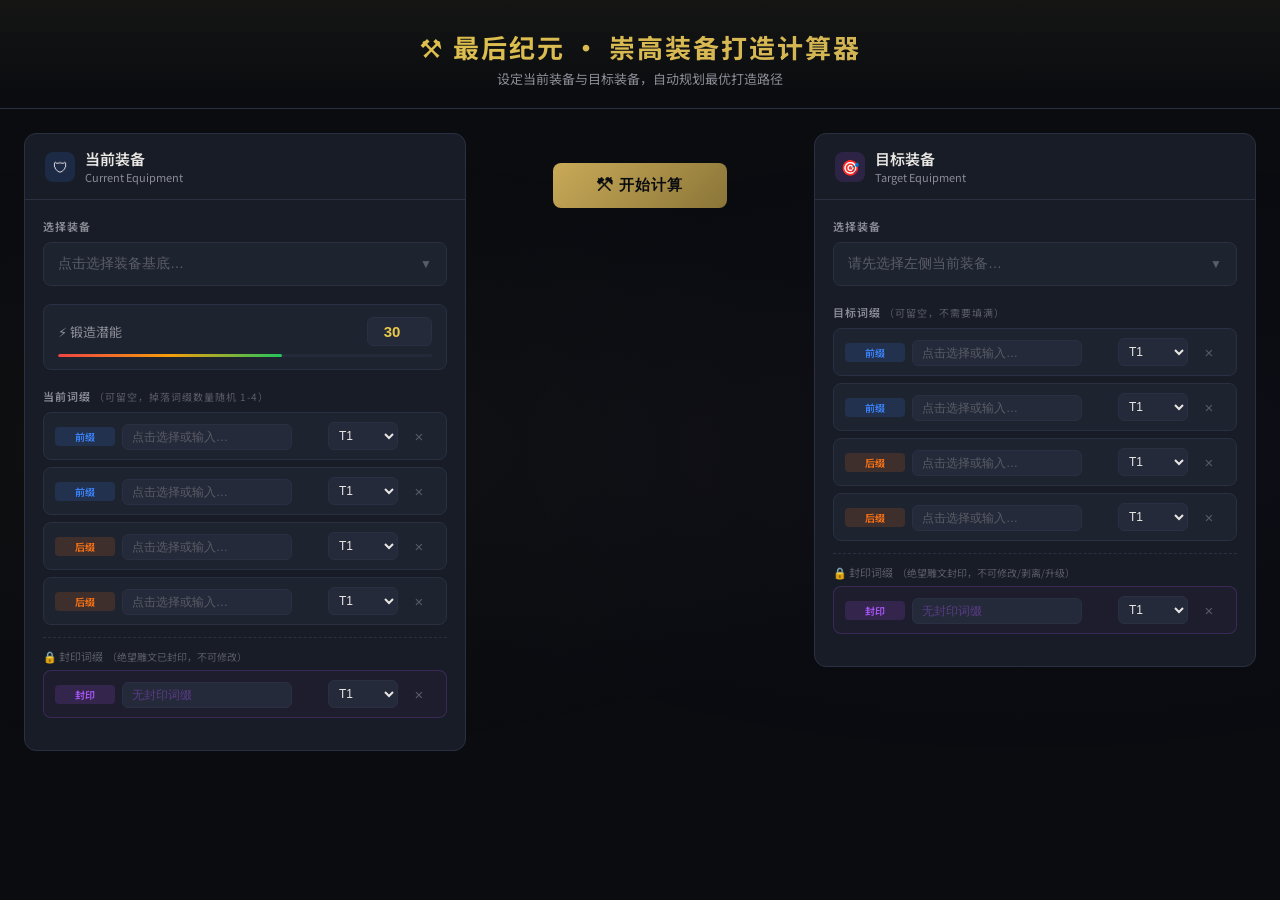
<file: 崇高装备打造计算器.html>
<!DOCTYPE html>
<html lang="zh-CN">
<head>
<meta charset="UTF-8">
<meta name="viewport" content="width=device-width, initial-scale=1.0">
<title>最后纪元 - 崇高装备打造计算器</title>
<style>
  @import url('https://fonts.googleapis.com/css2?family=Noto+Sans+SC:wght@300;400;500;600;700&display=swap');
  :root {
    --bg-darkest: #0a0c10; --bg-dark: #12151c; --bg-panel: #181c26;
    --bg-card: #1e2330; --bg-input: #252a3a; --border: #2a3042;
    --border-focus: #4a6fa5; --text-primary: #e8e6e3; --text-secondary: #8a8d96;
    --text-muted: #5a5d66; --gold: #c9aa58; --gold-bright: #e8c94a;
    --gold-dim: #8a7538; --exalted: #a855f7; --success: #22c55e;
    --warning: #f59e0b; --danger: #ef4444; --prefix: #3b82f6; --suffix: #f97316;
    --rune: #06b6d4; --glyph: #ec4899; --radius: 8px; --radius-lg: 12px;
  }
  * { margin:0; padding:0; box-sizing:border-box; }
  body { font-family:'Noto Sans SC',system-ui,sans-serif; background:var(--bg-darkest); color:var(--text-primary); min-height:100vh; }
  body::before { content:''; position:fixed; inset:0; background:radial-gradient(ellipse at 20% 50%,rgba(201,170,88,.03) 0%,transparent 50%),radial-gradient(ellipse at 80% 50%,rgba(168,85,247,.03) 0%,transparent 50%); pointer-events:none; z-index:0; }
  .app { position:relative; z-index:1; }

  /* Header */
  .header { text-align:center; padding:28px 24px 20px; border-bottom:1px solid var(--border); background:linear-gradient(180deg,rgba(201,170,88,.06) 0%,transparent 100%); }
  .header h1 { font-size:26px; font-weight:700; background:linear-gradient(135deg,var(--gold-bright),var(--gold)); -webkit-background-clip:text; -webkit-text-fill-color:transparent; letter-spacing:2px; }
  .header p { color:var(--text-secondary); font-size:13px; margin-top:4px; }

  /* Main layout */
  .main { max-width:1400px; margin:0 auto; padding:24px; display:grid; grid-template-columns:1fr auto 1fr; gap:24px; align-items:start; }

  /* Panels */
  .panel { background:var(--bg-panel); border:1px solid var(--border); border-radius:var(--radius-lg); }
  .panel-header { padding:14px 20px; border-bottom:1px solid var(--border); display:flex; align-items:center; gap:10px; }
  .panel-header .icon { width:30px; height:30px; border-radius:8px; display:flex; align-items:center; justify-content:center; font-size:15px; }
  .panel-header h2 { font-size:15px; font-weight:600; }
  .panel-header .subtitle { font-size:11px; color:var(--text-secondary); }
  .panel-body { padding:18px; }
  .current-panel .icon { background:rgba(59,130,246,.15); }
  .target-panel .icon { background:rgba(168,85,247,.15); }

  /* Section label */
  .section-label { font-size:11px; font-weight:600; color:var(--text-secondary); text-transform:uppercase; letter-spacing:1px; margin-bottom:8px; }

  /* Equipment selector button */
  .equip-selector { margin-bottom:18px; }
  .equip-btn {
    width:100%; padding:12px 14px; background:var(--bg-card); border:1px solid var(--border);
    border-radius:var(--radius); cursor:pointer; display:flex; align-items:center; justify-content:space-between;
    transition:all .15s; color:var(--text-primary); font-size:14px;
  }
  .equip-btn:hover { border-color:var(--gold-dim); }
  .equip-btn.has-value { border-color:var(--gold-dim); background:rgba(201,170,88,.06); }
  .equip-btn .placeholder { color:var(--text-muted); }
  .equip-btn .arrow { color:var(--text-muted); font-size:12px; }
  .equip-btn .selected-name { font-weight:500; }
  .equip-btn .selected-cat { font-size:11px; color:var(--text-secondary); margin-left:6px; }
  .equip-clear { width:24px; height:24px; background:transparent; border:none; color:var(--text-muted); cursor:pointer; font-size:14px; border-radius:4px; display:none; align-items:center; justify-content:center; flex-shrink:0; }
  .equip-clear:hover { color:var(--danger); background:rgba(239,68,68,.1); }
  .equip-btn.has-value .equip-clear { display:flex; }

  /* FP section */
  .fp-section { margin-bottom:18px; padding:12px 14px; background:var(--bg-card); border-radius:var(--radius); border:1px solid var(--border); }
  .fp-row { display:flex; align-items:center; justify-content:space-between; gap:12px; }
  .fp-label { font-size:13px; color:var(--text-secondary); display:flex; align-items:center; gap:6px; }
  .fp-input { width:65px; padding:5px 8px; background:var(--bg-input); border:1px solid var(--border); border-radius:6px; color:var(--gold-bright); font-size:15px; font-weight:600; text-align:center; outline:none; }
  .fp-input:focus { border-color:var(--gold); }
  .fp-bar { margin-top:8px; height:3px; background:var(--bg-input); border-radius:2px; overflow:hidden; }
  .fp-bar-fill { height:100%; background:linear-gradient(90deg,var(--danger),var(--warning),var(--success)); border-radius:2px; transition:width .3s; }

  /* Affix list */
  .affix-section { margin-bottom:14px; }
  .affix-list { display:flex; flex-direction:column; gap:7px; overflow:visible; }
  .affix-slot {
    display:grid; grid-template-columns:60px 1fr 70px 30px; gap:7px; align-items:center;
    padding:9px 11px; background:var(--bg-card); border:1px solid var(--border); border-radius:var(--radius); transition:border-color .15s;
  }
  .affix-slot { overflow:visible; }
  .affix-slot:hover { border-color:var(--border-focus); }
  .affix-type { font-size:10px; font-weight:600; padding:2px 7px; border-radius:4px; text-align:center; }
  .affix-type.prefix { background:rgba(59,130,246,.15); color:var(--prefix); }
  .affix-type.suffix { background:rgba(249,115,22,.15); color:var(--suffix); }
  .affix-name-input { padding:5px 9px; background:var(--bg-input); border:1px solid var(--border); border-radius:6px; color:var(--text-primary); font-size:12px; outline:none; }
  .affix-name-input:focus { border-color:var(--border-focus); }
  .affix-name-input::placeholder { color:var(--text-muted); }
  .tier-select { padding:5px 6px; background:var(--bg-input); border:1px solid var(--border); border-radius:6px; color:var(--text-primary); font-size:12px; outline:none; cursor:pointer; }
  .affix-remove { width:28px; height:28px; background:transparent; border:none; border-radius:6px; color:var(--text-muted); cursor:pointer; display:flex; align-items:center; justify-content:center; font-size:15px; }
  .affix-remove:hover { color:var(--danger); background:rgba(239,68,68,.1); }
  .add-affix-btn { width:100%; padding:7px; background:transparent; border:1px dashed var(--border); border-radius:var(--radius); color:var(--text-muted); font-size:12px; cursor:pointer; margin-top:4px; }
  .add-affix-btn:hover { border-color:var(--gold-dim); color:var(--gold); }

  /* Sealed affix */
  .sealed-section { margin-top:12px; padding-top:10px; border-top:1px dashed var(--border); }
  .sealed-label { font-size:11px; color:var(--text-muted); margin-bottom:6px; display:flex; align-items:center; gap:4px; }
  .sealed-slot { background:rgba(168,85,247,.04); border-color:rgba(168,85,247,.2); }
  .sealed-slot .affix-type.sealed { background:rgba(168,85,247,.15); color:var(--exalted); }
  .sealed-slot .affix-name-input { color:var(--exalted); }
  .sealed-slot .affix-name-input::placeholder { color:rgba(168,85,247,.4); }

  /* Center column */
  .center-col { display:flex; flex-direction:column; align-items:center; gap:18px; padding-top:30px; min-width:300px; }
  .calc-btn {
    padding:13px 44px; background:linear-gradient(135deg,var(--gold),var(--gold-dim)); border:none;
    border-radius:var(--radius); color:var(--bg-darkest); font-size:15px; font-weight:700; cursor:pointer;
    letter-spacing:1px; transition:all .2s; position:relative; overflow:hidden;
  }
  .calc-btn:hover { transform:translateY(-1px); box-shadow:0 4px 20px rgba(201,170,88,.3); }

  /* Steps panel */
  .steps-panel { width:100%; background:var(--bg-panel); border:1px solid var(--border); border-radius:var(--radius-lg); overflow:hidden; display:none; }
  .steps-panel.visible { display:block; }
  .steps-header { padding:12px 18px; border-bottom:1px solid var(--border); display:flex; justify-content:space-between; align-items:center; }
  .steps-header h3 { font-size:14px; font-weight:600; }
  .steps-body { padding:14px 18px; }

  .overall-rate { display:flex; align-items:center; gap:14px; padding:12px 14px; background:var(--bg-card); border-radius:var(--radius); border:1px solid var(--border); margin-bottom:14px; }
  .rate-circle { width:50px; height:50px; border-radius:50%; display:flex; align-items:center; justify-content:center; font-size:14px; font-weight:700; flex-shrink:0; position:relative; }
  .rate-circle::before { content:''; position:absolute; inset:0; border-radius:50%; border:3px solid var(--border); }
  .rate-circle.high { color:var(--success); } .rate-circle.high::before { border-color:var(--success); }
  .rate-circle.mid { color:var(--warning); } .rate-circle.mid::before { border-color:var(--warning); }
  .rate-circle.low { color:var(--danger); } .rate-circle.low::before { border-color:var(--danger); }
  .rate-info { flex:1; }
  .rate-info .label { font-size:11px; color:var(--text-secondary); }
  .rate-info .value { font-size:18px; font-weight:700; }
  .rate-info .detail { font-size:11px; color:var(--text-muted); margin-top:2px; }

  .step-list { display:flex; flex-direction:column; gap:7px; }
  .step-card { display:grid; grid-template-columns:32px 1fr auto; gap:10px; align-items:start; padding:10px 12px; background:var(--bg-card); border:1px solid var(--border); border-radius:var(--radius); }
  .step-num { width:28px; height:28px; border-radius:50%; background:var(--bg-input); display:flex; align-items:center; justify-content:center; font-size:12px; font-weight:600; color:var(--gold); flex-shrink:0; }
  .step-action { font-size:12px; font-weight:500; margin-bottom:3px; }
  .step-action .highlight { color:var(--gold); font-weight:600; }
  .step-materials { display:flex; flex-wrap:wrap; gap:5px; margin-bottom:3px; }
  .material-tag { font-size:10px; padding:1px 7px; border-radius:4px; }
  .material-tag.glyph { background:rgba(236,72,153,.12); color:var(--glyph); }
  .material-tag.rune { background:rgba(6,182,212,.12); color:var(--rune); }
  .step-goal { font-size:11px; color:var(--text-secondary); }
  .step-rate { text-align:right; flex-shrink:0; }
  .step-rate .rate-val { font-size:14px; font-weight:700; }
  .step-rate .rate-val.high { color:var(--success); }
  .step-rate .rate-val.mid { color:var(--warning); }
  .step-rate .rate-val.low { color:var(--danger); }
  .step-rate .rate-label { font-size:10px; color:var(--text-muted); }

  .update-section { margin-top:14px; padding:12px 14px; background:var(--bg-card); border-radius:var(--radius); border:1px solid var(--border); }
  .update-section p { font-size:11px; color:var(--text-secondary); margin-bottom:8px; }
  .update-btn { width:100%; padding:9px; background:var(--bg-input); border:1px solid var(--border); border-radius:var(--radius); color:var(--gold); font-size:12px; font-weight:600; cursor:pointer; }
  .update-btn:hover { border-color:var(--gold); background:rgba(201,170,88,.08); }

  /* ===== Equipment Picker Modal ===== */
  .modal-overlay {
    position:fixed; inset:0; background:rgba(0,0,0,.6); z-index:1000;
    display:none; align-items:center; justify-content:center;
    backdrop-filter:blur(4px);
  }
  .modal-overlay.open { display:flex; }
  .modal {
    background:var(--bg-panel); border:1px solid var(--border); border-radius:var(--radius-lg);
    width:680px; max-height:80vh; display:flex; flex-direction:column; overflow:hidden;
    box-shadow:0 20px 60px rgba(0,0,0,.5);
  }
  .modal-header { padding:14px 18px; border-bottom:1px solid var(--border); display:flex; align-items:center; justify-content:space-between; }
  .modal-header h3 { font-size:15px; font-weight:600; }
  .modal-close { width:28px; height:28px; background:transparent; border:none; color:var(--text-muted); cursor:pointer; font-size:18px; border-radius:6px; display:flex; align-items:center; justify-content:center; }
  .modal-close:hover { color:var(--text-primary); background:rgba(255,255,255,.05); }
  .modal-search { padding:10px 18px; border-bottom:1px solid var(--border); }
  .modal-search input { width:100%; padding:8px 12px; background:var(--bg-input); border:1px solid var(--border); border-radius:6px; color:var(--text-primary); font-size:13px; outline:none; }
  .modal-search input:focus { border-color:var(--border-focus); }
  .modal-search input::placeholder { color:var(--text-muted); }
  .modal-body { display:flex; flex:1; overflow:hidden; }
  .modal-cats { width:140px; border-right:1px solid var(--border); overflow-y:auto; padding:8px; flex-shrink:0; }
  .modal-cat-btn {
    width:100%; padding:8px 10px; background:transparent; border:none; border-radius:6px;
    color:var(--text-secondary); font-size:12px; cursor:pointer; text-align:left; transition:all .1s;
    display:flex; align-items:center; gap:6px;
  }
  .modal-cat-btn:hover { background:rgba(255,255,255,.05); color:var(--text-primary); }
  .modal-cat-btn.active { background:rgba(201,170,88,.1); color:var(--gold); font-weight:500; }
  .modal-cat-btn .count { font-size:10px; color:var(--text-muted); margin-left:auto; }
  .modal-items { flex:1; overflow-y:auto; padding:8px; }
  .modal-item {
    padding:8px 12px; border-radius:6px; cursor:pointer; font-size:13px;
    display:flex; align-items:center; justify-content:space-between;
    transition:background .1s;
  }
  .modal-item:hover { background:rgba(255,255,255,.05); }
  .modal-item.selected { background:rgba(201,170,88,.12); color:var(--gold); }
  .modal-item .item-name { font-weight:400; }
  .modal-item .item-level { font-size:11px; color:var(--text-muted); }
  .modal-empty { padding:20px; text-align:center; color:var(--text-muted); font-size:13px; }

  /* Same-category hint */
  .category-lock-hint {
    padding:8px 12px; background:rgba(201,170,88,.06); border:1px solid rgba(201,170,88,.15);
    border-radius:var(--radius); font-size:11px; color:var(--gold-dim); margin-bottom:14px;
    display:none;
  }
  .category-lock-hint.visible { display:block; }

  ::-webkit-scrollbar { width:5px; }
  ::-webkit-scrollbar-track { background:transparent; }
  ::-webkit-scrollbar-thumb { background:var(--border); border-radius:3px; }

  @media (max-width:1100px) {
    .main { grid-template-columns:1fr; max-width:600px; }
    .center-col { padding-top:0; order:-1; }
  }
</style>
</head>
<body>
<div class="app">
  <header class="header">
    <h1>⚒ 最后纪元 · 崇高装备打造计算器</h1>
    <p>设定当前装备与目标装备，自动规划最优打造路径</p>
  </header>

  <div class="main">
    <!-- Left: Current Equipment -->
    <div class="panel current-panel">
      <div class="panel-header">
        <div class="icon">🛡</div>
        <div><h2>当前装备</h2><div class="subtitle">Current Equipment</div></div>
      </div>
      <div class="panel-body">
        <div class="section-label">选择装备</div>
        <div class="equip-selector">
          <button class="equip-btn" id="currentEquipBtn" data-side="current">
            <span class="placeholder">点击选择装备基底…</span>
            <span class="arrow">▼</span>
            <span class="equip-clear" title="清除选择">×</span>
          </button>
        </div>

        <div class="fp-section">
          <div class="fp-row">
            <span class="fp-label">⚡ 锻造潜能</span>
            <input type="number" class="fp-input" id="currentFP" value="30" min="0" max="100">
          </div>
          <div class="fp-bar"><div class="fp-bar-fill" id="fpBar" style="width:60%"></div></div>
        </div>

        <div class="affix-section">
          <div class="section-label">当前词缀 <span style="font-size:10px;color:var(--text-muted);font-weight:400">（可留空，掉落词缀数量随机 1-4）</span></div>
          <div class="affix-list" id="currentAffixes">
            <div class="affix-slot">
              <span class="affix-type prefix">前缀</span>
              <div class="affix-dropdown-wrap" style="position:relative;"><input type="text" class="affix-name-input" placeholder="点击选择或输入…" autocomplete="off"><div class="affix-dropdown" style="display:none; position:absolute; top:100%; left:0; right:0; z-index:50; background:var(--bg-dark); border:1px solid var(--border); border-radius:6px; max-height:200px; overflow-y:auto; margin-top:2px;"></div></div>
              <select class="tier-select"><option value="1">T1</option><option value="2">T2</option><option value="3">T3</option><option value="4">T4</option><option value="5">T5</option><option value="6">T6★</option><option value="7">T7★</option></select>
              <button class="affix-remove" title="清除此词缀">×</button>
            </div>
            <div class="affix-slot">
              <span class="affix-type prefix">前缀</span>
              <div class="affix-dropdown-wrap" style="position:relative;"><input type="text" class="affix-name-input" placeholder="点击选择或输入…" autocomplete="off"><div class="affix-dropdown" style="display:none; position:absolute; top:100%; left:0; right:0; z-index:50; background:var(--bg-dark); border:1px solid var(--border); border-radius:6px; max-height:200px; overflow-y:auto; margin-top:2px;"></div></div>
              <select class="tier-select"><option value="1">T1</option><option value="2">T2</option><option value="3">T3</option><option value="4">T4</option><option value="5">T5</option><option value="6">T6★</option><option value="7">T7★</option></select>
              <button class="affix-remove" title="清除此词缀">×</button>
            </div>
            <div class="affix-slot">
              <span class="affix-type suffix">后缀</span>
              <div class="affix-dropdown-wrap" style="position:relative;"><input type="text" class="affix-name-input" placeholder="点击选择或输入…" autocomplete="off"><div class="affix-dropdown" style="display:none; position:absolute; top:100%; left:0; right:0; z-index:50; background:var(--bg-dark); border:1px solid var(--border); border-radius:6px; max-height:200px; overflow-y:auto; margin-top:2px;"></div></div>
              <select class="tier-select"><option value="1">T1</option><option value="2">T2</option><option value="3">T3</option><option value="4">T4</option><option value="5">T5</option><option value="6">T6★</option><option value="7">T7★</option></select>
              <button class="affix-remove" title="清除此词缀">×</button>
            </div>
            <div class="affix-slot">
              <span class="affix-type suffix">后缀</span>
              <div class="affix-dropdown-wrap" style="position:relative;"><input type="text" class="affix-name-input" placeholder="点击选择或输入…" autocomplete="off"><div class="affix-dropdown" style="display:none; position:absolute; top:100%; left:0; right:0; z-index:50; background:var(--bg-dark); border:1px solid var(--border); border-radius:6px; max-height:200px; overflow-y:auto; margin-top:2px;"></div></div>
              <select class="tier-select"><option value="1">T1</option><option value="2">T2</option><option value="3">T3</option><option value="4">T4</option><option value="5">T5</option><option value="6">T6★</option><option value="7">T7★</option></select>
              <button class="affix-remove" title="清除此词缀">×</button>
            </div>
          </div>
          <!-- Sealed affix slot -->
          <div class="sealed-section">
            <div class="sealed-label">🔒 封印词缀 <span style="font-size:10px;color:var(--text-muted);font-weight:400">（绝望雕文已封印，不可修改）</span></div>
            <div class="affix-slot sealed-slot">
              <span class="affix-type sealed">封印</span>
              <div class="affix-dropdown-wrap" style="position:relative;"><input type="text" class="affix-name-input" placeholder="无封印词缀" autocomplete="off"><div class="affix-dropdown" style="display:none; position:absolute; top:100%; left:0; right:0; z-index:50; background:var(--bg-dark); border:1px solid var(--border); border-radius:6px; max-height:200px; overflow-y:auto; margin-top:2px;"></div></div>
              <select class="tier-select"><option value="1" selected>T1</option><option value="2">T2</option><option value="3">T3</option><option value="4">T4</option><option value="5">T5</option></select>
              <button class="affix-remove" title="清除此词缀">×</button>
            </div>
          </div>
        </div>
      </div>
    </div>

    <!-- Center -->
    <div class="center-col">
      <button class="calc-btn" id="calcBtn">⚒ 开始计算</button>
      <div class="steps-panel" id="stepsPanel">
        <div class="steps-header">
          <h3>📋 打造步骤</h3>
          <span style="font-size:11px;color:var(--text-muted)" id="stepCount"></span>
        </div>
        <div class="steps-body">
          <div class="overall-rate" id="overallRate">
            <div class="rate-circle mid" id="rateCircle">?</div>
            <div class="rate-info">
              <div class="label">整体成功率</div>
              <div class="value" id="rateValue">—</div>
              <div class="detail" id="rateDetail">点击计算开始</div>
            </div>
          </div>
          <div class="step-list" id="stepList"></div>
          <div class="update-section">
            <p>💡 每步操作后，在左侧更新实际结果，然后点击下方按钮重新计算。</p>
            <button class="update-btn" id="updateBtn">🔄 更新装备状态并重新计算</button>
          </div>
        </div>
      </div>
    </div>

    <!-- Right: Target Equipment -->
    <div class="panel target-panel">
      <div class="panel-header">
        <div class="icon">🎯</div>
        <div><h2>目标装备</h2><div class="subtitle">Target Equipment</div></div>
      </div>
      <div class="panel-body">
        <div class="section-label">选择装备</div>
        <div class="category-lock-hint" id="categoryLockHint">
          🔒 目标装备必须与当前装备为同一部位类型（雕文·嫉妒限制）
        </div>
        <div class="equip-selector">
          <button class="equip-btn" id="targetEquipBtn" data-side="target">
            <span class="placeholder">请先选择左侧当前装备…</span>
            <span class="arrow">▼</span>
            <span class="equip-clear" title="清除选择">×</span>
          </button>
        </div>

        <div class="affix-section">
          <div class="section-label">目标词缀 <span style="font-size:10px;color:var(--text-muted);font-weight:400">（可留空，不需要填满）</span></div>
          <div class="affix-list" id="targetAffixes">
            <div class="affix-slot">
              <span class="affix-type prefix">前缀</span>
              <div class="affix-dropdown-wrap" style="position:relative;"><input type="text" class="affix-name-input" placeholder="点击选择或输入…" autocomplete="off"><div class="affix-dropdown" style="display:none; position:absolute; top:100%; left:0; right:0; z-index:50; background:var(--bg-dark); border:1px solid var(--border); border-radius:6px; max-height:200px; overflow-y:auto; margin-top:2px;"></div></div>
              <select class="tier-select"><option value="1">T1</option><option value="2">T2</option><option value="3">T3</option><option value="4">T4</option><option value="5">T5</option><option value="6">T6★</option><option value="7">T7★</option></select>
              <button class="affix-remove" title="清除此词缀">×</button>
            </div>
            <div class="affix-slot">
              <span class="affix-type prefix">前缀</span>
              <div class="affix-dropdown-wrap" style="position:relative;"><input type="text" class="affix-name-input" placeholder="点击选择或输入…" autocomplete="off"><div class="affix-dropdown" style="display:none; position:absolute; top:100%; left:0; right:0; z-index:50; background:var(--bg-dark); border:1px solid var(--border); border-radius:6px; max-height:200px; overflow-y:auto; margin-top:2px;"></div></div>
              <select class="tier-select"><option value="1">T1</option><option value="2">T2</option><option value="3">T3</option><option value="4">T4</option><option value="5">T5</option><option value="6">T6★</option><option value="7">T7★</option></select>
              <button class="affix-remove" title="清除此词缀">×</button>
            </div>
            <div class="affix-slot">
              <span class="affix-type suffix">后缀</span>
              <div class="affix-dropdown-wrap" style="position:relative;"><input type="text" class="affix-name-input" placeholder="点击选择或输入…" autocomplete="off"><div class="affix-dropdown" style="display:none; position:absolute; top:100%; left:0; right:0; z-index:50; background:var(--bg-dark); border:1px solid var(--border); border-radius:6px; max-height:200px; overflow-y:auto; margin-top:2px;"></div></div>
              <select class="tier-select"><option value="1">T1</option><option value="2">T2</option><option value="3">T3</option><option value="4">T4</option><option value="5">T5</option><option value="6">T6★</option><option value="7">T7★</option></select>
              <button class="affix-remove" title="清除此词缀">×</button>
            </div>
            <div class="affix-slot">
              <span class="affix-type suffix">后缀</span>
              <div class="affix-dropdown-wrap" style="position:relative;"><input type="text" class="affix-name-input" placeholder="点击选择或输入…" autocomplete="off"><div class="affix-dropdown" style="display:none; position:absolute; top:100%; left:0; right:0; z-index:50; background:var(--bg-dark); border:1px solid var(--border); border-radius:6px; max-height:200px; overflow-y:auto; margin-top:2px;"></div></div>
              <select class="tier-select"><option value="1">T1</option><option value="2">T2</option><option value="3">T3</option><option value="4">T4</option><option value="5">T5</option><option value="6">T6★</option><option value="7">T7★</option></select>
              <button class="affix-remove" title="清除此词缀">×</button>
            </div>
          </div>
          <!-- Sealed affix slot (Glyph of Despair) -->
          <div class="sealed-section">
            <div class="sealed-label">🔒 封印词缀 <span style="font-size:10px;color:var(--text-muted);font-weight:400">（绝望雕文封印，不可修改/剥离/升级）</span></div>
            <div class="affix-slot sealed-slot">
              <span class="affix-type sealed">封印</span>
              <div class="affix-dropdown-wrap" style="position:relative;"><input type="text" class="affix-name-input" placeholder="无封印词缀" autocomplete="off"><div class="affix-dropdown" style="display:none; position:absolute; top:100%; left:0; right:0; z-index:50; background:var(--bg-dark); border:1px solid var(--border); border-radius:6px; max-height:200px; overflow-y:auto; margin-top:2px;"></div></div>
              <select class="tier-select"><option value="1">T1</option><option value="2">T2</option><option value="3">T3</option><option value="4">T4</option><option value="5">T5</option><option value="6">T6★</option><option value="7">T7★</option></select>
              <button class="affix-remove" title="清除此词缀">×</button>
            </div>
          </div>
        </div>
      </div>
    </div>
  </div>
</div>

<!-- Equipment Picker Modal -->
<div class="modal-overlay" id="modalOverlay">
  <div class="modal">
    <div class="modal-header">
      <h3 id="modalTitle">选择装备</h3>
      <button class="modal-close" id="modalClose">×</button>
    </div>
    <div class="modal-search">
      <input type="text" id="modalSearch" placeholder="搜索装备名称…">
    </div>
    <div class="modal-body">
      <div class="modal-cats" id="modalCats"></div>
      <div class="modal-items" id="modalItems"></div>
    </div>
  </div>
</div>

<script>
const AFFIX_DATA = {"头盔":{"prefix":[{"id":21,"name":"暴风打击法术伤害","maxTier":8},{"id":34,"name":"魔力","maxTier":8},{"id":53,"name":"伤害由魔力优先承受而非生命","maxTier":8},{"id":70,"name":"召唤物生命","maxTier":8},{"id":71,"name":"召唤物躲避值","maxTier":8},{"id":73,"name":"召唤物生命再生","maxTier":8},{"id":331,"name":"魔力","maxTier":8},{"id":334,"name":"图腾法术伤害","maxTier":8},{"id":335,"name":"提高变形期间冷却恢复速度","maxTier":8},{"id":336,"name":"召唤物暴击伤害加成","maxTier":8},{"id":337,"name":"召唤物法术暴击几率","maxTier":8},{"id":338,"name":"变形期间暴击伤害加成","maxTier":8},{"id":339,"name":"冻伤冰霜抗性穿透","maxTier":8},{"id":341,"name":"每层冰缓冻结率","maxTier":8},{"id":342,"name":"图腾施法速度","maxTier":8},{"id":346,"name":"召唤物近战伤害转化为生命偷取","maxTier":8},{"id":347,"name":"召唤物击中时施加流血几率","maxTier":8},{"id":349,"name":"变形期间近战伤害","maxTier":8},{"id":350,"name":"变形期间法术伤害","maxTier":8},{"id":351,"name":"变形期间持续伤害","maxTier":8},{"id":352,"name":"图腾暴击几率","maxTier":8},{"id":353,"name":"提高鲨鱼之势效果","maxTier":8},{"id":354,"name":"提高野猪之势持续时间","maxTier":8},{"id":355,"name":"提高毒蛇之势效果","maxTier":8},{"id":356,"name":"提高猞猁之势效果","maxTier":8},{"id":357,"name":"图腾伤害","maxTier":8},{"id":358,"name":"流血物理抗性穿透","maxTier":8},{"id":359,"name":"持剑时近战物理伤害","maxTier":8},{"id":363,"name":"持斧击中时施加流血几率","maxTier":8},{"id":364,"name":"持锤时近战物理伤害","maxTier":8},{"id":365,"name":"承受虚空伤害转化为物理伤害","maxTier":8},{"id":366,"name":"承受腐化伤害转化为物理伤害","maxTier":8},{"id":367,"name":"承受毒素伤害转化为物理伤害","maxTier":8},{"id":368,"name":"投掷攻击暴击几率","maxTier":8},{"id":369,"name":"引导消耗","maxTier":8},{"id":370,"name":"提高护甲粉碎效果","maxTier":8},{"id":371,"name":"火焰持续伤害","maxTier":8},{"id":372,"name":"虚空持续伤害","maxTier":8},{"id":373,"name":"提高技能回响伤害","maxTier":8},{"id":374,"name":"提高深渊腐朽持续时间","maxTier":8},{"id":376,"name":"撕裂击中敌人时恢复魔力","maxTier":8},{"id":377,"name":"直接施放惩戒时恢复魔力","maxTier":8},{"id":378,"name":"提高飞锤投掷伤害","maxTier":8},{"id":379,"name":"提高盾牌投掷暴击几率","maxTier":8},{"id":380,"name":"提高熔炉之怒伤害","maxTier":8},{"id":381,"name":"提高法术暴击几率（最大魔力超过300时翻倍）","maxTier":8},{"id":383,"name":"引导期间法术伤害","maxTier":8},{"id":384,"name":"召唤物冻结率加成","maxTier":8},{"id":385,"name":"闪电技能暴击伤害加成","maxTier":8},{"id":386,"name":"引导期间法术伤害转化为生命偷取","maxTier":8},{"id":387,"name":"冰霜技能击中时施加冻伤几率","maxTier":8},{"id":388,"name":"冰霜持续伤害","maxTier":8},{"id":389,"name":"火焰持续伤害","maxTier":8},{"id":390,"name":"近战元素伤害","maxTier":8},{"id":391,"name":"点燃几率于火焰技能击中时","maxTier":8},{"id":392,"name":"闪电技能击中时施加感电几率","maxTier":8},{"id":393,"name":"暴击时施放火焰光环几率（每秒至多3次）","maxTier":8},{"id":394,"name":"提高火焰光环伤害","maxTier":8},{"id":396,"name":"几率施放火焰光环于被击中时（每秒至多3次）","maxTier":8},{"id":398,"name":"火焰技能击杀时施放火焰光环几率（每秒至多3次）","maxTier":8},{"id":399,"name":"近战击中时施加火花电荷几率","maxTier":8},{"id":400,"name":"魔力消耗转化为能量护盾","maxTier":8},{"id":401,"name":"变形期间物理伤害","maxTier":8},{"id":402,"name":"变形期间腐化伤害","maxTier":8},{"id":410,"name":"提高骷髅法师伤害","maxTier":8},{"id":412,"name":"收割伤害转化为生命偷取","maxTier":8},{"id":413,"name":"召唤物承受伤害反射到至攻击者","maxTier":8},{"id":415,"name":"饥渴灵魂击杀时获得20点能量护盾几率","maxTier":8},{"id":420,"name":"每个骷髅法师使提高法术伤害","maxTier":8},{"id":421,"name":"击中时施加咒蚀几率","maxTier":8},{"id":422,"name":"变形期间伤害转化为生命偷取","maxTier":8},{"id":423,"name":"降低法术生命消耗","maxTier":8},{"id":424,"name":"物理法术暴击几率","maxTier":8},{"id":435,"name":"施放血肉转移时施放骨刺几率","maxTier":8},{"id":437,"name":"生成影子时获得能量护盾","maxTier":8},{"id":439,"name":"提高影子攻击伤害","maxTier":8},{"id":440,"name":"伤害偏斜时恢复生命","maxTier":8},{"id":442,"name":"被击中后使躲避值","maxTier":8},{"id":448,"name":"每装备一把匕首提高暴击几率","maxTier":8},{"id":453,"name":"每装备一把匕首使毒素几率","maxTier":8},{"id":457,"name":"双持时增加物理投掷伤害","maxTier":8},{"id":459,"name":"持剑时提高伤害","maxTier":8},{"id":461,"name":"持匕首时提高伤害","maxTier":8},{"id":463,"name":"持弓时提高伤害","maxTier":8},{"id":468,"name":"点燃火焰抗性穿透","maxTier":8},{"id":469,"name":"提高中毒持续时间","maxTier":8},{"id":471,"name":"投掷物理伤害","maxTier":8},{"id":477,"name":"弓击中时粉碎护甲几率","maxTier":8},{"id":481,"name":"提高护甲粉碎持续时间","maxTier":8},{"id":483,"name":"弓箭击中时施加点燃几率","maxTier":8},{"id":485,"name":"弓箭击中时施加点燃几率","maxTier":8},{"id":487,"name":"暗影匕首物理抗性穿透","maxTier":8},{"id":489,"name":"弓箭元素伤害","maxTier":8},{"id":494,"name":"弓箭击中时施加流血几率","maxTier":8},{"id":496,"name":"提高灰烬打击第一击范围","maxTier":8},{"id":498,"name":"提高乱舞暴击几率","maxTier":8},{"id":501,"name":"力量","maxTier":8},{"id":502,"name":"智力","maxTier":8},{"id":503,"name":"敏捷","maxTier":8},{"id":504,"name":"协调","maxTier":8},{"id":505,"name":"活力","maxTier":8},{"id":509,"name":"提高爆炸箭矢范围","maxTier":8},{"id":511,"name":"每支箭矢使多重射击提高伤害","maxTier":8},{"id":513,"name":"提高箭雨持续时间","maxTier":8},{"id":515,"name":"每个激活影子使暗影圆舞斩提高伤害","maxTier":8},{"id":517,"name":"手里剑击中时施加流血几率","maxTier":8},{"id":521,"name":"提高酸液瓶范围","maxTier":8},{"id":524,"name":"提高影舞打击范围","maxTier":8},{"id":526,"name":"同步打击魔力效率","maxTier":8},{"id":528,"name":"诱饵魔力效率","maxTier":8},{"id":530,"name":"施放烟雾弹时获得能量护盾","maxTier":8},{"id":532,"name":"施放瞬影时获得能量护盾","maxTier":8},{"id":648,"name":"风暴乌鸦法术伤害","maxTier":8},{"id":655,"name":"标枪投掷增加闪电投掷伤害","maxTier":8},{"id":666,"name":"提高藤蔓攻击与施法速度","maxTier":8},{"id":688,"name":"提高烈焰冲刺的速度和距离","maxTier":8},{"id":690,"name":"几率在直接施放符文箭或火球时获得20法力","maxTier":8},{"id":691,"name":"符文乞灵每消耗一个符文所获得的护盾","maxTier":8},{"id":737,"name":"集结风暴击中敌人时获得风暴堆叠几率","maxTier":8},{"id":747,"name":"直接施放混沌箭时额外发射3枚射弹几率","maxTier":8},{"id":749,"name":"诅咒法术伤害","maxTier":8},{"id":762,"name":"追心箭反曲几率","maxTier":8},{"id":764,"name":"闪电技能击中时施加触电几率","maxTier":8},{"id":765,"name":"虚空技能击中时施加时间腐朽几率","maxTier":8},{"id":332,"name":"护甲与召唤物护甲","maxTier":8},{"id":333,"name":"共享·闪电伤害","maxTier":8},{"id":340,"name":"共享·冰霜伤害","maxTier":8},{"id":343,"name":"共享·流血持续时间","maxTier":8},{"id":344,"name":"共享·提高法术伤害","maxTier":8},{"id":345,"name":"共享·提高近战伤害","maxTier":8},{"id":360,"name":"提高物理伤害与流血持续时间","maxTier":8},{"id":361,"name":"提高火焰伤害与点燃持续时间","maxTier":8},{"id":362,"name":"提高虚空伤害与增加法术虚空伤害","maxTier":8},{"id":404,"name":"共享·提高火焰伤害","maxTier":8},{"id":405,"name":"共享·提高腐化伤害","maxTier":8},{"id":406,"name":"共享·击中时施加流血几率","maxTier":8},{"id":407,"name":"共享·提高流血持续时间","maxTier":8},{"id":408,"name":"共享·流血物理抗性穿透","maxTier":8},{"id":409,"name":"共享·物理伤害转化为生命偷取","maxTier":8},{"id":414,"name":"毒素伤害与毒素抗性","maxTier":8},{"id":416,"name":"提高你与你的召唤物暴击几率","maxTier":8},{"id":418,"name":"提高血液剥离与鲜血飞溅伤害","maxTier":8},{"id":419,"name":"骷髅与骷髅法师暴击几率","maxTier":8},{"id":519,"name":"手里剑闪电伤害","maxTier":8},{"id":540,"name":"召唤野狼等级","maxTier":8},{"id":543,"name":"召唤荆棘图腾等级","maxTier":8},{"id":544,"name":"召唤树人等级","maxTier":8},{"id":546,"name":"元素新星等级","maxTier":8},{"id":548,"name":"火球术穿透几率","maxTier":8},{"id":552,"name":"传送等级","maxTier":8},{"id":555,"name":"召唤野熊等级","maxTier":8},{"id":556,"name":"静电球等级","maxTier":8},{"id":557,"name":"闪电冲击等级","maxTier":8},{"id":559,"name":"根须纠缠等级","maxTier":8},{"id":560,"name":"放逐等级","maxTier":8},{"id":562,"name":"吞噬球等级","maxTier":8},{"id":566,"name":"时间回溯等级","maxTier":8},{"id":569,"name":"复仇等级","maxTier":8},{"id":570,"name":"盾牌投掷等级","maxTier":8},{"id":575,"name":"专注等级","maxTier":8},{"id":577,"name":"饥渴灵魂等级","maxTier":8},{"id":578,"name":"血液剥离等级","maxTier":8},{"id":580,"name":"召唤白骨魔像等级","maxTier":8},{"id":582,"name":"骨刺等级","maxTier":8},{"id":585,"name":"召唤风暴图腾等级","maxTier":8},{"id":592,"name":"环形盾阵等级","maxTier":8},{"id":598,"name":"附魔武器等级","maxTier":8},{"id":602,"name":"熊人形态等级","maxTier":8},{"id":604,"name":"显化铠甲等级","maxTier":8},{"id":611,"name":"手里剑等级","maxTier":8},{"id":613,"name":"多重射击等级","maxTier":8},{"id":614,"name":"穿刺等级","maxTier":8},{"id":615,"name":"诱饵等级","maxTier":8},{"id":620,"name":"同步打击等级","maxTier":8},{"id":629,"name":"地震等级","maxTier":8},{"id":631,"name":"熔炉之怒等级","maxTier":8},{"id":634,"name":"精神瘟疫等级","maxTier":8},{"id":636,"name":"死亡封印等级","maxTier":8},{"id":638,"name":"黑暗箭袋等级","maxTier":8},{"id":647,"name":"召唤自爆僵尸等级","maxTier":8},{"id":681,"name":"符文箭等级","maxTier":8},{"id":682,"name":"符文乞灵等级","maxTier":8},{"id":693,"name":"火焰乞灵的穿透","maxTier":8},{"id":694,"name":"寒冷乞灵的穿透","maxTier":8},{"id":695,"name":"冰霜墙持续时长和冻伤几率","maxTier":8},{"id":696,"name":"闪电乞灵的穿透","maxTier":8},{"id":726,"name":"治愈之手等级","maxTier":8},{"id":727,"name":"驯鹰术等级","maxTier":8},{"id":734,"name":"混沌箭等级","maxTier":8},{"id":735,"name":"鬼焰等级","maxTier":8},{"id":739,"name":"俯冲轰炸伤害与范围","maxTier":8},{"id":1090,"name":"剑刃风暴等级","maxTier":8}],"suffix":[{"id":1,"name":"护甲","maxTier":8},{"id":7,"name":"虚空抗性","maxTier":8},{"id":8,"name":"躲避值","maxTier":8},{"id":10,"name":"腐化抗性","maxTier":8},{"id":13,"name":"火焰抗性","maxTier":8},{"id":17,"name":"冰霜抗性","maxTier":8},{"id":19,"name":"毒素抗性","maxTier":8},{"id":22,"name":"生命再生","maxTier":8},{"id":24,"name":"闪电抗性","maxTier":8},{"id":25,"name":"生命","maxTier":8},{"id":31,"name":"护甲","maxTier":8},{"id":45,"name":"物理抗性","maxTier":8},{"id":52,"name":"生命","maxTier":8},{"id":80,"name":"元素抗性","maxTier":8},{"id":90,"name":"每秒生命再生","maxTier":8},{"id":92,"name":"耐伤","maxTier":8},{"id":382,"name":"每秒获得能量护盾","maxTier":8},{"id":97,"name":"暴击避免与增加躲避值","maxTier":8},{"id":715,"name":"护甲与降低承受暴击额外伤害","maxTier":8}]},"胸甲":{"prefix":[{"id":34,"name":"魔力","maxTier":8},{"id":53,"name":"伤害由魔力优先承受而非生命","maxTier":8},{"id":70,"name":"召唤物生命","maxTier":8},{"id":95,"name":"伤害反射至攻击者","maxTier":8},{"id":96,"name":"伤害反射","maxTier":8},{"id":331,"name":"魔力","maxTier":8},{"id":334,"name":"图腾法术伤害","maxTier":8},{"id":336,"name":"召唤物暴击伤害加成","maxTier":8},{"id":337,"name":"召唤物法术暴击几率","maxTier":8},{"id":338,"name":"变形期间暴击伤害加成","maxTier":8},{"id":339,"name":"冻伤冰霜抗性穿透","maxTier":8},{"id":341,"name":"每层冰缓冻结率","maxTier":8},{"id":342,"name":"图腾施法速度","maxTier":8},{"id":346,"name":"召唤物近战伤害转化为生命偷取","maxTier":8},{"id":347,"name":"召唤物击中时施加流血几率","maxTier":8},{"id":348,"name":"召唤物近战暴击几率","maxTier":8},{"id":349,"name":"变形期间近战伤害","maxTier":8},{"id":350,"name":"变形期间法术伤害","maxTier":8},{"id":351,"name":"变形期间持续伤害","maxTier":8},{"id":352,"name":"图腾暴击几率","maxTier":8},{"id":353,"name":"提高鲨鱼之势效果","maxTier":8},{"id":354,"name":"提高野猪之势持续时间","maxTier":8},{"id":355,"name":"提高毒蛇之势效果","maxTier":8},{"id":356,"name":"提高猞猁之势效果","maxTier":8},{"id":357,"name":"图腾伤害","maxTier":8},{"id":358,"name":"流血物理抗性穿透","maxTier":8},{"id":359,"name":"持剑时近战物理伤害","maxTier":8},{"id":363,"name":"持斧击中时施加流血几率","maxTier":8},{"id":364,"name":"持锤时近战物理伤害","maxTier":8},{"id":365,"name":"承受虚空伤害转化为物理伤害","maxTier":8},{"id":366,"name":"承受腐化伤害转化为物理伤害","maxTier":8},{"id":367,"name":"承受毒素伤害转化为物理伤害","maxTier":8},{"id":368,"name":"投掷攻击暴击几率","maxTier":8},{"id":370,"name":"提高护甲粉碎效果","maxTier":8},{"id":371,"name":"火焰持续伤害","maxTier":8},{"id":372,"name":"虚空持续伤害","maxTier":8},{"id":373,"name":"提高技能回响伤害","maxTier":8},{"id":374,"name":"提高深渊腐朽持续时间","maxTier":8},{"id":375,"name":"复仇击中敌人时恢复魔力","maxTier":8},{"id":378,"name":"提高飞锤投掷伤害","maxTier":8},{"id":379,"name":"提高盾牌投掷暴击几率","maxTier":8},{"id":380,"name":"提高熔炉之怒伤害","maxTier":8},{"id":381,"name":"提高法术暴击几率（最大魔力超过300时翻倍）","maxTier":8},{"id":383,"name":"引导期间法术伤害","maxTier":8},{"id":384,"name":"召唤物冻结率加成","maxTier":8},{"id":385,"name":"闪电技能暴击伤害加成","maxTier":8},{"id":386,"name":"引导期间法术伤害转化为生命偷取","maxTier":8},{"id":387,"name":"冰霜技能击中时施加冻伤几率","maxTier":8},{"id":388,"name":"冰霜持续伤害","maxTier":8},{"id":389,"name":"火焰持续伤害","maxTier":8},{"id":390,"name":"近战元素伤害","maxTier":8},{"id":391,"name":"点燃几率于火焰技能击中时","maxTier":8},{"id":392,"name":"闪电技能击中时施加感电几率","maxTier":8},{"id":393,"name":"暴击时施放火焰光环几率（每秒至多3次）","maxTier":8},{"id":394,"name":"提高火焰光环伤害","maxTier":8},{"id":395,"name":"被击中时获得闪电庇护几率","maxTier":8},{"id":396,"name":"几率施放火焰光环于被击中时（每秒至多3次）","maxTier":8},{"id":398,"name":"火焰技能击杀时施放火焰光环几率（每秒至多3次）","maxTier":8},{"id":400,"name":"魔力消耗转化为能量护盾","maxTier":8},{"id":401,"name":"变形期间物理伤害","maxTier":8},{"id":402,"name":"变形期间腐化伤害","maxTier":8},{"id":410,"name":"提高骷髅法师伤害","maxTier":8},{"id":411,"name":"施放收割时恢复魔力","maxTier":8},{"id":412,"name":"收割伤害转化为生命偷取","maxTier":8},{"id":413,"name":"召唤物承受伤害反射到至攻击者","maxTier":8},{"id":415,"name":"饥渴灵魂击杀时获得20点能量护盾几率","maxTier":8},{"id":417,"name":"骨刺对流血敌人持续伤害总增","maxTier":8},{"id":420,"name":"每个骷髅法师使提高法术伤害","maxTier":8},{"id":421,"name":"击中时施加咒蚀几率","maxTier":8},{"id":422,"name":"变形期间伤害转化为生命偷取","maxTier":8},{"id":424,"name":"物理法术暴击几率","maxTier":8},{"id":435,"name":"施放血肉转移时施放骨刺几率","maxTier":8},{"id":437,"name":"生成影子时获得能量护盾","maxTier":8},{"id":439,"name":"提高影子攻击伤害","maxTier":8},{"id":440,"name":"伤害偏斜时恢复生命","maxTier":8},{"id":442,"name":"被击中后使躲避值","maxTier":8},{"id":443,"name":"近战击中时获得猩红帷幕几率","maxTier":8},{"id":446,"name":"每装备一把剑提高暴击几率","maxTier":8},{"id":449,"name":"被击中时获得暮色帷幕几率","maxTier":8},{"id":451,"name":"每装备一把剑使流血几率","maxTier":8},{"id":454,"name":"近战击中时获得暮色帷幕几率","maxTier":8},{"id":459,"name":"持剑时提高伤害","maxTier":8},{"id":461,"name":"持匕首时提高伤害","maxTier":8},{"id":463,"name":"持弓时提高伤害","maxTier":8},{"id":468,"name":"点燃火焰抗性穿透","maxTier":8},{"id":471,"name":"投掷物理伤害","maxTier":8},{"id":473,"name":"几率粉碎护甲于投掷攻击击中时","maxTier":8},{"id":475,"name":"几率粉碎护甲于近战击中时","maxTier":8},{"id":479,"name":"提高护甲粉碎效果","maxTier":8},{"id":487,"name":"暗影匕首物理抗性穿透","maxTier":8},{"id":494,"name":"弓箭击中时施加流血几率","maxTier":8},{"id":498,"name":"提高乱舞暴击几率","maxTier":8},{"id":500,"name":"穿刺物理抗性穿透","maxTier":8},{"id":501,"name":"力量","maxTier":8},{"id":502,"name":"智力","maxTier":8},{"id":503,"name":"敏捷","maxTier":8},{"id":504,"name":"协调","maxTier":8},{"id":505,"name":"活力","maxTier":8},{"id":509,"name":"提高爆炸箭矢范围","maxTier":8},{"id":511,"name":"每支箭矢使多重射击提高伤害","maxTier":8},{"id":515,"name":"每个激活影子使暗影圆舞斩提高伤害","maxTier":8},{"id":517,"name":"手里剑击中时施加流血几率","maxTier":8},{"id":521,"name":"提高酸液瓶范围","maxTier":8},{"id":526,"name":"同步打击魔力效率","maxTier":8},{"id":528,"name":"诱饵魔力效率","maxTier":8},{"id":530,"name":"施放烟雾弹时获得能量护盾","maxTier":8},{"id":532,"name":"施放瞬影时获得能量护盾","maxTier":8},{"id":656,"name":"引导旋风斩期间耐伤","maxTier":8},{"id":663,"name":"蝗虫护甲粉碎几率","maxTier":8},{"id":665,"name":"裂地猛击击中时生成震波几率","maxTier":8},{"id":667,"name":"狂暴暴击几率","maxTier":8},{"id":687,"name":"站在你的统治铭文上时, 你或你的盟友每秒获得的护盾","maxTier":8},{"id":691,"name":"符文乞灵每消耗一个符文所获得的护盾","maxTier":8},{"id":748,"name":"提高冥府裂缝灵体频率","maxTier":8},{"id":762,"name":"追心箭反曲几率","maxTier":8},{"id":764,"name":"闪电技能击中时施加触电几率","maxTier":8},{"id":765,"name":"虚空技能击中时施加时间腐朽几率","maxTier":8},{"id":192,"name":"+1骷髅上限与提高骷髅伤害","maxTier":8},{"id":332,"name":"护甲与召唤物护甲","maxTier":8},{"id":333,"name":"共享·闪电伤害","maxTier":8},{"id":340,"name":"共享·冰霜伤害","maxTier":8},{"id":343,"name":"共享·流血持续时间","maxTier":8},{"id":344,"name":"共享·提高法术伤害","maxTier":8},{"id":345,"name":"共享·提高近战伤害","maxTier":8},{"id":360,"name":"提高物理伤害与流血持续时间","maxTier":8},{"id":361,"name":"提高火焰伤害与点燃持续时间","maxTier":8},{"id":362,"name":"提高虚空伤害与增加法术虚空伤害","maxTier":8},{"id":397,"name":"火焰护盾充能与增加能量护盾","maxTier":8},{"id":404,"name":"共享·提高火焰伤害","maxTier":8},{"id":405,"name":"共享·提高腐化伤害","maxTier":8},{"id":406,"name":"共享·击中时施加流血几率","maxTier":8},{"id":407,"name":"共享·提高流血持续时间","maxTier":8},{"id":408,"name":"共享·流血物理抗性穿透","maxTier":8},{"id":409,"name":"共享·物理伤害转化为生命偷取","maxTier":8},{"id":414,"name":"毒素伤害与毒素抗性","maxTier":8},{"id":416,"name":"提高你与你的召唤物暴击几率","maxTier":8},{"id":418,"name":"提高血液剥离与鲜血飞溅伤害","maxTier":8},{"id":419,"name":"骷髅与骷髅法师暴击几率","maxTier":8},{"id":519,"name":"手里剑闪电伤害","maxTier":8},{"id":534,"name":"黑暗箭袋掉落黑暗箭矢数量与提高弓箭伤害","maxTier":8},{"id":536,"name":"弩炮上限与提高弩炮攻击速度","maxTier":8},{"id":537,"name":"致命幻影的幻影数量与魔力效率","maxTier":8},{"id":541,"name":"龙卷风等级","maxTier":8},{"id":547,"name":"魔力打击等级","maxTier":8},{"id":549,"name":"火球术等级","maxTier":8},{"id":550,"name":"冰川等级","maxTier":8},{"id":551,"name":"陨石等级","maxTier":8},{"id":561,"name":"旋风斩等级","maxTier":8},{"id":563,"name":"撕裂等级","maxTier":8},{"id":565,"name":"盾牌冲锋等级","maxTier":8},{"id":567,"name":"深渊回响等级","maxTier":8},{"id":568,"name":"抹消打击等级","maxTier":8},{"id":571,"name":"恐惧幽影等级","maxTier":8},{"id":572,"name":"召唤骷髅等级","maxTier":8},{"id":574,"name":"牺牲等级","maxTier":8},{"id":579,"name":"召唤幽灵等级","maxTier":8},{"id":581,"name":"漫游灵体等级","maxTier":8},{"id":584,"name":"烈焰掠夺等级","maxTier":8},{"id":586,"name":"灵魂盛宴等级","maxTier":8},{"id":588,"name":"冲锋等级","maxTier":8},{"id":593,"name":"火焰烙印等级","maxTier":8},{"id":595,"name":"伊泰拉的祝福等级","maxTier":8},{"id":597,"name":"碎冰打击等级","maxTier":8},{"id":605,"name":"锻造打击等级","maxTier":8},{"id":607,"name":"死神形态等级","maxTier":8},{"id":608,"name":"酸液瓶等级","maxTier":8},{"id":609,"name":"暗影圆舞斩等级","maxTier":8},{"id":617,"name":"爆炸箭矢等级","maxTier":8},{"id":618,"name":"箭雨等级","maxTier":8},{"id":619,"name":"瞬影等级","maxTier":8},{"id":621,"name":"暴风打击等级","maxTier":8},{"id":622,"name":"集结风暴等级","maxTier":8},{"id":626,"name":"漩涡等级","maxTier":8},{"id":627,"name":"召唤迅猛龙等级","maxTier":8},{"id":630,"name":"奥术升华等级","maxTier":8},{"id":632,"name":"吸取生命等级","maxTier":8},{"id":637,"name":"寒冰弹幕等级","maxTier":8},{"id":642,"name":"烟雾弹等级","maxTier":8},{"id":646,"name":"召唤风暴乌鸦等级","maxTier":8},{"id":649,"name":"自爆僵尸速度与伤害","maxTier":8},{"id":652,"name":"多重打击等级","maxTier":8},{"id":660,"name":"虫群之刃形态等级","maxTier":8},{"id":661,"name":"裂地猛击等级","maxTier":8},{"id":680,"name":"烈焰冲刺等级","maxTier":8},{"id":693,"name":"火焰乞灵的穿透","maxTier":8},{"id":694,"name":"寒冷乞灵的穿透","maxTier":8},{"id":695,"name":"冰霜墙持续时长和冻伤几率","maxTier":8},{"id":696,"name":"闪电乞灵的穿透","maxTier":8},{"id":728,"name":"俯冲轰炸等级","maxTier":8},{"id":729,"name":"爆炸陷阱等级","maxTier":8},{"id":733,"name":"冥府裂缝等级","maxTier":8},{"id":761,"name":"追心箭等级","maxTier":8},{"id":944,"name":"剥皮等级","maxTier":8},{"id":1110,"name":"盾牌投掷转化为虚空","maxTier":8}],"suffix":[{"id":1,"name":"护甲","maxTier":8},{"id":7,"name":"虚空抗性","maxTier":8},{"id":8,"name":"躲避值","maxTier":8},{"id":10,"name":"腐化抗性","maxTier":8},{"id":13,"name":"火焰抗性","maxTier":8},{"id":17,"name":"冰霜抗性","maxTier":8},{"id":19,"name":"毒素抗性","maxTier":8},{"id":22,"name":"生命再生","maxTier":8},{"id":24,"name":"闪电抗性","maxTier":8},{"id":25,"name":"生命","maxTier":8},{"id":31,"name":"护甲","maxTier":8},{"id":45,"name":"物理抗性","maxTier":8},{"id":52,"name":"生命","maxTier":8},{"id":59,"name":"躲避值","maxTier":8},{"id":80,"name":"元素抗性","maxTier":8},{"id":382,"name":"每秒获得能量护盾","maxTier":8},{"id":715,"name":"护甲与降低承受暴击额外伤害","maxTier":8}]},"腰带":{"prefix":[{"id":12,"name":"火焰伤害","maxTier":8},{"id":15,"name":"虚空伤害","maxTier":8},{"id":16,"name":"冰霜伤害","maxTier":8},{"id":18,"name":"腐化伤害","maxTier":8},{"id":23,"name":"闪电伤害","maxTier":8},{"id":26,"name":"召唤物伤害","maxTier":8},{"id":30,"name":"物理伤害","maxTier":8},{"id":61,"name":"毒素伤害","maxTier":8},{"id":65,"name":"提高发现药剂几率","maxTier":8},{"id":66,"name":"使用药剂时获得能量护盾","maxTier":8},{"id":70,"name":"召唤物生命","maxTier":8},{"id":73,"name":"召唤物生命再生","maxTier":8},{"id":83,"name":"药剂恢复生命转化为能量护盾","maxTier":8},{"id":88,"name":"投掷伤害","maxTier":8},{"id":100,"name":"元素持续伤害","maxTier":8},{"id":330,"name":"魔力再生","maxTier":8},{"id":67,"name":"冻结率与使用药剂时施放冰冻凝结","maxTier":8},{"id":75,"name":"使用药剂时获得能量护盾并净化异常状态","maxTier":8},{"id":82,"name":"额外药剂栏位与药剂恢复生命","maxTier":8}],"suffix":[{"id":7,"name":"虚空抗性","maxTier":8},{"id":8,"name":"躲避值","maxTier":8},{"id":10,"name":"腐化抗性","maxTier":8},{"id":13,"name":"火焰抗性","maxTier":8},{"id":17,"name":"冰霜抗性","maxTier":8},{"id":19,"name":"毒素抗性","maxTier":8},{"id":22,"name":"生命再生","maxTier":8},{"id":24,"name":"闪电抗性","maxTier":8},{"id":25,"name":"生命","maxTier":8},{"id":27,"name":"提高冷却恢复速度","maxTier":8},{"id":45,"name":"物理抗性","maxTier":8},{"id":52,"name":"生命","maxTier":8},{"id":59,"name":"躲避值","maxTier":8},{"id":80,"name":"元素抗性","maxTier":8},{"id":92,"name":"耐伤","maxTier":8},{"id":425,"name":"耐伤阈值","maxTier":8},{"id":29,"name":"生命与晕眩避免","maxTier":8},{"id":36,"name":"复合生命","maxTier":8},{"id":97,"name":"暴击避免与增加躲避值","maxTier":8},{"id":715,"name":"护甲与降低承受暴击额外伤害","maxTier":8}]},"靴子":{"prefix":[{"id":28,"name":"移动速度","maxTier":8},{"id":71,"name":"召唤物躲避值","maxTier":8},{"id":501,"name":"力量","maxTier":8},{"id":502,"name":"智力","maxTier":8},{"id":503,"name":"敏捷","maxTier":8},{"id":504,"name":"协调","maxTier":8},{"id":505,"name":"活力","maxTier":8}],"suffix":[{"id":1,"name":"护甲","maxTier":8},{"id":7,"name":"虚空抗性","maxTier":8},{"id":8,"name":"躲避值","maxTier":8},{"id":10,"name":"腐化抗性","maxTier":8},{"id":13,"name":"火焰抗性","maxTier":8},{"id":17,"name":"冰霜抗性","maxTier":8},{"id":19,"name":"毒素抗性","maxTier":8},{"id":24,"name":"闪电抗性","maxTier":8},{"id":25,"name":"生命","maxTier":8},{"id":27,"name":"提高冷却恢复速度","maxTier":8},{"id":31,"name":"护甲","maxTier":8},{"id":45,"name":"物理抗性","maxTier":8},{"id":80,"name":"元素抗性","maxTier":8},{"id":36,"name":"复合生命","maxTier":8},{"id":97,"name":"暴击避免与增加躲避值","maxTier":8},{"id":715,"name":"护甲与降低承受暴击额外伤害","maxTier":8},{"id":760,"name":"闪避时躲避与提高躲避值","maxTier":8}]},"手套":{"prefix":[{"id":2,"name":"近战攻击速度","maxTier":8},{"id":4,"name":"施法速度","maxTier":8},{"id":5,"name":"暴击几率","maxTier":8},{"id":26,"name":"召唤物伤害","maxTier":8},{"id":34,"name":"魔力","maxTier":8},{"id":66,"name":"使用药剂时获得能量护盾","maxTier":8},{"id":69,"name":"近战伤害转化为生命偷取","maxTier":8},{"id":70,"name":"召唤物生命","maxTier":8},{"id":72,"name":"持续伤害","maxTier":8},{"id":83,"name":"药剂恢复生命转化为能量护盾","maxTier":8},{"id":87,"name":"投掷攻击速度","maxTier":8},{"id":88,"name":"投掷伤害","maxTier":8},{"id":101,"name":"提高范围技能的范围","maxTier":8},{"id":501,"name":"力量","maxTier":8},{"id":502,"name":"智力","maxTier":8},{"id":503,"name":"敏捷","maxTier":8},{"id":504,"name":"协调","maxTier":8},{"id":14,"name":"冻结率加成与冰霜抗性","maxTier":8},{"id":945,"name":"召唤物范围与伤害","maxTier":8}],"suffix":[{"id":7,"name":"虚空抗性","maxTier":8},{"id":8,"name":"躲避值","maxTier":8},{"id":10,"name":"腐化抗性","maxTier":8},{"id":13,"name":"火焰抗性","maxTier":8},{"id":17,"name":"冰霜抗性","maxTier":8},{"id":19,"name":"毒素抗性","maxTier":8},{"id":24,"name":"闪电抗性","maxTier":8},{"id":25,"name":"生命","maxTier":8},{"id":31,"name":"护甲","maxTier":8},{"id":40,"name":"提高偷取速率","maxTier":8},{"id":45,"name":"物理抗性","maxTier":8},{"id":58,"name":"提高晕眩几率","maxTier":8},{"id":80,"name":"元素抗性","maxTier":8},{"id":86,"name":"几率粉碎护甲于击中时","maxTier":8},{"id":90,"name":"每秒生命再生","maxTier":8},{"id":92,"name":"耐伤","maxTier":8},{"id":429,"name":"击中时施加虚弱几率","maxTier":8},{"id":36,"name":"复合生命","maxTier":8},{"id":97,"name":"暴击避免与增加躲避值","maxTier":8},{"id":426,"name":"格挡几率与格挡效率","maxTier":8},{"id":715,"name":"护甲与降低承受暴击额外伤害","maxTier":8}]},"单手斧":{"prefix":[{"id":2,"name":"近战攻击速度","maxTier":8},{"id":5,"name":"暴击几率","maxTier":8},{"id":6,"name":"暴击伤害加成","maxTier":8},{"id":12,"name":"火焰伤害","maxTier":8},{"id":15,"name":"虚空伤害","maxTier":8},{"id":16,"name":"冰霜伤害","maxTier":8},{"id":18,"name":"腐化伤害","maxTier":8},{"id":23,"name":"闪电伤害","maxTier":8},{"id":30,"name":"物理伤害","maxTier":8},{"id":61,"name":"毒素伤害","maxTier":8},{"id":62,"name":"近战暴击几率","maxTier":8},{"id":63,"name":"近战物理伤害","maxTier":8},{"id":69,"name":"近战伤害转化为生命偷取","maxTier":8},{"id":72,"name":"持续伤害","maxTier":8},{"id":76,"name":"近战虚空伤害","maxTier":8},{"id":77,"name":"近战火焰伤害","maxTier":8},{"id":78,"name":"近战冰霜伤害","maxTier":8},{"id":79,"name":"近战闪电伤害","maxTier":8},{"id":89,"name":"近战伤害","maxTier":8},{"id":717,"name":"招架几率","maxTier":8},{"id":718,"name":"魔力与魔力再生","maxTier":8},{"id":943,"name":"增加近战与法术腐化伤害","maxTier":8}],"suffix":[{"id":20,"name":"击杀时恢复生命","maxTier":8},{"id":44,"name":"近战击中时恢复生命","maxTier":8},{"id":54,"name":"击中时施加中毒几率","maxTier":8},{"id":55,"name":"击中时施加点燃几率","maxTier":8},{"id":56,"name":"击中时施加冰缓几率","maxTier":8},{"id":57,"name":"击中时施加迟缓几率","maxTier":8},{"id":58,"name":"提高晕眩几率","maxTier":8},{"id":60,"name":"击中时施加致盲几率","maxTier":8},{"id":68,"name":"击中时施加流血几率","maxTier":8},{"id":85,"name":"击中时施加感电几率","maxTier":8},{"id":86,"name":"几率粉碎护甲于击中时","maxTier":8},{"id":91,"name":"提高近战晕眩几率","maxTier":8},{"id":98,"name":"召唤物持续伤害","maxTier":8},{"id":428,"name":"近战击中时施加虚弱几率","maxTier":8},{"id":64,"name":"召唤物近战与弓箭伤害","maxTier":8},{"id":102,"name":"召唤物法术与弓箭伤害","maxTier":8},{"id":643,"name":"召唤物近战与法术伤害","maxTier":8},{"id":719,"name":"你与你的召唤物物理抗性穿透","maxTier":8},{"id":720,"name":"你与你的召唤物火焰抗性穿透","maxTier":8},{"id":721,"name":"你与你的召唤物冰霜抗性穿透","maxTier":8},{"id":722,"name":"你与你的召唤物闪电抗性穿透","maxTier":8},{"id":723,"name":"你与你的召唤物虚空抗性穿透","maxTier":8},{"id":724,"name":"你与你的召唤物腐化抗性穿透","maxTier":8},{"id":725,"name":"你与你的召唤物毒素抗性穿透","maxTier":8}]},"匕首":{"prefix":[{"id":2,"name":"近战攻击速度","maxTier":8},{"id":4,"name":"施法速度","maxTier":8},{"id":5,"name":"暴击几率","maxTier":8},{"id":6,"name":"暴击伤害加成","maxTier":8},{"id":12,"name":"火焰伤害","maxTier":8},{"id":16,"name":"冰霜伤害","maxTier":8},{"id":18,"name":"腐化伤害","maxTier":8},{"id":23,"name":"闪电伤害","maxTier":8},{"id":30,"name":"物理伤害","maxTier":8},{"id":61,"name":"毒素伤害","maxTier":8},{"id":62,"name":"近战暴击几率","maxTier":8},{"id":63,"name":"近战物理伤害","maxTier":8},{"id":69,"name":"近战伤害转化为生命偷取","maxTier":8},{"id":72,"name":"持续伤害","maxTier":8},{"id":76,"name":"近战虚空伤害","maxTier":8},{"id":77,"name":"近战火焰伤害","maxTier":8},{"id":78,"name":"近战冰霜伤害","maxTier":8},{"id":79,"name":"近战闪电伤害","maxTier":8},{"id":89,"name":"近战伤害","maxTier":8},{"id":717,"name":"招架几率","maxTier":8},{"id":718,"name":"魔力与魔力再生","maxTier":8},{"id":943,"name":"增加近战与法术腐化伤害","maxTier":8}],"suffix":[{"id":20,"name":"击杀时恢复生命","maxTier":8},{"id":44,"name":"近战击中时恢复生命","maxTier":8},{"id":54,"name":"击中时施加中毒几率","maxTier":8},{"id":55,"name":"击中时施加点燃几率","maxTier":8},{"id":56,"name":"击中时施加冰缓几率","maxTier":8},{"id":57,"name":"击中时施加迟缓几率","maxTier":8},{"id":58,"name":"提高晕眩几率","maxTier":8},{"id":60,"name":"击中时施加致盲几率","maxTier":8},{"id":68,"name":"击中时施加流血几率","maxTier":8},{"id":85,"name":"击中时施加感电几率","maxTier":8},{"id":86,"name":"几率粉碎护甲于击中时","maxTier":8},{"id":91,"name":"提高近战晕眩几率","maxTier":8},{"id":428,"name":"近战击中时施加虚弱几率","maxTier":8},{"id":64,"name":"召唤物近战与弓箭伤害","maxTier":8},{"id":719,"name":"你与你的召唤物物理抗性穿透","maxTier":8},{"id":720,"name":"你与你的召唤物火焰抗性穿透","maxTier":8},{"id":721,"name":"你与你的召唤物冰霜抗性穿透","maxTier":8},{"id":722,"name":"你与你的召唤物闪电抗性穿透","maxTier":8},{"id":723,"name":"你与你的召唤物虚空抗性穿透","maxTier":8},{"id":724,"name":"你与你的召唤物腐化抗性穿透","maxTier":8},{"id":725,"name":"你与你的召唤物毒素抗性穿透","maxTier":8}]},"单手锤":{"prefix":[{"id":2,"name":"近战攻击速度","maxTier":8},{"id":5,"name":"暴击几率","maxTier":8},{"id":6,"name":"暴击伤害加成","maxTier":8},{"id":12,"name":"火焰伤害","maxTier":8},{"id":15,"name":"虚空伤害","maxTier":8},{"id":16,"name":"冰霜伤害","maxTier":8},{"id":18,"name":"腐化伤害","maxTier":8},{"id":23,"name":"闪电伤害","maxTier":8},{"id":30,"name":"物理伤害","maxTier":8},{"id":61,"name":"毒素伤害","maxTier":8},{"id":62,"name":"近战暴击几率","maxTier":8},{"id":63,"name":"近战物理伤害","maxTier":8},{"id":69,"name":"近战伤害转化为生命偷取","maxTier":8},{"id":72,"name":"持续伤害","maxTier":8},{"id":76,"name":"近战虚空伤害","maxTier":8},{"id":77,"name":"近战火焰伤害","maxTier":8},{"id":78,"name":"近战冰霜伤害","maxTier":8},{"id":79,"name":"近战闪电伤害","maxTier":8},{"id":89,"name":"近战伤害","maxTier":8},{"id":717,"name":"招架几率","maxTier":8}],"suffix":[{"id":20,"name":"击杀时恢复生命","maxTier":8},{"id":44,"name":"近战击中时恢复生命","maxTier":8},{"id":54,"name":"击中时施加中毒几率","maxTier":8},{"id":55,"name":"击中时施加点燃几率","maxTier":8},{"id":56,"name":"击中时施加冰缓几率","maxTier":8},{"id":57,"name":"击中时施加迟缓几率","maxTier":8},{"id":58,"name":"提高晕眩几率","maxTier":8},{"id":60,"name":"击中时施加致盲几率","maxTier":8},{"id":85,"name":"击中时施加感电几率","maxTier":8},{"id":86,"name":"几率粉碎护甲于击中时","maxTier":8},{"id":91,"name":"提高近战晕眩几率","maxTier":8},{"id":428,"name":"近战击中时施加虚弱几率","maxTier":8},{"id":719,"name":"你与你的召唤物物理抗性穿透","maxTier":8},{"id":720,"name":"你与你的召唤物火焰抗性穿透","maxTier":8},{"id":721,"name":"你与你的召唤物冰霜抗性穿透","maxTier":8},{"id":722,"name":"你与你的召唤物闪电抗性穿透","maxTier":8},{"id":723,"name":"你与你的召唤物虚空抗性穿透","maxTier":8}]},"权杖":{"prefix":[{"id":2,"name":"近战攻击速度","maxTier":8},{"id":4,"name":"施法速度","maxTier":8},{"id":5,"name":"暴击几率","maxTier":8},{"id":6,"name":"暴击伤害加成","maxTier":8},{"id":9,"name":"元素伤害","maxTier":8},{"id":12,"name":"火焰伤害","maxTier":8},{"id":15,"name":"虚空伤害","maxTier":8},{"id":16,"name":"冰霜伤害","maxTier":8},{"id":18,"name":"腐化伤害","maxTier":8},{"id":23,"name":"闪电伤害","maxTier":8},{"id":30,"name":"物理伤害","maxTier":8},{"id":38,"name":"法术伤害","maxTier":8},{"id":61,"name":"毒素伤害","maxTier":8},{"id":62,"name":"近战暴击几率","maxTier":8},{"id":63,"name":"近战物理伤害","maxTier":8},{"id":69,"name":"近战伤害转化为生命偷取","maxTier":8},{"id":72,"name":"持续伤害","maxTier":8},{"id":76,"name":"近战虚空伤害","maxTier":8},{"id":77,"name":"近战火焰伤害","maxTier":8},{"id":78,"name":"近战冰霜伤害","maxTier":8},{"id":79,"name":"近战闪电伤害","maxTier":8},{"id":84,"name":"法术暴击几率","maxTier":8},{"id":89,"name":"近战伤害","maxTier":8},{"id":42,"name":"闪电伤害与生命偷取","maxTier":8},{"id":506,"name":"法术伤害与降低魔力消耗","maxTier":8},{"id":759,"name":"魔力与魔力消耗转化为能量护盾","maxTier":8}],"suffix":[{"id":11,"name":"冻结率加成","maxTier":8},{"id":20,"name":"击杀时恢复生命","maxTier":8},{"id":54,"name":"击中时施加中毒几率","maxTier":8},{"id":55,"name":"击中时施加点燃几率","maxTier":8},{"id":56,"name":"击中时施加冰缓几率","maxTier":8},{"id":57,"name":"击中时施加迟缓几率","maxTier":8},{"id":58,"name":"提高晕眩几率","maxTier":8},{"id":60,"name":"击中时施加致盲几率","maxTier":8},{"id":85,"name":"击中时施加感电几率","maxTier":8},{"id":91,"name":"提高近战晕眩几率","maxTier":8},{"id":102,"name":"召唤物法术与弓箭伤害","maxTier":8},{"id":643,"name":"召唤物近战与法术伤害","maxTier":8},{"id":719,"name":"你与你的召唤物物理抗性穿透","maxTier":8},{"id":720,"name":"你与你的召唤物火焰抗性穿透","maxTier":8},{"id":721,"name":"你与你的召唤物冰霜抗性穿透","maxTier":8},{"id":722,"name":"你与你的召唤物闪电抗性穿透","maxTier":8},{"id":723,"name":"你与你的召唤物虚空抗性穿透","maxTier":8},{"id":724,"name":"你与你的召唤物腐化抗性穿透","maxTier":8},{"id":725,"name":"你与你的召唤物毒素抗性穿透","maxTier":8}]},"单手剑":{"prefix":[{"id":2,"name":"近战攻击速度","maxTier":8},{"id":5,"name":"暴击几率","maxTier":8},{"id":6,"name":"暴击伤害加成","maxTier":8},{"id":12,"name":"火焰伤害","maxTier":8},{"id":15,"name":"虚空伤害","maxTier":8},{"id":16,"name":"冰霜伤害","maxTier":8},{"id":18,"name":"腐化伤害","maxTier":8},{"id":23,"name":"闪电伤害","maxTier":8},{"id":30,"name":"物理伤害","maxTier":8},{"id":49,"name":"法术伤害","maxTier":8},{"id":61,"name":"毒素伤害","maxTier":8},{"id":62,"name":"近战暴击几率","maxTier":8},{"id":63,"name":"近战物理伤害","maxTier":8},{"id":69,"name":"近战伤害转化为生命偷取","maxTier":8},{"id":72,"name":"持续伤害","maxTier":8},{"id":76,"name":"近战虚空伤害","maxTier":8},{"id":77,"name":"近战火焰伤害","maxTier":8},{"id":78,"name":"近战冰霜伤害","maxTier":8},{"id":79,"name":"近战闪电伤害","maxTier":8},{"id":89,"name":"近战伤害","maxTier":8},{"id":717,"name":"招架几率","maxTier":8},{"id":718,"name":"魔力与魔力再生","maxTier":8}],"suffix":[{"id":20,"name":"击杀时恢复生命","maxTier":8},{"id":44,"name":"近战击中时恢复生命","maxTier":8},{"id":54,"name":"击中时施加中毒几率","maxTier":8},{"id":55,"name":"击中时施加点燃几率","maxTier":8},{"id":56,"name":"击中时施加冰缓几率","maxTier":8},{"id":57,"name":"击中时施加迟缓几率","maxTier":8},{"id":58,"name":"提高晕眩几率","maxTier":8},{"id":59,"name":"躲避值","maxTier":8},{"id":60,"name":"击中时施加致盲几率","maxTier":8},{"id":68,"name":"击中时施加流血几率","maxTier":8},{"id":85,"name":"击中时施加感电几率","maxTier":8},{"id":86,"name":"几率粉碎护甲于击中时","maxTier":8},{"id":91,"name":"提高近战晕眩几率","maxTier":8},{"id":98,"name":"召唤物持续伤害","maxTier":8},{"id":428,"name":"近战击中时施加虚弱几率","maxTier":8},{"id":64,"name":"召唤物近战与弓箭伤害","maxTier":8},{"id":643,"name":"召唤物近战与法术伤害","maxTier":8},{"id":719,"name":"你与你的召唤物物理抗性穿透","maxTier":8},{"id":720,"name":"你与你的召唤物火焰抗性穿透","maxTier":8},{"id":721,"name":"你与你的召唤物冰霜抗性穿透","maxTier":8},{"id":722,"name":"你与你的召唤物闪电抗性穿透","maxTier":8},{"id":723,"name":"你与你的召唤物虚空抗性穿透","maxTier":8},{"id":725,"name":"你与你的召唤物毒素抗性穿透","maxTier":8}]},"魔杖":{"prefix":[{"id":4,"name":"施法速度","maxTier":8},{"id":5,"name":"暴击几率","maxTier":8},{"id":6,"name":"暴击伤害加成","maxTier":8},{"id":9,"name":"元素伤害","maxTier":8},{"id":12,"name":"火焰伤害","maxTier":8},{"id":16,"name":"冰霜伤害","maxTier":8},{"id":18,"name":"腐化伤害","maxTier":8},{"id":23,"name":"闪电伤害","maxTier":8},{"id":30,"name":"物理伤害","maxTier":8},{"id":38,"name":"法术伤害","maxTier":8},{"id":72,"name":"持续伤害","maxTier":8},{"id":84,"name":"法术暴击几率","maxTier":8},{"id":100,"name":"元素持续伤害","maxTier":8},{"id":718,"name":"魔力与魔力再生","maxTier":8},{"id":759,"name":"魔力与魔力消耗转化为能量护盾","maxTier":8}],"suffix":[{"id":11,"name":"冻结率加成","maxTier":8},{"id":55,"name":"击中时施加点燃几率","maxTier":8},{"id":56,"name":"击中时施加冰缓几率","maxTier":8},{"id":57,"name":"击中时施加迟缓几率","maxTier":8},{"id":58,"name":"提高晕眩几率","maxTier":8},{"id":60,"name":"击中时施加致盲几率","maxTier":8},{"id":85,"name":"击中时施加感电几率","maxTier":8},{"id":102,"name":"召唤物法术与弓箭伤害","maxTier":8},{"id":719,"name":"你与你的召唤物物理抗性穿透","maxTier":8},{"id":720,"name":"你与你的召唤物火焰抗性穿透","maxTier":8},{"id":721,"name":"你与你的召唤物冰霜抗性穿透","maxTier":8},{"id":722,"name":"你与你的召唤物闪电抗性穿透","maxTier":8},{"id":723,"name":"你与你的召唤物虚空抗性穿透","maxTier":8},{"id":724,"name":"你与你的召唤物腐化抗性穿透","maxTier":8},{"id":725,"name":"你与你的召唤物毒素抗性穿透","maxTier":8}]},"双手斧":{"prefix":[{"id":2,"name":"近战攻击速度","maxTier":8},{"id":5,"name":"暴击几率","maxTier":8},{"id":6,"name":"暴击伤害加成","maxTier":8},{"id":12,"name":"火焰伤害","maxTier":8},{"id":15,"name":"虚空伤害","maxTier":8},{"id":16,"name":"冰霜伤害","maxTier":8},{"id":18,"name":"腐化伤害","maxTier":8},{"id":23,"name":"闪电伤害","maxTier":8},{"id":30,"name":"物理伤害","maxTier":8},{"id":61,"name":"毒素伤害","maxTier":8},{"id":62,"name":"近战暴击几率","maxTier":8},{"id":63,"name":"近战物理伤害","maxTier":8},{"id":69,"name":"近战伤害转化为生命偷取","maxTier":8},{"id":72,"name":"持续伤害","maxTier":8},{"id":76,"name":"近战虚空伤害","maxTier":8},{"id":77,"name":"近战火焰伤害","maxTier":8},{"id":78,"name":"近战冰霜伤害","maxTier":8},{"id":79,"name":"近战闪电伤害","maxTier":8},{"id":89,"name":"近战伤害","maxTier":8},{"id":717,"name":"招架几率","maxTier":8},{"id":718,"name":"魔力与魔力再生","maxTier":8},{"id":943,"name":"增加近战与法术腐化伤害","maxTier":8}],"suffix":[{"id":20,"name":"击杀时恢复生命","maxTier":8},{"id":44,"name":"近战击中时恢复生命","maxTier":8},{"id":50,"name":"所有属性","maxTier":8},{"id":54,"name":"击中时施加中毒几率","maxTier":8},{"id":55,"name":"击中时施加点燃几率","maxTier":8},{"id":56,"name":"击中时施加冰缓几率","maxTier":8},{"id":57,"name":"击中时施加迟缓几率","maxTier":8},{"id":58,"name":"提高晕眩几率","maxTier":8},{"id":60,"name":"击中时施加致盲几率","maxTier":8},{"id":68,"name":"击中时施加流血几率","maxTier":8},{"id":85,"name":"击中时施加感电几率","maxTier":8},{"id":86,"name":"几率粉碎护甲于击中时","maxTier":8},{"id":91,"name":"提高近战晕眩几率","maxTier":8},{"id":98,"name":"召唤物持续伤害","maxTier":8},{"id":427,"name":"降低承受暴击额外伤害","maxTier":8},{"id":428,"name":"近战击中时施加虚弱几率","maxTier":8},{"id":671,"name":"提高近战技能范围","maxTier":8},{"id":64,"name":"召唤物近战与弓箭伤害","maxTier":8},{"id":102,"name":"召唤物法术与弓箭伤害","maxTier":8},{"id":643,"name":"召唤物近战与法术伤害","maxTier":8},{"id":719,"name":"你与你的召唤物物理抗性穿透","maxTier":8},{"id":720,"name":"你与你的召唤物火焰抗性穿透","maxTier":8},{"id":721,"name":"你与你的召唤物冰霜抗性穿透","maxTier":8},{"id":722,"name":"你与你的召唤物闪电抗性穿透","maxTier":8},{"id":723,"name":"你与你的召唤物虚空抗性穿透","maxTier":8},{"id":724,"name":"你与你的召唤物腐化抗性穿透","maxTier":8},{"id":725,"name":"你与你的召唤物毒素抗性穿透","maxTier":8}]},"双手锤":{"prefix":[{"id":2,"name":"近战攻击速度","maxTier":8},{"id":5,"name":"暴击几率","maxTier":8},{"id":6,"name":"暴击伤害加成","maxTier":8},{"id":12,"name":"火焰伤害","maxTier":8},{"id":15,"name":"虚空伤害","maxTier":8},{"id":16,"name":"冰霜伤害","maxTier":8},{"id":18,"name":"腐化伤害","maxTier":8},{"id":23,"name":"闪电伤害","maxTier":8},{"id":30,"name":"物理伤害","maxTier":8},{"id":61,"name":"毒素伤害","maxTier":8},{"id":62,"name":"近战暴击几率","maxTier":8},{"id":63,"name":"近战物理伤害","maxTier":8},{"id":69,"name":"近战伤害转化为生命偷取","maxTier":8},{"id":72,"name":"持续伤害","maxTier":8},{"id":76,"name":"近战虚空伤害","maxTier":8},{"id":77,"name":"近战火焰伤害","maxTier":8},{"id":78,"name":"近战冰霜伤害","maxTier":8},{"id":79,"name":"近战闪电伤害","maxTier":8},{"id":89,"name":"近战伤害","maxTier":8},{"id":717,"name":"招架几率","maxTier":8}],"suffix":[{"id":20,"name":"击杀时恢复生命","maxTier":8},{"id":44,"name":"近战击中时恢复生命","maxTier":8},{"id":50,"name":"所有属性","maxTier":8},{"id":54,"name":"击中时施加中毒几率","maxTier":8},{"id":55,"name":"击中时施加点燃几率","maxTier":8},{"id":56,"name":"击中时施加冰缓几率","maxTier":8},{"id":57,"name":"击中时施加迟缓几率","maxTier":8},{"id":58,"name":"提高晕眩几率","maxTier":8},{"id":60,"name":"击中时施加致盲几率","maxTier":8},{"id":85,"name":"击中时施加感电几率","maxTier":8},{"id":86,"name":"几率粉碎护甲于击中时","maxTier":8},{"id":91,"name":"提高近战晕眩几率","maxTier":8},{"id":427,"name":"降低承受暴击额外伤害","maxTier":8},{"id":428,"name":"近战击中时施加虚弱几率","maxTier":8},{"id":671,"name":"提高近战技能范围","maxTier":8},{"id":719,"name":"你与你的召唤物物理抗性穿透","maxTier":8},{"id":720,"name":"你与你的召唤物火焰抗性穿透","maxTier":8},{"id":721,"name":"你与你的召唤物冰霜抗性穿透","maxTier":8},{"id":722,"name":"你与你的召唤物闪电抗性穿透","maxTier":8},{"id":723,"name":"你与你的召唤物虚空抗性穿透","maxTier":8}]},"长矛":{"prefix":[{"id":2,"name":"近战攻击速度","maxTier":8},{"id":5,"name":"暴击几率","maxTier":8},{"id":6,"name":"暴击伤害加成","maxTier":8},{"id":12,"name":"火焰伤害","maxTier":8},{"id":15,"name":"虚空伤害","maxTier":8},{"id":16,"name":"冰霜伤害","maxTier":8},{"id":18,"name":"腐化伤害","maxTier":8},{"id":23,"name":"闪电伤害","maxTier":8},{"id":30,"name":"物理伤害","maxTier":8},{"id":61,"name":"毒素伤害","maxTier":8},{"id":62,"name":"近战暴击几率","maxTier":8},{"id":63,"name":"近战物理伤害","maxTier":8},{"id":69,"name":"近战伤害转化为生命偷取","maxTier":8},{"id":72,"name":"持续伤害","maxTier":8},{"id":76,"name":"近战虚空伤害","maxTier":8},{"id":77,"name":"近战火焰伤害","maxTier":8},{"id":78,"name":"近战冰霜伤害","maxTier":8},{"id":79,"name":"近战闪电伤害","maxTier":8},{"id":89,"name":"近战伤害","maxTier":8},{"id":717,"name":"招架几率","maxTier":8},{"id":718,"name":"魔力与魔力再生","maxTier":8}],"suffix":[{"id":20,"name":"击杀时恢复生命","maxTier":8},{"id":44,"name":"近战击中时恢复生命","maxTier":8},{"id":50,"name":"所有属性","maxTier":8},{"id":54,"name":"击中时施加中毒几率","maxTier":8},{"id":55,"name":"击中时施加点燃几率","maxTier":8},{"id":56,"name":"击中时施加冰缓几率","maxTier":8},{"id":57,"name":"击中时施加迟缓几率","maxTier":8},{"id":58,"name":"提高晕眩几率","maxTier":8},{"id":60,"name":"击中时施加致盲几率","maxTier":8},{"id":68,"name":"击中时施加流血几率","maxTier":8},{"id":85,"name":"击中时施加感电几率","maxTier":8},{"id":86,"name":"几率粉碎护甲于击中时","maxTier":8},{"id":91,"name":"提高近战晕眩几率","maxTier":8},{"id":98,"name":"召唤物持续伤害","maxTier":8},{"id":427,"name":"降低承受暴击额外伤害","maxTier":8},{"id":428,"name":"近战击中时施加虚弱几率","maxTier":8},{"id":671,"name":"提高近战技能范围","maxTier":8},{"id":64,"name":"召唤物近战与弓箭伤害","maxTier":8},{"id":643,"name":"召唤物近战与法术伤害","maxTier":8},{"id":719,"name":"你与你的召唤物物理抗性穿透","maxTier":8},{"id":720,"name":"你与你的召唤物火焰抗性穿透","maxTier":8},{"id":721,"name":"你与你的召唤物冰霜抗性穿透","maxTier":8},{"id":722,"name":"你与你的召唤物闪电抗性穿透","maxTier":8},{"id":723,"name":"你与你的召唤物虚空抗性穿透","maxTier":8},{"id":725,"name":"你与你的召唤物毒素抗性穿透","maxTier":8}]},"长杖":{"prefix":[{"id":4,"name":"施法速度","maxTier":8},{"id":5,"name":"暴击几率","maxTier":8},{"id":6,"name":"暴击伤害加成","maxTier":8},{"id":9,"name":"元素伤害","maxTier":8},{"id":12,"name":"火焰伤害","maxTier":8},{"id":15,"name":"虚空伤害","maxTier":8},{"id":16,"name":"冰霜伤害","maxTier":8},{"id":18,"name":"腐化伤害","maxTier":8},{"id":23,"name":"闪电伤害","maxTier":8},{"id":30,"name":"物理伤害","maxTier":8},{"id":38,"name":"法术伤害","maxTier":8},{"id":61,"name":"毒素伤害","maxTier":8},{"id":62,"name":"近战暴击几率","maxTier":8},{"id":63,"name":"近战物理伤害","maxTier":8},{"id":72,"name":"持续伤害","maxTier":8},{"id":76,"name":"近战虚空伤害","maxTier":8},{"id":77,"name":"近战火焰伤害","maxTier":8},{"id":78,"name":"近战冰霜伤害","maxTier":8},{"id":79,"name":"近战闪电伤害","maxTier":8},{"id":84,"name":"法术暴击几率","maxTier":8},{"id":100,"name":"元素持续伤害","maxTier":8},{"id":103,"name":"引导期间伤害","maxTier":8},{"id":717,"name":"招架几率","maxTier":8},{"id":718,"name":"魔力与魔力再生","maxTier":8},{"id":759,"name":"魔力与魔力消耗转化为能量护盾","maxTier":8}],"suffix":[{"id":11,"name":"冻结率加成","maxTier":8},{"id":20,"name":"击杀时恢复生命","maxTier":8},{"id":54,"name":"击中时施加中毒几率","maxTier":8},{"id":55,"name":"击中时施加点燃几率","maxTier":8},{"id":56,"name":"击中时施加冰缓几率","maxTier":8},{"id":57,"name":"击中时施加迟缓几率","maxTier":8},{"id":58,"name":"提高晕眩几率","maxTier":8},{"id":60,"name":"击中时施加致盲几率","maxTier":8},{"id":85,"name":"击中时施加感电几率","maxTier":8},{"id":64,"name":"召唤物近战与弓箭伤害","maxTier":8},{"id":102,"name":"召唤物法术与弓箭伤害","maxTier":8},{"id":643,"name":"召唤物近战与法术伤害","maxTier":8},{"id":719,"name":"你与你的召唤物物理抗性穿透","maxTier":8},{"id":720,"name":"你与你的召唤物火焰抗性穿透","maxTier":8},{"id":721,"name":"你与你的召唤物冰霜抗性穿透","maxTier":8},{"id":722,"name":"你与你的召唤物闪电抗性穿透","maxTier":8},{"id":723,"name":"你与你的召唤物虚空抗性穿透","maxTier":8},{"id":724,"name":"你与你的召唤物腐化抗性穿透","maxTier":8},{"id":725,"name":"你与你的召唤物毒素抗性穿透","maxTier":8}]},"双手剑":{"prefix":[{"id":2,"name":"近战攻击速度","maxTier":8},{"id":5,"name":"暴击几率","maxTier":8},{"id":6,"name":"暴击伤害加成","maxTier":8},{"id":12,"name":"火焰伤害","maxTier":8},{"id":15,"name":"虚空伤害","maxTier":8},{"id":16,"name":"冰霜伤害","maxTier":8},{"id":18,"name":"腐化伤害","maxTier":8},{"id":23,"name":"闪电伤害","maxTier":8},{"id":30,"name":"物理伤害","maxTier":8},{"id":61,"name":"毒素伤害","maxTier":8},{"id":62,"name":"近战暴击几率","maxTier":8},{"id":63,"name":"近战物理伤害","maxTier":8},{"id":69,"name":"近战伤害转化为生命偷取","maxTier":8},{"id":72,"name":"持续伤害","maxTier":8},{"id":76,"name":"近战虚空伤害","maxTier":8},{"id":77,"name":"近战火焰伤害","maxTier":8},{"id":78,"name":"近战冰霜伤害","maxTier":8},{"id":79,"name":"近战闪电伤害","maxTier":8},{"id":89,"name":"近战伤害","maxTier":8},{"id":717,"name":"招架几率","maxTier":8},{"id":718,"name":"魔力与魔力再生","maxTier":8}],"suffix":[{"id":20,"name":"击杀时恢复生命","maxTier":8},{"id":44,"name":"近战击中时恢复生命","maxTier":8},{"id":50,"name":"所有属性","maxTier":8},{"id":54,"name":"击中时施加中毒几率","maxTier":8},{"id":55,"name":"击中时施加点燃几率","maxTier":8},{"id":56,"name":"击中时施加冰缓几率","maxTier":8},{"id":57,"name":"击中时施加迟缓几率","maxTier":8},{"id":58,"name":"提高晕眩几率","maxTier":8},{"id":60,"name":"击中时施加致盲几率","maxTier":8},{"id":68,"name":"击中时施加流血几率","maxTier":8},{"id":85,"name":"击中时施加感电几率","maxTier":8},{"id":86,"name":"几率粉碎护甲于击中时","maxTier":8},{"id":91,"name":"提高近战晕眩几率","maxTier":8},{"id":98,"name":"召唤物持续伤害","maxTier":8},{"id":427,"name":"降低承受暴击额外伤害","maxTier":8},{"id":428,"name":"近战击中时施加虚弱几率","maxTier":8},{"id":671,"name":"提高近战技能范围","maxTier":8},{"id":64,"name":"召唤物近战与弓箭伤害","maxTier":8},{"id":643,"name":"召唤物近战与法术伤害","maxTier":8},{"id":719,"name":"你与你的召唤物物理抗性穿透","maxTier":8},{"id":720,"name":"你与你的召唤物火焰抗性穿透","maxTier":8},{"id":721,"name":"你与你的召唤物冰霜抗性穿透","maxTier":8},{"id":722,"name":"你与你的召唤物闪电抗性穿透","maxTier":8},{"id":723,"name":"你与你的召唤物虚空抗性穿透","maxTier":8},{"id":725,"name":"你与你的召唤物毒素抗性穿透","maxTier":8}]},"箭袋":{"prefix":[{"id":5,"name":"暴击几率","maxTier":8},{"id":12,"name":"火焰伤害","maxTier":8},{"id":16,"name":"冰霜伤害","maxTier":8},{"id":23,"name":"闪电伤害","maxTier":8},{"id":26,"name":"召唤物伤害","maxTier":8},{"id":30,"name":"物理伤害","maxTier":8},{"id":61,"name":"毒素伤害","maxTier":8},{"id":72,"name":"持续伤害","maxTier":8},{"id":431,"name":"弓箭伤害","maxTier":8},{"id":432,"name":"弓箭攻击速度","maxTier":8},{"id":433,"name":"弓箭物理伤害","maxTier":8},{"id":434,"name":"弓箭火焰伤害","maxTier":8},{"id":503,"name":"敏捷","maxTier":8},{"id":669,"name":"弓闪电伤害","maxTier":8},{"id":670,"name":"弓寒冷伤害","maxTier":8}],"suffix":[{"id":7,"name":"虚空抗性","maxTier":8},{"id":10,"name":"腐化抗性","maxTier":8},{"id":13,"name":"火焰抗性","maxTier":8},{"id":17,"name":"冰霜抗性","maxTier":8},{"id":19,"name":"毒素抗性","maxTier":8},{"id":20,"name":"击杀时恢复生命","maxTier":8},{"id":24,"name":"闪电抗性","maxTier":8},{"id":45,"name":"物理抗性","maxTier":8},{"id":54,"name":"击中时施加中毒几率","maxTier":8},{"id":55,"name":"击中时施加点燃几率","maxTier":8},{"id":56,"name":"击中时施加冰缓几率","maxTier":8},{"id":57,"name":"击中时施加迟缓几率","maxTier":8},{"id":58,"name":"提高晕眩几率","maxTier":8},{"id":60,"name":"击中时施加致盲几率","maxTier":8},{"id":68,"name":"击中时施加流血几率","maxTier":8},{"id":80,"name":"元素抗性","maxTier":8},{"id":85,"name":"击中时施加感电几率","maxTier":8},{"id":86,"name":"几率粉碎护甲于击中时","maxTier":8}]},"盾牌":{"prefix":[{"id":3,"name":"格挡几率","maxTier":8},{"id":30,"name":"物理伤害","maxTier":8},{"id":41,"name":"格挡时恢复生命","maxTier":8},{"id":43,"name":"提高治疗效率","maxTier":8},{"id":70,"name":"召唤物生命","maxTier":8},{"id":81,"name":"格挡效率","maxTier":8},{"id":89,"name":"近战伤害","maxTier":8},{"id":95,"name":"伤害反射至攻击者","maxTier":8},{"id":96,"name":"伤害反射","maxTier":8}],"suffix":[{"id":1,"name":"护甲","maxTier":8},{"id":7,"name":"虚空抗性","maxTier":8},{"id":10,"name":"腐化抗性","maxTier":8},{"id":13,"name":"火焰抗性","maxTier":8},{"id":17,"name":"冰霜抗性","maxTier":8},{"id":19,"name":"毒素抗性","maxTier":8},{"id":24,"name":"闪电抗性","maxTier":8},{"id":25,"name":"生命","maxTier":8},{"id":31,"name":"护甲","maxTier":8},{"id":45,"name":"物理抗性","maxTier":8},{"id":46,"name":"所有抗性","maxTier":8},{"id":47,"name":"冰缓攻击者几率","maxTier":8},{"id":48,"name":"迟缓攻击者几率","maxTier":8},{"id":74,"name":"格挡时承受伤害","maxTier":8},{"id":80,"name":"元素抗性","maxTier":8},{"id":92,"name":"耐伤","maxTier":8},{"id":94,"name":"感电攻击者几率","maxTier":8},{"id":715,"name":"护甲与降低承受暴击额外伤害","maxTier":8}]},"法器":{"prefix":[{"id":4,"name":"施法速度","maxTier":8},{"id":5,"name":"暴击几率","maxTier":8},{"id":6,"name":"暴击伤害加成","maxTier":8},{"id":9,"name":"元素伤害","maxTier":8},{"id":12,"name":"火焰伤害","maxTier":8},{"id":16,"name":"冰霜伤害","maxTier":8},{"id":18,"name":"腐化伤害","maxTier":8},{"id":23,"name":"闪电伤害","maxTier":8},{"id":26,"name":"召唤物伤害","maxTier":8},{"id":34,"name":"魔力","maxTier":8},{"id":38,"name":"法术伤害","maxTier":8},{"id":61,"name":"毒素伤害","maxTier":8},{"id":70,"name":"召唤物生命","maxTier":8},{"id":72,"name":"持续伤害","maxTier":8},{"id":84,"name":"法术暴击几率","maxTier":8}],"suffix":[{"id":7,"name":"虚空抗性","maxTier":8},{"id":8,"name":"躲避值","maxTier":8},{"id":10,"name":"腐化抗性","maxTier":8},{"id":11,"name":"冻结率加成","maxTier":8},{"id":13,"name":"火焰抗性","maxTier":8},{"id":17,"name":"冰霜抗性","maxTier":8},{"id":19,"name":"毒素抗性","maxTier":8},{"id":24,"name":"闪电抗性","maxTier":8},{"id":47,"name":"冰缓攻击者几率","maxTier":8},{"id":48,"name":"迟缓攻击者几率","maxTier":8},{"id":80,"name":"元素抗性","maxTier":8},{"id":94,"name":"感电攻击者几率","maxTier":8},{"id":382,"name":"每秒获得能量护盾","maxTier":8}]},"护身符":{"prefix":[{"id":0,"name":"虚空抗性穿透","maxTier":8},{"id":5,"name":"暴击几率","maxTier":8},{"id":6,"name":"暴击伤害加成","maxTier":8},{"id":9,"name":"元素伤害","maxTier":8},{"id":12,"name":"火焰伤害","maxTier":8},{"id":15,"name":"虚空伤害","maxTier":8},{"id":16,"name":"冰霜伤害","maxTier":8},{"id":18,"name":"腐化伤害","maxTier":8},{"id":23,"name":"闪电伤害","maxTier":8},{"id":26,"name":"召唤物伤害","maxTier":8},{"id":30,"name":"物理伤害","maxTier":8},{"id":32,"name":"火焰抗性穿透","maxTier":8},{"id":33,"name":"物理抗性穿透","maxTier":8},{"id":34,"name":"魔力","maxTier":8},{"id":35,"name":"冰霜抗性穿透","maxTier":8},{"id":37,"name":"毒素抗性穿透","maxTier":8},{"id":38,"name":"法术伤害","maxTier":8},{"id":39,"name":"闪电抗性穿透","maxTier":8},{"id":43,"name":"提高治疗效率","maxTier":8},{"id":61,"name":"毒素伤害","maxTier":8},{"id":65,"name":"提高发现药剂几率","maxTier":8},{"id":66,"name":"使用药剂时获得能量护盾","maxTier":8},{"id":70,"name":"召唤物生命","maxTier":8},{"id":72,"name":"持续伤害","maxTier":8},{"id":84,"name":"法术暴击几率","maxTier":8},{"id":88,"name":"投掷伤害","maxTier":8},{"id":93,"name":"腐化抗性穿透","maxTier":8},{"id":99,"name":"击杀时获得能量护盾","maxTier":8},{"id":100,"name":"元素持续伤害","maxTier":8},{"id":101,"name":"提高范围技能的范围","maxTier":8},{"id":103,"name":"引导期间伤害","maxTier":8},{"id":330,"name":"魔力再生","maxTier":8},{"id":14,"name":"冻结率加成与冰霜抗性","maxTier":8},{"id":945,"name":"召唤物范围与伤害","maxTier":8}],"suffix":[{"id":7,"name":"虚空抗性","maxTier":8},{"id":8,"name":"躲避值","maxTier":8},{"id":10,"name":"腐化抗性","maxTier":8},{"id":13,"name":"火焰抗性","maxTier":8},{"id":17,"name":"冰霜抗性","maxTier":8},{"id":19,"name":"毒素抗性","maxTier":8},{"id":24,"name":"闪电抗性","maxTier":8},{"id":25,"name":"生命","maxTier":8},{"id":45,"name":"物理抗性","maxTier":8},{"id":55,"name":"击中时施加点燃几率","maxTier":8},{"id":59,"name":"躲避值","maxTier":8},{"id":80,"name":"元素抗性","maxTier":8},{"id":85,"name":"击中时施加感电几率","maxTier":8},{"id":86,"name":"几率粉碎护甲于击中时","maxTier":8},{"id":90,"name":"每秒生命再生","maxTier":8},{"id":429,"name":"击中时施加虚弱几率","maxTier":8},{"id":29,"name":"生命与晕眩避免","maxTier":8},{"id":824,"name":"每秒获得能量护盾与能量护盾衰减阈值","maxTier":8}]},"戒指":{"prefix":[{"id":5,"name":"暴击几率","maxTier":8},{"id":9,"name":"元素伤害","maxTier":8},{"id":12,"name":"火焰伤害","maxTier":8},{"id":15,"name":"虚空伤害","maxTier":8},{"id":16,"name":"冰霜伤害","maxTier":8},{"id":18,"name":"腐化伤害","maxTier":8},{"id":23,"name":"闪电伤害","maxTier":8},{"id":26,"name":"召唤物伤害","maxTier":8},{"id":30,"name":"物理伤害","maxTier":8},{"id":38,"name":"法术伤害","maxTier":8},{"id":43,"name":"提高治疗效率","maxTier":8},{"id":61,"name":"毒素伤害","maxTier":8},{"id":70,"name":"召唤物生命","maxTier":8},{"id":71,"name":"召唤物躲避值","maxTier":8},{"id":72,"name":"持续伤害","maxTier":8},{"id":83,"name":"药剂恢复生命转化为能量护盾","maxTier":8},{"id":87,"name":"投掷攻击速度","maxTier":8},{"id":100,"name":"元素持续伤害","maxTier":8},{"id":330,"name":"魔力再生","maxTier":8},{"id":501,"name":"力量","maxTier":8},{"id":502,"name":"智力","maxTier":8},{"id":503,"name":"敏捷","maxTier":8},{"id":504,"name":"协调","maxTier":8},{"id":14,"name":"冻结率加成与冰霜抗性","maxTier":8},{"id":507,"name":"投掷伤害与降低魔力消耗","maxTier":8}],"suffix":[{"id":7,"name":"虚空抗性","maxTier":8},{"id":8,"name":"躲避值","maxTier":8},{"id":10,"name":"腐化抗性","maxTier":8},{"id":13,"name":"火焰抗性","maxTier":8},{"id":17,"name":"冰霜抗性","maxTier":8},{"id":19,"name":"毒素抗性","maxTier":8},{"id":22,"name":"生命再生","maxTier":8},{"id":24,"name":"闪电抗性","maxTier":8},{"id":25,"name":"生命","maxTier":8},{"id":45,"name":"物理抗性","maxTier":8},{"id":51,"name":"晕眩避免","maxTier":8},{"id":80,"name":"元素抗性","maxTier":8},{"id":92,"name":"耐伤","maxTier":8},{"id":97,"name":"暴击避免与增加躲避值","maxTier":8},{"id":426,"name":"格挡几率与格挡效率","maxTier":8},{"id":824,"name":"每秒获得能量护盾与能量护盾衰减阈值","maxTier":8},{"id":825,"name":"增加生命与生命再生","maxTier":8}]},"遗物":{"prefix":[{"id":4,"name":"施法速度","maxTier":8},{"id":5,"name":"暴击几率","maxTier":8},{"id":6,"name":"暴击伤害加成","maxTier":8},{"id":12,"name":"火焰伤害","maxTier":8},{"id":15,"name":"虚空伤害","maxTier":8},{"id":16,"name":"冰霜伤害","maxTier":8},{"id":18,"name":"腐化伤害","maxTier":8},{"id":23,"name":"闪电伤害","maxTier":8},{"id":26,"name":"召唤物伤害","maxTier":8},{"id":30,"name":"物理伤害","maxTier":8},{"id":34,"name":"魔力","maxTier":8},{"id":43,"name":"提高治疗效率","maxTier":8},{"id":61,"name":"毒素伤害","maxTier":8},{"id":70,"name":"召唤物生命","maxTier":8},{"id":71,"name":"召唤物躲避值","maxTier":8},{"id":72,"name":"持续伤害","maxTier":8},{"id":73,"name":"召唤物生命再生","maxTier":8},{"id":83,"name":"药剂恢复生命转化为能量护盾","maxTier":8},{"id":84,"name":"法术暴击几率","maxTier":8},{"id":88,"name":"投掷伤害","maxTier":8},{"id":100,"name":"元素持续伤害","maxTier":8},{"id":103,"name":"引导期间伤害","maxTier":8},{"id":330,"name":"魔力再生","maxTier":8},{"id":501,"name":"力量","maxTier":8},{"id":502,"name":"智力","maxTier":8},{"id":503,"name":"敏捷","maxTier":8},{"id":504,"name":"协调","maxTier":8},{"id":14,"name":"冻结率加成与冰霜抗性","maxTier":8},{"id":539,"name":"横扫等级","maxTier":8},{"id":542,"name":"狂怒跃击等级","maxTier":8},{"id":545,"name":"召唤狂暴图腾等级","maxTier":8},{"id":553,"name":"熔岩球等级","maxTier":8},{"id":554,"name":"黑洞等级","maxTier":8},{"id":558,"name":"毒蛇打击等级","maxTier":8},{"id":564,"name":"飞锤投掷等级","maxTier":8},{"id":573,"name":"炼狱幽影等级","maxTier":8},{"id":576,"name":"腐朽光环等级","maxTier":8},{"id":583,"name":"血肉转移等级","maxTier":8},{"id":587,"name":"急速冰冻等级","maxTier":8},{"id":589,"name":"斥责等级","maxTier":8},{"id":590,"name":"召唤剑齿虎等级","maxTier":8},{"id":591,"name":"召唤毒蝎等级","maxTier":8},{"id":594,"name":"收割等级","maxTier":8},{"id":596,"name":"审判等级","maxTier":8},{"id":599,"name":"雪崩等级","maxTier":8},{"id":600,"name":"希望符号等级","maxTier":8},{"id":601,"name":"神圣光环等级","maxTier":8},{"id":603,"name":"惩戒等级","maxTier":8},{"id":606,"name":"树人形态等级","maxTier":8},{"id":610,"name":"乱舞等级","maxTier":8},{"id":612,"name":"影舞打击等级","maxTier":8},{"id":616,"name":"灰烬打击等级","maxTier":8},{"id":623,"name":"召唤骷髅法师等级","maxTier":8},{"id":624,"name":"静电等级","maxTier":8},{"id":625,"name":"瓦解射线等级","maxTier":8},{"id":628,"name":"火焰护盾等级","maxTier":8},{"id":633,"name":"缝合憎恶等级","maxTier":8},{"id":635,"name":"白骨诅咒等级","maxTier":8},{"id":639,"name":"盾牌猛击等级","maxTier":8},{"id":640,"name":"召唤弩炮等级","maxTier":8},{"id":641,"name":"致命幻影等级","maxTier":8},{"id":644,"name":"震地战吼等级","maxTier":8},{"id":645,"name":"浪涌等级","maxTier":8},{"id":653,"name":"虚空顺势斩等级","maxTier":8},{"id":654,"name":"标枪投掷等级","maxTier":8},{"id":662,"name":"黯影之刃等级","maxTier":8},{"id":683,"name":"冰霜墙等级","maxTier":8},{"id":684,"name":"统治铭文等级","maxTier":8},{"id":709,"name":"冰霜利爪等级","maxTier":8},{"id":730,"name":"空域袭击等级","maxTier":8},{"id":731,"name":"绳网等级","maxTier":8},{"id":732,"name":"亵渎帷幕等级","maxTier":8},{"id":1091,"name":"暗影劈裂等级","maxTier":8}],"suffix":[{"id":7,"name":"虚空抗性","maxTier":8},{"id":10,"name":"腐化抗性","maxTier":8},{"id":13,"name":"火焰抗性","maxTier":8},{"id":17,"name":"冰霜抗性","maxTier":8},{"id":19,"name":"毒素抗性","maxTier":8},{"id":22,"name":"生命再生","maxTier":8},{"id":24,"name":"闪电抗性","maxTier":8},{"id":25,"name":"生命","maxTier":8},{"id":45,"name":"物理抗性","maxTier":8},{"id":80,"name":"元素抗性","maxTier":8},{"id":92,"name":"耐伤","maxTier":8},{"id":104,"name":"引导期间所有抗性","maxTier":8},{"id":429,"name":"击中时施加虚弱几率","maxTier":8},{"id":825,"name":"增加生命与生命再生","maxTier":8}]},"弓":{"prefix":[{"id":5,"name":"暴击几率","maxTier":8},{"id":6,"name":"暴击伤害加成","maxTier":8},{"id":12,"name":"火焰伤害","maxTier":8},{"id":16,"name":"冰霜伤害","maxTier":8},{"id":23,"name":"闪电伤害","maxTier":8},{"id":30,"name":"物理伤害","maxTier":8},{"id":61,"name":"毒素伤害","maxTier":8},{"id":72,"name":"持续伤害","maxTier":8},{"id":431,"name":"弓箭伤害","maxTier":8},{"id":432,"name":"弓箭攻击速度","maxTier":8},{"id":433,"name":"弓箭物理伤害","maxTier":8},{"id":434,"name":"弓箭火焰伤害","maxTier":8},{"id":669,"name":"弓闪电伤害","maxTier":8},{"id":670,"name":"弓寒冷伤害","maxTier":8},{"id":672,"name":"暴击率和弓攻击速度","maxTier":8}],"suffix":[{"id":20,"name":"击杀时恢复生命","maxTier":8},{"id":54,"name":"击中时施加中毒几率","maxTier":8},{"id":55,"name":"击中时施加点燃几率","maxTier":8},{"id":56,"name":"击中时施加冰缓几率","maxTier":8},{"id":57,"name":"击中时施加迟缓几率","maxTier":8},{"id":58,"name":"提高晕眩几率","maxTier":8},{"id":60,"name":"击中时施加致盲几率","maxTier":8},{"id":68,"name":"击中时施加流血几率","maxTier":8},{"id":85,"name":"击中时施加感电几率","maxTier":8},{"id":86,"name":"几率粉碎护甲于击中时","maxTier":8},{"id":64,"name":"召唤物近战与弓箭伤害","maxTier":8},{"id":719,"name":"你与你的召唤物物理抗性穿透","maxTier":8},{"id":720,"name":"你与你的召唤物火焰抗性穿透","maxTier":8},{"id":721,"name":"你与你的召唤物冰霜抗性穿透","maxTier":8},{"id":722,"name":"你与你的召唤物闪电抗性穿透","maxTier":8},{"id":723,"name":"你与你的召唤物虚空抗性穿透","maxTier":8},{"id":725,"name":"你与你的召唤物毒素抗性穿透","maxTier":8}]}};

// ===== Equipment Data (extracted from game files) =====
const EQUIPMENT_DATA = {
  "头盔": [
    {
      "id": "0_8",
      "name": "流亡者护盔",
      "levelReq": 0
    },
    {
      "id": "0_9",
      "name": "骨制面具",
      "levelReq": 3
    },
    {
      "id": "0_10",
      "name": "头骨护盔",
      "levelReq": 6
    },
    {
      "id": "0_11",
      "name": "死亡面具",
      "levelReq": 13
    },
    {
      "id": "0_12",
      "name": "恶魔风帽",
      "levelReq": 29
    },
    {
      "id": "0_13",
      "name": "葬仪面具",
      "levelReq": 51
    },
    {
      "id": "0_14",
      "name": "亵渎头冠",
      "levelReq": 60
    },
    {
      "id": "0_15",
      "name": "亡魂面具",
      "levelReq": 66
    },
    {
      "id": "0_16",
      "name": "铜制头环",
      "levelReq": 0
    },
    {
      "id": "0_17",
      "name": "行家头盔",
      "levelReq": 3
    },
    {
      "id": "0_18",
      "name": "守护者头盔",
      "levelReq": 6
    },
    {
      "id": "0_19",
      "name": "神殿面纱",
      "levelReq": 22
    },
    {
      "id": "0_20",
      "name": "银月头盔",
      "levelReq": 33
    },
    {
      "id": "0_21",
      "name": "奥秘头盔",
      "levelReq": 50
    },
    {
      "id": "0_22",
      "name": "天神头盔",
      "levelReq": 56
    },
    {
      "id": "0_23",
      "name": "符文面罩",
      "levelReq": 63
    },
    {
      "id": "0_24",
      "name": "橡木头盔",
      "levelReq": 0
    },
    {
      "id": "0_25",
      "name": "野狼皮帽",
      "levelReq": 7
    },
    {
      "id": "0_26",
      "name": "森林风帽",
      "levelReq": 13
    },
    {
      "id": "0_27",
      "name": "壳制头盔",
      "levelReq": 21
    },
    {
      "id": "0_28",
      "name": "迅猛龙头盔",
      "levelReq": 30
    },
    {
      "id": "0_29",
      "name": "冰狼皮帽",
      "levelReq": 58
    },
    {
      "id": "0_30",
      "name": "黑狼皮帽",
      "levelReq": 58
    },
    {
      "id": "0_31",
      "name": "原木面罩",
      "levelReq": 64
    },
    {
      "id": "0_32",
      "name": "皮制头盔",
      "levelReq": 0
    },
    {
      "id": "0_33",
      "name": "步兵头盔",
      "levelReq": 3
    },
    {
      "id": "0_34",
      "name": "铁制面甲",
      "levelReq": 12
    },
    {
      "id": "0_35",
      "name": "全覆式头盔",
      "levelReq": 20
    },
    {
      "id": "0_36",
      "name": "翼盔",
      "levelReq": 40
    },
    {
      "id": "0_37",
      "name": "追随者头盔",
      "levelReq": 51
    },
    {
      "id": "0_38",
      "name": "预兆头盔",
      "levelReq": 60
    },
    {
      "id": "0_39",
      "name": "太阳之城重盔",
      "levelReq": 72
    },
    {
      "id": "0_40",
      "name": "暴君头冠",
      "levelReq": 75
    },
    {
      "id": "0_41",
      "name": "獠牙重盔",
      "levelReq": 73
    },
    {
      "id": "0_42",
      "name": "布兜帽",
      "levelReq": 0
    },
    {
      "id": "0_43",
      "name": "皮制面具",
      "levelReq": 3
    },
    {
      "id": "0_44",
      "name": "强盗头盔",
      "levelReq": 5
    },
    {
      "id": "0_45",
      "name": "流亡者帽子",
      "levelReq": 24
    },
    {
      "id": "0_46",
      "name": "具角头盔",
      "levelReq": 28
    },
    {
      "id": "0_47",
      "name": "黯影兜帽",
      "levelReq": 37
    },
    {
      "id": "0_48",
      "name": "流放者帽子",
      "levelReq": 45
    },
    {
      "id": "0_49",
      "name": "尖顶头盔",
      "levelReq": 60
    },
    {
      "id": "0_50",
      "name": "驯鹰头盔",
      "levelReq": 68
    },
    {
      "id": "0_51",
      "name": "大墓地头盔",
      "levelReq": 73
    },
    {
      "id": "0_52",
      "name": "恐惧头冠",
      "levelReq": 80
    },
    {
      "id": "0_53",
      "name": "禽鸟头盔",
      "levelReq": 3
    },
    {
      "id": "0_54",
      "name": "科尔海姆风帽",
      "levelReq": 43
    },
    {
      "id": "0_55",
      "name": "梅鲁纳头盔",
      "levelReq": 51
    },
    {
      "id": "0_56",
      "name": "先祖王冠",
      "levelReq": 86
    },
    {
      "id": "0_57",
      "name": "风化王冠",
      "levelReq": 14
    },
    {
      "id": "0_58",
      "name": "奥术面罩",
      "levelReq": 84
    },
    {
      "id": "0_59",
      "name": "竞技场头盔",
      "levelReq": 6
    },
    {
      "id": "0_60",
      "name": "尖刺头盔",
      "levelReq": 27
    },
    {
      "id": "0_61",
      "name": "狮子重盔",
      "levelReq": 85
    },
    {
      "id": "0_62",
      "name": "巫师帽子",
      "levelReq": 21
    },
    {
      "id": "0_63",
      "name": "女巫帽子",
      "levelReq": 39
    },
    {
      "id": "0_64",
      "name": "不朽头冠",
      "levelReq": 79
    },
    {
      "id": "0_65",
      "name": "格罗皮兜帽",
      "levelReq": 12
    },
    {
      "id": "0_66",
      "name": "蛇鳞克星恐怖面具",
      "levelReq": 53
    },
    {
      "id": "0_67",
      "name": "血腥面罩",
      "levelReq": 74
    },
    {
      "id": "0_68",
      "name": "巨龙面罩",
      "levelReq": 81
    },
    {
      "id": "0_69",
      "name": "戈尔贡鳞片护盔",
      "levelReq": 86
    },
    {
      "id": "0_70",
      "name": "渡鸦头冠",
      "levelReq": 85
    }
  ],
  "胸甲": [
    {
      "id": "1_8",
      "name": "流亡者破布",
      "levelReq": 0
    },
    {
      "id": "1_9",
      "name": "异教徒服饰",
      "levelReq": 1
    },
    {
      "id": "1_10",
      "name": "新人长袍",
      "levelReq": 4
    },
    {
      "id": "1_11",
      "name": "罗纹胸铠",
      "levelReq": 12
    },
    {
      "id": "1_12",
      "name": "恶魔长袍",
      "levelReq": 27
    },
    {
      "id": "1_13",
      "name": "葬仪板甲",
      "levelReq": 53
    },
    {
      "id": "1_14",
      "name": "亵渎华服",
      "levelReq": 61
    },
    {
      "id": "1_15",
      "name": "亡魂板甲",
      "levelReq": 66
    },
    {
      "id": "1_16",
      "name": "旅行大衣",
      "levelReq": 0
    },
    {
      "id": "1_17",
      "name": "行家长袍",
      "levelReq": 0
    },
    {
      "id": "1_18",
      "name": "档案长袍",
      "levelReq": 12
    },
    {
      "id": "1_19",
      "name": "神殿服饰",
      "levelReq": 21
    },
    {
      "id": "1_20",
      "name": "华丽长袍",
      "levelReq": 40
    },
    {
      "id": "1_21",
      "name": "奥秘板甲",
      "levelReq": 52
    },
    {
      "id": "1_22",
      "name": "天神衣饰",
      "levelReq": 60
    },
    {
      "id": "1_23",
      "name": "沃考尔华服",
      "levelReq": 64
    },
    {
      "id": "1_24",
      "name": "毛皮胸甲",
      "levelReq": 0
    },
    {
      "id": "1_25",
      "name": "橡木胸甲",
      "levelReq": 0
    },
    {
      "id": "1_26",
      "name": "森林服饰",
      "levelReq": 14
    },
    {
      "id": "1_27",
      "name": "冰狼服饰",
      "levelReq": 29
    },
    {
      "id": "1_28",
      "name": "萨满服饰",
      "levelReq": 36
    },
    {
      "id": "1_29",
      "name": "科尔海姆胸甲",
      "levelReq": 46
    },
    {
      "id": "1_30",
      "name": "梅鲁纳甲胄",
      "levelReq": 52
    },
    {
      "id": "1_31",
      "name": "原木大衣",
      "levelReq": 63
    },
    {
      "id": "1_32",
      "name": "链环锁甲",
      "levelReq": 0
    },
    {
      "id": "1_33",
      "name": "步兵锁甲",
      "levelReq": 0
    },
    {
      "id": "1_34",
      "name": "铁制胸铠",
      "levelReq": 13
    },
    {
      "id": "1_35",
      "name": "全身板甲",
      "levelReq": 19
    },
    {
      "id": "1_36",
      "name": "贵族板甲",
      "levelReq": 42
    },
    {
      "id": "1_37",
      "name": "追随者板甲",
      "levelReq": 53
    },
    {
      "id": "1_38",
      "name": "预兆板甲",
      "levelReq": 59
    },
    {
      "id": "1_39",
      "name": "太阳之城板甲",
      "levelReq": 68
    },
    {
      "id": "1_40",
      "name": "启示板甲",
      "levelReq": 79
    },
    {
      "id": "1_41",
      "name": "暴君华服",
      "levelReq": 77
    },
    {
      "id": "1_42",
      "name": "先祖服饰",
      "levelReq": 76
    },
    {
      "id": "1_43",
      "name": "布制胸甲",
      "levelReq": 0
    },
    {
      "id": "1_44",
      "name": "皮制锁甲",
      "levelReq": 0
    },
    {
      "id": "1_45",
      "name": "强盗服饰",
      "levelReq": 6
    },
    {
      "id": "1_46",
      "name": "流亡者大衣",
      "levelReq": 23
    },
    {
      "id": "1_47",
      "name": "镶片胸甲",
      "levelReq": 27
    },
    {
      "id": "1_48",
      "name": "黯影大衣",
      "levelReq": 39
    },
    {
      "id": "1_49",
      "name": "流放者大衣",
      "levelReq": 44
    },
    {
      "id": "1_50",
      "name": "精英华服",
      "levelReq": 61
    },
    {
      "id": "1_51",
      "name": "驯鹰胸甲",
      "levelReq": 67
    },
    {
      "id": "1_52",
      "name": "大墓地板甲",
      "levelReq": 71
    },
    {
      "id": "1_53",
      "name": "禽鸟服饰",
      "levelReq": 6
    },
    {
      "id": "1_54",
      "name": "壳制甲胄",
      "levelReq": 22
    },
    {
      "id": "1_55",
      "name": "野兽链甲",
      "levelReq": 70
    },
    {
      "id": "1_56",
      "name": "守护者衣饰",
      "levelReq": 5
    },
    {
      "id": "1_57",
      "name": "银月衣饰",
      "levelReq": 30
    },
    {
      "id": "1_58",
      "name": "奥术华服",
      "levelReq": 87
    },
    {
      "id": "1_59",
      "name": "破旧板甲",
      "levelReq": 4
    },
    {
      "id": "1_60",
      "name": "熔炉板甲",
      "levelReq": 29
    },
    {
      "id": "1_61",
      "name": "勇士华服",
      "levelReq": 86
    },
    {
      "id": "1_62",
      "name": "巫师长袍",
      "levelReq": 29
    },
    {
      "id": "1_63",
      "name": "女巫长袍",
      "levelReq": 41
    },
    {
      "id": "1_64",
      "name": "不朽华服",
      "levelReq": 77
    },
    {
      "id": "1_65",
      "name": "格罗皮大衣",
      "levelReq": 11
    },
    {
      "id": "1_66",
      "name": "蛇鳞克星大衣",
      "levelReq": 54
    },
    {
      "id": "1_67",
      "name": "地龙皮大衣",
      "levelReq": 73
    },
    {
      "id": "1_68",
      "name": "龙皮大衣",
      "levelReq": 80
    },
    {
      "id": "1_69",
      "name": "戈尔贡鳞片大衣",
      "levelReq": 85
    },
    {
      "id": "1_70",
      "name": "血腥华服",
      "levelReq": 84
    }
  ],
  "腰带": [
    {
      "id": "2_0",
      "name": "饰带",
      "levelReq": 0
    },
    {
      "id": "2_1",
      "name": "皮腰带",
      "levelReq": 9
    },
    {
      "id": "2_2",
      "name": "镀层腰带",
      "levelReq": 19
    },
    {
      "id": "2_4",
      "name": "铁链腰带",
      "levelReq": 31
    },
    {
      "id": "2_5",
      "name": "游牧民腰带",
      "levelReq": 45
    },
    {
      "id": "2_6",
      "name": "贵族饰带",
      "levelReq": 14
    },
    {
      "id": "2_7",
      "name": "蛛丝饰带",
      "levelReq": 58
    },
    {
      "id": "2_8",
      "name": "禁卫腰带",
      "levelReq": 66
    },
    {
      "id": "2_9",
      "name": "鹰首人腰带",
      "levelReq": 73
    },
    {
      "id": "2_10",
      "name": "神圣束腰",
      "levelReq": 80
    }
  ],
  "靴子": [
    {
      "id": "3_0",
      "name": "毛皮靴子",
      "levelReq": 0
    },
    {
      "id": "3_1",
      "name": "皮靴",
      "levelReq": 8
    },
    {
      "id": "3_2",
      "name": "铁制护胫",
      "levelReq": 16
    },
    {
      "id": "3_3",
      "name": "流亡者靴子",
      "levelReq": 23
    },
    {
      "id": "3_4",
      "name": "镶片靴子",
      "levelReq": 30
    },
    {
      "id": "3_5",
      "name": "赫伯利亚靴子",
      "levelReq": 45
    },
    {
      "id": "3_6",
      "name": "太阳之城护胫",
      "levelReq": 67
    },
    {
      "id": "3_8",
      "name": "神殿靴子",
      "levelReq": 55
    },
    {
      "id": "3_9",
      "name": "奥术靴子",
      "levelReq": 60
    },
    {
      "id": "3_10",
      "name": "先锋靴子",
      "levelReq": 76
    },
    {
      "id": "3_11",
      "name": "城堡靴子",
      "levelReq": 85
    }
  ],
  "手套": [
    {
      "id": "4_0",
      "name": "毛皮手套",
      "levelReq": 0
    },
    {
      "id": "4_1",
      "name": "皮手套",
      "levelReq": 6
    },
    {
      "id": "4_2",
      "name": "甲片护腕",
      "levelReq": 15
    },
    {
      "id": "4_3",
      "name": "流亡者手套",
      "levelReq": 25
    },
    {
      "id": "4_4",
      "name": "贵族手套",
      "levelReq": 31
    },
    {
      "id": "4_5",
      "name": "镀层臂铠",
      "levelReq": 45
    },
    {
      "id": "4_6",
      "name": "太阳之城护腕",
      "levelReq": 62
    },
    {
      "id": "4_7",
      "name": "圣教军臂铠",
      "levelReq": 64
    },
    {
      "id": "4_10",
      "name": "奥术护腕",
      "levelReq": 54
    },
    {
      "id": "4_11",
      "name": "苦修者手套",
      "levelReq": 79
    },
    {
      "id": "4_12",
      "name": "永恒臂铠",
      "levelReq": 86
    }
  ],
  "单手斧": [
    {
      "id": "5_0",
      "name": "短柄小斧",
      "levelReq": 0
    },
    {
      "id": "5_1",
      "name": "尖嘴镐",
      "levelReq": 6
    },
    {
      "id": "5_2",
      "name": "生锈屠刀",
      "levelReq": 12
    },
    {
      "id": "5_3",
      "name": "战斗斧",
      "levelReq": 24
    },
    {
      "id": "5_4",
      "name": "镰刀",
      "levelReq": 35
    },
    {
      "id": "5_5",
      "name": "温加里之斧",
      "levelReq": 46
    },
    {
      "id": "5_6",
      "name": "月牙斧",
      "levelReq": 51
    },
    {
      "id": "5_7",
      "name": "壳质利爪",
      "levelReq": 59
    },
    {
      "id": "5_8",
      "name": "鹰翼斧",
      "levelReq": 63
    },
    {
      "id": "5_9",
      "name": "狩魂镰刀",
      "levelReq": 66
    },
    {
      "id": "5_10",
      "name": "暗影屠刀",
      "levelReq": 71
    },
    {
      "id": "5_11",
      "name": "龙骨斧",
      "levelReq": 80
    }
  ],
  "匕首": [
    {
      "id": "6_0",
      "name": "锐匕",
      "levelReq": 0
    },
    {
      "id": "6_1",
      "name": "祭祀小刀",
      "levelReq": 12
    },
    {
      "id": "6_2",
      "name": "骨制匕首",
      "levelReq": 25
    },
    {
      "id": "6_3",
      "name": "波形匕首",
      "levelReq": 27
    },
    {
      "id": "6_4",
      "name": "狩猎小刀",
      "levelReq": 44
    },
    {
      "id": "6_5",
      "name": "弯月匕首",
      "levelReq": 51
    },
    {
      "id": "6_6",
      "name": "蛇神匕首",
      "levelReq": 55
    },
    {
      "id": "6_7",
      "name": "符文匕首",
      "levelReq": 61
    },
    {
      "id": "6_8",
      "name": "十手短刀",
      "levelReq": 65
    },
    {
      "id": "6_9",
      "name": "壳质匕首",
      "levelReq": 68
    },
    {
      "id": "6_10",
      "name": "黑曜石匕首",
      "levelReq": 71
    }
  ],
  "单手锤": [
    {
      "id": "7_0",
      "name": "棍棒",
      "levelReq": 0
    },
    {
      "id": "7_1",
      "name": "铁锤",
      "levelReq": 8
    },
    {
      "id": "7_2",
      "name": "凸缘钉头锤",
      "levelReq": 18
    },
    {
      "id": "7_3",
      "name": "晨星锤",
      "levelReq": 29
    },
    {
      "id": "7_4",
      "name": "鹤嘴锤",
      "levelReq": 37
    },
    {
      "id": "7_5",
      "name": "象牙棍",
      "levelReq": 45
    },
    {
      "id": "7_6",
      "name": "海胆锤",
      "levelReq": 50
    },
    {
      "id": "7_7",
      "name": "蛇锤",
      "levelReq": 54
    },
    {
      "id": "7_8",
      "name": "太阳之城战锤",
      "levelReq": 62
    },
    {
      "id": "7_9",
      "name": "厄星锤",
      "levelReq": 70
    },
    {
      "id": "7_10",
      "name": "符文锤",
      "levelReq": 78
    }
  ],
  "权杖": [
    {
      "id": "8_0",
      "name": "铜制权杖",
      "levelReq": 0
    },
    {
      "id": "8_1",
      "name": "冰霜权杖",
      "levelReq": 43
    },
    {
      "id": "8_2",
      "name": "华丽权杖",
      "levelReq": 35
    },
    {
      "id": "8_3",
      "name": "信徒权杖",
      "levelReq": 11
    },
    {
      "id": "8_4",
      "name": "橡木权杖",
      "levelReq": 21
    },
    {
      "id": "8_5",
      "name": "黄金权杖",
      "levelReq": 52
    },
    {
      "id": "8_6",
      "name": "白银权杖",
      "levelReq": 63
    },
    {
      "id": "8_8",
      "name": "黑曜石权杖",
      "levelReq": 75
    },
    {
      "id": "8_9",
      "name": "骸骨权杖",
      "levelReq": 67
    }
  ],
  "单手剑": [
    {
      "id": "9_0",
      "name": "断剑",
      "levelReq": 5
    },
    {
      "id": "9_1",
      "name": "阔剑",
      "levelReq": 20
    },
    {
      "id": "9_2",
      "name": "锈蚀之刃",
      "levelReq": 39
    },
    {
      "id": "9_3",
      "name": "角斗士短剑",
      "levelReq": 0
    },
    {
      "id": "9_4",
      "name": "信徒之刃",
      "levelReq": 15
    },
    {
      "id": "9_5",
      "name": "弯刃大刀",
      "levelReq": 30
    },
    {
      "id": "9_6",
      "name": "长剑",
      "levelReq": 50
    },
    {
      "id": "9_7",
      "name": "蛇人弯刀",
      "levelReq": 54
    },
    {
      "id": "9_8",
      "name": "水晶剑",
      "levelReq": 64
    },
    {
      "id": "9_9",
      "name": "武士刀",
      "levelReq": 70
    },
    {
      "id": "9_10",
      "name": "黎明之刃",
      "levelReq": 75
    }
  ],
  "魔杖": [
    {
      "id": "10_0",
      "name": "珊瑚魔杖",
      "levelReq": 51
    },
    {
      "id": "10_1",
      "name": "花楸魔杖",
      "levelReq": 0
    },
    {
      "id": "10_2",
      "name": "档案魔杖",
      "levelReq": 5
    },
    {
      "id": "10_3",
      "name": "华丽魔杖",
      "levelReq": 55
    },
    {
      "id": "10_4",
      "name": "树人枝杈",
      "levelReq": 47
    },
    {
      "id": "10_5",
      "name": "仪式木杖",
      "levelReq": 14
    },
    {
      "id": "10_6",
      "name": "象牙魔杖",
      "levelReq": 31
    },
    {
      "id": "10_7",
      "name": "桦木魔杖",
      "levelReq": 20
    },
    {
      "id": "10_8",
      "name": "亵渎魔杖",
      "levelReq": 67
    },
    {
      "id": "10_9",
      "name": "水晶魔杖",
      "levelReq": 60
    },
    {
      "id": "10_10",
      "name": "龙角魔杖",
      "levelReq": 77
    }
  ],
  "双手斧": [
    {
      "id": "12_0",
      "name": "伐木斧",
      "levelReq": 0
    },
    {
      "id": "12_1",
      "name": "庇护斧",
      "levelReq": 5
    },
    {
      "id": "12_2",
      "name": "信徒斩斧",
      "levelReq": 14
    },
    {
      "id": "12_3",
      "name": "钩镰斧",
      "levelReq": 21
    },
    {
      "id": "12_4",
      "name": "帝国戟",
      "levelReq": 33
    },
    {
      "id": "12_5",
      "name": "冰霜斧",
      "levelReq": 47
    },
    {
      "id": "12_6",
      "name": "巨斧",
      "levelReq": 54
    },
    {
      "id": "12_7",
      "name": "碧玉斩斧",
      "levelReq": 62
    },
    {
      "id": "12_8",
      "name": "黑曜石斧",
      "levelReq": 64
    },
    {
      "id": "12_9",
      "name": "骨镰",
      "levelReq": 66
    },
    {
      "id": "12_10",
      "name": "月牙砍刀",
      "levelReq": 71
    },
    {
      "id": "12_11",
      "name": "璀璨斧",
      "levelReq": 76
    }
  ],
  "双手锤": [
    {
      "id": "13_0",
      "name": "巨锤",
      "levelReq": 0
    },
    {
      "id": "13_1",
      "name": "尖刺巨棒",
      "levelReq": 7
    },
    {
      "id": "13_2",
      "name": "大槌",
      "levelReq": 19
    },
    {
      "id": "13_3",
      "name": "尖刺大槌",
      "levelReq": 28
    },
    {
      "id": "13_4",
      "name": "巨型棍棒",
      "levelReq": 39
    },
    {
      "id": "13_5",
      "name": "双手大锤",
      "levelReq": 52
    },
    {
      "id": "13_6",
      "name": "泰坦股骨",
      "levelReq": 58
    },
    {
      "id": "13_7",
      "name": "恐惧之锤",
      "levelReq": 66
    },
    {
      "id": "13_8",
      "name": "琉森锤",
      "levelReq": 74
    },
    {
      "id": "13_9",
      "name": "象头锤",
      "levelReq": 78
    }
  ],
  "长矛": [
    {
      "id": "14_0",
      "name": "长矛",
      "levelReq": 6
    },
    {
      "id": "14_1",
      "name": "短矛",
      "levelReq": 0
    },
    {
      "id": "14_2",
      "name": "冰矛",
      "levelReq": 46
    },
    {
      "id": "14_3",
      "name": "尖刺矛",
      "levelReq": 16
    },
    {
      "id": "14_4",
      "name": "三叉戟",
      "levelReq": 51
    },
    {
      "id": "14_5",
      "name": "宽刃长刀",
      "levelReq": 29
    },
    {
      "id": "14_6",
      "name": "十文字枪",
      "levelReq": 22
    },
    {
      "id": "14_7",
      "name": "屠龙戟",
      "levelReq": 76
    },
    {
      "id": "14_8",
      "name": "弑神之矛",
      "levelReq": 82
    },
    {
      "id": "14_9",
      "name": "太阳之矛",
      "levelReq": 63
    },
    {
      "id": "14_10",
      "name": "长柄挖钩",
      "levelReq": 38
    },
    {
      "id": "14_11",
      "name": "盘绕双尖枪",
      "levelReq": 56
    },
    {
      "id": "14_12",
      "name": "黑曜石长矛",
      "levelReq": 68
    }
  ],
  "长杖": [
    {
      "id": "15_0",
      "name": "旅行长杖",
      "levelReq": 0
    },
    {
      "id": "15_1",
      "name": "根须长杖",
      "levelReq": 6
    },
    {
      "id": "15_2",
      "name": "祭祀长杖",
      "levelReq": 13
    },
    {
      "id": "15_3",
      "name": "六尺长杖",
      "levelReq": 23
    },
    {
      "id": "15_4",
      "name": "帝国长杖",
      "levelReq": 29
    },
    {
      "id": "15_5",
      "name": "脊骨手杖",
      "levelReq": 38
    },
    {
      "id": "15_6",
      "name": "萨满长杖",
      "levelReq": 46
    },
    {
      "id": "15_7",
      "name": "月牙长杖",
      "levelReq": 50
    },
    {
      "id": "15_8",
      "name": "水晶长杖",
      "levelReq": 58
    },
    {
      "id": "15_9",
      "name": "具角长杖",
      "levelReq": 66
    },
    {
      "id": "15_10",
      "name": "神殿长杖",
      "levelReq": 70
    },
    {
      "id": "15_11",
      "name": "刀刃长杖",
      "levelReq": 74
    },
    {
      "id": "15_12",
      "name": "扇刃长杖",
      "levelReq": 80
    },
    {
      "id": "15_13",
      "name": "龙型长杖",
      "levelReq": 85
    }
  ],
  "双手剑": [
    {
      "id": "16_0",
      "name": "手半剑",
      "levelReq": 0
    },
    {
      "id": "16_1",
      "name": "分刃巨剑",
      "levelReq": 10
    },
    {
      "id": "16_2",
      "name": "帝国战刃",
      "levelReq": 24
    },
    {
      "id": "16_3",
      "name": "镰状剑",
      "levelReq": 36
    },
    {
      "id": "16_4",
      "name": "大剑",
      "levelReq": 46
    },
    {
      "id": "16_5",
      "name": "大太刀",
      "levelReq": 56
    },
    {
      "id": "16_6",
      "name": "翼柄剑",
      "levelReq": 61
    },
    {
      "id": "16_7",
      "name": "焰形大剑",
      "levelReq": 70
    },
    {
      "id": "16_8",
      "name": "空心刃",
      "levelReq": 77
    },
    {
      "id": "16_9",
      "name": "双手巨剑",
      "levelReq": 80
    }
  ],
  "箭袋": [
    {
      "id": "17_0",
      "name": "轻型箭袋",
      "levelReq": 0
    },
    {
      "id": "17_1",
      "name": "重型箭袋",
      "levelReq": 7
    },
    {
      "id": "17_2",
      "name": "象牙箭袋",
      "levelReq": 23
    },
    {
      "id": "17_3",
      "name": "游牧民箭袋",
      "levelReq": 44
    },
    {
      "id": "17_4",
      "name": "遥远林地箭袋",
      "levelReq": 48
    },
    {
      "id": "17_5",
      "name": "斯卡尼尔箭袋",
      "levelReq": 52
    },
    {
      "id": "17_6",
      "name": "娜迦沙箭袋",
      "levelReq": 65
    },
    {
      "id": "17_7",
      "name": "蛛丝箭袋",
      "levelReq": 68
    },
    {
      "id": "17_8",
      "name": "钢织箭袋",
      "levelReq": 77
    }
  ],
  "盾牌": [
    {
      "id": "18_0",
      "name": "木盾",
      "levelReq": 0
    },
    {
      "id": "18_1",
      "name": "团牌",
      "levelReq": 3
    },
    {
      "id": "18_2",
      "name": "熨斗形盾",
      "levelReq": 15
    },
    {
      "id": "18_4",
      "name": "骑士盾",
      "levelReq": 24
    },
    {
      "id": "18_5",
      "name": "塔盾",
      "levelReq": 30
    },
    {
      "id": "18_6",
      "name": "强盗盾",
      "levelReq": 36
    },
    {
      "id": "18_7",
      "name": "根须之盾",
      "levelReq": 41
    },
    {
      "id": "18_8",
      "name": "霜冻之盾",
      "levelReq": 45
    },
    {
      "id": "18_9",
      "name": "鸢形盾",
      "levelReq": 50
    },
    {
      "id": "18_10",
      "name": "梅鲁纳之盾",
      "levelReq": 52
    },
    {
      "id": "18_11",
      "name": "山之盾",
      "levelReq": 59
    },
    {
      "id": "18_12",
      "name": "甲壳盾",
      "levelReq": 64
    },
    {
      "id": "18_13",
      "name": "强化玻璃盾",
      "levelReq": 72
    },
    {
      "id": "18_14",
      "name": "黎明之盾",
      "levelReq": 76
    }
  ],
  "法器": [
    {
      "id": "19_0",
      "name": "玻璃法器",
      "levelReq": 0
    },
    {
      "id": "19_1",
      "name": "皮革巨著",
      "levelReq": 4
    },
    {
      "id": "19_2",
      "name": "仪式石",
      "levelReq": 12
    },
    {
      "id": "19_3",
      "name": "烙印头骨",
      "levelReq": 24
    },
    {
      "id": "19_4",
      "name": "蓝宝石巨著",
      "levelReq": 32
    },
    {
      "id": "19_5",
      "name": "鹰首人头骨",
      "levelReq": 38
    },
    {
      "id": "19_6",
      "name": "符文石",
      "levelReq": 46
    },
    {
      "id": "19_7",
      "name": "星盘",
      "levelReq": 50
    },
    {
      "id": "19_8",
      "name": "华丽焦点",
      "levelReq": 54
    },
    {
      "id": "19_9",
      "name": "龙之眼",
      "levelReq": 62
    },
    {
      "id": "19_10",
      "name": "血肉巨著",
      "levelReq": 66
    },
    {
      "id": "19_11",
      "name": "水晶头骨",
      "levelReq": 74
    },
    {
      "id": "19_12",
      "name": "时之盘",
      "levelReq": 80
    }
  ],
  "护身符": [
    {
      "id": "20_0",
      "name": "紫铜护身符",
      "levelReq": 18
    },
    {
      "id": "20_1",
      "name": "碧玉护身符",
      "levelReq": 4
    },
    {
      "id": "20_2",
      "name": "银护身符",
      "levelReq": 24
    },
    {
      "id": "20_3",
      "name": "黄铜护身符",
      "levelReq": 4
    },
    {
      "id": "20_4",
      "name": "绿松石护身符",
      "levelReq": 36
    },
    {
      "id": "20_5",
      "name": "红宝石护身符",
      "levelReq": 0
    },
    {
      "id": "20_6",
      "name": "蓝宝石护身符",
      "levelReq": 44
    },
    {
      "id": "20_7",
      "name": "白骨护身符",
      "levelReq": 58
    },
    {
      "id": "20_8",
      "name": "神谕护身符",
      "levelReq": 76
    },
    {
      "id": "20_9",
      "name": "金护身符",
      "levelReq": 71
    }
  ],
  "戒指": [
    {
      "id": "21_0",
      "name": "铜戒指",
      "levelReq": 14
    },
    {
      "id": "21_1",
      "name": "红宝石戒指",
      "levelReq": 62
    },
    {
      "id": "21_2",
      "name": "蓝宝石戒指",
      "levelReq": 40
    },
    {
      "id": "21_3",
      "name": "银戒指",
      "levelReq": 0
    },
    {
      "id": "21_4",
      "name": "金戒指",
      "levelReq": 25
    },
    {
      "id": "21_6",
      "name": "碧玉戒指",
      "levelReq": 0
    },
    {
      "id": "21_7",
      "name": "绿松石戒指",
      "levelReq": 31
    },
    {
      "id": "21_8",
      "name": "象牙戒指",
      "levelReq": 66
    },
    {
      "id": "21_9",
      "name": "珊瑚戒指",
      "levelReq": 48
    },
    {
      "id": "21_10",
      "name": "蛋白石戒指",
      "levelReq": 52
    }
  ],
  "遗物": [
    {
      "id": "22_3",
      "name": "黄铜圣杯",
      "levelReq": 0
    },
    {
      "id": "22_4",
      "name": "白银圣杯",
      "levelReq": 15
    },
    {
      "id": "22_5",
      "name": "黄金圣杯",
      "levelReq": 37
    },
    {
      "id": "22_11",
      "name": "污损骸骨",
      "levelReq": 0
    },
    {
      "id": "22_12",
      "name": "囚禁灵魂",
      "levelReq": 5
    },
    {
      "id": "22_13",
      "name": "矮人胆汁",
      "levelReq": 13
    },
    {
      "id": "22_14",
      "name": "诅咒骸骨",
      "levelReq": 33
    },
    {
      "id": "22_15",
      "name": "符文骸骨",
      "levelReq": 51
    },
    {
      "id": "22_16",
      "name": "腐朽矮人",
      "levelReq": 59
    },
    {
      "id": "22_17",
      "name": "咒蚀灵魂",
      "levelReq": 63
    },
    {
      "id": "22_18",
      "name": "矮人血液",
      "levelReq": 65
    },
    {
      "id": "22_19",
      "name": "腐烂灵魂",
      "levelReq": 71
    },
    {
      "id": "22_20",
      "name": "符文卷轴",
      "levelReq": 0
    },
    {
      "id": "22_21",
      "name": "奥术羽毛笔",
      "levelReq": 6
    },
    {
      "id": "22_22",
      "name": "三眼遗物",
      "levelReq": 12
    },
    {
      "id": "22_23",
      "name": "书写羽毛笔",
      "levelReq": 41
    },
    {
      "id": "22_24",
      "name": "远古卷轴",
      "levelReq": 52
    },
    {
      "id": "22_25",
      "name": "窥视之瞳",
      "levelReq": 58
    },
    {
      "id": "22_26",
      "name": "守护卷轴",
      "levelReq": 64
    },
    {
      "id": "22_27",
      "name": "符文羽毛笔",
      "levelReq": 72
    },
    {
      "id": "22_28",
      "name": "长老之瞳",
      "levelReq": 76
    },
    {
      "id": "22_29",
      "name": "捕梦网",
      "levelReq": 0
    },
    {
      "id": "22_30",
      "name": "睿智鹿角",
      "levelReq": 4
    },
    {
      "id": "22_31",
      "name": "鲜活之种",
      "levelReq": 11
    },
    {
      "id": "22_32",
      "name": "赭色鹿角",
      "levelReq": 18
    },
    {
      "id": "22_33",
      "name": "树人之种",
      "levelReq": 45
    },
    {
      "id": "22_34",
      "name": "捕血网",
      "levelReq": 53
    },
    {
      "id": "22_35",
      "name": "霜冻种子",
      "levelReq": 67
    },
    {
      "id": "22_36",
      "name": "捕灵网",
      "levelReq": 70
    },
    {
      "id": "22_37",
      "name": "靛蓝鹿角",
      "levelReq": 75
    },
    {
      "id": "22_38",
      "name": "朝霞徽章",
      "levelReq": 0
    },
    {
      "id": "22_39",
      "name": "异端文稿",
      "levelReq": 5
    },
    {
      "id": "22_40",
      "name": "悲恸旗帜",
      "levelReq": 12
    },
    {
      "id": "22_41",
      "name": "铭文碑",
      "levelReq": 29
    },
    {
      "id": "22_42",
      "name": "太阳之城旗帜",
      "levelReq": 44
    },
    {
      "id": "22_43",
      "name": "太阳戒文碑",
      "levelReq": 50
    },
    {
      "id": "22_44",
      "name": "银色饰章",
      "levelReq": 58
    },
    {
      "id": "22_45",
      "name": "恐惧旗帜",
      "levelReq": 63
    },
    {
      "id": "22_46",
      "name": "污秽雕像",
      "levelReq": 77
    },
    {
      "id": "22_47",
      "name": "象牙骰子",
      "levelReq": 0
    },
    {
      "id": "22_48",
      "name": "毒液瓶",
      "levelReq": 4
    },
    {
      "id": "22_49",
      "name": "风化钱币",
      "levelReq": 16
    },
    {
      "id": "22_50",
      "name": "被盗税金",
      "levelReq": 44
    },
    {
      "id": "22_51",
      "name": "油瓶",
      "levelReq": 51
    },
    {
      "id": "22_52",
      "name": "碧玉骰子",
      "levelReq": 55
    },
    {
      "id": "22_53",
      "name": "红宝石骰子",
      "levelReq": 62
    },
    {
      "id": "22_54",
      "name": "解毒药剂瓶",
      "levelReq": 68
    },
    {
      "id": "22_55",
      "name": "古代钱币",
      "levelReq": 74
    }
  ],
  "弓": [
    {
      "id": "23_0",
      "name": "短弓",
      "levelReq": 0
    },
    {
      "id": "23_1",
      "name": "桦木弓",
      "levelReq": 6
    },
    {
      "id": "23_2",
      "name": "临时弓",
      "levelReq": 13
    },
    {
      "id": "23_3",
      "name": "帝国弓",
      "levelReq": 23
    },
    {
      "id": "23_4",
      "name": "反曲弓",
      "levelReq": 30
    },
    {
      "id": "23_5",
      "name": "北境弓",
      "levelReq": 43
    },
    {
      "id": "23_6",
      "name": "长弓",
      "levelReq": 50
    },
    {
      "id": "23_7",
      "name": "恐棘弓",
      "levelReq": 58
    },
    {
      "id": "23_8",
      "name": "蛇形弓",
      "levelReq": 60
    },
    {
      "id": "23_9",
      "name": "鹰首人之弓",
      "levelReq": 62
    },
    {
      "id": "23_10",
      "name": "黑曜石弓",
      "levelReq": 72
    }
  ]
};

// ===== State =====
const state = {
  current: { category: null, item: null },
  target:  { category: null, item: null },
  modalSide: null, // 'current' or 'target'
  modalActiveCat: null,
};

// ===== Modal Logic =====
const overlay = document.getElementById('modalOverlay');
const modalCats = document.getElementById('modalCats');
const modalItems = document.getElementById('modalItems');
const modalSearch = document.getElementById('modalSearch');
const modalTitle = document.getElementById('modalTitle');

function openModal(side) {
  state.modalSide = side;
  overlay.classList.add('open');
  modalTitle.textContent = side === 'current' ? '选择当前装备基底' : '选择目标装备基底';
  renderCategories();
  modalSearch.value = '';
  modalSearch.focus();
}

function closeModal() {
  overlay.classList.remove('open');
  state.modalSide = null;
}

document.getElementById('modalClose').addEventListener('click', closeModal);
overlay.addEventListener('click', e => { if (e.target === overlay) closeModal(); });

function getAllCategories() {
  return Object.keys(EQUIPMENT_DATA);
}

function getSelectableCategories(side) {
  if (side === 'target' && state.current.category) {
    // Target must be same category as current
    return [state.current.category];
  }
  if (side === 'current' && state.target.category) {
    // If target already selected, current must match
    return [state.target.category];
  }
  return getAllCategories();
}

function renderCategories() {
  const side = state.modalSide;
  const cats = getAllCategories();
  const selectable = new Set(getSelectableCategories(side));
  const activeCat = state.modalActiveCat || (side === 'target' && state.current.category ? state.current.category : cats[0]);
  state.modalActiveCat = selectable.has(activeCat) ? activeCat : [...selectable][0];

  modalCats.innerHTML = '';
  cats.forEach(cat => {
    const btn = document.createElement('button');
    btn.className = 'modal-cat-btn' + (cat === state.modalActiveCat ? ' active' : '');
    if (!selectable.has(cat)) {
      btn.style.opacity = '0.3';
      btn.style.pointerEvents = 'none';
    }
    const items = EQUIPMENT_DATA[cat] || [];
    btn.innerHTML = `<span>${cat}</span><span class="count">${items.length}</span>`;
    btn.addEventListener('click', () => {
      state.modalActiveCat = cat;
      renderCategories();
      renderItems();
    });
    modalCats.appendChild(btn);
  });
  renderItems();
}

function renderItems() {
  const cat = state.modalActiveCat;
  const items = EQUIPMENT_DATA[cat] || [];
  const filter = modalSearch.value.trim().toLowerCase();
  const side = state.modalSide;
  const selected = side === 'current' ? state.current.item : state.target.item;

  const filtered = filter ? items.filter(i => i.name.toLowerCase().includes(filter)) : items;

  if (filtered.length === 0) {
    modalItems.innerHTML = '<div class="modal-empty">没有找到匹配的装备</div>';
    return;
  }

  modalItems.innerHTML = '';
  filtered.forEach(item => {
    const div = document.createElement('div');
    div.className = 'modal-item' + (selected && selected.id === item.id ? ' selected' : '');
    div.innerHTML = `<span class="item-name">${item.name}</span><span class="item-level">Lv${item.levelReq}</span>`;
    div.addEventListener('click', () => selectItem(cat, item));
    modalItems.appendChild(div);
  });
}

function selectItem(category, item) {
  const side = state.modalSide;
  if (side === 'current') {
    state.current.category = category;
    state.current.item = item;
    updateEquipButton('current');
    // If target is selected and different category, clear it
    if (state.target.category && state.target.category !== category) {
      state.target.category = null;
      state.target.item = null;
      updateEquipButton('target');
    }
    updateCategoryLock();
  } else {
    state.target.category = category;
    state.target.item = item;
    updateEquipButton('target');
  }
  closeModal();
}

function updateEquipButton(side) {
  const btn = document.getElementById(side === 'current' ? 'currentEquipBtn' : 'targetEquipBtn');
  const data = side === 'current' ? state.current : state.target;
  if (data.item) {
    btn.classList.add('has-value');
    btn.innerHTML = `<span><span class="selected-name">${data.item.name}</span><span class="selected-cat">${data.category}</span></span><span class="arrow">▼</span><span class="equip-clear" title="清除选择">×</span>`;
  } else {
    btn.classList.remove('has-value');
    const placeholder = side === 'current' ? '点击选择装备基底…' : (state.current.category ? `点击选择${state.current.category}…` : '请先选择左侧当前装备…');
    btn.innerHTML = `<span class="placeholder">${placeholder}</span><span class="arrow">▼</span><span class="equip-clear" title="清除选择">×</span>`;
  }
  // Re-bind clear handler
  const clearBtn = btn.querySelector('.equip-clear');
  if (clearBtn) {
    clearBtn.addEventListener('click', (e) => {
      e.stopPropagation();
      if (side === 'current') {
        state.current = { category: null, item: null };
        // Also clear target if different category
        if (state.target.category) {
          state.target = { category: null, item: null };
          updateEquipButton('target');
        }
      } else {
        state.target = { category: null, item: null };
      }
      updateEquipButton(side);
      updateCategoryLock();
    });
  }
}

function updateCategoryLock() {
  const hint = document.getElementById('categoryLockHint');
  if (state.current.category) {
    hint.classList.add('visible');
    hint.textContent = `🔒 目标装备必须为「${state.current.category}」类别（雕文·嫉妒限制：同部位转换）`;
  } else {
    hint.classList.remove('visible');
  }
}

// Open modal on button click
document.getElementById('currentEquipBtn').addEventListener('click', () => openModal('current'));
document.getElementById('targetEquipBtn').addEventListener('click', () => {
  if (!state.current.category) {
    // Flash hint
    const hint = document.getElementById('categoryLockHint');
    hint.classList.add('visible');
    hint.textContent = '⚠️ 请先选择左侧当前装备';
    hint.style.borderColor = 'rgba(239,68,68,.3)';
    hint.style.color = '#ef4444';
    setTimeout(() => { updateCategoryLock(); hint.style.borderColor = ''; hint.style.color = ''; }, 2000);
    return;
  }
  openModal('target');
});

// Search filter
modalSearch.addEventListener('input', renderItems);

// ===== Initialize existing affix slots with dropdown behavior =====
function initAffixDropdowns() {
  document.querySelectorAll('.affix-slot').forEach(slot => {
    const input = slot.querySelector('.affix-name-input');
    const dropdown = slot.querySelector('.affix-dropdown');
    if (!input || !dropdown) return;
    
    const type = slot.querySelector('.affix-type')?.classList.contains('prefix') ? 'prefix' : 'suffix';
    const panel = slot.closest('.current-panel, .target-panel');
    const side = panel?.classList.contains('current-panel') ? 'current' : 'target';

    function showDropdown() {
      const cat = getAffixCategory(side);
      if (!cat || !AFFIX_DATA[cat]) {
        dropdown.innerHTML = '<div style="padding:10px; color:var(--text-muted); font-size:12px;">请先选择装备基底</div>';
        dropdown.style.display = 'block';
        return;
      }
      const affixes = AFFIX_DATA[cat][type] || [];
      const filter = input.value.trim().toLowerCase();
      const filtered = filter ? affixes.filter(a => a.name.toLowerCase().includes(filter)) : affixes;
      
      if (filtered.length === 0) {
        dropdown.innerHTML = '<div style="padding:10px; color:var(--text-muted); font-size:12px;">无匹配词缀</div>';
      } else {
        dropdown.innerHTML = '';
        const tierSelect = slot.querySelector('.tier-select');
        filtered.forEach(affix => {
          const item = document.createElement('div');
          item.style.cssText = 'padding:6px 10px; cursor:pointer; font-size:12px; display:flex; justify-content:space-between; color:var(--text-primary);';
          item.innerHTML = '<span>' + affix.name + '</span><span style="color:var(--text-muted); font-size:11px;">T1-T' + affix.maxTier + '</span>';
          item.addEventListener('mouseenter', () => item.style.background = 'rgba(255,255,255,.05)');
          item.addEventListener('mouseleave', () => item.style.background = '');
          item.addEventListener('click', () => {
            input.value = affix.name;
            if (tierSelect) {
              const maxT = Math.min(affix.maxTier, 7);
              tierSelect.value = maxT > 5 ? '5' : String(maxT);
            }
            dropdown.style.display = 'none';
          });
          dropdown.appendChild(item);
        });
      }
      dropdown.style.display = 'block';
    }

    input.addEventListener('focus', showDropdown);
    input.addEventListener('input', showDropdown);
    input.addEventListener('blur', () => setTimeout(() => dropdown.style.display = 'none', 200));

    // × button clears input
    const removeBtn = slot.querySelector('.affix-remove');
    if (removeBtn) {
      removeBtn.addEventListener('click', (e) => {
        e.preventDefault();
        e.stopPropagation();
        input.value = '';
        const tierSelect = slot.querySelector('.tier-select');
        if (tierSelect) tierSelect.value = '1';
        dropdown.style.display = 'none';
        input.focus();
      });
    }
  });
}
initAffixDropdowns();

// ===== Base selector (keep existing for compatibility) =====
document.querySelectorAll('.base-selector').forEach(selector => {
  selector.querySelectorAll('.base-option').forEach(opt => {
    opt.addEventListener('click', () => {
      selector.querySelectorAll('.base-option').forEach(o => o.classList.remove('active'));
      opt.classList.add('active');
    });
  });
});

// FP bar
document.getElementById('currentFP').addEventListener('input', function() {
  document.getElementById('fpBar').style.width = Math.min(100, (this.value / 50) * 100) + '%';
});

// Add affix
// ===== Affix Dropdown Logic =====
function getAffixCategory(side) {
  const data = side === 'current' ? state.current : state.target;
  return data.category || null;
}

function getAvailableAffixes(side, type) {
  const cat = getAffixCategory(side);
  if (!cat || !AFFIX_DATA[cat]) return [];
  return AFFIX_DATA[cat][type] || [];
}

function createAffixSlot(type = 'prefix', side = 'current') {
  const div = document.createElement('div');
  div.className = 'affix-slot';
  const typeLabel = type === 'prefix' ? '前缀' : '后缀';
  div.innerHTML = `
    <span class="affix-type ${type}">${typeLabel}</span>
    <div class="affix-dropdown-wrap" style="position:relative;">
      <input type="text" class="affix-name-input" placeholder="点击选择或输入词缀…" data-type="${type}" data-side="${side}" autocomplete="off">
      <div class="affix-dropdown" style="display:none; position:absolute; top:100%; left:0; right:0; z-index:50; background:var(--bg-dark); border:1px solid var(--border); border-radius:6px; max-height:200px; overflow-y:auto; margin-top:2px;"></div>
    </div>
    <select class="tier-select">
      <option value="1">T1</option><option value="2">T2</option><option value="3">T3</option>
      <option value="4">T4</option><option value="5" selected>T5</option>
      <option value="6">T6★</option><option value="7">T7★</option>
    </select>
    <button class="affix-remove">×</button>
  `;
  const input = div.querySelector('.affix-name-input');
  const dropdown = div.querySelector('.affix-dropdown');
  const tierSelect = div.querySelector('.tier-select');

  function showDropdown() {
    const affixes = getAvailableAffixes(side, type);
    const filter = input.value.trim().toLowerCase();
    const filtered = filter ? affixes.filter(a => a.name.toLowerCase().includes(filter)) : affixes;
    if (filtered.length === 0) {
      if (!getAffixCategory(side)) {
        dropdown.innerHTML = '<div style="padding:10px; color:var(--text-muted); font-size:12px;">请先选择装备基底</div>';
      } else {
        dropdown.innerHTML = '<div style="padding:10px; color:var(--text-muted); font-size:12px;">无匹配词缀</div>';
      }
    } else {
      dropdown.innerHTML = '';
      filtered.forEach(affix => {
        const item = document.createElement('div');
        item.style.cssText = 'padding:6px 10px; cursor:pointer; font-size:12px; display:flex; justify-content:space-between; color:var(--text-primary);';
        item.innerHTML = `<span>${affix.name}</span><span style="color:var(--text-muted); font-size:11px;">T1-T${affix.maxTier}</span>`;
        item.addEventListener('mouseenter', () => item.style.background = 'rgba(255,255,255,.05)');
        item.addEventListener('mouseleave', () => item.style.background = '');
        item.addEventListener('click', () => {
          input.value = affix.name;
          // Auto-set max tier
          const maxT = Math.min(affix.maxTier, 7);
          tierSelect.value = maxT > 5 ? '5' : String(maxT);
          dropdown.style.display = 'none';
        });
        dropdown.appendChild(item);
      });
    }
    dropdown.style.display = 'block';
  }

  input.addEventListener('focus', showDropdown);
  input.addEventListener('input', showDropdown);
  input.addEventListener('blur', () => setTimeout(() => dropdown.style.display = 'none', 200));

  div.querySelector('.affix-remove').addEventListener('click', (e) => {
    e.preventDefault();
    e.stopPropagation();
    input.value = '';
    tierSelect.value = '1';
    dropdown.style.display = 'none';
    input.focus();
  });
  return div;
}

document.getElementById('addCurrentAffix').addEventListener('click', () => {
  const list = document.getElementById('currentAffixes');
  const p = list.querySelectorAll('.affix-type.prefix').length;
  list.appendChild(createAffixSlot(p < 2 ? 'prefix' : 'suffix', 'current'));
});
document.getElementById('addTargetAffix').addEventListener('click', () => {
  const list = document.getElementById('targetAffixes');
  const p = list.querySelectorAll('.affix-type.prefix').length;
  list.appendChild(createAffixSlot(p < 2 ? 'prefix' : 'suffix', 'target'));
});
document.querySelectorAll('.affix-remove').forEach(b => b.addEventListener('click', (e) => {
  e.preventDefault();
  e.stopPropagation();
  const slot = b.closest('.affix-slot');
  const input = slot.querySelector('.affix-name-input');
  const tierSelect = slot.querySelector('.tier-select');
  const dropdown = slot.querySelector('.affix-dropdown');
  if (input) input.value = '';
  if (tierSelect) tierSelect.value = '1';
  if (dropdown) dropdown.style.display = 'none';
  if (input) input.focus();
}));

// ===== Crafting Calculation (placeholder) =====
const CRAFT_DATA = {
  upgradeSuccessRate: { 1:1.00, 2:0.85, 3:0.65, 4:0.45, 5:0.30, 6:0.15 },
  fpCostRange: { 1:[1,1], 2:[1,2], 3:[1,3], 4:[2,4], 5:[3,5], 6:[3,5] },
  glyphOfHopeChance: 0.25,
};

function getPanelData(panelId) {
  const panel = document.getElementById(panelId);
  const affixes = [];
  panel.querySelectorAll('.affix-slot:not(.sealed-slot) .affix-name-input').forEach((input, idx) => {
    const name = input.value.trim();
    const slot = input.closest('.affix-slot');
    const tier = parseInt(slot.querySelector('.tier-select').value);
    const type = slot.querySelector('.affix-type').classList.contains('prefix') ? 'prefix' : 'suffix';
    if (name) affixes.push({ name, tier, type });
  });
  // Sealed affix (read-only in calculation - cannot be upgraded/removed)
  const sealedInput = panel.querySelector('.sealed-slot .affix-name-input');
  const sealedAffix = sealedInput?.value.trim();
  let sealed = null;
  if (sealedAffix) {
    const sealedSlot = sealedInput.closest('.sealed-slot');
    const tier = parseInt(sealedSlot.querySelector('.tier-select').value);
    sealed = { name: sealedAffix, tier, type: 'sealed' };
  }
  return { affixes, sealed };
}

// ===== Despair Glyph Seal Probability =====
// P(seal) depends on: affix tier (lower = higher chance), item rarity, affix count
// Approximate rates based on community testing (placeholder - replace with real data)
const DESPAIR_SEAL_RATE = {
  1: 0.65,  // T1: ~65% seal chance
  2: 0.45,  // T2: ~45%
  3: 0.30,  // T3: ~30%
  4: 0.15,  // T4: ~15%
  5: 0.08,  // T5: ~8%
};

function calculateCrafting() {
  const current = getPanelData('currentAffixes');
  current.fp = parseInt(document.getElementById('currentFP').value) || 0;
  const target = getPanelData('targetAffixes');

  if (!current.affixes.length && !current.sealed) {
    alert('请至少在当前装备中填写一条词缀'); return;
  }
  if (!target.affixes.length && !target.sealed) {
    alert('请至少在目标装备中填写一条词缀'); return;
  }

  // Check sealed affix compatibility
  if (target.sealed && current.sealed && target.sealed.name !== current.sealed.name) {
    alert('⚠️ 封印词缀无法修改！目标封印词缀与当前封印词缀不同，此目标无法达成。');
    return;
  }

  // Determine if we need to seal an affix during crafting
  // Case 1: Target has a sealed affix that current doesn't → need to seal it
  // Case 2: Current has 4 affixes but target needs a new one → need to seal an existing one first
  const currentAffixCount = current.affixes.length + (current.sealed ? 1 : 0);
  const targetAffixCount = target.affixes.length + (target.sealed ? 1 : 0);
  const needsSeal = target.sealed && !current.sealed;
  const needsSealToFreeSlot = !needsSeal && current.affixes.length >= 4 &&
    target.affixes.length > current.affixes.filter(ca =>
      target.affixes.some(ta => ta.name === ca.name && ta.type === ca.type)
    ).length;

  // Find which affix to seal (lowest tier non-target affix)
  let sealCandidate = null;
  if (needsSeal && target.sealed) {
    // Target wants a specific sealed affix
    sealCandidate = current.affixes.find(ca =>
      ca.name === target.sealed.name && ca.type !== 'sealed'
    ) || null;
  } else if (needsSealToFreeSlot) {
    // Find lowest-tier affix that's not needed in target
    const needed = current.affixes.filter(ca =>
      target.affixes.some(ta => ta.name === ca.name && ta.type === ca.type)
    );
    const candidates = current.affixes.filter(ca =>
      !target.affixes.some(ta => ta.name === ca.name && ta.type === ca.type)
    );
    sealCandidate = candidates.sort((a, b) => a.tier - b.tier)[0] || null;
  }

  const steps = [];
  let overallProb = 1.0;
  let totalFpCost = 0;

  // Step: Seal with Despair Glyph if needed
  if (sealCandidate && needsSeal) {
    const sealRate = DESPAIR_SEAL_RATE[sealCandidate.tier] || 0.10;
    overallProb *= sealRate;
    steps.push({
      action: `封印 <span class="affix-ref ${sealCandidate.type}">${sealCandidate.type === 'prefix' ? '前缀' : '后缀'}</span> <span class="highlight">${sealCandidate.name}</span> T${sealCandidate.tier}`,
      materials: [{ type: 'glyph', name: '绝望雕文' }],
      goal: `封印此词缀以腾出空位（封存率 ${Math.round(sealRate * 100)}%，T越低越容易封存）`,
      successRate: sealRate,
      fpCost: 1,
      isSeal: true,
    });
    totalFpCost += 1;
  }

  // Main upgrade loop
  const unmatched = [...current.affixes];
  const toUpgrade = [];

  for (const ta of target.affixes) {
    const idx = unmatched.findIndex(ca => ca.name === ta.name && ca.type === ta.type);
    if (idx >= 0) {
      const ca = unmatched[idx];
      if (ca.tier < ta.tier) toUpgrade.push({ current: ca, target: ta });
      unmatched.splice(idx, 1);
    } else {
      toUpgrade.push({ current: null, target: ta });
    }
  }

  for (const { current: ca, target: ta } of toUpgrade) {
    const startTier = ca ? ca.tier : 0;
    for (let t = startTier; t < ta.tier; t++) {
      const r = CRAFT_DATA.upgradeSuccessRate[t] || 0.5;
      overallProb *= r;
      const useHope = t >= 3;
      const fpCost = Math.ceil((CRAFT_DATA.fpCostRange[t]?.[1] || 3) * (useHope ? (1 - CRAFT_DATA.glyphOfHopeChance) : 1));
      totalFpCost += fpCost;
      const action = t === 0
        ? `添加 <span class="affix-ref ${ta.type}">${ta.type === 'prefix' ? '前缀' : '后缀'}</span> <span class="highlight">${ta.name}</span> → T1`
        : `升级 <span class="affix-ref ${ta.type}">${ta.type === 'prefix' ? '前缀' : '后缀'}</span> <span class="highlight">${ta.name}</span> T${t} → T${t+1}`;
      steps.push({
        action,
        materials: [
          { type:'shard', name:`${ta.name}碎片` },
          ...(useHope ? [{ type:'glyph', name:'希望雕文' }] : []),
        ],
        goal: t === 0 ? '添加新词缀' : (useHope ? '提升阶级（希望雕文节省FP）' : '提升词缀阶级'),
        successRate: r,
        fpCost,
      });
    }
  }

  // If target has a sealed affix and current doesn't, add seal step at end
  if (target.sealed && !current.sealed) {
    const targetSealAffix = target.affixes.find(a => a.name === target.sealed.name);
    if (targetSealAffix) {
      const sealRate = DESPAIR_SEAL_RATE[targetSealAffix.tier] || 0.10;
      overallProb *= sealRate;
      steps.push({
        action: `封印 <span class="affix-ref ${targetSealAffix.type}">${targetSealAffix.type === 'prefix' ? '前缀' : '后缀'}</span> <span class="highlight">${targetSealAffix.name}</span> T${targetSealAffix.tier}`,
        materials: [{ type: 'glyph', name: '绝望雕文' }],
        goal: `封存此词缀（封存率 ${Math.round(sealRate * 100)}%）`,
        successRate: sealRate,
        fpCost: 1,
        isSeal: true,
      });
      totalFpCost += 1;
    }
  }

  renderSteps(steps, overallProb, totalFpCost);
}

function renderSteps(steps, overallProb, totalFpCost) {
  const panel = document.getElementById('stepsPanel');
  panel.classList.add('visible');
  document.getElementById('stepCount').textContent = `共 ${steps.length} 步`;
  const pct = overallProb * 100;
  const circle = document.getElementById('rateCircle');
  circle.textContent = pct.toFixed(1) + '%';
  circle.className = 'rate-circle ' + (pct >= 50 ? 'high' : pct >= 20 ? 'mid' : 'low');
  document.getElementById('rateValue').textContent = pct.toFixed(2) + '%';
  document.getElementById('rateDetail').textContent =
    `${steps.length} 步 · 预计消耗 ${totalFpCost || steps.reduce((s,st)=>s+st.fpCost,0)} FP`;

  const list = document.getElementById('stepList');
  list.innerHTML = '';
  steps.forEach((step, i) => {
    const card = document.createElement('div');
    card.className = 'step-card';
    if (step.isSeal) card.style.borderColor = 'rgba(168,85,247,.25)';
    const rc = step.successRate >= 0.6 ? 'high' : step.successRate >= 0.3 ? 'mid' : 'low';
    card.innerHTML = `
      <div class="step-num" ${step.isSeal ? 'style="color:var(--exalted)"' : ''}>${i+1}</div>
      <div class="step-content">
        <div class="step-action">${step.action}</div>
        <div class="step-materials">${step.materials.map(m => `<span class="material-tag ${m.type}">${m.type==='glyph'?'💎':'🔹'} ${m.name}</span>`).join('')}</div>
        <div class="step-goal">${step.goal}</div>
      </div>
      <div class="step-rate"><div class="rate-val ${rc}">${(step.successRate*100).toFixed(0)}%</div><div class="rate-label">${step.isSeal ? '封存率' : '成功率'}</div></div>
    `;
    list.appendChild(card);
  });
  panel.scrollIntoView({ behavior:'smooth', block:'start' });
}

document.getElementById('calcBtn').addEventListener('click', calculateCrafting);
document.getElementById('updateBtn').addEventListener('click', calculateCrafting);
</script>
</body>
</html>
</file>
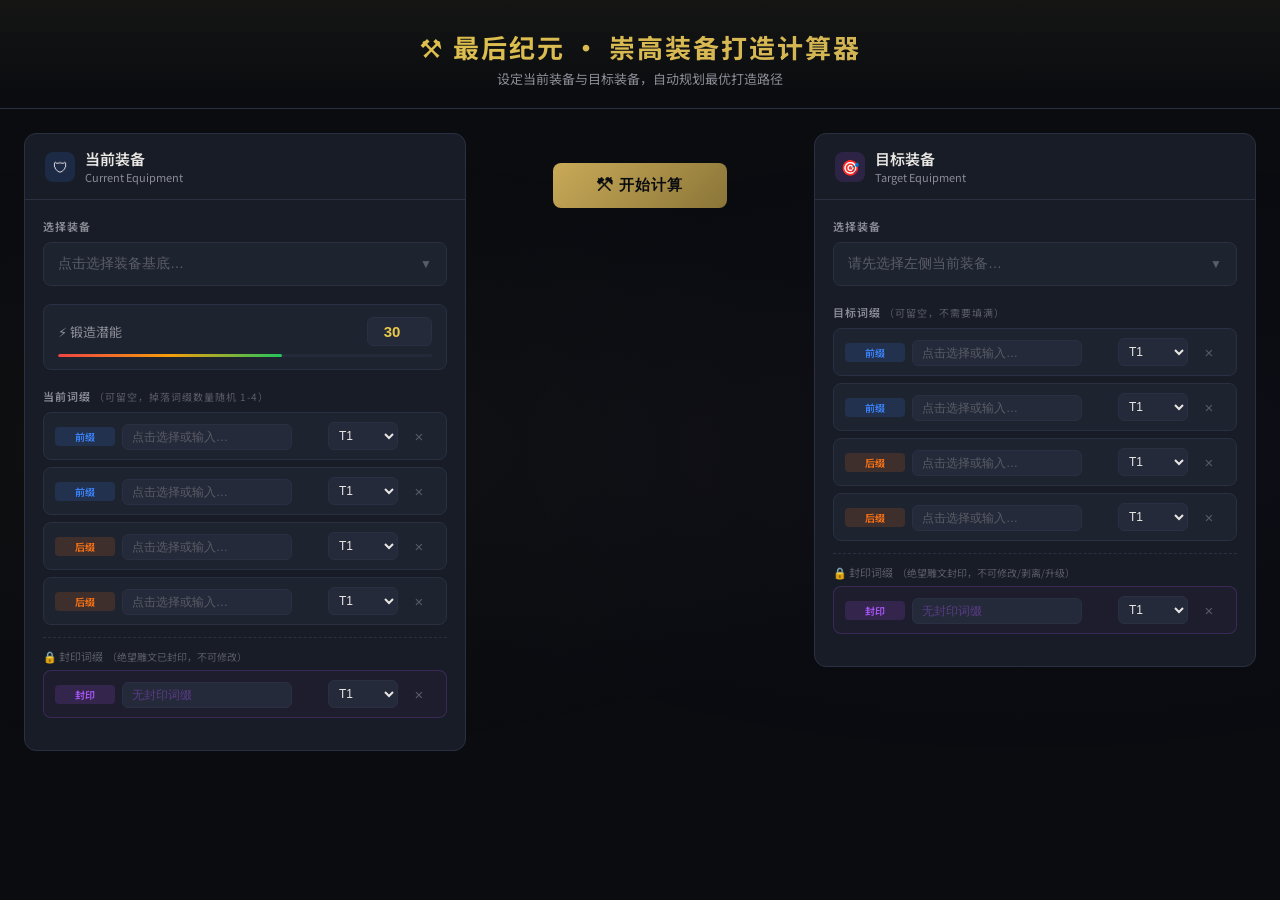
<file: 崇高装备打造计算器V2.html>
<!DOCTYPE html>
<html lang="zh-CN">
<head>
<meta charset="UTF-8">
<meta name="viewport" content="width=device-width, initial-scale=1.0">
<title>最后纪元 - 崇高装备打造计算器</title>
<style>
  @import url('https://fonts.googleapis.com/css2?family=Noto+Sans+SC:wght@300;400;500;600;700&display=swap');
  :root {
    --bg-darkest: #0a0c10; --bg-dark: #12151c; --bg-panel: #181c26;
    --bg-card: #1e2330; --bg-input: #252a3a; --border: #2a3042;
    --border-focus: #4a6fa5; --text-primary: #e8e6e3; --text-secondary: #8a8d96;
    --text-muted: #5a5d66; --gold: #c9aa58; --gold-bright: #e8c94a;
    --gold-dim: #8a7538; --exalted: #a855f7; --success: #22c55e;
    --warning: #f59e0b; --danger: #ef4444; --prefix: #3b82f6; --suffix: #f97316;
    --rune: #06b6d4; --glyph: #ec4899; --radius: 8px; --radius-lg: 12px;
  }
  * { margin:0; padding:0; box-sizing:border-box; }
  body { font-family:'Noto Sans SC',system-ui,sans-serif; background:var(--bg-darkest); color:var(--text-primary); min-height:100vh; }
  body::before { content:''; position:fixed; inset:0; background:radial-gradient(ellipse at 20% 50%,rgba(201,170,88,.03) 0%,transparent 50%),radial-gradient(ellipse at 80% 50%,rgba(168,85,247,.03) 0%,transparent 50%); pointer-events:none; z-index:0; }
  .app { position:relative; z-index:1; }

  /* Header */
  .header { text-align:center; padding:28px 24px 20px; border-bottom:1px solid var(--border); background:linear-gradient(180deg,rgba(201,170,88,.06) 0%,transparent 100%); }
  .header h1 { font-size:26px; font-weight:700; background:linear-gradient(135deg,var(--gold-bright),var(--gold)); -webkit-background-clip:text; -webkit-text-fill-color:transparent; letter-spacing:2px; }
  .header p { color:var(--text-secondary); font-size:13px; margin-top:4px; }

  /* Main layout */
  .main { max-width:1400px; margin:0 auto; padding:24px; display:grid; grid-template-columns:1fr auto 1fr; gap:24px; align-items:start; }

  /* Panels */
  .panel { background:var(--bg-panel); border:1px solid var(--border); border-radius:var(--radius-lg); }
  .panel-header { padding:14px 20px; border-bottom:1px solid var(--border); display:flex; align-items:center; gap:10px; }
  .panel-header .icon { width:30px; height:30px; border-radius:8px; display:flex; align-items:center; justify-content:center; font-size:15px; }
  .panel-header h2 { font-size:15px; font-weight:600; }
  .panel-header .subtitle { font-size:11px; color:var(--text-secondary); }
  .panel-body { padding:18px; }
  .current-panel .icon { background:rgba(59,130,246,.15); }
  .target-panel .icon { background:rgba(168,85,247,.15); }

  /* Section label */
  .section-label { font-size:11px; font-weight:600; color:var(--text-secondary); text-transform:uppercase; letter-spacing:1px; margin-bottom:8px; }

  /* Equipment selector button */
  .equip-selector { margin-bottom:18px; }
  .equip-btn {
    width:100%; padding:12px 14px; background:var(--bg-card); border:1px solid var(--border);
    border-radius:var(--radius); cursor:pointer; display:flex; align-items:center; justify-content:space-between;
    transition:all .15s; color:var(--text-primary); font-size:14px;
  }
  .equip-btn:hover { border-color:var(--gold-dim); }
  .equip-btn.has-value { border-color:var(--gold-dim); background:rgba(201,170,88,.06); }
  .equip-btn .placeholder { color:var(--text-muted); }
  .equip-btn .arrow { color:var(--text-muted); font-size:12px; }
  .equip-btn .selected-name { font-weight:500; }
  .equip-btn .selected-cat { font-size:11px; color:var(--text-secondary); margin-left:6px; }
  .equip-clear { width:24px; height:24px; background:transparent; border:none; color:var(--text-muted); cursor:pointer; font-size:14px; border-radius:4px; display:none; align-items:center; justify-content:center; flex-shrink:0; }
  .equip-clear:hover { color:var(--danger); background:rgba(239,68,68,.1); }
  .equip-btn.has-value .equip-clear { display:flex; }

  /* FP section */
  .fp-section { margin-bottom:18px; padding:12px 14px; background:var(--bg-card); border-radius:var(--radius); border:1px solid var(--border); }
  .fp-row { display:flex; align-items:center; justify-content:space-between; gap:12px; }
  .fp-label { font-size:13px; color:var(--text-secondary); display:flex; align-items:center; gap:6px; }
  .fp-input { width:65px; padding:5px 8px; background:var(--bg-input); border:1px solid var(--border); border-radius:6px; color:var(--gold-bright); font-size:15px; font-weight:600; text-align:center; outline:none; }
  .fp-input:focus { border-color:var(--gold); }
  .fp-bar { margin-top:8px; height:3px; background:var(--bg-input); border-radius:2px; overflow:hidden; }
  .fp-bar-fill { height:100%; background:linear-gradient(90deg,var(--danger),var(--warning),var(--success)); border-radius:2px; transition:width .3s; }

  /* Affix list */
  .affix-section { margin-bottom:14px; }
  .affix-list { display:flex; flex-direction:column; gap:7px; overflow:visible; }
  .affix-slot {
    display:grid; grid-template-columns:60px 1fr 70px 30px; gap:7px; align-items:center;
    padding:9px 11px; background:var(--bg-card); border:1px solid var(--border); border-radius:var(--radius); transition:border-color .15s;
  }
  .affix-slot { overflow:visible; }
  .affix-slot:hover { border-color:var(--border-focus); }
  .affix-type { font-size:10px; font-weight:600; padding:2px 7px; border-radius:4px; text-align:center; }
  .affix-type.prefix { background:rgba(59,130,246,.15); color:var(--prefix); }
  .affix-type.suffix { background:rgba(249,115,22,.15); color:var(--suffix); }
  .affix-name-input { padding:5px 9px; background:var(--bg-input); border:1px solid var(--border); border-radius:6px; color:var(--text-primary); font-size:12px; outline:none; }
  .affix-name-input:focus { border-color:var(--border-focus); }
  .affix-name-input::placeholder { color:var(--text-muted); }
  .tier-select { padding:5px 6px; background:var(--bg-input); border:1px solid var(--border); border-radius:6px; color:var(--text-primary); font-size:12px; outline:none; cursor:pointer; }
  .affix-remove { width:28px; height:28px; background:transparent; border:none; border-radius:6px; color:var(--text-muted); cursor:pointer; display:flex; align-items:center; justify-content:center; font-size:15px; }
  .affix-remove:hover { color:var(--danger); background:rgba(239,68,68,.1); }
  .add-affix-btn { width:100%; padding:7px; background:transparent; border:1px dashed var(--border); border-radius:var(--radius); color:var(--text-muted); font-size:12px; cursor:pointer; margin-top:4px; }
  .add-affix-btn:hover { border-color:var(--gold-dim); color:var(--gold); }

  /* Sealed affix */
  .sealed-section { margin-top:12px; padding-top:10px; border-top:1px dashed var(--border); }
  .sealed-label { font-size:11px; color:var(--text-muted); margin-bottom:6px; display:flex; align-items:center; gap:4px; }
  .sealed-slot { background:rgba(168,85,247,.04); border-color:rgba(168,85,247,.2); }
  .sealed-slot .affix-type.sealed { background:rgba(168,85,247,.15); color:var(--exalted); }
  .sealed-slot .affix-name-input { color:var(--exalted); }
  .sealed-slot .affix-name-input::placeholder { color:rgba(168,85,247,.4); }

  /* Center column */
  .center-col { display:flex; flex-direction:column; align-items:center; gap:18px; padding-top:30px; min-width:300px; }
  .calc-btn {
    padding:13px 44px; background:linear-gradient(135deg,var(--gold),var(--gold-dim)); border:none;
    border-radius:var(--radius); color:var(--bg-darkest); font-size:15px; font-weight:700; cursor:pointer;
    letter-spacing:1px; transition:all .2s; position:relative; overflow:hidden;
  }
  .calc-btn:hover { transform:translateY(-1px); box-shadow:0 4px 20px rgba(201,170,88,.3); }

  /* Steps panel */
  .steps-panel { width:100%; background:var(--bg-panel); border:1px solid var(--border); border-radius:var(--radius-lg); overflow:hidden; display:none; }
  .steps-panel.visible { display:block; }
  .steps-header { padding:12px 18px; border-bottom:1px solid var(--border); display:flex; justify-content:space-between; align-items:center; }
  .steps-header h3 { font-size:14px; font-weight:600; }
  .steps-body { padding:14px 18px; }

  .overall-rate { display:flex; align-items:center; gap:14px; padding:12px 14px; background:var(--bg-card); border-radius:var(--radius); border:1px solid var(--border); margin-bottom:14px; }
  .rate-circle { width:50px; height:50px; border-radius:50%; display:flex; align-items:center; justify-content:center; font-size:14px; font-weight:700; flex-shrink:0; position:relative; }
  .rate-circle::before { content:''; position:absolute; inset:0; border-radius:50%; border:3px solid var(--border); }
  .rate-circle.high { color:var(--success); } .rate-circle.high::before { border-color:var(--success); }
  .rate-circle.mid { color:var(--warning); } .rate-circle.mid::before { border-color:var(--warning); }
  .rate-circle.low { color:var(--danger); } .rate-circle.low::before { border-color:var(--danger); }
  .rate-info { flex:1; }
  .rate-info .label { font-size:11px; color:var(--text-secondary); }
  .rate-info .value { font-size:18px; font-weight:700; }
  .rate-info .detail { font-size:11px; color:var(--text-muted); margin-top:2px; }

  .step-list { display:flex; flex-direction:column; gap:7px; }
  .step-card { display:grid; grid-template-columns:32px 1fr auto; gap:10px; align-items:start; padding:10px 12px; background:var(--bg-card); border:1px solid var(--border); border-radius:var(--radius); }
  .step-num { width:28px; height:28px; border-radius:50%; background:var(--bg-input); display:flex; align-items:center; justify-content:center; font-size:12px; font-weight:600; color:var(--gold); flex-shrink:0; }
  .step-action { font-size:12px; font-weight:500; margin-bottom:3px; }
  .step-action .highlight { color:var(--gold); font-weight:600; }
  .step-materials { display:flex; flex-wrap:wrap; gap:5px; margin-bottom:3px; }
  .material-tag { font-size:10px; padding:1px 7px; border-radius:4px; }
  .material-tag.glyph { background:rgba(236,72,153,.12); color:var(--glyph); }
  .material-tag.rune { background:rgba(6,182,212,.12); color:var(--rune); }
  .step-goal { font-size:11px; color:var(--text-secondary); }
  .step-rate { text-align:right; flex-shrink:0; }
  .step-rate .rate-val { font-size:14px; font-weight:700; }
  .step-rate .rate-val.high { color:var(--success); }
  .step-rate .rate-val.mid { color:var(--warning); }
  .step-rate .rate-val.low { color:var(--danger); }
  .step-rate .rate-label { font-size:10px; color:var(--text-muted); }

  .update-section { margin-top:14px; padding:12px 14px; background:var(--bg-card); border-radius:var(--radius); border:1px solid var(--border); }
  .update-section p { font-size:11px; color:var(--text-secondary); margin-bottom:8px; }
  .update-btn { width:100%; padding:9px; background:var(--bg-input); border:1px solid var(--border); border-radius:var(--radius); color:var(--gold); font-size:12px; font-weight:600; cursor:pointer; }
  .update-btn:hover { border-color:var(--gold); background:rgba(201,170,88,.08); }

  /* ===== Equipment Picker Modal ===== */
  .modal-overlay {
    position:fixed; inset:0; background:rgba(0,0,0,.6); z-index:1000;
    display:none; align-items:center; justify-content:center;
    backdrop-filter:blur(4px);
  }
  .modal-overlay.open { display:flex; }
  .modal {
    background:var(--bg-panel); border:1px solid var(--border); border-radius:var(--radius-lg);
    width:680px; max-height:80vh; display:flex; flex-direction:column; overflow:hidden;
    box-shadow:0 20px 60px rgba(0,0,0,.5);
  }
  .modal-header { padding:14px 18px; border-bottom:1px solid var(--border); display:flex; align-items:center; justify-content:space-between; }
  .modal-header h3 { font-size:15px; font-weight:600; }
  .modal-close { width:28px; height:28px; background:transparent; border:none; color:var(--text-muted); cursor:pointer; font-size:18px; border-radius:6px; display:flex; align-items:center; justify-content:center; }
  .modal-close:hover { color:var(--text-primary); background:rgba(255,255,255,.05); }
  .modal-search { padding:10px 18px; border-bottom:1px solid var(--border); }
  .modal-search input { width:100%; padding:8px 12px; background:var(--bg-input); border:1px solid var(--border); border-radius:6px; color:var(--text-primary); font-size:13px; outline:none; }
  .modal-search input:focus { border-color:var(--border-focus); }
  .modal-search input::placeholder { color:var(--text-muted); }
  .modal-body { display:flex; flex:1; overflow:hidden; }
  .modal-cats { width:140px; border-right:1px solid var(--border); overflow-y:auto; padding:8px; flex-shrink:0; }
  .modal-cat-btn {
    width:100%; padding:8px 10px; background:transparent; border:none; border-radius:6px;
    color:var(--text-secondary); font-size:12px; cursor:pointer; text-align:left; transition:all .1s;
    display:flex; align-items:center; gap:6px;
  }
  .modal-cat-btn:hover { background:rgba(255,255,255,.05); color:var(--text-primary); }
  .modal-cat-btn.active { background:rgba(201,170,88,.1); color:var(--gold); font-weight:500; }
  .modal-cat-btn .count { font-size:10px; color:var(--text-muted); margin-left:auto; }
  .modal-items { flex:1; overflow-y:auto; padding:8px; }
  .modal-item {
    padding:8px 12px; border-radius:6px; cursor:pointer; font-size:13px;
    display:flex; align-items:center; justify-content:space-between;
    transition:background .1s;
  }
  .modal-item:hover { background:rgba(255,255,255,.05); }
  .modal-item.selected { background:rgba(201,170,88,.12); color:var(--gold); }
  .modal-item .item-name { font-weight:400; }
  .modal-item .item-level { font-size:11px; color:var(--text-muted); }
  .modal-empty { padding:20px; text-align:center; color:var(--text-muted); font-size:13px; }

  /* Same-category hint */
  .category-lock-hint {
    padding:8px 12px; background:rgba(201,170,88,.06); border:1px solid rgba(201,170,88,.15);
    border-radius:var(--radius); font-size:11px; color:var(--gold-dim); margin-bottom:14px;
    display:none;
  }
  .category-lock-hint.visible { display:block; }

  ::-webkit-scrollbar { width:5px; }
  ::-webkit-scrollbar-track { background:transparent; }
  ::-webkit-scrollbar-thumb { background:var(--border); border-radius:3px; }

  @media (max-width:1100px) {
    .main { grid-template-columns:1fr; max-width:600px; }
    .center-col { padding-top:0; order:-1; }
  }
</style>
</head>
<body>
<div class="app">
  <header class="header">
    <h1>⚒ 最后纪元 · 崇高装备打造计算器</h1>
    <p>设定当前装备与目标装备，自动规划最优打造路径</p>
  </header>

  <div class="main">
    <!-- Left: Current Equipment -->
    <div class="panel current-panel">
      <div class="panel-header">
        <div class="icon">🛡</div>
        <div><h2>当前装备</h2><div class="subtitle">Current Equipment</div></div>
      </div>
      <div class="panel-body">
        <div class="section-label">选择装备</div>
        <div class="equip-selector">
          <button class="equip-btn" id="currentEquipBtn" data-side="current">
            <span class="placeholder">点击选择装备基底…</span>
            <span class="arrow">▼</span>
            <span class="equip-clear" title="清除选择">×</span>
          </button>
        </div>

        <div class="fp-section">
          <div class="fp-row">
            <span class="fp-label">⚡ 锻造潜能</span>
            <input type="number" class="fp-input" id="currentFP" value="30" min="0" max="100">
          </div>
          <div class="fp-bar"><div class="fp-bar-fill" id="fpBar" style="width:60%"></div></div>
        </div>

        <div class="affix-section">
          <div class="section-label">当前词缀 <span style="font-size:10px;color:var(--text-muted);font-weight:400">（可留空，掉落词缀数量随机 1-4）</span></div>
          <div class="affix-list" id="currentAffixes">
            <div class="affix-slot">
              <span class="affix-type prefix">前缀</span>
              <div class="affix-dropdown-wrap" style="position:relative;"><input type="text" class="affix-name-input" placeholder="点击选择或输入…" autocomplete="off"><div class="affix-dropdown" style="display:none; position:absolute; top:100%; left:0; right:0; z-index:50; background:var(--bg-dark); border:1px solid var(--border); border-radius:6px; max-height:200px; overflow-y:auto; margin-top:2px;"></div></div>
              <select class="tier-select"><option value="1">T1</option><option value="2">T2</option><option value="3">T3</option><option value="4">T4</option><option value="5">T5</option><option value="6">T6★</option><option value="7">T7★</option></select>
              <button class="affix-remove" title="清除此词缀">×</button>
            </div>
            <div class="affix-slot">
              <span class="affix-type prefix">前缀</span>
              <div class="affix-dropdown-wrap" style="position:relative;"><input type="text" class="affix-name-input" placeholder="点击选择或输入…" autocomplete="off"><div class="affix-dropdown" style="display:none; position:absolute; top:100%; left:0; right:0; z-index:50; background:var(--bg-dark); border:1px solid var(--border); border-radius:6px; max-height:200px; overflow-y:auto; margin-top:2px;"></div></div>
              <select class="tier-select"><option value="1">T1</option><option value="2">T2</option><option value="3">T3</option><option value="4">T4</option><option value="5">T5</option><option value="6">T6★</option><option value="7">T7★</option></select>
              <button class="affix-remove" title="清除此词缀">×</button>
            </div>
            <div class="affix-slot">
              <span class="affix-type suffix">后缀</span>
              <div class="affix-dropdown-wrap" style="position:relative;"><input type="text" class="affix-name-input" placeholder="点击选择或输入…" autocomplete="off"><div class="affix-dropdown" style="display:none; position:absolute; top:100%; left:0; right:0; z-index:50; background:var(--bg-dark); border:1px solid var(--border); border-radius:6px; max-height:200px; overflow-y:auto; margin-top:2px;"></div></div>
              <select class="tier-select"><option value="1">T1</option><option value="2">T2</option><option value="3">T3</option><option value="4">T4</option><option value="5">T5</option><option value="6">T6★</option><option value="7">T7★</option></select>
              <button class="affix-remove" title="清除此词缀">×</button>
            </div>
            <div class="affix-slot">
              <span class="affix-type suffix">后缀</span>
              <div class="affix-dropdown-wrap" style="position:relative;"><input type="text" class="affix-name-input" placeholder="点击选择或输入…" autocomplete="off"><div class="affix-dropdown" style="display:none; position:absolute; top:100%; left:0; right:0; z-index:50; background:var(--bg-dark); border:1px solid var(--border); border-radius:6px; max-height:200px; overflow-y:auto; margin-top:2px;"></div></div>
              <select class="tier-select"><option value="1">T1</option><option value="2">T2</option><option value="3">T3</option><option value="4">T4</option><option value="5">T5</option><option value="6">T6★</option><option value="7">T7★</option></select>
              <button class="affix-remove" title="清除此词缀">×</button>
            </div>
          </div>
          <!-- Sealed affix slot -->
          <div class="sealed-section">
            <div class="sealed-label">🔒 封印词缀 <span style="font-size:10px;color:var(--text-muted);font-weight:400">（绝望雕文已封印，不可修改）</span></div>
            <div class="affix-slot sealed-slot">
              <span class="affix-type sealed">封印</span>
              <div class="affix-dropdown-wrap" style="position:relative;"><input type="text" class="affix-name-input" placeholder="无封印词缀" autocomplete="off"><div class="affix-dropdown" style="display:none; position:absolute; top:100%; left:0; right:0; z-index:50; background:var(--bg-dark); border:1px solid var(--border); border-radius:6px; max-height:200px; overflow-y:auto; margin-top:2px;"></div></div>
              <select class="tier-select"><option value="1" selected>T1</option><option value="2">T2</option><option value="3">T3</option><option value="4">T4</option><option value="5">T5</option></select>
              <button class="affix-remove" title="清除此词缀">×</button>
            </div>
          </div>
        </div>
      </div>
    </div>

    <!-- Center -->
    <div class="center-col">
      <button class="calc-btn" id="calcBtn">⚒ 开始计算</button>
      <div class="steps-panel" id="stepsPanel">
        <div class="steps-header">
          <h3>📋 打造步骤</h3>
          <span style="font-size:11px;color:var(--text-muted)" id="stepCount"></span>
        </div>
        <div class="steps-body">
          <div class="overall-rate" id="overallRate">
            <div class="rate-circle mid" id="rateCircle">?</div>
            <div class="rate-info">
              <div class="label">整体成功率</div>
              <div class="value" id="rateValue">—</div>
              <div class="detail" id="rateDetail">点击计算开始</div>
            </div>
          </div>
          <div class="step-list" id="stepList"></div>
          <div class="update-section">
            <p>💡 每步操作后，在左侧更新实际结果，然后点击下方按钮重新计算。</p>
            <button class="update-btn" id="updateBtn">🔄 更新装备状态并重新计算</button>
          </div>
        </div>
      </div>
    </div>

    <!-- Right: Target Equipment -->
    <div class="panel target-panel">
      <div class="panel-header">
        <div class="icon">🎯</div>
        <div><h2>目标装备</h2><div class="subtitle">Target Equipment</div></div>
      </div>
      <div class="panel-body">
        <div class="section-label">选择装备</div>
        <div class="category-lock-hint" id="categoryLockHint">
          🔒 目标装备必须与当前装备为同一部位类型（雕文·嫉妒限制）
        </div>
        <div class="equip-selector">
          <button class="equip-btn" id="targetEquipBtn" data-side="target">
            <span class="placeholder">请先选择左侧当前装备…</span>
            <span class="arrow">▼</span>
            <span class="equip-clear" title="清除选择">×</span>
          </button>
        </div>

        <div class="affix-section">
          <div class="section-label">目标词缀 <span style="font-size:10px;color:var(--text-muted);font-weight:400">（可留空，不需要填满）</span></div>
          <div class="affix-list" id="targetAffixes">
            <div class="affix-slot">
              <span class="affix-type prefix">前缀</span>
              <div class="affix-dropdown-wrap" style="position:relative;"><input type="text" class="affix-name-input" placeholder="点击选择或输入…" autocomplete="off"><div class="affix-dropdown" style="display:none; position:absolute; top:100%; left:0; right:0; z-index:50; background:var(--bg-dark); border:1px solid var(--border); border-radius:6px; max-height:200px; overflow-y:auto; margin-top:2px;"></div></div>
              <select class="tier-select"><option value="1">T1</option><option value="2">T2</option><option value="3">T3</option><option value="4">T4</option><option value="5">T5</option><option value="6">T6★</option><option value="7">T7★</option></select>
              <button class="affix-remove" title="清除此词缀">×</button>
            </div>
            <div class="affix-slot">
              <span class="affix-type prefix">前缀</span>
              <div class="affix-dropdown-wrap" style="position:relative;"><input type="text" class="affix-name-input" placeholder="点击选择或输入…" autocomplete="off"><div class="affix-dropdown" style="display:none; position:absolute; top:100%; left:0; right:0; z-index:50; background:var(--bg-dark); border:1px solid var(--border); border-radius:6px; max-height:200px; overflow-y:auto; margin-top:2px;"></div></div>
              <select class="tier-select"><option value="1">T1</option><option value="2">T2</option><option value="3">T3</option><option value="4">T4</option><option value="5">T5</option><option value="6">T6★</option><option value="7">T7★</option></select>
              <button class="affix-remove" title="清除此词缀">×</button>
            </div>
            <div class="affix-slot">
              <span class="affix-type suffix">后缀</span>
              <div class="affix-dropdown-wrap" style="position:relative;"><input type="text" class="affix-name-input" placeholder="点击选择或输入…" autocomplete="off"><div class="affix-dropdown" style="display:none; position:absolute; top:100%; left:0; right:0; z-index:50; background:var(--bg-dark); border:1px solid var(--border); border-radius:6px; max-height:200px; overflow-y:auto; margin-top:2px;"></div></div>
              <select class="tier-select"><option value="1">T1</option><option value="2">T2</option><option value="3">T3</option><option value="4">T4</option><option value="5">T5</option><option value="6">T6★</option><option value="7">T7★</option></select>
              <button class="affix-remove" title="清除此词缀">×</button>
            </div>
            <div class="affix-slot">
              <span class="affix-type suffix">后缀</span>
              <div class="affix-dropdown-wrap" style="position:relative;"><input type="text" class="affix-name-input" placeholder="点击选择或输入…" autocomplete="off"><div class="affix-dropdown" style="display:none; position:absolute; top:100%; left:0; right:0; z-index:50; background:var(--bg-dark); border:1px solid var(--border); border-radius:6px; max-height:200px; overflow-y:auto; margin-top:2px;"></div></div>
              <select class="tier-select"><option value="1">T1</option><option value="2">T2</option><option value="3">T3</option><option value="4">T4</option><option value="5">T5</option><option value="6">T6★</option><option value="7">T7★</option></select>
              <button class="affix-remove" title="清除此词缀">×</button>
            </div>
          </div>
          <!-- Sealed affix slot (Glyph of Despair) -->
          <div class="sealed-section">
            <div class="sealed-label">🔒 封印词缀 <span style="font-size:10px;color:var(--text-muted);font-weight:400">（绝望雕文封印，不可修改/剥离/升级）</span></div>
            <div class="affix-slot sealed-slot">
              <span class="affix-type sealed">封印</span>
              <div class="affix-dropdown-wrap" style="position:relative;"><input type="text" class="affix-name-input" placeholder="无封印词缀" autocomplete="off"><div class="affix-dropdown" style="display:none; position:absolute; top:100%; left:0; right:0; z-index:50; background:var(--bg-dark); border:1px solid var(--border); border-radius:6px; max-height:200px; overflow-y:auto; margin-top:2px;"></div></div>
              <select class="tier-select"><option value="1">T1</option><option value="2">T2</option><option value="3">T3</option><option value="4">T4</option><option value="5">T5</option><option value="6">T6★</option><option value="7">T7★</option></select>
              <button class="affix-remove" title="清除此词缀">×</button>
            </div>
          </div>
        </div>
      </div>
    </div>
  </div>
</div>

<!-- Equipment Picker Modal -->
<div class="modal-overlay" id="modalOverlay">
  <div class="modal">
    <div class="modal-header">
      <h3 id="modalTitle">选择装备</h3>
      <button class="modal-close" id="modalClose">×</button>
    </div>
    <div class="modal-search">
      <input type="text" id="modalSearch" placeholder="搜索装备名称…">
    </div>
    <div class="modal-body">
      <div class="modal-cats" id="modalCats"></div>
      <div class="modal-items" id="modalItems"></div>
    </div>
  </div>
</div>

<script>
const AFFIX_DATA = {"头盔": {"prefix": [{"id": 21, "name": "暴风打击法术伤害", "maxTier": 8}, {"id": 34, "name": "魔力", "maxTier": 8}, {"id": 53, "name": "伤害由魔力优先承受而非生命", "maxTier": 8}, {"id": 70, "name": "召唤物生命", "maxTier": 8}, {"id": 71, "name": "召唤物躲避值", "maxTier": 8}, {"id": 73, "name": "召唤物生命再生", "maxTier": 8}, {"id": 331, "name": "魔力", "maxTier": 8}, {"id": 334, "name": "图腾法术伤害", "maxTier": 8}, {"id": 335, "name": "提高变形期间冷却恢复速度", "maxTier": 8}, {"id": 336, "name": "召唤物暴击伤害加成", "maxTier": 8}, {"id": 337, "name": "召唤物法术暴击几率", "maxTier": 8}, {"id": 338, "name": "变形期间暴击伤害加成", "maxTier": 8}, {"id": 339, "name": "冻伤冰霜抗性穿透", "maxTier": 8}, {"id": 341, "name": "每层冰缓冻结率", "maxTier": 8}, {"id": 342, "name": "图腾施法速度", "maxTier": 8}, {"id": 346, "name": "召唤物近战伤害转化为生命偷取", "maxTier": 8}, {"id": 347, "name": "召唤物击中时施加流血几率", "maxTier": 8}, {"id": 349, "name": "变形期间近战伤害", "maxTier": 8}, {"id": 350, "name": "变形期间法术伤害", "maxTier": 8}, {"id": 351, "name": "变形期间持续伤害", "maxTier": 8}, {"id": 352, "name": "图腾暴击几率", "maxTier": 8}, {"id": 353, "name": "提高鲨鱼之势效果", "maxTier": 8}, {"id": 354, "name": "提高野猪之势持续时间", "maxTier": 8}, {"id": 355, "name": "提高毒蛇之势效果", "maxTier": 8}, {"id": 356, "name": "提高猞猁之势效果", "maxTier": 8}, {"id": 357, "name": "图腾伤害", "maxTier": 8}, {"id": 358, "name": "流血物理抗性穿透", "maxTier": 8}, {"id": 359, "name": "持剑时近战物理伤害", "maxTier": 8}, {"id": 363, "name": "持斧击中时施加流血几率", "maxTier": 8}, {"id": 364, "name": "持锤时近战物理伤害", "maxTier": 8}, {"id": 365, "name": "承受虚空伤害转化为物理伤害", "maxTier": 8}, {"id": 366, "name": "承受腐化伤害转化为物理伤害", "maxTier": 8}, {"id": 367, "name": "承受毒素伤害转化为物理伤害", "maxTier": 8}, {"id": 368, "name": "投掷攻击暴击几率", "maxTier": 8}, {"id": 369, "name": "引导消耗", "maxTier": 8}, {"id": 370, "name": "提高护甲粉碎效果", "maxTier": 8}, {"id": 371, "name": "火焰持续伤害", "maxTier": 8}, {"id": 372, "name": "虚空持续伤害", "maxTier": 8}, {"id": 373, "name": "提高技能回响伤害", "maxTier": 8}, {"id": 374, "name": "提高深渊腐朽持续时间", "maxTier": 8}, {"id": 376, "name": "撕裂击中敌人时恢复魔力", "maxTier": 8}, {"id": 377, "name": "直接施放惩戒时恢复魔力", "maxTier": 8}, {"id": 378, "name": "提高飞锤投掷伤害", "maxTier": 8}, {"id": 379, "name": "提高盾牌投掷暴击几率", "maxTier": 8}, {"id": 380, "name": "提高熔炉之怒伤害", "maxTier": 8}, {"id": 381, "name": "提高法术暴击几率（最大魔力超过300时翻倍）", "maxTier": 8}, {"id": 383, "name": "引导期间法术伤害", "maxTier": 8}, {"id": 384, "name": "召唤物冻结率加成", "maxTier": 8}, {"id": 385, "name": "闪电技能暴击伤害加成", "maxTier": 8}, {"id": 386, "name": "引导期间法术伤害转化为生命偷取", "maxTier": 8}, {"id": 387, "name": "冰霜技能击中时施加冻伤几率", "maxTier": 8}, {"id": 388, "name": "冰霜持续伤害", "maxTier": 8}, {"id": 389, "name": "火焰持续伤害", "maxTier": 8}, {"id": 390, "name": "近战元素伤害", "maxTier": 8}, {"id": 391, "name": "点燃几率于火焰技能击中时", "maxTier": 8}, {"id": 392, "name": "闪电技能击中时施加感电几率", "maxTier": 8}, {"id": 393, "name": "暴击时施放火焰光环几率（每秒至多3次）", "maxTier": 8}, {"id": 394, "name": "提高火焰光环伤害", "maxTier": 8}, {"id": 396, "name": "几率施放火焰光环于被击中时（每秒至多3次）", "maxTier": 8}, {"id": 398, "name": "火焰技能击杀时施放火焰光环几率（每秒至多3次）", "maxTier": 8}, {"id": 399, "name": "近战击中时施加火花电荷几率", "maxTier": 8}, {"id": 400, "name": "魔力消耗转化为能量护盾", "maxTier": 8}, {"id": 401, "name": "变形期间物理伤害", "maxTier": 8}, {"id": 402, "name": "变形期间腐化伤害", "maxTier": 8}, {"id": 410, "name": "提高骷髅法师伤害", "maxTier": 8}, {"id": 412, "name": "收割伤害转化为生命偷取", "maxTier": 8}, {"id": 413, "name": "召唤物承受伤害反射到至攻击者", "maxTier": 8}, {"id": 415, "name": "饥渴灵魂击杀时获得20点能量护盾几率", "maxTier": 8}, {"id": 420, "name": "每个骷髅法师使提高法术伤害", "maxTier": 8}, {"id": 421, "name": "击中时施加咒蚀几率", "maxTier": 8}, {"id": 422, "name": "变形期间伤害转化为生命偷取", "maxTier": 8}, {"id": 423, "name": "降低法术生命消耗", "maxTier": 8}, {"id": 424, "name": "物理法术暴击几率", "maxTier": 8}, {"id": 435, "name": "施放血肉转移时施放骨刺几率", "maxTier": 8}, {"id": 437, "name": "生成影子时获得能量护盾", "maxTier": 8}, {"id": 439, "name": "提高影子攻击伤害", "maxTier": 8}, {"id": 440, "name": "伤害偏斜时恢复生命", "maxTier": 8}, {"id": 442, "name": "被击中后使躲避值", "maxTier": 8}, {"id": 448, "name": "每装备一把匕首提高暴击几率", "maxTier": 8}, {"id": 453, "name": "每装备一把匕首使毒素几率", "maxTier": 8}, {"id": 457, "name": "双持时增加物理投掷伤害", "maxTier": 8}, {"id": 459, "name": "持剑时提高伤害", "maxTier": 8}, {"id": 461, "name": "持匕首时提高伤害", "maxTier": 8}, {"id": 463, "name": "持弓时提高伤害", "maxTier": 8}, {"id": 468, "name": "点燃火焰抗性穿透", "maxTier": 8}, {"id": 469, "name": "提高中毒持续时间", "maxTier": 8}, {"id": 471, "name": "投掷物理伤害", "maxTier": 8}, {"id": 477, "name": "弓击中时粉碎护甲几率", "maxTier": 8}, {"id": 481, "name": "提高护甲粉碎持续时间", "maxTier": 8}, {"id": 483, "name": "弓箭击中时施加点燃几率", "maxTier": 8}, {"id": 485, "name": "弓箭击中时施加点燃几率", "maxTier": 8}, {"id": 487, "name": "暗影匕首物理抗性穿透", "maxTier": 8}, {"id": 489, "name": "弓箭元素伤害", "maxTier": 8}, {"id": 494, "name": "弓箭击中时施加流血几率", "maxTier": 8}, {"id": 496, "name": "提高灰烬打击第一击范围", "maxTier": 8}, {"id": 498, "name": "提高乱舞暴击几率", "maxTier": 8}, {"id": 501, "name": "力量", "maxTier": 8}, {"id": 502, "name": "智力", "maxTier": 8}, {"id": 503, "name": "敏捷", "maxTier": 8}, {"id": 504, "name": "协调", "maxTier": 8}, {"id": 505, "name": "活力", "maxTier": 8}, {"id": 509, "name": "提高爆炸箭矢范围", "maxTier": 8}, {"id": 511, "name": "每支箭矢使多重射击提高伤害", "maxTier": 8}, {"id": 513, "name": "提高箭雨持续时间", "maxTier": 8}, {"id": 515, "name": "每个激活影子使暗影圆舞斩提高伤害", "maxTier": 8}, {"id": 517, "name": "手里剑击中时施加流血几率", "maxTier": 8}, {"id": 521, "name": "提高酸液瓶范围", "maxTier": 8}, {"id": 524, "name": "提高影舞打击范围", "maxTier": 8}, {"id": 526, "name": "同步打击魔力效率", "maxTier": 8}, {"id": 528, "name": "诱饵魔力效率", "maxTier": 8}, {"id": 530, "name": "施放烟雾弹时获得能量护盾", "maxTier": 8}, {"id": 532, "name": "施放瞬影时获得能量护盾", "maxTier": 8}, {"id": 648, "name": "风暴乌鸦法术伤害", "maxTier": 8}, {"id": 655, "name": "标枪投掷增加闪电投掷伤害", "maxTier": 8}, {"id": 666, "name": "提高藤蔓攻击与施法速度", "maxTier": 8}, {"id": 688, "name": "提高烈焰冲刺的速度和距离", "maxTier": 8}, {"id": 690, "name": "几率在直接施放符文箭或火球时获得20法力", "maxTier": 8}, {"id": 691, "name": "符文乞灵每消耗一个符文所获得的护盾", "maxTier": 8}, {"id": 737, "name": "集结风暴击中敌人时获得风暴堆叠几率", "maxTier": 8}, {"id": 747, "name": "直接施放混沌箭时额外发射3枚射弹几率", "maxTier": 8}, {"id": 749, "name": "诅咒法术伤害", "maxTier": 8}, {"id": 762, "name": "追心箭反曲几率", "maxTier": 8}, {"id": 764, "name": "闪电技能击中时施加触电几率", "maxTier": 8}, {"id": 765, "name": "虚空技能击中时施加时间腐朽几率", "maxTier": 8}, {"id": 332, "name": "护甲与召唤物护甲", "maxTier": 8}, {"id": 333, "name": "共享·闪电伤害", "maxTier": 8}, {"id": 340, "name": "共享·冰霜伤害", "maxTier": 8}, {"id": 343, "name": "共享·流血持续时间", "maxTier": 8}, {"id": 344, "name": "共享·提高法术伤害", "maxTier": 8}, {"id": 345, "name": "共享·提高近战伤害", "maxTier": 8}, {"id": 360, "name": "提高物理伤害与流血持续时间", "maxTier": 8}, {"id": 361, "name": "提高火焰伤害与点燃持续时间", "maxTier": 8}, {"id": 362, "name": "提高虚空伤害与增加法术虚空伤害", "maxTier": 8}, {"id": 404, "name": "共享·提高火焰伤害", "maxTier": 8}, {"id": 405, "name": "共享·提高腐化伤害", "maxTier": 8}, {"id": 406, "name": "共享·击中时施加流血几率", "maxTier": 8}, {"id": 407, "name": "共享·提高流血持续时间", "maxTier": 8}, {"id": 408, "name": "共享·流血物理抗性穿透", "maxTier": 8}, {"id": 409, "name": "共享·物理伤害转化为生命偷取", "maxTier": 8}, {"id": 414, "name": "毒素伤害与毒素抗性", "maxTier": 8}, {"id": 416, "name": "提高你与你的召唤物暴击几率", "maxTier": 8}, {"id": 418, "name": "提高血液剥离与鲜血飞溅伤害", "maxTier": 8}, {"id": 419, "name": "骷髅与骷髅法师暴击几率", "maxTier": 8}, {"id": 519, "name": "手里剑闪电伤害", "maxTier": 8}, {"id": 540, "name": "召唤野狼等级", "maxTier": 8}, {"id": 543, "name": "召唤荆棘图腾等级", "maxTier": 8}, {"id": 544, "name": "召唤树人等级", "maxTier": 8}, {"id": 546, "name": "元素新星等级", "maxTier": 8}, {"id": 548, "name": "火球术穿透几率", "maxTier": 8}, {"id": 552, "name": "传送等级", "maxTier": 8}, {"id": 555, "name": "召唤野熊等级", "maxTier": 8}, {"id": 556, "name": "静电球等级", "maxTier": 8}, {"id": 557, "name": "闪电冲击等级", "maxTier": 8}, {"id": 559, "name": "根须纠缠等级", "maxTier": 8}, {"id": 560, "name": "放逐等级", "maxTier": 8}, {"id": 562, "name": "吞噬球等级", "maxTier": 8}, {"id": 566, "name": "时间回溯等级", "maxTier": 8}, {"id": 569, "name": "复仇等级", "maxTier": 8}, {"id": 570, "name": "盾牌投掷等级", "maxTier": 8}, {"id": 575, "name": "专注等级", "maxTier": 8}, {"id": 577, "name": "饥渴灵魂等级", "maxTier": 8}, {"id": 578, "name": "血液剥离等级", "maxTier": 8}, {"id": 580, "name": "召唤白骨魔像等级", "maxTier": 8}, {"id": 582, "name": "骨刺等级", "maxTier": 8}, {"id": 585, "name": "召唤风暴图腾等级", "maxTier": 8}, {"id": 592, "name": "环形盾阵等级", "maxTier": 8}, {"id": 598, "name": "附魔武器等级", "maxTier": 8}, {"id": 602, "name": "熊人形态等级", "maxTier": 8}, {"id": 604, "name": "显化铠甲等级", "maxTier": 8}, {"id": 611, "name": "手里剑等级", "maxTier": 8}, {"id": 613, "name": "多重射击等级", "maxTier": 8}, {"id": 614, "name": "穿刺等级", "maxTier": 8}, {"id": 615, "name": "诱饵等级", "maxTier": 8}, {"id": 620, "name": "同步打击等级", "maxTier": 8}, {"id": 629, "name": "地震等级", "maxTier": 8}, {"id": 631, "name": "熔炉之怒等级", "maxTier": 8}, {"id": 634, "name": "精神瘟疫等级", "maxTier": 8}, {"id": 636, "name": "死亡封印等级", "maxTier": 8}, {"id": 638, "name": "黑暗箭袋等级", "maxTier": 8}, {"id": 647, "name": "召唤自爆僵尸等级", "maxTier": 8}, {"id": 681, "name": "符文箭等级", "maxTier": 8}, {"id": 682, "name": "符文乞灵等级", "maxTier": 8}, {"id": 693, "name": "火焰乞灵的穿透", "maxTier": 8}, {"id": 694, "name": "寒冷乞灵的穿透", "maxTier": 8}, {"id": 695, "name": "冰霜墙持续时长和冻伤几率", "maxTier": 8}, {"id": 696, "name": "闪电乞灵的穿透", "maxTier": 8}, {"id": 726, "name": "治愈之手等级", "maxTier": 8}, {"id": 727, "name": "驯鹰术等级", "maxTier": 8}, {"id": 734, "name": "混沌箭等级", "maxTier": 8}, {"id": 735, "name": "鬼焰等级", "maxTier": 8}, {"id": 739, "name": "俯冲轰炸伤害与范围", "maxTier": 8}, {"id": 1090, "name": "剑刃风暴等级", "maxTier": 8}, {"id": 949, "name": "套装·分身的假象-已重铸", "maxTier": 7}, {"id": 792, "name": "套装·加斯帕的洞察-已重铸", "maxTier": 7}, {"id": 782, "name": "套装·博德曼的传承-已重铸", "maxTier": 7}, {"id": 0, "name": "套装·库宗的伪装-已重铸", "maxTier": 7}, {"id": 784, "name": "套装·海盗的鲜血风帽-已重铸", "maxTier": 7}, {"id": 821, "name": "套装·维拉提亚的风暴王冠-已重铸", "maxTier": 7}, {"id": 817, "name": "套装·耀阳重盔-已重铸", "maxTier": 7}], "suffix": [{"id": 1, "name": "护甲", "maxTier": 8}, {"id": 7, "name": "虚空抗性", "maxTier": 8}, {"id": 8, "name": "躲避值", "maxTier": 8}, {"id": 10, "name": "腐化抗性", "maxTier": 8}, {"id": 13, "name": "火焰抗性", "maxTier": 8}, {"id": 17, "name": "冰霜抗性", "maxTier": 8}, {"id": 19, "name": "毒素抗性", "maxTier": 8}, {"id": 22, "name": "生命再生", "maxTier": 8}, {"id": 24, "name": "闪电抗性", "maxTier": 8}, {"id": 25, "name": "生命", "maxTier": 8}, {"id": 31, "name": "护甲", "maxTier": 8}, {"id": 45, "name": "物理抗性", "maxTier": 8}, {"id": 52, "name": "生命", "maxTier": 8}, {"id": 80, "name": "元素抗性", "maxTier": 8}, {"id": 90, "name": "每秒生命再生", "maxTier": 8}, {"id": 92, "name": "耐伤", "maxTier": 8}, {"id": 382, "name": "每秒获得能量护盾", "maxTier": 8}, {"id": 97, "name": "暴击避免与增加躲避值", "maxTier": 8}, {"id": 715, "name": "护甲与降低承受暴击额外伤害", "maxTier": 8}, {"id": 800, "name": "套装·伊莎多拉的复仇-已重铸", "maxTier": 7}, {"id": 803, "name": "套装·终末野熊的挽歌-已重铸", "maxTier": 7}]}, "胸甲": {"prefix": [{"id": 34, "name": "魔力", "maxTier": 8}, {"id": 53, "name": "伤害由魔力优先承受而非生命", "maxTier": 8}, {"id": 70, "name": "召唤物生命", "maxTier": 8}, {"id": 95, "name": "伤害反射至攻击者", "maxTier": 8}, {"id": 96, "name": "伤害反射", "maxTier": 8}, {"id": 331, "name": "魔力", "maxTier": 8}, {"id": 334, "name": "图腾法术伤害", "maxTier": 8}, {"id": 336, "name": "召唤物暴击伤害加成", "maxTier": 8}, {"id": 337, "name": "召唤物法术暴击几率", "maxTier": 8}, {"id": 338, "name": "变形期间暴击伤害加成", "maxTier": 8}, {"id": 339, "name": "冻伤冰霜抗性穿透", "maxTier": 8}, {"id": 341, "name": "每层冰缓冻结率", "maxTier": 8}, {"id": 342, "name": "图腾施法速度", "maxTier": 8}, {"id": 346, "name": "召唤物近战伤害转化为生命偷取", "maxTier": 8}, {"id": 347, "name": "召唤物击中时施加流血几率", "maxTier": 8}, {"id": 348, "name": "召唤物近战暴击几率", "maxTier": 8}, {"id": 349, "name": "变形期间近战伤害", "maxTier": 8}, {"id": 350, "name": "变形期间法术伤害", "maxTier": 8}, {"id": 351, "name": "变形期间持续伤害", "maxTier": 8}, {"id": 352, "name": "图腾暴击几率", "maxTier": 8}, {"id": 353, "name": "提高鲨鱼之势效果", "maxTier": 8}, {"id": 354, "name": "提高野猪之势持续时间", "maxTier": 8}, {"id": 355, "name": "提高毒蛇之势效果", "maxTier": 8}, {"id": 356, "name": "提高猞猁之势效果", "maxTier": 8}, {"id": 357, "name": "图腾伤害", "maxTier": 8}, {"id": 358, "name": "流血物理抗性穿透", "maxTier": 8}, {"id": 359, "name": "持剑时近战物理伤害", "maxTier": 8}, {"id": 363, "name": "持斧击中时施加流血几率", "maxTier": 8}, {"id": 364, "name": "持锤时近战物理伤害", "maxTier": 8}, {"id": 365, "name": "承受虚空伤害转化为物理伤害", "maxTier": 8}, {"id": 366, "name": "承受腐化伤害转化为物理伤害", "maxTier": 8}, {"id": 367, "name": "承受毒素伤害转化为物理伤害", "maxTier": 8}, {"id": 368, "name": "投掷攻击暴击几率", "maxTier": 8}, {"id": 370, "name": "提高护甲粉碎效果", "maxTier": 8}, {"id": 371, "name": "火焰持续伤害", "maxTier": 8}, {"id": 372, "name": "虚空持续伤害", "maxTier": 8}, {"id": 373, "name": "提高技能回响伤害", "maxTier": 8}, {"id": 374, "name": "提高深渊腐朽持续时间", "maxTier": 8}, {"id": 375, "name": "复仇击中敌人时恢复魔力", "maxTier": 8}, {"id": 378, "name": "提高飞锤投掷伤害", "maxTier": 8}, {"id": 379, "name": "提高盾牌投掷暴击几率", "maxTier": 8}, {"id": 380, "name": "提高熔炉之怒伤害", "maxTier": 8}, {"id": 381, "name": "提高法术暴击几率（最大魔力超过300时翻倍）", "maxTier": 8}, {"id": 383, "name": "引导期间法术伤害", "maxTier": 8}, {"id": 384, "name": "召唤物冻结率加成", "maxTier": 8}, {"id": 385, "name": "闪电技能暴击伤害加成", "maxTier": 8}, {"id": 386, "name": "引导期间法术伤害转化为生命偷取", "maxTier": 8}, {"id": 387, "name": "冰霜技能击中时施加冻伤几率", "maxTier": 8}, {"id": 388, "name": "冰霜持续伤害", "maxTier": 8}, {"id": 389, "name": "火焰持续伤害", "maxTier": 8}, {"id": 390, "name": "近战元素伤害", "maxTier": 8}, {"id": 391, "name": "点燃几率于火焰技能击中时", "maxTier": 8}, {"id": 392, "name": "闪电技能击中时施加感电几率", "maxTier": 8}, {"id": 393, "name": "暴击时施放火焰光环几率（每秒至多3次）", "maxTier": 8}, {"id": 394, "name": "提高火焰光环伤害", "maxTier": 8}, {"id": 395, "name": "被击中时获得闪电庇护几率", "maxTier": 8}, {"id": 396, "name": "几率施放火焰光环于被击中时（每秒至多3次）", "maxTier": 8}, {"id": 398, "name": "火焰技能击杀时施放火焰光环几率（每秒至多3次）", "maxTier": 8}, {"id": 400, "name": "魔力消耗转化为能量护盾", "maxTier": 8}, {"id": 401, "name": "变形期间物理伤害", "maxTier": 8}, {"id": 402, "name": "变形期间腐化伤害", "maxTier": 8}, {"id": 410, "name": "提高骷髅法师伤害", "maxTier": 8}, {"id": 411, "name": "施放收割时恢复魔力", "maxTier": 8}, {"id": 412, "name": "收割伤害转化为生命偷取", "maxTier": 8}, {"id": 413, "name": "召唤物承受伤害反射到至攻击者", "maxTier": 8}, {"id": 415, "name": "饥渴灵魂击杀时获得20点能量护盾几率", "maxTier": 8}, {"id": 417, "name": "骨刺对流血敌人持续伤害总增", "maxTier": 8}, {"id": 420, "name": "每个骷髅法师使提高法术伤害", "maxTier": 8}, {"id": 421, "name": "击中时施加咒蚀几率", "maxTier": 8}, {"id": 422, "name": "变形期间伤害转化为生命偷取", "maxTier": 8}, {"id": 424, "name": "物理法术暴击几率", "maxTier": 8}, {"id": 435, "name": "施放血肉转移时施放骨刺几率", "maxTier": 8}, {"id": 437, "name": "生成影子时获得能量护盾", "maxTier": 8}, {"id": 439, "name": "提高影子攻击伤害", "maxTier": 8}, {"id": 440, "name": "伤害偏斜时恢复生命", "maxTier": 8}, {"id": 442, "name": "被击中后使躲避值", "maxTier": 8}, {"id": 443, "name": "近战击中时获得猩红帷幕几率", "maxTier": 8}, {"id": 446, "name": "每装备一把剑提高暴击几率", "maxTier": 8}, {"id": 449, "name": "被击中时获得暮色帷幕几率", "maxTier": 8}, {"id": 451, "name": "每装备一把剑使流血几率", "maxTier": 8}, {"id": 454, "name": "近战击中时获得暮色帷幕几率", "maxTier": 8}, {"id": 459, "name": "持剑时提高伤害", "maxTier": 8}, {"id": 461, "name": "持匕首时提高伤害", "maxTier": 8}, {"id": 463, "name": "持弓时提高伤害", "maxTier": 8}, {"id": 468, "name": "点燃火焰抗性穿透", "maxTier": 8}, {"id": 471, "name": "投掷物理伤害", "maxTier": 8}, {"id": 473, "name": "几率粉碎护甲于投掷攻击击中时", "maxTier": 8}, {"id": 475, "name": "几率粉碎护甲于近战击中时", "maxTier": 8}, {"id": 479, "name": "提高护甲粉碎效果", "maxTier": 8}, {"id": 487, "name": "暗影匕首物理抗性穿透", "maxTier": 8}, {"id": 494, "name": "弓箭击中时施加流血几率", "maxTier": 8}, {"id": 498, "name": "提高乱舞暴击几率", "maxTier": 8}, {"id": 500, "name": "穿刺物理抗性穿透", "maxTier": 8}, {"id": 501, "name": "力量", "maxTier": 8}, {"id": 502, "name": "智力", "maxTier": 8}, {"id": 503, "name": "敏捷", "maxTier": 8}, {"id": 504, "name": "协调", "maxTier": 8}, {"id": 505, "name": "活力", "maxTier": 8}, {"id": 509, "name": "提高爆炸箭矢范围", "maxTier": 8}, {"id": 511, "name": "每支箭矢使多重射击提高伤害", "maxTier": 8}, {"id": 515, "name": "每个激活影子使暗影圆舞斩提高伤害", "maxTier": 8}, {"id": 517, "name": "手里剑击中时施加流血几率", "maxTier": 8}, {"id": 521, "name": "提高酸液瓶范围", "maxTier": 8}, {"id": 526, "name": "同步打击魔力效率", "maxTier": 8}, {"id": 528, "name": "诱饵魔力效率", "maxTier": 8}, {"id": 530, "name": "施放烟雾弹时获得能量护盾", "maxTier": 8}, {"id": 532, "name": "施放瞬影时获得能量护盾", "maxTier": 8}, {"id": 656, "name": "引导旋风斩期间耐伤", "maxTier": 8}, {"id": 663, "name": "蝗虫护甲粉碎几率", "maxTier": 8}, {"id": 665, "name": "裂地猛击击中时生成震波几率", "maxTier": 8}, {"id": 667, "name": "狂暴暴击几率", "maxTier": 8}, {"id": 687, "name": "站在你的统治铭文上时, 你或你的盟友每秒获得的护盾", "maxTier": 8}, {"id": 691, "name": "符文乞灵每消耗一个符文所获得的护盾", "maxTier": 8}, {"id": 748, "name": "提高冥府裂缝灵体频率", "maxTier": 8}, {"id": 762, "name": "追心箭反曲几率", "maxTier": 8}, {"id": 764, "name": "闪电技能击中时施加触电几率", "maxTier": 8}, {"id": 765, "name": "虚空技能击中时施加时间腐朽几率", "maxTier": 8}, {"id": 192, "name": "+1骷髅上限与提高骷髅伤害", "maxTier": 8}, {"id": 332, "name": "护甲与召唤物护甲", "maxTier": 8}, {"id": 333, "name": "共享·闪电伤害", "maxTier": 8}, {"id": 340, "name": "共享·冰霜伤害", "maxTier": 8}, {"id": 343, "name": "共享·流血持续时间", "maxTier": 8}, {"id": 344, "name": "共享·提高法术伤害", "maxTier": 8}, {"id": 345, "name": "共享·提高近战伤害", "maxTier": 8}, {"id": 360, "name": "提高物理伤害与流血持续时间", "maxTier": 8}, {"id": 361, "name": "提高火焰伤害与点燃持续时间", "maxTier": 8}, {"id": 362, "name": "提高虚空伤害与增加法术虚空伤害", "maxTier": 8}, {"id": 397, "name": "火焰护盾充能与增加能量护盾", "maxTier": 8}, {"id": 404, "name": "共享·提高火焰伤害", "maxTier": 8}, {"id": 405, "name": "共享·提高腐化伤害", "maxTier": 8}, {"id": 406, "name": "共享·击中时施加流血几率", "maxTier": 8}, {"id": 407, "name": "共享·提高流血持续时间", "maxTier": 8}, {"id": 408, "name": "共享·流血物理抗性穿透", "maxTier": 8}, {"id": 409, "name": "共享·物理伤害转化为生命偷取", "maxTier": 8}, {"id": 414, "name": "毒素伤害与毒素抗性", "maxTier": 8}, {"id": 416, "name": "提高你与你的召唤物暴击几率", "maxTier": 8}, {"id": 418, "name": "提高血液剥离与鲜血飞溅伤害", "maxTier": 8}, {"id": 419, "name": "骷髅与骷髅法师暴击几率", "maxTier": 8}, {"id": 519, "name": "手里剑闪电伤害", "maxTier": 8}, {"id": 534, "name": "黑暗箭袋掉落黑暗箭矢数量与提高弓箭伤害", "maxTier": 8}, {"id": 536, "name": "弩炮上限与提高弩炮攻击速度", "maxTier": 8}, {"id": 537, "name": "致命幻影的幻影数量与魔力效率", "maxTier": 8}, {"id": 541, "name": "龙卷风等级", "maxTier": 8}, {"id": 547, "name": "魔力打击等级", "maxTier": 8}, {"id": 549, "name": "火球术等级", "maxTier": 8}, {"id": 550, "name": "冰川等级", "maxTier": 8}, {"id": 551, "name": "陨石等级", "maxTier": 8}, {"id": 561, "name": "旋风斩等级", "maxTier": 8}, {"id": 563, "name": "撕裂等级", "maxTier": 8}, {"id": 565, "name": "盾牌冲锋等级", "maxTier": 8}, {"id": 567, "name": "深渊回响等级", "maxTier": 8}, {"id": 568, "name": "抹消打击等级", "maxTier": 8}, {"id": 571, "name": "恐惧幽影等级", "maxTier": 8}, {"id": 572, "name": "召唤骷髅等级", "maxTier": 8}, {"id": 574, "name": "牺牲等级", "maxTier": 8}, {"id": 579, "name": "召唤幽灵等级", "maxTier": 8}, {"id": 581, "name": "漫游灵体等级", "maxTier": 8}, {"id": 584, "name": "烈焰掠夺等级", "maxTier": 8}, {"id": 586, "name": "灵魂盛宴等级", "maxTier": 8}, {"id": 588, "name": "冲锋等级", "maxTier": 8}, {"id": 593, "name": "火焰烙印等级", "maxTier": 8}, {"id": 595, "name": "伊泰拉的祝福等级", "maxTier": 8}, {"id": 597, "name": "碎冰打击等级", "maxTier": 8}, {"id": 605, "name": "锻造打击等级", "maxTier": 8}, {"id": 607, "name": "死神形态等级", "maxTier": 8}, {"id": 608, "name": "酸液瓶等级", "maxTier": 8}, {"id": 609, "name": "暗影圆舞斩等级", "maxTier": 8}, {"id": 617, "name": "爆炸箭矢等级", "maxTier": 8}, {"id": 618, "name": "箭雨等级", "maxTier": 8}, {"id": 619, "name": "瞬影等级", "maxTier": 8}, {"id": 621, "name": "暴风打击等级", "maxTier": 8}, {"id": 622, "name": "集结风暴等级", "maxTier": 8}, {"id": 626, "name": "漩涡等级", "maxTier": 8}, {"id": 627, "name": "召唤迅猛龙等级", "maxTier": 8}, {"id": 630, "name": "奥术升华等级", "maxTier": 8}, {"id": 632, "name": "吸取生命等级", "maxTier": 8}, {"id": 637, "name": "寒冰弹幕等级", "maxTier": 8}, {"id": 642, "name": "烟雾弹等级", "maxTier": 8}, {"id": 646, "name": "召唤风暴乌鸦等级", "maxTier": 8}, {"id": 649, "name": "自爆僵尸速度与伤害", "maxTier": 8}, {"id": 652, "name": "多重打击等级", "maxTier": 8}, {"id": 660, "name": "虫群之刃形态等级", "maxTier": 8}, {"id": 661, "name": "裂地猛击等级", "maxTier": 8}, {"id": 680, "name": "烈焰冲刺等级", "maxTier": 8}, {"id": 693, "name": "火焰乞灵的穿透", "maxTier": 8}, {"id": 694, "name": "寒冷乞灵的穿透", "maxTier": 8}, {"id": 695, "name": "冰霜墙持续时长和冻伤几率", "maxTier": 8}, {"id": 696, "name": "闪电乞灵的穿透", "maxTier": 8}, {"id": 728, "name": "俯冲轰炸等级", "maxTier": 8}, {"id": 729, "name": "爆炸陷阱等级", "maxTier": 8}, {"id": 733, "name": "冥府裂缝等级", "maxTier": 8}, {"id": 761, "name": "追心箭等级", "maxTier": 8}, {"id": 944, "name": "剥皮等级", "maxTier": 8}, {"id": 1110, "name": "盾牌投掷转化为虚空", "maxTier": 8}, {"id": 948, "name": "套装·分身的欺骗-已重铸", "maxTier": 7}, {"id": 791, "name": "套装·加斯帕的敏锐-已重铸", "maxTier": 7}, {"id": 781, "name": "套装·博德曼的谬误-已重铸", "maxTier": 7}, {"id": 805, "name": "套装·终末野熊的蔑视-已重铸", "maxTier": 7}, {"id": 818, "name": "套装·耀阳胸铠-已重铸", "maxTier": 7}, {"id": 956, "name": "套装·蜂农防护服-已重铸", "maxTier": 7}], "suffix": [{"id": 1, "name": "护甲", "maxTier": 8}, {"id": 7, "name": "虚空抗性", "maxTier": 8}, {"id": 8, "name": "躲避值", "maxTier": 8}, {"id": 10, "name": "腐化抗性", "maxTier": 8}, {"id": 13, "name": "火焰抗性", "maxTier": 8}, {"id": 17, "name": "冰霜抗性", "maxTier": 8}, {"id": 19, "name": "毒素抗性", "maxTier": 8}, {"id": 22, "name": "生命再生", "maxTier": 8}, {"id": 24, "name": "闪电抗性", "maxTier": 8}, {"id": 25, "name": "生命", "maxTier": 8}, {"id": 31, "name": "护甲", "maxTier": 8}, {"id": 45, "name": "物理抗性", "maxTier": 8}, {"id": 52, "name": "生命", "maxTier": 8}, {"id": 59, "name": "躲避值", "maxTier": 8}, {"id": 80, "name": "元素抗性", "maxTier": 8}, {"id": 382, "name": "每秒获得能量护盾", "maxTier": 8}, {"id": 715, "name": "护甲与降低承受暴击额外伤害", "maxTier": 8}]}, "腰带": {"prefix": [{"id": 12, "name": "火焰伤害", "maxTier": 8}, {"id": 15, "name": "虚空伤害", "maxTier": 8}, {"id": 16, "name": "冰霜伤害", "maxTier": 8}, {"id": 18, "name": "腐化伤害", "maxTier": 8}, {"id": 23, "name": "闪电伤害", "maxTier": 8}, {"id": 26, "name": "召唤物伤害", "maxTier": 8}, {"id": 30, "name": "物理伤害", "maxTier": 8}, {"id": 61, "name": "毒素伤害", "maxTier": 8}, {"id": 65, "name": "提高发现药剂几率", "maxTier": 8}, {"id": 66, "name": "使用药剂时获得能量护盾", "maxTier": 8}, {"id": 70, "name": "召唤物生命", "maxTier": 8}, {"id": 73, "name": "召唤物生命再生", "maxTier": 8}, {"id": 83, "name": "药剂恢复生命转化为能量护盾", "maxTier": 8}, {"id": 88, "name": "投掷伤害", "maxTier": 8}, {"id": 100, "name": "元素持续伤害", "maxTier": 8}, {"id": 330, "name": "魔力再生", "maxTier": 8}, {"id": 67, "name": "冻结率与使用药剂时施放冰冻凝结", "maxTier": 8}, {"id": 75, "name": "使用药剂时获得能量护盾并净化异常状态", "maxTier": 8}, {"id": 82, "name": "额外药剂栏位与药剂恢复生命", "maxTier": 8}, {"id": 959, "name": "套装·乔尔曼的焦渴-已重铸", "maxTier": 7}, {"id": 808, "name": "套装·佩布斯的咬痕饰带-已重铸", "maxTier": 7}, {"id": 822, "name": "套装·泽里克的诡计-已重铸", "maxTier": 7}], "suffix": [{"id": 7, "name": "虚空抗性", "maxTier": 8}, {"id": 8, "name": "躲避值", "maxTier": 8}, {"id": 10, "name": "腐化抗性", "maxTier": 8}, {"id": 13, "name": "火焰抗性", "maxTier": 8}, {"id": 17, "name": "冰霜抗性", "maxTier": 8}, {"id": 19, "name": "毒素抗性", "maxTier": 8}, {"id": 22, "name": "生命再生", "maxTier": 8}, {"id": 24, "name": "闪电抗性", "maxTier": 8}, {"id": 25, "name": "生命", "maxTier": 8}, {"id": 27, "name": "提高冷却恢复速度", "maxTier": 8}, {"id": 45, "name": "物理抗性", "maxTier": 8}, {"id": 52, "name": "生命", "maxTier": 8}, {"id": 59, "name": "躲避值", "maxTier": 8}, {"id": 80, "name": "元素抗性", "maxTier": 8}, {"id": 92, "name": "耐伤", "maxTier": 8}, {"id": 425, "name": "耐伤阈值", "maxTier": 8}, {"id": 29, "name": "生命与晕眩避免", "maxTier": 8}, {"id": 36, "name": "复合生命", "maxTier": 8}, {"id": 97, "name": "暴击避免与增加躲避值", "maxTier": 8}, {"id": 715, "name": "护甲与降低承受暴击额外伤害", "maxTier": 8}, {"id": 802, "name": "套装·伊莎多拉的墓碑锁链-已重铸", "maxTier": 7}]}, "靴子": {"prefix": [{"id": 28, "name": "移动速度", "maxTier": 8}, {"id": 71, "name": "召唤物躲避值", "maxTier": 8}, {"id": 501, "name": "力量", "maxTier": 8}, {"id": 502, "name": "智力", "maxTier": 8}, {"id": 503, "name": "敏捷", "maxTier": 8}, {"id": 504, "name": "协调", "maxTier": 8}, {"id": 505, "name": "活力", "maxTier": 8}, {"id": 795, "name": "套装·哈瓦尔的立足-已重铸", "maxTier": 7}, {"id": 0, "name": "套装·泽里克的野心-已重铸", "maxTier": 7}], "suffix": [{"id": 1, "name": "护甲", "maxTier": 8}, {"id": 7, "name": "虚空抗性", "maxTier": 8}, {"id": 8, "name": "躲避值", "maxTier": 8}, {"id": 10, "name": "腐化抗性", "maxTier": 8}, {"id": 13, "name": "火焰抗性", "maxTier": 8}, {"id": 17, "name": "冰霜抗性", "maxTier": 8}, {"id": 19, "name": "毒素抗性", "maxTier": 8}, {"id": 24, "name": "闪电抗性", "maxTier": 8}, {"id": 25, "name": "生命", "maxTier": 8}, {"id": 27, "name": "提高冷却恢复速度", "maxTier": 8}, {"id": 31, "name": "护甲", "maxTier": 8}, {"id": 45, "name": "物理抗性", "maxTier": 8}, {"id": 80, "name": "元素抗性", "maxTier": 8}, {"id": 36, "name": "复合生命", "maxTier": 8}, {"id": 97, "name": "暴击避免与增加躲避值", "maxTier": 8}, {"id": 715, "name": "护甲与降低承受暴击额外伤害", "maxTier": 8}, {"id": 760, "name": "闪避时躲避与提高躲避值", "maxTier": 8}]}, "手套": {"prefix": [{"id": 2, "name": "近战攻击速度", "maxTier": 8}, {"id": 4, "name": "施法速度", "maxTier": 8}, {"id": 5, "name": "暴击几率", "maxTier": 8}, {"id": 26, "name": "召唤物伤害", "maxTier": 8}, {"id": 34, "name": "魔力", "maxTier": 8}, {"id": 66, "name": "使用药剂时获得能量护盾", "maxTier": 8}, {"id": 69, "name": "近战伤害转化为生命偷取", "maxTier": 8}, {"id": 70, "name": "召唤物生命", "maxTier": 8}, {"id": 72, "name": "持续伤害", "maxTier": 8}, {"id": 83, "name": "药剂恢复生命转化为能量护盾", "maxTier": 8}, {"id": 87, "name": "投掷攻击速度", "maxTier": 8}, {"id": 88, "name": "投掷伤害", "maxTier": 8}, {"id": 101, "name": "提高范围技能的范围", "maxTier": 8}, {"id": 501, "name": "力量", "maxTier": 8}, {"id": 502, "name": "智力", "maxTier": 8}, {"id": 503, "name": "敏捷", "maxTier": 8}, {"id": 504, "name": "协调", "maxTier": 8}, {"id": 14, "name": "冻结率加成与冰霜抗性", "maxTier": 8}, {"id": 945, "name": "召唤物范围与伤害", "maxTier": 8}, {"id": 806, "name": "套装·巫妖的妒忌-已重铸", "maxTier": 7}, {"id": 823, "name": "套装·泽里克的贪婪-已重铸", "maxTier": 7}], "suffix": [{"id": 7, "name": "虚空抗性", "maxTier": 8}, {"id": 8, "name": "躲避值", "maxTier": 8}, {"id": 10, "name": "腐化抗性", "maxTier": 8}, {"id": 13, "name": "火焰抗性", "maxTier": 8}, {"id": 17, "name": "冰霜抗性", "maxTier": 8}, {"id": 19, "name": "毒素抗性", "maxTier": 8}, {"id": 24, "name": "闪电抗性", "maxTier": 8}, {"id": 25, "name": "生命", "maxTier": 8}, {"id": 31, "name": "护甲", "maxTier": 8}, {"id": 40, "name": "提高偷取速率", "maxTier": 8}, {"id": 45, "name": "物理抗性", "maxTier": 8}, {"id": 58, "name": "提高晕眩几率", "maxTier": 8}, {"id": 80, "name": "元素抗性", "maxTier": 8}, {"id": 86, "name": "几率粉碎护甲于击中时", "maxTier": 8}, {"id": 90, "name": "每秒生命再生", "maxTier": 8}, {"id": 92, "name": "耐伤", "maxTier": 8}, {"id": 429, "name": "击中时施加虚弱几率", "maxTier": 8}, {"id": 36, "name": "复合生命", "maxTier": 8}, {"id": 97, "name": "暴击避免与增加躲避值", "maxTier": 8}, {"id": 426, "name": "格挡几率与格挡效率", "maxTier": 8}, {"id": 715, "name": "护甲与降低承受暴击额外伤害", "maxTier": 8}, {"id": 801, "name": "套装·伊莎多拉的死亡寒意-已重铸", "maxTier": 7}, {"id": 804, "name": "套装·终末野熊的暴怒-已重铸", "maxTier": 7}]}, "单手斧": {"prefix": [{"id": 2, "name": "近战攻击速度", "maxTier": 8}, {"id": 5, "name": "暴击几率", "maxTier": 8}, {"id": 6, "name": "暴击伤害加成", "maxTier": 8}, {"id": 12, "name": "火焰伤害", "maxTier": 8}, {"id": 15, "name": "虚空伤害", "maxTier": 8}, {"id": 16, "name": "冰霜伤害", "maxTier": 8}, {"id": 18, "name": "腐化伤害", "maxTier": 8}, {"id": 23, "name": "闪电伤害", "maxTier": 8}, {"id": 30, "name": "物理伤害", "maxTier": 8}, {"id": 61, "name": "毒素伤害", "maxTier": 8}, {"id": 62, "name": "近战暴击几率", "maxTier": 8}, {"id": 63, "name": "近战物理伤害", "maxTier": 8}, {"id": 69, "name": "近战伤害转化为生命偷取", "maxTier": 8}, {"id": 72, "name": "持续伤害", "maxTier": 8}, {"id": 76, "name": "近战虚空伤害", "maxTier": 8}, {"id": 77, "name": "近战火焰伤害", "maxTier": 8}, {"id": 78, "name": "近战冰霜伤害", "maxTier": 8}, {"id": 79, "name": "近战闪电伤害", "maxTier": 8}, {"id": 89, "name": "近战伤害", "maxTier": 8}, {"id": 717, "name": "招架几率", "maxTier": 8}, {"id": 718, "name": "魔力与魔力再生", "maxTier": 8}, {"id": 943, "name": "增加近战与法术腐化伤害", "maxTier": 8}, {"id": 958, "name": "套装·乔尔曼的饥饿-已重铸", "maxTier": 7}], "suffix": [{"id": 20, "name": "击杀时恢复生命", "maxTier": 8}, {"id": 44, "name": "近战击中时恢复生命", "maxTier": 8}, {"id": 54, "name": "击中时施加中毒几率", "maxTier": 8}, {"id": 55, "name": "击中时施加点燃几率", "maxTier": 8}, {"id": 56, "name": "击中时施加冰缓几率", "maxTier": 8}, {"id": 57, "name": "击中时施加迟缓几率", "maxTier": 8}, {"id": 58, "name": "提高晕眩几率", "maxTier": 8}, {"id": 60, "name": "击中时施加致盲几率", "maxTier": 8}, {"id": 68, "name": "击中时施加流血几率", "maxTier": 8}, {"id": 85, "name": "击中时施加感电几率", "maxTier": 8}, {"id": 86, "name": "几率粉碎护甲于击中时", "maxTier": 8}, {"id": 91, "name": "提高近战晕眩几率", "maxTier": 8}, {"id": 98, "name": "召唤物持续伤害", "maxTier": 8}, {"id": 428, "name": "近战击中时施加虚弱几率", "maxTier": 8}, {"id": 64, "name": "召唤物近战与弓箭伤害", "maxTier": 8}, {"id": 102, "name": "召唤物法术与弓箭伤害", "maxTier": 8}, {"id": 643, "name": "召唤物近战与法术伤害", "maxTier": 8}, {"id": 719, "name": "你与你的召唤物物理抗性穿透", "maxTier": 8}, {"id": 720, "name": "你与你的召唤物火焰抗性穿透", "maxTier": 8}, {"id": 721, "name": "你与你的召唤物冰霜抗性穿透", "maxTier": 8}, {"id": 722, "name": "你与你的召唤物闪电抗性穿透", "maxTier": 8}, {"id": 723, "name": "你与你的召唤物虚空抗性穿透", "maxTier": 8}, {"id": 724, "name": "你与你的召唤物腐化抗性穿透", "maxTier": 8}, {"id": 725, "name": "你与你的召唤物毒素抗性穿透", "maxTier": 8}, {"id": 811, "name": "套装·红宝石毒牙砍刀-已重铸", "maxTier": 7}]}, "匕首": {"prefix": [{"id": 2, "name": "近战攻击速度", "maxTier": 8}, {"id": 4, "name": "施法速度", "maxTier": 8}, {"id": 5, "name": "暴击几率", "maxTier": 8}, {"id": 6, "name": "暴击伤害加成", "maxTier": 8}, {"id": 12, "name": "火焰伤害", "maxTier": 8}, {"id": 16, "name": "冰霜伤害", "maxTier": 8}, {"id": 18, "name": "腐化伤害", "maxTier": 8}, {"id": 23, "name": "闪电伤害", "maxTier": 8}, {"id": 30, "name": "物理伤害", "maxTier": 8}, {"id": 61, "name": "毒素伤害", "maxTier": 8}, {"id": 62, "name": "近战暴击几率", "maxTier": 8}, {"id": 63, "name": "近战物理伤害", "maxTier": 8}, {"id": 69, "name": "近战伤害转化为生命偷取", "maxTier": 8}, {"id": 72, "name": "持续伤害", "maxTier": 8}, {"id": 76, "name": "近战虚空伤害", "maxTier": 8}, {"id": 77, "name": "近战火焰伤害", "maxTier": 8}, {"id": 78, "name": "近战冰霜伤害", "maxTier": 8}, {"id": 79, "name": "近战闪电伤害", "maxTier": 8}, {"id": 89, "name": "近战伤害", "maxTier": 8}, {"id": 717, "name": "招架几率", "maxTier": 8}, {"id": 718, "name": "魔力与魔力再生", "maxTier": 8}, {"id": 943, "name": "增加近战与法术腐化伤害", "maxTier": 8}, {"id": 787, "name": "套装·费洛波尔的雕刻刀-已重铸", "maxTier": 7}], "suffix": [{"id": 20, "name": "击杀时恢复生命", "maxTier": 8}, {"id": 44, "name": "近战击中时恢复生命", "maxTier": 8}, {"id": 54, "name": "击中时施加中毒几率", "maxTier": 8}, {"id": 55, "name": "击中时施加点燃几率", "maxTier": 8}, {"id": 56, "name": "击中时施加冰缓几率", "maxTier": 8}, {"id": 57, "name": "击中时施加迟缓几率", "maxTier": 8}, {"id": 58, "name": "提高晕眩几率", "maxTier": 8}, {"id": 60, "name": "击中时施加致盲几率", "maxTier": 8}, {"id": 68, "name": "击中时施加流血几率", "maxTier": 8}, {"id": 85, "name": "击中时施加感电几率", "maxTier": 8}, {"id": 86, "name": "几率粉碎护甲于击中时", "maxTier": 8}, {"id": 91, "name": "提高近战晕眩几率", "maxTier": 8}, {"id": 428, "name": "近战击中时施加虚弱几率", "maxTier": 8}, {"id": 64, "name": "召唤物近战与弓箭伤害", "maxTier": 8}, {"id": 719, "name": "你与你的召唤物物理抗性穿透", "maxTier": 8}, {"id": 720, "name": "你与你的召唤物火焰抗性穿透", "maxTier": 8}, {"id": 721, "name": "你与你的召唤物冰霜抗性穿透", "maxTier": 8}, {"id": 722, "name": "你与你的召唤物闪电抗性穿透", "maxTier": 8}, {"id": 723, "name": "你与你的召唤物虚空抗性穿透", "maxTier": 8}, {"id": 724, "name": "你与你的召唤物腐化抗性穿透", "maxTier": 8}, {"id": 725, "name": "你与你的召唤物毒素抗性穿透", "maxTier": 8}]}, "单手锤": {"prefix": [{"id": 2, "name": "近战攻击速度", "maxTier": 8}, {"id": 5, "name": "暴击几率", "maxTier": 8}, {"id": 6, "name": "暴击伤害加成", "maxTier": 8}, {"id": 12, "name": "火焰伤害", "maxTier": 8}, {"id": 15, "name": "虚空伤害", "maxTier": 8}, {"id": 16, "name": "冰霜伤害", "maxTier": 8}, {"id": 18, "name": "腐化伤害", "maxTier": 8}, {"id": 23, "name": "闪电伤害", "maxTier": 8}, {"id": 30, "name": "物理伤害", "maxTier": 8}, {"id": 61, "name": "毒素伤害", "maxTier": 8}, {"id": 62, "name": "近战暴击几率", "maxTier": 8}, {"id": 63, "name": "近战物理伤害", "maxTier": 8}, {"id": 69, "name": "近战伤害转化为生命偷取", "maxTier": 8}, {"id": 72, "name": "持续伤害", "maxTier": 8}, {"id": 76, "name": "近战虚空伤害", "maxTier": 8}, {"id": 77, "name": "近战火焰伤害", "maxTier": 8}, {"id": 78, "name": "近战冰霜伤害", "maxTier": 8}, {"id": 79, "name": "近战闪电伤害", "maxTier": 8}, {"id": 89, "name": "近战伤害", "maxTier": 8}, {"id": 717, "name": "招架几率", "maxTier": 8}, {"id": 954, "name": "套装·蜂农梳-已重铸", "maxTier": 7}, {"id": 815, "name": "套装·西纳提亚的濒死之息-已重铸", "maxTier": 7}], "suffix": [{"id": 20, "name": "击杀时恢复生命", "maxTier": 8}, {"id": 44, "name": "近战击中时恢复生命", "maxTier": 8}, {"id": 54, "name": "击中时施加中毒几率", "maxTier": 8}, {"id": 55, "name": "击中时施加点燃几率", "maxTier": 8}, {"id": 56, "name": "击中时施加冰缓几率", "maxTier": 8}, {"id": 57, "name": "击中时施加迟缓几率", "maxTier": 8}, {"id": 58, "name": "提高晕眩几率", "maxTier": 8}, {"id": 60, "name": "击中时施加致盲几率", "maxTier": 8}, {"id": 85, "name": "击中时施加感电几率", "maxTier": 8}, {"id": 86, "name": "几率粉碎护甲于击中时", "maxTier": 8}, {"id": 91, "name": "提高近战晕眩几率", "maxTier": 8}, {"id": 428, "name": "近战击中时施加虚弱几率", "maxTier": 8}, {"id": 719, "name": "你与你的召唤物物理抗性穿透", "maxTier": 8}, {"id": 720, "name": "你与你的召唤物火焰抗性穿透", "maxTier": 8}, {"id": 721, "name": "你与你的召唤物冰霜抗性穿透", "maxTier": 8}, {"id": 722, "name": "你与你的召唤物闪电抗性穿透", "maxTier": 8}, {"id": 723, "name": "你与你的召唤物虚空抗性穿透", "maxTier": 8}]}, "权杖": {"prefix": [{"id": 2, "name": "近战攻击速度", "maxTier": 8}, {"id": 4, "name": "施法速度", "maxTier": 8}, {"id": 5, "name": "暴击几率", "maxTier": 8}, {"id": 6, "name": "暴击伤害加成", "maxTier": 8}, {"id": 9, "name": "元素伤害", "maxTier": 8}, {"id": 12, "name": "火焰伤害", "maxTier": 8}, {"id": 15, "name": "虚空伤害", "maxTier": 8}, {"id": 16, "name": "冰霜伤害", "maxTier": 8}, {"id": 18, "name": "腐化伤害", "maxTier": 8}, {"id": 23, "name": "闪电伤害", "maxTier": 8}, {"id": 30, "name": "物理伤害", "maxTier": 8}, {"id": 38, "name": "法术伤害", "maxTier": 8}, {"id": 61, "name": "毒素伤害", "maxTier": 8}, {"id": 62, "name": "近战暴击几率", "maxTier": 8}, {"id": 63, "name": "近战物理伤害", "maxTier": 8}, {"id": 69, "name": "近战伤害转化为生命偷取", "maxTier": 8}, {"id": 72, "name": "持续伤害", "maxTier": 8}, {"id": 76, "name": "近战虚空伤害", "maxTier": 8}, {"id": 77, "name": "近战火焰伤害", "maxTier": 8}, {"id": 78, "name": "近战冰霜伤害", "maxTier": 8}, {"id": 79, "name": "近战闪电伤害", "maxTier": 8}, {"id": 84, "name": "法术暴击几率", "maxTier": 8}, {"id": 89, "name": "近战伤害", "maxTier": 8}, {"id": 42, "name": "闪电伤害与生命偷取", "maxTier": 8}, {"id": 506, "name": "法术伤害与降低魔力消耗", "maxTier": 8}, {"id": 759, "name": "魔力与魔力消耗转化为能量护盾", "maxTier": 8}, {"id": 793, "name": "套装·加斯帕的意志-已重铸", "maxTier": 7}, {"id": 783, "name": "套装·博德曼的宽木板-已重铸", "maxTier": 7}], "suffix": [{"id": 11, "name": "冻结率加成", "maxTier": 8}, {"id": 20, "name": "击杀时恢复生命", "maxTier": 8}, {"id": 54, "name": "击中时施加中毒几率", "maxTier": 8}, {"id": 55, "name": "击中时施加点燃几率", "maxTier": 8}, {"id": 56, "name": "击中时施加冰缓几率", "maxTier": 8}, {"id": 57, "name": "击中时施加迟缓几率", "maxTier": 8}, {"id": 58, "name": "提高晕眩几率", "maxTier": 8}, {"id": 60, "name": "击中时施加致盲几率", "maxTier": 8}, {"id": 85, "name": "击中时施加感电几率", "maxTier": 8}, {"id": 91, "name": "提高近战晕眩几率", "maxTier": 8}, {"id": 102, "name": "召唤物法术与弓箭伤害", "maxTier": 8}, {"id": 643, "name": "召唤物近战与法术伤害", "maxTier": 8}, {"id": 719, "name": "你与你的召唤物物理抗性穿透", "maxTier": 8}, {"id": 720, "name": "你与你的召唤物火焰抗性穿透", "maxTier": 8}, {"id": 721, "name": "你与你的召唤物冰霜抗性穿透", "maxTier": 8}, {"id": 722, "name": "你与你的召唤物闪电抗性穿透", "maxTier": 8}, {"id": 723, "name": "你与你的召唤物虚空抗性穿透", "maxTier": 8}, {"id": 724, "name": "你与你的召唤物腐化抗性穿透", "maxTier": 8}, {"id": 725, "name": "你与你的召唤物毒素抗性穿透", "maxTier": 8}]}, "单手剑": {"prefix": [{"id": 2, "name": "近战攻击速度", "maxTier": 8}, {"id": 5, "name": "暴击几率", "maxTier": 8}, {"id": 6, "name": "暴击伤害加成", "maxTier": 8}, {"id": 12, "name": "火焰伤害", "maxTier": 8}, {"id": 15, "name": "虚空伤害", "maxTier": 8}, {"id": 16, "name": "冰霜伤害", "maxTier": 8}, {"id": 18, "name": "腐化伤害", "maxTier": 8}, {"id": 23, "name": "闪电伤害", "maxTier": 8}, {"id": 30, "name": "物理伤害", "maxTier": 8}, {"id": 49, "name": "法术伤害", "maxTier": 8}, {"id": 61, "name": "毒素伤害", "maxTier": 8}, {"id": 62, "name": "近战暴击几率", "maxTier": 8}, {"id": 63, "name": "近战物理伤害", "maxTier": 8}, {"id": 69, "name": "近战伤害转化为生命偷取", "maxTier": 8}, {"id": 72, "name": "持续伤害", "maxTier": 8}, {"id": 76, "name": "近战虚空伤害", "maxTier": 8}, {"id": 77, "name": "近战火焰伤害", "maxTier": 8}, {"id": 78, "name": "近战冰霜伤害", "maxTier": 8}, {"id": 79, "name": "近战闪电伤害", "maxTier": 8}, {"id": 89, "name": "近战伤害", "maxTier": 8}, {"id": 717, "name": "招架几率", "maxTier": 8}, {"id": 718, "name": "魔力与魔力再生", "maxTier": 8}, {"id": 957, "name": "套装·乔尔曼的盛宴-已重铸", "maxTier": 7}, {"id": 962, "name": "套装·库宗的盛怒-已重铸", "maxTier": 7}, {"id": 813, "name": "套装·破碎长矛的碎片-已重铸", "maxTier": 7}, {"id": 788, "name": "套装·遗忘骑士之刃-已重铸", "maxTier": 7}], "suffix": [{"id": 20, "name": "击杀时恢复生命", "maxTier": 8}, {"id": 44, "name": "近战击中时恢复生命", "maxTier": 8}, {"id": 54, "name": "击中时施加中毒几率", "maxTier": 8}, {"id": 55, "name": "击中时施加点燃几率", "maxTier": 8}, {"id": 56, "name": "击中时施加冰缓几率", "maxTier": 8}, {"id": 57, "name": "击中时施加迟缓几率", "maxTier": 8}, {"id": 58, "name": "提高晕眩几率", "maxTier": 8}, {"id": 59, "name": "躲避值", "maxTier": 8}, {"id": 60, "name": "击中时施加致盲几率", "maxTier": 8}, {"id": 68, "name": "击中时施加流血几率", "maxTier": 8}, {"id": 85, "name": "击中时施加感电几率", "maxTier": 8}, {"id": 86, "name": "几率粉碎护甲于击中时", "maxTier": 8}, {"id": 91, "name": "提高近战晕眩几率", "maxTier": 8}, {"id": 98, "name": "召唤物持续伤害", "maxTier": 8}, {"id": 428, "name": "近战击中时施加虚弱几率", "maxTier": 8}, {"id": 64, "name": "召唤物近战与弓箭伤害", "maxTier": 8}, {"id": 643, "name": "召唤物近战与法术伤害", "maxTier": 8}, {"id": 719, "name": "你与你的召唤物物理抗性穿透", "maxTier": 8}, {"id": 720, "name": "你与你的召唤物火焰抗性穿透", "maxTier": 8}, {"id": 721, "name": "你与你的召唤物冰霜抗性穿透", "maxTier": 8}, {"id": 722, "name": "你与你的召唤物闪电抗性穿透", "maxTier": 8}, {"id": 723, "name": "你与你的召唤物虚空抗性穿透", "maxTier": 8}, {"id": 725, "name": "你与你的召唤物毒素抗性穿透", "maxTier": 8}]}, "魔杖": {"prefix": [{"id": 4, "name": "施法速度", "maxTier": 8}, {"id": 5, "name": "暴击几率", "maxTier": 8}, {"id": 6, "name": "暴击伤害加成", "maxTier": 8}, {"id": 9, "name": "元素伤害", "maxTier": 8}, {"id": 12, "name": "火焰伤害", "maxTier": 8}, {"id": 16, "name": "冰霜伤害", "maxTier": 8}, {"id": 18, "name": "腐化伤害", "maxTier": 8}, {"id": 23, "name": "闪电伤害", "maxTier": 8}, {"id": 30, "name": "物理伤害", "maxTier": 8}, {"id": 38, "name": "法术伤害", "maxTier": 8}, {"id": 72, "name": "持续伤害", "maxTier": 8}, {"id": 84, "name": "法术暴击几率", "maxTier": 8}, {"id": 100, "name": "元素持续伤害", "maxTier": 8}, {"id": 718, "name": "魔力与魔力再生", "maxTier": 8}, {"id": 759, "name": "魔力与魔力消耗转化为能量护盾", "maxTier": 8}, {"id": 809, "name": "套装·佩布斯的股骨-已重铸", "maxTier": 7}], "suffix": [{"id": 11, "name": "冻结率加成", "maxTier": 8}, {"id": 55, "name": "击中时施加点燃几率", "maxTier": 8}, {"id": 56, "name": "击中时施加冰缓几率", "maxTier": 8}, {"id": 57, "name": "击中时施加迟缓几率", "maxTier": 8}, {"id": 58, "name": "提高晕眩几率", "maxTier": 8}, {"id": 60, "name": "击中时施加致盲几率", "maxTier": 8}, {"id": 85, "name": "击中时施加感电几率", "maxTier": 8}, {"id": 102, "name": "召唤物法术与弓箭伤害", "maxTier": 8}, {"id": 719, "name": "你与你的召唤物物理抗性穿透", "maxTier": 8}, {"id": 720, "name": "你与你的召唤物火焰抗性穿透", "maxTier": 8}, {"id": 721, "name": "你与你的召唤物冰霜抗性穿透", "maxTier": 8}, {"id": 722, "name": "你与你的召唤物闪电抗性穿透", "maxTier": 8}, {"id": 723, "name": "你与你的召唤物虚空抗性穿透", "maxTier": 8}, {"id": 724, "name": "你与你的召唤物腐化抗性穿透", "maxTier": 8}, {"id": 725, "name": "你与你的召唤物毒素抗性穿透", "maxTier": 8}]}, "双手斧": {"prefix": [{"id": 2, "name": "近战攻击速度", "maxTier": 8}, {"id": 5, "name": "暴击几率", "maxTier": 8}, {"id": 6, "name": "暴击伤害加成", "maxTier": 8}, {"id": 12, "name": "火焰伤害", "maxTier": 8}, {"id": 15, "name": "虚空伤害", "maxTier": 8}, {"id": 16, "name": "冰霜伤害", "maxTier": 8}, {"id": 18, "name": "腐化伤害", "maxTier": 8}, {"id": 23, "name": "闪电伤害", "maxTier": 8}, {"id": 30, "name": "物理伤害", "maxTier": 8}, {"id": 61, "name": "毒素伤害", "maxTier": 8}, {"id": 62, "name": "近战暴击几率", "maxTier": 8}, {"id": 63, "name": "近战物理伤害", "maxTier": 8}, {"id": 69, "name": "近战伤害转化为生命偷取", "maxTier": 8}, {"id": 72, "name": "持续伤害", "maxTier": 8}, {"id": 76, "name": "近战虚空伤害", "maxTier": 8}, {"id": 77, "name": "近战火焰伤害", "maxTier": 8}, {"id": 78, "name": "近战冰霜伤害", "maxTier": 8}, {"id": 79, "name": "近战闪电伤害", "maxTier": 8}, {"id": 89, "name": "近战伤害", "maxTier": 8}, {"id": 717, "name": "招架几率", "maxTier": 8}, {"id": 718, "name": "魔力与魔力再生", "maxTier": 8}, {"id": 943, "name": "增加近战与法术腐化伤害", "maxTier": 8}], "suffix": [{"id": 20, "name": "击杀时恢复生命", "maxTier": 8}, {"id": 44, "name": "近战击中时恢复生命", "maxTier": 8}, {"id": 50, "name": "所有属性", "maxTier": 8}, {"id": 54, "name": "击中时施加中毒几率", "maxTier": 8}, {"id": 55, "name": "击中时施加点燃几率", "maxTier": 8}, {"id": 56, "name": "击中时施加冰缓几率", "maxTier": 8}, {"id": 57, "name": "击中时施加迟缓几率", "maxTier": 8}, {"id": 58, "name": "提高晕眩几率", "maxTier": 8}, {"id": 60, "name": "击中时施加致盲几率", "maxTier": 8}, {"id": 68, "name": "击中时施加流血几率", "maxTier": 8}, {"id": 85, "name": "击中时施加感电几率", "maxTier": 8}, {"id": 86, "name": "几率粉碎护甲于击中时", "maxTier": 8}, {"id": 91, "name": "提高近战晕眩几率", "maxTier": 8}, {"id": 98, "name": "召唤物持续伤害", "maxTier": 8}, {"id": 427, "name": "降低承受暴击额外伤害", "maxTier": 8}, {"id": 428, "name": "近战击中时施加虚弱几率", "maxTier": 8}, {"id": 671, "name": "提高近战技能范围", "maxTier": 8}, {"id": 64, "name": "召唤物近战与弓箭伤害", "maxTier": 8}, {"id": 102, "name": "召唤物法术与弓箭伤害", "maxTier": 8}, {"id": 643, "name": "召唤物近战与法术伤害", "maxTier": 8}, {"id": 719, "name": "你与你的召唤物物理抗性穿透", "maxTier": 8}, {"id": 720, "name": "你与你的召唤物火焰抗性穿透", "maxTier": 8}, {"id": 721, "name": "你与你的召唤物冰霜抗性穿透", "maxTier": 8}, {"id": 722, "name": "你与你的召唤物闪电抗性穿透", "maxTier": 8}, {"id": 723, "name": "你与你的召唤物虚空抗性穿透", "maxTier": 8}, {"id": 724, "name": "你与你的召唤物腐化抗性穿透", "maxTier": 8}, {"id": 725, "name": "你与你的召唤物毒素抗性穿透", "maxTier": 8}]}, "双手锤": {"prefix": [{"id": 2, "name": "近战攻击速度", "maxTier": 8}, {"id": 5, "name": "暴击几率", "maxTier": 8}, {"id": 6, "name": "暴击伤害加成", "maxTier": 8}, {"id": 12, "name": "火焰伤害", "maxTier": 8}, {"id": 15, "name": "虚空伤害", "maxTier": 8}, {"id": 16, "name": "冰霜伤害", "maxTier": 8}, {"id": 18, "name": "腐化伤害", "maxTier": 8}, {"id": 23, "name": "闪电伤害", "maxTier": 8}, {"id": 30, "name": "物理伤害", "maxTier": 8}, {"id": 61, "name": "毒素伤害", "maxTier": 8}, {"id": 62, "name": "近战暴击几率", "maxTier": 8}, {"id": 63, "name": "近战物理伤害", "maxTier": 8}, {"id": 69, "name": "近战伤害转化为生命偷取", "maxTier": 8}, {"id": 72, "name": "持续伤害", "maxTier": 8}, {"id": 76, "name": "近战虚空伤害", "maxTier": 8}, {"id": 77, "name": "近战火焰伤害", "maxTier": 8}, {"id": 78, "name": "近战冰霜伤害", "maxTier": 8}, {"id": 79, "name": "近战闪电伤害", "maxTier": 8}, {"id": 89, "name": "近战伤害", "maxTier": 8}, {"id": 717, "name": "招架几率", "maxTier": 8}, {"id": 819, "name": "套装·耀阳之锤-已重铸", "maxTier": 7}], "suffix": [{"id": 20, "name": "击杀时恢复生命", "maxTier": 8}, {"id": 44, "name": "近战击中时恢复生命", "maxTier": 8}, {"id": 50, "name": "所有属性", "maxTier": 8}, {"id": 54, "name": "击中时施加中毒几率", "maxTier": 8}, {"id": 55, "name": "击中时施加点燃几率", "maxTier": 8}, {"id": 56, "name": "击中时施加冰缓几率", "maxTier": 8}, {"id": 57, "name": "击中时施加迟缓几率", "maxTier": 8}, {"id": 58, "name": "提高晕眩几率", "maxTier": 8}, {"id": 60, "name": "击中时施加致盲几率", "maxTier": 8}, {"id": 85, "name": "击中时施加感电几率", "maxTier": 8}, {"id": 86, "name": "几率粉碎护甲于击中时", "maxTier": 8}, {"id": 91, "name": "提高近战晕眩几率", "maxTier": 8}, {"id": 427, "name": "降低承受暴击额外伤害", "maxTier": 8}, {"id": 428, "name": "近战击中时施加虚弱几率", "maxTier": 8}, {"id": 671, "name": "提高近战技能范围", "maxTier": 8}, {"id": 719, "name": "你与你的召唤物物理抗性穿透", "maxTier": 8}, {"id": 720, "name": "你与你的召唤物火焰抗性穿透", "maxTier": 8}, {"id": 721, "name": "你与你的召唤物冰霜抗性穿透", "maxTier": 8}, {"id": 722, "name": "你与你的召唤物闪电抗性穿透", "maxTier": 8}, {"id": 723, "name": "你与你的召唤物虚空抗性穿透", "maxTier": 8}]}, "长矛": {"prefix": [{"id": 2, "name": "近战攻击速度", "maxTier": 8}, {"id": 5, "name": "暴击几率", "maxTier": 8}, {"id": 6, "name": "暴击伤害加成", "maxTier": 8}, {"id": 12, "name": "火焰伤害", "maxTier": 8}, {"id": 15, "name": "虚空伤害", "maxTier": 8}, {"id": 16, "name": "冰霜伤害", "maxTier": 8}, {"id": 18, "name": "腐化伤害", "maxTier": 8}, {"id": 23, "name": "闪电伤害", "maxTier": 8}, {"id": 30, "name": "物理伤害", "maxTier": 8}, {"id": 61, "name": "毒素伤害", "maxTier": 8}, {"id": 62, "name": "近战暴击几率", "maxTier": 8}, {"id": 63, "name": "近战物理伤害", "maxTier": 8}, {"id": 69, "name": "近战伤害转化为生命偷取", "maxTier": 8}, {"id": 72, "name": "持续伤害", "maxTier": 8}, {"id": 76, "name": "近战虚空伤害", "maxTier": 8}, {"id": 77, "name": "近战火焰伤害", "maxTier": 8}, {"id": 78, "name": "近战冰霜伤害", "maxTier": 8}, {"id": 79, "name": "近战闪电伤害", "maxTier": 8}, {"id": 89, "name": "近战伤害", "maxTier": 8}, {"id": 717, "name": "招架几率", "maxTier": 8}, {"id": 718, "name": "魔力与魔力再生", "maxTier": 8}], "suffix": [{"id": 20, "name": "击杀时恢复生命", "maxTier": 8}, {"id": 44, "name": "近战击中时恢复生命", "maxTier": 8}, {"id": 50, "name": "所有属性", "maxTier": 8}, {"id": 54, "name": "击中时施加中毒几率", "maxTier": 8}, {"id": 55, "name": "击中时施加点燃几率", "maxTier": 8}, {"id": 56, "name": "击中时施加冰缓几率", "maxTier": 8}, {"id": 57, "name": "击中时施加迟缓几率", "maxTier": 8}, {"id": 58, "name": "提高晕眩几率", "maxTier": 8}, {"id": 60, "name": "击中时施加致盲几率", "maxTier": 8}, {"id": 68, "name": "击中时施加流血几率", "maxTier": 8}, {"id": 85, "name": "击中时施加感电几率", "maxTier": 8}, {"id": 86, "name": "几率粉碎护甲于击中时", "maxTier": 8}, {"id": 91, "name": "提高近战晕眩几率", "maxTier": 8}, {"id": 98, "name": "召唤物持续伤害", "maxTier": 8}, {"id": 427, "name": "降低承受暴击额外伤害", "maxTier": 8}, {"id": 428, "name": "近战击中时施加虚弱几率", "maxTier": 8}, {"id": 671, "name": "提高近战技能范围", "maxTier": 8}, {"id": 64, "name": "召唤物近战与弓箭伤害", "maxTier": 8}, {"id": 643, "name": "召唤物近战与法术伤害", "maxTier": 8}, {"id": 719, "name": "你与你的召唤物物理抗性穿透", "maxTier": 8}, {"id": 720, "name": "你与你的召唤物火焰抗性穿透", "maxTier": 8}, {"id": 721, "name": "你与你的召唤物冰霜抗性穿透", "maxTier": 8}, {"id": 722, "name": "你与你的召唤物闪电抗性穿透", "maxTier": 8}, {"id": 723, "name": "你与你的召唤物虚空抗性穿透", "maxTier": 8}, {"id": 725, "name": "你与你的召唤物毒素抗性穿透", "maxTier": 8}]}, "长杖": {"prefix": [{"id": 4, "name": "施法速度", "maxTier": 8}, {"id": 5, "name": "暴击几率", "maxTier": 8}, {"id": 6, "name": "暴击伤害加成", "maxTier": 8}, {"id": 9, "name": "元素伤害", "maxTier": 8}, {"id": 12, "name": "火焰伤害", "maxTier": 8}, {"id": 15, "name": "虚空伤害", "maxTier": 8}, {"id": 16, "name": "冰霜伤害", "maxTier": 8}, {"id": 18, "name": "腐化伤害", "maxTier": 8}, {"id": 23, "name": "闪电伤害", "maxTier": 8}, {"id": 30, "name": "物理伤害", "maxTier": 8}, {"id": 38, "name": "法术伤害", "maxTier": 8}, {"id": 61, "name": "毒素伤害", "maxTier": 8}, {"id": 62, "name": "近战暴击几率", "maxTier": 8}, {"id": 63, "name": "近战物理伤害", "maxTier": 8}, {"id": 72, "name": "持续伤害", "maxTier": 8}, {"id": 76, "name": "近战虚空伤害", "maxTier": 8}, {"id": 77, "name": "近战火焰伤害", "maxTier": 8}, {"id": 78, "name": "近战冰霜伤害", "maxTier": 8}, {"id": 79, "name": "近战闪电伤害", "maxTier": 8}, {"id": 84, "name": "法术暴击几率", "maxTier": 8}, {"id": 100, "name": "元素持续伤害", "maxTier": 8}, {"id": 103, "name": "引导期间伤害", "maxTier": 8}, {"id": 717, "name": "招架几率", "maxTier": 8}, {"id": 718, "name": "魔力与魔力再生", "maxTier": 8}, {"id": 759, "name": "魔力与魔力消耗转化为能量护盾", "maxTier": 8}, {"id": 794, "name": "套装·哈瓦尔的誓约-已重铸", "maxTier": 7}, {"id": 820, "name": "套装·维拉提亚的陨落-已重铸", "maxTier": 7}], "suffix": [{"id": 11, "name": "冻结率加成", "maxTier": 8}, {"id": 20, "name": "击杀时恢复生命", "maxTier": 8}, {"id": 54, "name": "击中时施加中毒几率", "maxTier": 8}, {"id": 55, "name": "击中时施加点燃几率", "maxTier": 8}, {"id": 56, "name": "击中时施加冰缓几率", "maxTier": 8}, {"id": 57, "name": "击中时施加迟缓几率", "maxTier": 8}, {"id": 58, "name": "提高晕眩几率", "maxTier": 8}, {"id": 60, "name": "击中时施加致盲几率", "maxTier": 8}, {"id": 85, "name": "击中时施加感电几率", "maxTier": 8}, {"id": 64, "name": "召唤物近战与弓箭伤害", "maxTier": 8}, {"id": 102, "name": "召唤物法术与弓箭伤害", "maxTier": 8}, {"id": 643, "name": "召唤物近战与法术伤害", "maxTier": 8}, {"id": 719, "name": "你与你的召唤物物理抗性穿透", "maxTier": 8}, {"id": 720, "name": "你与你的召唤物火焰抗性穿透", "maxTier": 8}, {"id": 721, "name": "你与你的召唤物冰霜抗性穿透", "maxTier": 8}, {"id": 722, "name": "你与你的召唤物闪电抗性穿透", "maxTier": 8}, {"id": 723, "name": "你与你的召唤物虚空抗性穿透", "maxTier": 8}, {"id": 724, "name": "你与你的召唤物腐化抗性穿透", "maxTier": 8}, {"id": 725, "name": "你与你的召唤物毒素抗性穿透", "maxTier": 8}]}, "双手剑": {"prefix": [{"id": 2, "name": "近战攻击速度", "maxTier": 8}, {"id": 5, "name": "暴击几率", "maxTier": 8}, {"id": 6, "name": "暴击伤害加成", "maxTier": 8}, {"id": 12, "name": "火焰伤害", "maxTier": 8}, {"id": 15, "name": "虚空伤害", "maxTier": 8}, {"id": 16, "name": "冰霜伤害", "maxTier": 8}, {"id": 18, "name": "腐化伤害", "maxTier": 8}, {"id": 23, "name": "闪电伤害", "maxTier": 8}, {"id": 30, "name": "物理伤害", "maxTier": 8}, {"id": 61, "name": "毒素伤害", "maxTier": 8}, {"id": 62, "name": "近战暴击几率", "maxTier": 8}, {"id": 63, "name": "近战物理伤害", "maxTier": 8}, {"id": 69, "name": "近战伤害转化为生命偷取", "maxTier": 8}, {"id": 72, "name": "持续伤害", "maxTier": 8}, {"id": 76, "name": "近战虚空伤害", "maxTier": 8}, {"id": 77, "name": "近战火焰伤害", "maxTier": 8}, {"id": 78, "name": "近战冰霜伤害", "maxTier": 8}, {"id": 79, "name": "近战闪电伤害", "maxTier": 8}, {"id": 89, "name": "近战伤害", "maxTier": 8}, {"id": 717, "name": "招架几率", "maxTier": 8}, {"id": 718, "name": "魔力与魔力再生", "maxTier": 8}], "suffix": [{"id": 20, "name": "击杀时恢复生命", "maxTier": 8}, {"id": 44, "name": "近战击中时恢复生命", "maxTier": 8}, {"id": 50, "name": "所有属性", "maxTier": 8}, {"id": 54, "name": "击中时施加中毒几率", "maxTier": 8}, {"id": 55, "name": "击中时施加点燃几率", "maxTier": 8}, {"id": 56, "name": "击中时施加冰缓几率", "maxTier": 8}, {"id": 57, "name": "击中时施加迟缓几率", "maxTier": 8}, {"id": 58, "name": "提高晕眩几率", "maxTier": 8}, {"id": 60, "name": "击中时施加致盲几率", "maxTier": 8}, {"id": 68, "name": "击中时施加流血几率", "maxTier": 8}, {"id": 85, "name": "击中时施加感电几率", "maxTier": 8}, {"id": 86, "name": "几率粉碎护甲于击中时", "maxTier": 8}, {"id": 91, "name": "提高近战晕眩几率", "maxTier": 8}, {"id": 98, "name": "召唤物持续伤害", "maxTier": 8}, {"id": 427, "name": "降低承受暴击额外伤害", "maxTier": 8}, {"id": 428, "name": "近战击中时施加虚弱几率", "maxTier": 8}, {"id": 671, "name": "提高近战技能范围", "maxTier": 8}, {"id": 64, "name": "召唤物近战与弓箭伤害", "maxTier": 8}, {"id": 643, "name": "召唤物近战与法术伤害", "maxTier": 8}, {"id": 719, "name": "你与你的召唤物物理抗性穿透", "maxTier": 8}, {"id": 720, "name": "你与你的召唤物火焰抗性穿透", "maxTier": 8}, {"id": 721, "name": "你与你的召唤物冰霜抗性穿透", "maxTier": 8}, {"id": 722, "name": "你与你的召唤物闪电抗性穿透", "maxTier": 8}, {"id": 723, "name": "你与你的召唤物虚空抗性穿透", "maxTier": 8}, {"id": 725, "name": "你与你的召唤物毒素抗性穿透", "maxTier": 8}]}, "箭袋": {"prefix": [{"id": 5, "name": "暴击几率", "maxTier": 8}, {"id": 12, "name": "火焰伤害", "maxTier": 8}, {"id": 16, "name": "冰霜伤害", "maxTier": 8}, {"id": 23, "name": "闪电伤害", "maxTier": 8}, {"id": 26, "name": "召唤物伤害", "maxTier": 8}, {"id": 30, "name": "物理伤害", "maxTier": 8}, {"id": 61, "name": "毒素伤害", "maxTier": 8}, {"id": 72, "name": "持续伤害", "maxTier": 8}, {"id": 431, "name": "弓箭伤害", "maxTier": 8}, {"id": 432, "name": "弓箭攻击速度", "maxTier": 8}, {"id": 433, "name": "弓箭物理伤害", "maxTier": 8}, {"id": 434, "name": "弓箭火焰伤害", "maxTier": 8}, {"id": 503, "name": "敏捷", "maxTier": 8}, {"id": 669, "name": "弓闪电伤害", "maxTier": 8}, {"id": 670, "name": "弓寒冷伤害", "maxTier": 8}], "suffix": [{"id": 7, "name": "虚空抗性", "maxTier": 8}, {"id": 10, "name": "腐化抗性", "maxTier": 8}, {"id": 13, "name": "火焰抗性", "maxTier": 8}, {"id": 17, "name": "冰霜抗性", "maxTier": 8}, {"id": 19, "name": "毒素抗性", "maxTier": 8}, {"id": 20, "name": "击杀时恢复生命", "maxTier": 8}, {"id": 24, "name": "闪电抗性", "maxTier": 8}, {"id": 45, "name": "物理抗性", "maxTier": 8}, {"id": 54, "name": "击中时施加中毒几率", "maxTier": 8}, {"id": 55, "name": "击中时施加点燃几率", "maxTier": 8}, {"id": 56, "name": "击中时施加冰缓几率", "maxTier": 8}, {"id": 57, "name": "击中时施加迟缓几率", "maxTier": 8}, {"id": 58, "name": "提高晕眩几率", "maxTier": 8}, {"id": 60, "name": "击中时施加致盲几率", "maxTier": 8}, {"id": 68, "name": "击中时施加流血几率", "maxTier": 8}, {"id": 80, "name": "元素抗性", "maxTier": 8}, {"id": 85, "name": "击中时施加感电几率", "maxTier": 8}, {"id": 86, "name": "几率粉碎护甲于击中时", "maxTier": 8}]}, "盾牌": {"prefix": [{"id": 3, "name": "格挡几率", "maxTier": 8}, {"id": 30, "name": "物理伤害", "maxTier": 8}, {"id": 41, "name": "格挡时恢复生命", "maxTier": 8}, {"id": 43, "name": "提高治疗效率", "maxTier": 8}, {"id": 70, "name": "召唤物生命", "maxTier": 8}, {"id": 81, "name": "格挡效率", "maxTier": 8}, {"id": 89, "name": "近战伤害", "maxTier": 8}, {"id": 95, "name": "伤害反射至攻击者", "maxTier": 8}, {"id": 96, "name": "伤害反射", "maxTier": 8}, {"id": 785, "name": "套装·海盗的跳帮盾-已重铸", "maxTier": 7}, {"id": 812, "name": "套装·红宝石毒牙塔盾-已重铸", "maxTier": 7}, {"id": 816, "name": "套装·西纳提亚的亡者复苏-已重铸", "maxTier": 7}, {"id": 789, "name": "套装·遗忘骑士的抗争-已重铸", "maxTier": 7}], "suffix": [{"id": 1, "name": "护甲", "maxTier": 8}, {"id": 7, "name": "虚空抗性", "maxTier": 8}, {"id": 10, "name": "腐化抗性", "maxTier": 8}, {"id": 13, "name": "火焰抗性", "maxTier": 8}, {"id": 17, "name": "冰霜抗性", "maxTier": 8}, {"id": 19, "name": "毒素抗性", "maxTier": 8}, {"id": 24, "name": "闪电抗性", "maxTier": 8}, {"id": 25, "name": "生命", "maxTier": 8}, {"id": 31, "name": "护甲", "maxTier": 8}, {"id": 45, "name": "物理抗性", "maxTier": 8}, {"id": 46, "name": "所有抗性", "maxTier": 8}, {"id": 47, "name": "冰缓攻击者几率", "maxTier": 8}, {"id": 48, "name": "迟缓攻击者几率", "maxTier": 8}, {"id": 74, "name": "格挡时承受伤害", "maxTier": 8}, {"id": 80, "name": "元素抗性", "maxTier": 8}, {"id": 92, "name": "耐伤", "maxTier": 8}, {"id": 94, "name": "感电攻击者几率", "maxTier": 8}, {"id": 715, "name": "护甲与降低承受暴击额外伤害", "maxTier": 8}]}, "法器": {"prefix": [{"id": 4, "name": "施法速度", "maxTier": 8}, {"id": 5, "name": "暴击几率", "maxTier": 8}, {"id": 6, "name": "暴击伤害加成", "maxTier": 8}, {"id": 9, "name": "元素伤害", "maxTier": 8}, {"id": 12, "name": "火焰伤害", "maxTier": 8}, {"id": 16, "name": "冰霜伤害", "maxTier": 8}, {"id": 18, "name": "腐化伤害", "maxTier": 8}, {"id": 23, "name": "闪电伤害", "maxTier": 8}, {"id": 26, "name": "召唤物伤害", "maxTier": 8}, {"id": 34, "name": "魔力", "maxTier": 8}, {"id": 38, "name": "法术伤害", "maxTier": 8}, {"id": 61, "name": "毒素伤害", "maxTier": 8}, {"id": 70, "name": "召唤物生命", "maxTier": 8}, {"id": 72, "name": "持续伤害", "maxTier": 8}, {"id": 84, "name": "法术暴击几率", "maxTier": 8}, {"id": 807, "name": "套装·巫妖的蔑视-已重铸", "maxTier": 7}, {"id": 955, "name": "套装·蜂农烟熏器-已重铸", "maxTier": 7}], "suffix": [{"id": 7, "name": "虚空抗性", "maxTier": 8}, {"id": 8, "name": "躲避值", "maxTier": 8}, {"id": 10, "name": "腐化抗性", "maxTier": 8}, {"id": 11, "name": "冻结率加成", "maxTier": 8}, {"id": 13, "name": "火焰抗性", "maxTier": 8}, {"id": 17, "name": "冰霜抗性", "maxTier": 8}, {"id": 19, "name": "毒素抗性", "maxTier": 8}, {"id": 24, "name": "闪电抗性", "maxTier": 8}, {"id": 47, "name": "冰缓攻击者几率", "maxTier": 8}, {"id": 48, "name": "迟缓攻击者几率", "maxTier": 8}, {"id": 80, "name": "元素抗性", "maxTier": 8}, {"id": 94, "name": "感电攻击者几率", "maxTier": 8}, {"id": 382, "name": "每秒获得能量护盾", "maxTier": 8}]}, "护身符": {"prefix": [{"id": 0, "name": "虚空抗性穿透", "maxTier": 8}, {"id": 5, "name": "暴击几率", "maxTier": 8}, {"id": 6, "name": "暴击伤害加成", "maxTier": 8}, {"id": 9, "name": "元素伤害", "maxTier": 8}, {"id": 12, "name": "火焰伤害", "maxTier": 8}, {"id": 15, "name": "虚空伤害", "maxTier": 8}, {"id": 16, "name": "冰霜伤害", "maxTier": 8}, {"id": 18, "name": "腐化伤害", "maxTier": 8}, {"id": 23, "name": "闪电伤害", "maxTier": 8}, {"id": 26, "name": "召唤物伤害", "maxTier": 8}, {"id": 30, "name": "物理伤害", "maxTier": 8}, {"id": 32, "name": "火焰抗性穿透", "maxTier": 8}, {"id": 33, "name": "物理抗性穿透", "maxTier": 8}, {"id": 34, "name": "魔力", "maxTier": 8}, {"id": 35, "name": "冰霜抗性穿透", "maxTier": 8}, {"id": 37, "name": "毒素抗性穿透", "maxTier": 8}, {"id": 38, "name": "法术伤害", "maxTier": 8}, {"id": 39, "name": "闪电抗性穿透", "maxTier": 8}, {"id": 43, "name": "提高治疗效率", "maxTier": 8}, {"id": 61, "name": "毒素伤害", "maxTier": 8}, {"id": 65, "name": "提高发现药剂几率", "maxTier": 8}, {"id": 66, "name": "使用药剂时获得能量护盾", "maxTier": 8}, {"id": 70, "name": "召唤物生命", "maxTier": 8}, {"id": 72, "name": "持续伤害", "maxTier": 8}, {"id": 84, "name": "法术暴击几率", "maxTier": 8}, {"id": 88, "name": "投掷伤害", "maxTier": 8}, {"id": 93, "name": "腐化抗性穿透", "maxTier": 8}, {"id": 99, "name": "击杀时获得能量护盾", "maxTier": 8}, {"id": 100, "name": "元素持续伤害", "maxTier": 8}, {"id": 101, "name": "提高范围技能的范围", "maxTier": 8}, {"id": 103, "name": "引导期间伤害", "maxTier": 8}, {"id": 330, "name": "魔力再生", "maxTier": 8}, {"id": 14, "name": "冻结率加成与冰霜抗性", "maxTier": 8}, {"id": 945, "name": "召唤物范围与伤害", "maxTier": 8}, {"id": 797, "name": "套装·咒祈师的冰冻之心-已重铸", "maxTier": 7}, {"id": 0, "name": "套装·编织者的遗弃之眼-已重铸", "maxTier": 7}, {"id": 790, "name": "套装·遗忘骑士的挂坠-已重铸", "maxTier": 7}], "suffix": [{"id": 7, "name": "虚空抗性", "maxTier": 8}, {"id": 8, "name": "躲避值", "maxTier": 8}, {"id": 10, "name": "腐化抗性", "maxTier": 8}, {"id": 13, "name": "火焰抗性", "maxTier": 8}, {"id": 17, "name": "冰霜抗性", "maxTier": 8}, {"id": 19, "name": "毒素抗性", "maxTier": 8}, {"id": 24, "name": "闪电抗性", "maxTier": 8}, {"id": 25, "name": "生命", "maxTier": 8}, {"id": 45, "name": "物理抗性", "maxTier": 8}, {"id": 55, "name": "击中时施加点燃几率", "maxTier": 8}, {"id": 59, "name": "躲避值", "maxTier": 8}, {"id": 80, "name": "元素抗性", "maxTier": 8}, {"id": 85, "name": "击中时施加感电几率", "maxTier": 8}, {"id": 86, "name": "几率粉碎护甲于击中时", "maxTier": 8}, {"id": 90, "name": "每秒生命再生", "maxTier": 8}, {"id": 429, "name": "击中时施加虚弱几率", "maxTier": 8}, {"id": 29, "name": "生命与晕眩避免", "maxTier": 8}, {"id": 824, "name": "每秒获得能量护盾与能量护盾衰减阈值", "maxTier": 8}]}, "戒指": {"prefix": [{"id": 5, "name": "暴击几率", "maxTier": 8}, {"id": 9, "name": "元素伤害", "maxTier": 8}, {"id": 12, "name": "火焰伤害", "maxTier": 8}, {"id": 15, "name": "虚空伤害", "maxTier": 8}, {"id": 16, "name": "冰霜伤害", "maxTier": 8}, {"id": 18, "name": "腐化伤害", "maxTier": 8}, {"id": 23, "name": "闪电伤害", "maxTier": 8}, {"id": 26, "name": "召唤物伤害", "maxTier": 8}, {"id": 30, "name": "物理伤害", "maxTier": 8}, {"id": 38, "name": "法术伤害", "maxTier": 8}, {"id": 43, "name": "提高治疗效率", "maxTier": 8}, {"id": 61, "name": "毒素伤害", "maxTier": 8}, {"id": 70, "name": "召唤物生命", "maxTier": 8}, {"id": 71, "name": "召唤物躲避值", "maxTier": 8}, {"id": 72, "name": "持续伤害", "maxTier": 8}, {"id": 83, "name": "药剂恢复生命转化为能量护盾", "maxTier": 8}, {"id": 87, "name": "投掷攻击速度", "maxTier": 8}, {"id": 100, "name": "元素持续伤害", "maxTier": 8}, {"id": 330, "name": "魔力再生", "maxTier": 8}, {"id": 501, "name": "力量", "maxTier": 8}, {"id": 502, "name": "智力", "maxTier": 8}, {"id": 503, "name": "敏捷", "maxTier": 8}, {"id": 504, "name": "协调", "maxTier": 8}, {"id": 14, "name": "冻结率加成与冰霜抗性", "maxTier": 8}, {"id": 507, "name": "投掷伤害与降低魔力消耗", "maxTier": 8}, {"id": 960, "name": "套装·克普拉汉的冰晶-已重铸", "maxTier": 7}, {"id": 961, "name": "套装·克普拉汉的火晶-已重铸", "maxTier": 7}, {"id": 798, "name": "套装·咒祈师的灼热之握-已重铸", "maxTier": 7}, {"id": 799, "name": "套装·咒祈师的静电之触-已重铸", "maxTier": 7}, {"id": 950, "name": "套装·编织者的遗弃壳质-已重铸", "maxTier": 7}, {"id": 786, "name": "套装·费洛波尔的毅力-已重铸", "maxTier": 7}], "suffix": [{"id": 7, "name": "虚空抗性", "maxTier": 8}, {"id": 8, "name": "躲避值", "maxTier": 8}, {"id": 10, "name": "腐化抗性", "maxTier": 8}, {"id": 13, "name": "火焰抗性", "maxTier": 8}, {"id": 17, "name": "冰霜抗性", "maxTier": 8}, {"id": 19, "name": "毒素抗性", "maxTier": 8}, {"id": 22, "name": "生命再生", "maxTier": 8}, {"id": 24, "name": "闪电抗性", "maxTier": 8}, {"id": 25, "name": "生命", "maxTier": 8}, {"id": 45, "name": "物理抗性", "maxTier": 8}, {"id": 51, "name": "晕眩避免", "maxTier": 8}, {"id": 80, "name": "元素抗性", "maxTier": 8}, {"id": 92, "name": "耐伤", "maxTier": 8}, {"id": 97, "name": "暴击避免与增加躲避值", "maxTier": 8}, {"id": 426, "name": "格挡几率与格挡效率", "maxTier": 8}, {"id": 824, "name": "每秒获得能量护盾与能量护盾衰减阈值", "maxTier": 8}, {"id": 825, "name": "增加生命与生命再生", "maxTier": 8}]}, "遗物": {"prefix": [{"id": 4, "name": "施法速度", "maxTier": 8}, {"id": 5, "name": "暴击几率", "maxTier": 8}, {"id": 6, "name": "暴击伤害加成", "maxTier": 8}, {"id": 12, "name": "火焰伤害", "maxTier": 8}, {"id": 15, "name": "虚空伤害", "maxTier": 8}, {"id": 16, "name": "冰霜伤害", "maxTier": 8}, {"id": 18, "name": "腐化伤害", "maxTier": 8}, {"id": 23, "name": "闪电伤害", "maxTier": 8}, {"id": 26, "name": "召唤物伤害", "maxTier": 8}, {"id": 30, "name": "物理伤害", "maxTier": 8}, {"id": 34, "name": "魔力", "maxTier": 8}, {"id": 43, "name": "提高治疗效率", "maxTier": 8}, {"id": 61, "name": "毒素伤害", "maxTier": 8}, {"id": 70, "name": "召唤物生命", "maxTier": 8}, {"id": 71, "name": "召唤物躲避值", "maxTier": 8}, {"id": 72, "name": "持续伤害", "maxTier": 8}, {"id": 73, "name": "召唤物生命再生", "maxTier": 8}, {"id": 83, "name": "药剂恢复生命转化为能量护盾", "maxTier": 8}, {"id": 84, "name": "法术暴击几率", "maxTier": 8}, {"id": 88, "name": "投掷伤害", "maxTier": 8}, {"id": 100, "name": "元素持续伤害", "maxTier": 8}, {"id": 103, "name": "引导期间伤害", "maxTier": 8}, {"id": 330, "name": "魔力再生", "maxTier": 8}, {"id": 501, "name": "力量", "maxTier": 8}, {"id": 502, "name": "智力", "maxTier": 8}, {"id": 503, "name": "敏捷", "maxTier": 8}, {"id": 504, "name": "协调", "maxTier": 8}, {"id": 14, "name": "冻结率加成与冰霜抗性", "maxTier": 8}, {"id": 539, "name": "横扫等级", "maxTier": 8}, {"id": 542, "name": "狂怒跃击等级", "maxTier": 8}, {"id": 545, "name": "召唤狂暴图腾等级", "maxTier": 8}, {"id": 553, "name": "熔岩球等级", "maxTier": 8}, {"id": 554, "name": "黑洞等级", "maxTier": 8}, {"id": 558, "name": "毒蛇打击等级", "maxTier": 8}, {"id": 564, "name": "飞锤投掷等级", "maxTier": 8}, {"id": 573, "name": "炼狱幽影等级", "maxTier": 8}, {"id": 576, "name": "腐朽光环等级", "maxTier": 8}, {"id": 583, "name": "血肉转移等级", "maxTier": 8}, {"id": 587, "name": "急速冰冻等级", "maxTier": 8}, {"id": 589, "name": "斥责等级", "maxTier": 8}, {"id": 590, "name": "召唤剑齿虎等级", "maxTier": 8}, {"id": 591, "name": "召唤毒蝎等级", "maxTier": 8}, {"id": 594, "name": "收割等级", "maxTier": 8}, {"id": 596, "name": "审判等级", "maxTier": 8}, {"id": 599, "name": "雪崩等级", "maxTier": 8}, {"id": 600, "name": "希望符号等级", "maxTier": 8}, {"id": 601, "name": "神圣光环等级", "maxTier": 8}, {"id": 603, "name": "惩戒等级", "maxTier": 8}, {"id": 606, "name": "树人形态等级", "maxTier": 8}, {"id": 610, "name": "乱舞等级", "maxTier": 8}, {"id": 612, "name": "影舞打击等级", "maxTier": 8}, {"id": 616, "name": "灰烬打击等级", "maxTier": 8}, {"id": 623, "name": "召唤骷髅法师等级", "maxTier": 8}, {"id": 624, "name": "静电等级", "maxTier": 8}, {"id": 625, "name": "瓦解射线等级", "maxTier": 8}, {"id": 628, "name": "火焰护盾等级", "maxTier": 8}, {"id": 633, "name": "缝合憎恶等级", "maxTier": 8}, {"id": 635, "name": "白骨诅咒等级", "maxTier": 8}, {"id": 639, "name": "盾牌猛击等级", "maxTier": 8}, {"id": 640, "name": "召唤弩炮等级", "maxTier": 8}, {"id": 641, "name": "致命幻影等级", "maxTier": 8}, {"id": 644, "name": "震地战吼等级", "maxTier": 8}, {"id": 645, "name": "浪涌等级", "maxTier": 8}, {"id": 653, "name": "虚空顺势斩等级", "maxTier": 8}, {"id": 654, "name": "标枪投掷等级", "maxTier": 8}, {"id": 662, "name": "黯影之刃等级", "maxTier": 8}, {"id": 683, "name": "冰霜墙等级", "maxTier": 8}, {"id": 684, "name": "统治铭文等级", "maxTier": 8}, {"id": 709, "name": "冰霜利爪等级", "maxTier": 8}, {"id": 730, "name": "空域袭击等级", "maxTier": 8}, {"id": 731, "name": "绳网等级", "maxTier": 8}, {"id": 732, "name": "亵渎帷幕等级", "maxTier": 8}, {"id": 1091, "name": "暗影劈裂等级", "maxTier": 8}, {"id": 810, "name": "套装·佩布斯的项圈-已重铸", "maxTier": 7}, {"id": 947, "name": "套装·分身的模仿-已重铸", "maxTier": 7}, {"id": 796, "name": "套装·大山的最后赠礼-已重铸", "maxTier": 7}], "suffix": [{"id": 7, "name": "虚空抗性", "maxTier": 8}, {"id": 10, "name": "腐化抗性", "maxTier": 8}, {"id": 13, "name": "火焰抗性", "maxTier": 8}, {"id": 17, "name": "冰霜抗性", "maxTier": 8}, {"id": 19, "name": "毒素抗性", "maxTier": 8}, {"id": 22, "name": "生命再生", "maxTier": 8}, {"id": 24, "name": "闪电抗性", "maxTier": 8}, {"id": 25, "name": "生命", "maxTier": 8}, {"id": 45, "name": "物理抗性", "maxTier": 8}, {"id": 80, "name": "元素抗性", "maxTier": 8}, {"id": 92, "name": "耐伤", "maxTier": 8}, {"id": 104, "name": "引导期间所有抗性", "maxTier": 8}, {"id": 429, "name": "击中时施加虚弱几率", "maxTier": 8}, {"id": 825, "name": "增加生命与生命再生", "maxTier": 8}, {"id": 814, "name": "套装·破碎长矛的裂片-已重铸", "maxTier": 7}]}, "弓": {"prefix": [{"id": 5, "name": "暴击几率", "maxTier": 8}, {"id": 6, "name": "暴击伤害加成", "maxTier": 8}, {"id": 12, "name": "火焰伤害", "maxTier": 8}, {"id": 16, "name": "冰霜伤害", "maxTier": 8}, {"id": 23, "name": "闪电伤害", "maxTier": 8}, {"id": 30, "name": "物理伤害", "maxTier": 8}, {"id": 61, "name": "毒素伤害", "maxTier": 8}, {"id": 72, "name": "持续伤害", "maxTier": 8}, {"id": 431, "name": "弓箭伤害", "maxTier": 8}, {"id": 432, "name": "弓箭攻击速度", "maxTier": 8}, {"id": 433, "name": "弓箭物理伤害", "maxTier": 8}, {"id": 434, "name": "弓箭火焰伤害", "maxTier": 8}, {"id": 669, "name": "弓闪电伤害", "maxTier": 8}, {"id": 670, "name": "弓寒冷伤害", "maxTier": 8}, {"id": 672, "name": "暴击率和弓攻击速度", "maxTier": 8}], "suffix": [{"id": 20, "name": "击杀时恢复生命", "maxTier": 8}, {"id": 54, "name": "击中时施加中毒几率", "maxTier": 8}, {"id": 55, "name": "击中时施加点燃几率", "maxTier": 8}, {"id": 56, "name": "击中时施加冰缓几率", "maxTier": 8}, {"id": 57, "name": "击中时施加迟缓几率", "maxTier": 8}, {"id": 58, "name": "提高晕眩几率", "maxTier": 8}, {"id": 60, "name": "击中时施加致盲几率", "maxTier": 8}, {"id": 68, "name": "击中时施加流血几率", "maxTier": 8}, {"id": 85, "name": "击中时施加感电几率", "maxTier": 8}, {"id": 86, "name": "几率粉碎护甲于击中时", "maxTier": 8}, {"id": 64, "name": "召唤物近战与弓箭伤害", "maxTier": 8}, {"id": 719, "name": "你与你的召唤物物理抗性穿透", "maxTier": 8}, {"id": 720, "name": "你与你的召唤物火焰抗性穿透", "maxTier": 8}, {"id": 721, "name": "你与你的召唤物冰霜抗性穿透", "maxTier": 8}, {"id": 722, "name": "你与你的召唤物闪电抗性穿透", "maxTier": 8}, {"id": 723, "name": "你与你的召唤物虚空抗性穿透", "maxTier": 8}, {"id": 725, "name": "你与你的召唤物毒素抗性穿透", "maxTier": 8}]}};

// ===== Equipment Data (extracted from game files) =====
const EQUIPMENT_DATA = {
  "头盔": [
    {
      "id": "0_8",
      "name": "流亡者护盔",
      "levelReq": 0
    },
    {
      "id": "0_9",
      "name": "骨制面具",
      "levelReq": 3
    },
    {
      "id": "0_10",
      "name": "头骨护盔",
      "levelReq": 6
    },
    {
      "id": "0_11",
      "name": "死亡面具",
      "levelReq": 13
    },
    {
      "id": "0_12",
      "name": "恶魔风帽",
      "levelReq": 29
    },
    {
      "id": "0_13",
      "name": "葬仪面具",
      "levelReq": 51
    },
    {
      "id": "0_14",
      "name": "亵渎头冠",
      "levelReq": 60
    },
    {
      "id": "0_15",
      "name": "亡魂面具",
      "levelReq": 66
    },
    {
      "id": "0_16",
      "name": "铜制头环",
      "levelReq": 0
    },
    {
      "id": "0_17",
      "name": "行家头盔",
      "levelReq": 3
    },
    {
      "id": "0_18",
      "name": "守护者头盔",
      "levelReq": 6
    },
    {
      "id": "0_19",
      "name": "神殿面纱",
      "levelReq": 22
    },
    {
      "id": "0_20",
      "name": "银月头盔",
      "levelReq": 33
    },
    {
      "id": "0_21",
      "name": "奥秘头盔",
      "levelReq": 50
    },
    {
      "id": "0_22",
      "name": "天神头盔",
      "levelReq": 56
    },
    {
      "id": "0_23",
      "name": "符文面罩",
      "levelReq": 63
    },
    {
      "id": "0_24",
      "name": "橡木头盔",
      "levelReq": 0
    },
    {
      "id": "0_25",
      "name": "野狼皮帽",
      "levelReq": 7
    },
    {
      "id": "0_26",
      "name": "森林风帽",
      "levelReq": 13
    },
    {
      "id": "0_27",
      "name": "壳制头盔",
      "levelReq": 21
    },
    {
      "id": "0_28",
      "name": "迅猛龙头盔",
      "levelReq": 30
    },
    {
      "id": "0_29",
      "name": "冰狼皮帽",
      "levelReq": 58
    },
    {
      "id": "0_30",
      "name": "黑狼皮帽",
      "levelReq": 58
    },
    {
      "id": "0_31",
      "name": "原木面罩",
      "levelReq": 64
    },
    {
      "id": "0_32",
      "name": "皮制头盔",
      "levelReq": 0
    },
    {
      "id": "0_33",
      "name": "步兵头盔",
      "levelReq": 3
    },
    {
      "id": "0_34",
      "name": "铁制面甲",
      "levelReq": 12
    },
    {
      "id": "0_35",
      "name": "全覆式头盔",
      "levelReq": 20
    },
    {
      "id": "0_36",
      "name": "翼盔",
      "levelReq": 40
    },
    {
      "id": "0_37",
      "name": "追随者头盔",
      "levelReq": 51
    },
    {
      "id": "0_38",
      "name": "预兆头盔",
      "levelReq": 60
    },
    {
      "id": "0_39",
      "name": "太阳之城重盔",
      "levelReq": 72
    },
    {
      "id": "0_40",
      "name": "暴君头冠",
      "levelReq": 75
    },
    {
      "id": "0_41",
      "name": "獠牙重盔",
      "levelReq": 73
    },
    {
      "id": "0_42",
      "name": "布兜帽",
      "levelReq": 0
    },
    {
      "id": "0_43",
      "name": "皮制面具",
      "levelReq": 3
    },
    {
      "id": "0_44",
      "name": "强盗头盔",
      "levelReq": 5
    },
    {
      "id": "0_45",
      "name": "流亡者帽子",
      "levelReq": 24
    },
    {
      "id": "0_46",
      "name": "具角头盔",
      "levelReq": 28
    },
    {
      "id": "0_47",
      "name": "黯影兜帽",
      "levelReq": 37
    },
    {
      "id": "0_48",
      "name": "流放者帽子",
      "levelReq": 45
    },
    {
      "id": "0_49",
      "name": "尖顶头盔",
      "levelReq": 60
    },
    {
      "id": "0_50",
      "name": "驯鹰头盔",
      "levelReq": 68
    },
    {
      "id": "0_51",
      "name": "大墓地头盔",
      "levelReq": 73
    },
    {
      "id": "0_52",
      "name": "恐惧头冠",
      "levelReq": 80
    },
    {
      "id": "0_53",
      "name": "禽鸟头盔",
      "levelReq": 3
    },
    {
      "id": "0_54",
      "name": "科尔海姆风帽",
      "levelReq": 43
    },
    {
      "id": "0_55",
      "name": "梅鲁纳头盔",
      "levelReq": 51
    },
    {
      "id": "0_56",
      "name": "先祖王冠",
      "levelReq": 86
    },
    {
      "id": "0_57",
      "name": "风化王冠",
      "levelReq": 14
    },
    {
      "id": "0_58",
      "name": "奥术面罩",
      "levelReq": 84
    },
    {
      "id": "0_59",
      "name": "竞技场头盔",
      "levelReq": 6
    },
    {
      "id": "0_60",
      "name": "尖刺头盔",
      "levelReq": 27
    },
    {
      "id": "0_61",
      "name": "狮子重盔",
      "levelReq": 85
    },
    {
      "id": "0_62",
      "name": "巫师帽子",
      "levelReq": 21
    },
    {
      "id": "0_63",
      "name": "女巫帽子",
      "levelReq": 39
    },
    {
      "id": "0_64",
      "name": "不朽头冠",
      "levelReq": 79
    },
    {
      "id": "0_65",
      "name": "格罗皮兜帽",
      "levelReq": 12
    },
    {
      "id": "0_66",
      "name": "蛇鳞克星恐怖面具",
      "levelReq": 53
    },
    {
      "id": "0_67",
      "name": "血腥面罩",
      "levelReq": 74
    },
    {
      "id": "0_68",
      "name": "巨龙面罩",
      "levelReq": 81
    },
    {
      "id": "0_69",
      "name": "戈尔贡鳞片护盔",
      "levelReq": 86
    },
    {
      "id": "0_70",
      "name": "渡鸦头冠",
      "levelReq": 85
    }
  ],
  "胸甲": [
    {
      "id": "1_8",
      "name": "流亡者破布",
      "levelReq": 0
    },
    {
      "id": "1_9",
      "name": "异教徒服饰",
      "levelReq": 1
    },
    {
      "id": "1_10",
      "name": "新人长袍",
      "levelReq": 4
    },
    {
      "id": "1_11",
      "name": "罗纹胸铠",
      "levelReq": 12
    },
    {
      "id": "1_12",
      "name": "恶魔长袍",
      "levelReq": 27
    },
    {
      "id": "1_13",
      "name": "葬仪板甲",
      "levelReq": 53
    },
    {
      "id": "1_14",
      "name": "亵渎华服",
      "levelReq": 61
    },
    {
      "id": "1_15",
      "name": "亡魂板甲",
      "levelReq": 66
    },
    {
      "id": "1_16",
      "name": "旅行大衣",
      "levelReq": 0
    },
    {
      "id": "1_17",
      "name": "行家长袍",
      "levelReq": 0
    },
    {
      "id": "1_18",
      "name": "档案长袍",
      "levelReq": 12
    },
    {
      "id": "1_19",
      "name": "神殿服饰",
      "levelReq": 21
    },
    {
      "id": "1_20",
      "name": "华丽长袍",
      "levelReq": 40
    },
    {
      "id": "1_21",
      "name": "奥秘板甲",
      "levelReq": 52
    },
    {
      "id": "1_22",
      "name": "天神衣饰",
      "levelReq": 60
    },
    {
      "id": "1_23",
      "name": "沃考尔华服",
      "levelReq": 64
    },
    {
      "id": "1_24",
      "name": "毛皮胸甲",
      "levelReq": 0
    },
    {
      "id": "1_25",
      "name": "橡木胸甲",
      "levelReq": 0
    },
    {
      "id": "1_26",
      "name": "森林服饰",
      "levelReq": 14
    },
    {
      "id": "1_27",
      "name": "冰狼服饰",
      "levelReq": 29
    },
    {
      "id": "1_28",
      "name": "萨满服饰",
      "levelReq": 36
    },
    {
      "id": "1_29",
      "name": "科尔海姆胸甲",
      "levelReq": 46
    },
    {
      "id": "1_30",
      "name": "梅鲁纳甲胄",
      "levelReq": 52
    },
    {
      "id": "1_31",
      "name": "原木大衣",
      "levelReq": 63
    },
    {
      "id": "1_32",
      "name": "链环锁甲",
      "levelReq": 0
    },
    {
      "id": "1_33",
      "name": "步兵锁甲",
      "levelReq": 0
    },
    {
      "id": "1_34",
      "name": "铁制胸铠",
      "levelReq": 13
    },
    {
      "id": "1_35",
      "name": "全身板甲",
      "levelReq": 19
    },
    {
      "id": "1_36",
      "name": "贵族板甲",
      "levelReq": 42
    },
    {
      "id": "1_37",
      "name": "追随者板甲",
      "levelReq": 53
    },
    {
      "id": "1_38",
      "name": "预兆板甲",
      "levelReq": 59
    },
    {
      "id": "1_39",
      "name": "太阳之城板甲",
      "levelReq": 68
    },
    {
      "id": "1_40",
      "name": "启示板甲",
      "levelReq": 79
    },
    {
      "id": "1_41",
      "name": "暴君华服",
      "levelReq": 77
    },
    {
      "id": "1_42",
      "name": "先祖服饰",
      "levelReq": 76
    },
    {
      "id": "1_43",
      "name": "布制胸甲",
      "levelReq": 0
    },
    {
      "id": "1_44",
      "name": "皮制锁甲",
      "levelReq": 0
    },
    {
      "id": "1_45",
      "name": "强盗服饰",
      "levelReq": 6
    },
    {
      "id": "1_46",
      "name": "流亡者大衣",
      "levelReq": 23
    },
    {
      "id": "1_47",
      "name": "镶片胸甲",
      "levelReq": 27
    },
    {
      "id": "1_48",
      "name": "黯影大衣",
      "levelReq": 39
    },
    {
      "id": "1_49",
      "name": "流放者大衣",
      "levelReq": 44
    },
    {
      "id": "1_50",
      "name": "精英华服",
      "levelReq": 61
    },
    {
      "id": "1_51",
      "name": "驯鹰胸甲",
      "levelReq": 67
    },
    {
      "id": "1_52",
      "name": "大墓地板甲",
      "levelReq": 71
    },
    {
      "id": "1_53",
      "name": "禽鸟服饰",
      "levelReq": 6
    },
    {
      "id": "1_54",
      "name": "壳制甲胄",
      "levelReq": 22
    },
    {
      "id": "1_55",
      "name": "野兽链甲",
      "levelReq": 70
    },
    {
      "id": "1_56",
      "name": "守护者衣饰",
      "levelReq": 5
    },
    {
      "id": "1_57",
      "name": "银月衣饰",
      "levelReq": 30
    },
    {
      "id": "1_58",
      "name": "奥术华服",
      "levelReq": 87
    },
    {
      "id": "1_59",
      "name": "破旧板甲",
      "levelReq": 4
    },
    {
      "id": "1_60",
      "name": "熔炉板甲",
      "levelReq": 29
    },
    {
      "id": "1_61",
      "name": "勇士华服",
      "levelReq": 86
    },
    {
      "id": "1_62",
      "name": "巫师长袍",
      "levelReq": 29
    },
    {
      "id": "1_63",
      "name": "女巫长袍",
      "levelReq": 41
    },
    {
      "id": "1_64",
      "name": "不朽华服",
      "levelReq": 77
    },
    {
      "id": "1_65",
      "name": "格罗皮大衣",
      "levelReq": 11
    },
    {
      "id": "1_66",
      "name": "蛇鳞克星大衣",
      "levelReq": 54
    },
    {
      "id": "1_67",
      "name": "地龙皮大衣",
      "levelReq": 73
    },
    {
      "id": "1_68",
      "name": "龙皮大衣",
      "levelReq": 80
    },
    {
      "id": "1_69",
      "name": "戈尔贡鳞片大衣",
      "levelReq": 85
    },
    {
      "id": "1_70",
      "name": "血腥华服",
      "levelReq": 84
    }
  ],
  "腰带": [
    {
      "id": "2_0",
      "name": "饰带",
      "levelReq": 0
    },
    {
      "id": "2_1",
      "name": "皮腰带",
      "levelReq": 9
    },
    {
      "id": "2_2",
      "name": "镀层腰带",
      "levelReq": 19
    },
    {
      "id": "2_4",
      "name": "铁链腰带",
      "levelReq": 31
    },
    {
      "id": "2_5",
      "name": "游牧民腰带",
      "levelReq": 45
    },
    {
      "id": "2_6",
      "name": "贵族饰带",
      "levelReq": 14
    },
    {
      "id": "2_7",
      "name": "蛛丝饰带",
      "levelReq": 58
    },
    {
      "id": "2_8",
      "name": "禁卫腰带",
      "levelReq": 66
    },
    {
      "id": "2_9",
      "name": "鹰首人腰带",
      "levelReq": 73
    },
    {
      "id": "2_10",
      "name": "神圣束腰",
      "levelReq": 80
    }
  ],
  "靴子": [
    {
      "id": "3_0",
      "name": "毛皮靴子",
      "levelReq": 0
    },
    {
      "id": "3_1",
      "name": "皮靴",
      "levelReq": 8
    },
    {
      "id": "3_2",
      "name": "铁制护胫",
      "levelReq": 16
    },
    {
      "id": "3_3",
      "name": "流亡者靴子",
      "levelReq": 23
    },
    {
      "id": "3_4",
      "name": "镶片靴子",
      "levelReq": 30
    },
    {
      "id": "3_5",
      "name": "赫伯利亚靴子",
      "levelReq": 45
    },
    {
      "id": "3_6",
      "name": "太阳之城护胫",
      "levelReq": 67
    },
    {
      "id": "3_8",
      "name": "神殿靴子",
      "levelReq": 55
    },
    {
      "id": "3_9",
      "name": "奥术靴子",
      "levelReq": 60
    },
    {
      "id": "3_10",
      "name": "先锋靴子",
      "levelReq": 76
    },
    {
      "id": "3_11",
      "name": "城堡靴子",
      "levelReq": 85
    }
  ],
  "手套": [
    {
      "id": "4_0",
      "name": "毛皮手套",
      "levelReq": 0
    },
    {
      "id": "4_1",
      "name": "皮手套",
      "levelReq": 6
    },
    {
      "id": "4_2",
      "name": "甲片护腕",
      "levelReq": 15
    },
    {
      "id": "4_3",
      "name": "流亡者手套",
      "levelReq": 25
    },
    {
      "id": "4_4",
      "name": "贵族手套",
      "levelReq": 31
    },
    {
      "id": "4_5",
      "name": "镀层臂铠",
      "levelReq": 45
    },
    {
      "id": "4_6",
      "name": "太阳之城护腕",
      "levelReq": 62
    },
    {
      "id": "4_7",
      "name": "圣教军臂铠",
      "levelReq": 64
    },
    {
      "id": "4_10",
      "name": "奥术护腕",
      "levelReq": 54
    },
    {
      "id": "4_11",
      "name": "苦修者手套",
      "levelReq": 79
    },
    {
      "id": "4_12",
      "name": "永恒臂铠",
      "levelReq": 86
    }
  ],
  "单手斧": [
    {
      "id": "5_0",
      "name": "短柄小斧",
      "levelReq": 0
    },
    {
      "id": "5_1",
      "name": "尖嘴镐",
      "levelReq": 6
    },
    {
      "id": "5_2",
      "name": "生锈屠刀",
      "levelReq": 12
    },
    {
      "id": "5_3",
      "name": "战斗斧",
      "levelReq": 24
    },
    {
      "id": "5_4",
      "name": "镰刀",
      "levelReq": 35
    },
    {
      "id": "5_5",
      "name": "温加里之斧",
      "levelReq": 46
    },
    {
      "id": "5_6",
      "name": "月牙斧",
      "levelReq": 51
    },
    {
      "id": "5_7",
      "name": "壳质利爪",
      "levelReq": 59
    },
    {
      "id": "5_8",
      "name": "鹰翼斧",
      "levelReq": 63
    },
    {
      "id": "5_9",
      "name": "狩魂镰刀",
      "levelReq": 66
    },
    {
      "id": "5_10",
      "name": "暗影屠刀",
      "levelReq": 71
    },
    {
      "id": "5_11",
      "name": "龙骨斧",
      "levelReq": 80
    }
  ],
  "匕首": [
    {
      "id": "6_0",
      "name": "锐匕",
      "levelReq": 0
    },
    {
      "id": "6_1",
      "name": "祭祀小刀",
      "levelReq": 12
    },
    {
      "id": "6_2",
      "name": "骨制匕首",
      "levelReq": 25
    },
    {
      "id": "6_3",
      "name": "波形匕首",
      "levelReq": 27
    },
    {
      "id": "6_4",
      "name": "狩猎小刀",
      "levelReq": 44
    },
    {
      "id": "6_5",
      "name": "弯月匕首",
      "levelReq": 51
    },
    {
      "id": "6_6",
      "name": "蛇神匕首",
      "levelReq": 55
    },
    {
      "id": "6_7",
      "name": "符文匕首",
      "levelReq": 61
    },
    {
      "id": "6_8",
      "name": "十手短刀",
      "levelReq": 65
    },
    {
      "id": "6_9",
      "name": "壳质匕首",
      "levelReq": 68
    },
    {
      "id": "6_10",
      "name": "黑曜石匕首",
      "levelReq": 71
    }
  ],
  "单手锤": [
    {
      "id": "7_0",
      "name": "棍棒",
      "levelReq": 0
    },
    {
      "id": "7_1",
      "name": "铁锤",
      "levelReq": 8
    },
    {
      "id": "7_2",
      "name": "凸缘钉头锤",
      "levelReq": 18
    },
    {
      "id": "7_3",
      "name": "晨星锤",
      "levelReq": 29
    },
    {
      "id": "7_4",
      "name": "鹤嘴锤",
      "levelReq": 37
    },
    {
      "id": "7_5",
      "name": "象牙棍",
      "levelReq": 45
    },
    {
      "id": "7_6",
      "name": "海胆锤",
      "levelReq": 50
    },
    {
      "id": "7_7",
      "name": "蛇锤",
      "levelReq": 54
    },
    {
      "id": "7_8",
      "name": "太阳之城战锤",
      "levelReq": 62
    },
    {
      "id": "7_9",
      "name": "厄星锤",
      "levelReq": 70
    },
    {
      "id": "7_10",
      "name": "符文锤",
      "levelReq": 78
    }
  ],
  "权杖": [
    {
      "id": "8_0",
      "name": "铜制权杖",
      "levelReq": 0
    },
    {
      "id": "8_1",
      "name": "冰霜权杖",
      "levelReq": 43
    },
    {
      "id": "8_2",
      "name": "华丽权杖",
      "levelReq": 35
    },
    {
      "id": "8_3",
      "name": "信徒权杖",
      "levelReq": 11
    },
    {
      "id": "8_4",
      "name": "橡木权杖",
      "levelReq": 21
    },
    {
      "id": "8_5",
      "name": "黄金权杖",
      "levelReq": 52
    },
    {
      "id": "8_6",
      "name": "白银权杖",
      "levelReq": 63
    },
    {
      "id": "8_8",
      "name": "黑曜石权杖",
      "levelReq": 75
    },
    {
      "id": "8_9",
      "name": "骸骨权杖",
      "levelReq": 67
    }
  ],
  "单手剑": [
    {
      "id": "9_0",
      "name": "断剑",
      "levelReq": 5
    },
    {
      "id": "9_1",
      "name": "阔剑",
      "levelReq": 20
    },
    {
      "id": "9_2",
      "name": "锈蚀之刃",
      "levelReq": 39
    },
    {
      "id": "9_3",
      "name": "角斗士短剑",
      "levelReq": 0
    },
    {
      "id": "9_4",
      "name": "信徒之刃",
      "levelReq": 15
    },
    {
      "id": "9_5",
      "name": "弯刃大刀",
      "levelReq": 30
    },
    {
      "id": "9_6",
      "name": "长剑",
      "levelReq": 50
    },
    {
      "id": "9_7",
      "name": "蛇人弯刀",
      "levelReq": 54
    },
    {
      "id": "9_8",
      "name": "水晶剑",
      "levelReq": 64
    },
    {
      "id": "9_9",
      "name": "武士刀",
      "levelReq": 70
    },
    {
      "id": "9_10",
      "name": "黎明之刃",
      "levelReq": 75
    }
  ],
  "魔杖": [
    {
      "id": "10_0",
      "name": "珊瑚魔杖",
      "levelReq": 51
    },
    {
      "id": "10_1",
      "name": "花楸魔杖",
      "levelReq": 0
    },
    {
      "id": "10_2",
      "name": "档案魔杖",
      "levelReq": 5
    },
    {
      "id": "10_3",
      "name": "华丽魔杖",
      "levelReq": 55
    },
    {
      "id": "10_4",
      "name": "树人枝杈",
      "levelReq": 47
    },
    {
      "id": "10_5",
      "name": "仪式木杖",
      "levelReq": 14
    },
    {
      "id": "10_6",
      "name": "象牙魔杖",
      "levelReq": 31
    },
    {
      "id": "10_7",
      "name": "桦木魔杖",
      "levelReq": 20
    },
    {
      "id": "10_8",
      "name": "亵渎魔杖",
      "levelReq": 67
    },
    {
      "id": "10_9",
      "name": "水晶魔杖",
      "levelReq": 60
    },
    {
      "id": "10_10",
      "name": "龙角魔杖",
      "levelReq": 77
    }
  ],
  "双手斧": [
    {
      "id": "12_0",
      "name": "伐木斧",
      "levelReq": 0
    },
    {
      "id": "12_1",
      "name": "庇护斧",
      "levelReq": 5
    },
    {
      "id": "12_2",
      "name": "信徒斩斧",
      "levelReq": 14
    },
    {
      "id": "12_3",
      "name": "钩镰斧",
      "levelReq": 21
    },
    {
      "id": "12_4",
      "name": "帝国戟",
      "levelReq": 33
    },
    {
      "id": "12_5",
      "name": "冰霜斧",
      "levelReq": 47
    },
    {
      "id": "12_6",
      "name": "巨斧",
      "levelReq": 54
    },
    {
      "id": "12_7",
      "name": "碧玉斩斧",
      "levelReq": 62
    },
    {
      "id": "12_8",
      "name": "黑曜石斧",
      "levelReq": 64
    },
    {
      "id": "12_9",
      "name": "骨镰",
      "levelReq": 66
    },
    {
      "id": "12_10",
      "name": "月牙砍刀",
      "levelReq": 71
    },
    {
      "id": "12_11",
      "name": "璀璨斧",
      "levelReq": 76
    }
  ],
  "双手锤": [
    {
      "id": "13_0",
      "name": "巨锤",
      "levelReq": 0
    },
    {
      "id": "13_1",
      "name": "尖刺巨棒",
      "levelReq": 7
    },
    {
      "id": "13_2",
      "name": "大槌",
      "levelReq": 19
    },
    {
      "id": "13_3",
      "name": "尖刺大槌",
      "levelReq": 28
    },
    {
      "id": "13_4",
      "name": "巨型棍棒",
      "levelReq": 39
    },
    {
      "id": "13_5",
      "name": "双手大锤",
      "levelReq": 52
    },
    {
      "id": "13_6",
      "name": "泰坦股骨",
      "levelReq": 58
    },
    {
      "id": "13_7",
      "name": "恐惧之锤",
      "levelReq": 66
    },
    {
      "id": "13_8",
      "name": "琉森锤",
      "levelReq": 74
    },
    {
      "id": "13_9",
      "name": "象头锤",
      "levelReq": 78
    }
  ],
  "长矛": [
    {
      "id": "14_0",
      "name": "长矛",
      "levelReq": 6
    },
    {
      "id": "14_1",
      "name": "短矛",
      "levelReq": 0
    },
    {
      "id": "14_2",
      "name": "冰矛",
      "levelReq": 46
    },
    {
      "id": "14_3",
      "name": "尖刺矛",
      "levelReq": 16
    },
    {
      "id": "14_4",
      "name": "三叉戟",
      "levelReq": 51
    },
    {
      "id": "14_5",
      "name": "宽刃长刀",
      "levelReq": 29
    },
    {
      "id": "14_6",
      "name": "十文字枪",
      "levelReq": 22
    },
    {
      "id": "14_7",
      "name": "屠龙戟",
      "levelReq": 76
    },
    {
      "id": "14_8",
      "name": "弑神之矛",
      "levelReq": 82
    },
    {
      "id": "14_9",
      "name": "太阳之矛",
      "levelReq": 63
    },
    {
      "id": "14_10",
      "name": "长柄挖钩",
      "levelReq": 38
    },
    {
      "id": "14_11",
      "name": "盘绕双尖枪",
      "levelReq": 56
    },
    {
      "id": "14_12",
      "name": "黑曜石长矛",
      "levelReq": 68
    }
  ],
  "长杖": [
    {
      "id": "15_0",
      "name": "旅行长杖",
      "levelReq": 0
    },
    {
      "id": "15_1",
      "name": "根须长杖",
      "levelReq": 6
    },
    {
      "id": "15_2",
      "name": "祭祀长杖",
      "levelReq": 13
    },
    {
      "id": "15_3",
      "name": "六尺长杖",
      "levelReq": 23
    },
    {
      "id": "15_4",
      "name": "帝国长杖",
      "levelReq": 29
    },
    {
      "id": "15_5",
      "name": "脊骨手杖",
      "levelReq": 38
    },
    {
      "id": "15_6",
      "name": "萨满长杖",
      "levelReq": 46
    },
    {
      "id": "15_7",
      "name": "月牙长杖",
      "levelReq": 50
    },
    {
      "id": "15_8",
      "name": "水晶长杖",
      "levelReq": 58
    },
    {
      "id": "15_9",
      "name": "具角长杖",
      "levelReq": 66
    },
    {
      "id": "15_10",
      "name": "神殿长杖",
      "levelReq": 70
    },
    {
      "id": "15_11",
      "name": "刀刃长杖",
      "levelReq": 74
    },
    {
      "id": "15_12",
      "name": "扇刃长杖",
      "levelReq": 80
    },
    {
      "id": "15_13",
      "name": "龙型长杖",
      "levelReq": 85
    }
  ],
  "双手剑": [
    {
      "id": "16_0",
      "name": "手半剑",
      "levelReq": 0
    },
    {
      "id": "16_1",
      "name": "分刃巨剑",
      "levelReq": 10
    },
    {
      "id": "16_2",
      "name": "帝国战刃",
      "levelReq": 24
    },
    {
      "id": "16_3",
      "name": "镰状剑",
      "levelReq": 36
    },
    {
      "id": "16_4",
      "name": "大剑",
      "levelReq": 46
    },
    {
      "id": "16_5",
      "name": "大太刀",
      "levelReq": 56
    },
    {
      "id": "16_6",
      "name": "翼柄剑",
      "levelReq": 61
    },
    {
      "id": "16_7",
      "name": "焰形大剑",
      "levelReq": 70
    },
    {
      "id": "16_8",
      "name": "空心刃",
      "levelReq": 77
    },
    {
      "id": "16_9",
      "name": "双手巨剑",
      "levelReq": 80
    }
  ],
  "箭袋": [
    {
      "id": "17_0",
      "name": "轻型箭袋",
      "levelReq": 0
    },
    {
      "id": "17_1",
      "name": "重型箭袋",
      "levelReq": 7
    },
    {
      "id": "17_2",
      "name": "象牙箭袋",
      "levelReq": 23
    },
    {
      "id": "17_3",
      "name": "游牧民箭袋",
      "levelReq": 44
    },
    {
      "id": "17_4",
      "name": "遥远林地箭袋",
      "levelReq": 48
    },
    {
      "id": "17_5",
      "name": "斯卡尼尔箭袋",
      "levelReq": 52
    },
    {
      "id": "17_6",
      "name": "娜迦沙箭袋",
      "levelReq": 65
    },
    {
      "id": "17_7",
      "name": "蛛丝箭袋",
      "levelReq": 68
    },
    {
      "id": "17_8",
      "name": "钢织箭袋",
      "levelReq": 77
    }
  ],
  "盾牌": [
    {
      "id": "18_0",
      "name": "木盾",
      "levelReq": 0
    },
    {
      "id": "18_1",
      "name": "团牌",
      "levelReq": 3
    },
    {
      "id": "18_2",
      "name": "熨斗形盾",
      "levelReq": 15
    },
    {
      "id": "18_4",
      "name": "骑士盾",
      "levelReq": 24
    },
    {
      "id": "18_5",
      "name": "塔盾",
      "levelReq": 30
    },
    {
      "id": "18_6",
      "name": "强盗盾",
      "levelReq": 36
    },
    {
      "id": "18_7",
      "name": "根须之盾",
      "levelReq": 41
    },
    {
      "id": "18_8",
      "name": "霜冻之盾",
      "levelReq": 45
    },
    {
      "id": "18_9",
      "name": "鸢形盾",
      "levelReq": 50
    },
    {
      "id": "18_10",
      "name": "梅鲁纳之盾",
      "levelReq": 52
    },
    {
      "id": "18_11",
      "name": "山之盾",
      "levelReq": 59
    },
    {
      "id": "18_12",
      "name": "甲壳盾",
      "levelReq": 64
    },
    {
      "id": "18_13",
      "name": "强化玻璃盾",
      "levelReq": 72
    },
    {
      "id": "18_14",
      "name": "黎明之盾",
      "levelReq": 76
    }
  ],
  "法器": [
    {
      "id": "19_0",
      "name": "玻璃法器",
      "levelReq": 0
    },
    {
      "id": "19_1",
      "name": "皮革巨著",
      "levelReq": 4
    },
    {
      "id": "19_2",
      "name": "仪式石",
      "levelReq": 12
    },
    {
      "id": "19_3",
      "name": "烙印头骨",
      "levelReq": 24
    },
    {
      "id": "19_4",
      "name": "蓝宝石巨著",
      "levelReq": 32
    },
    {
      "id": "19_5",
      "name": "鹰首人头骨",
      "levelReq": 38
    },
    {
      "id": "19_6",
      "name": "符文石",
      "levelReq": 46
    },
    {
      "id": "19_7",
      "name": "星盘",
      "levelReq": 50
    },
    {
      "id": "19_8",
      "name": "华丽焦点",
      "levelReq": 54
    },
    {
      "id": "19_9",
      "name": "龙之眼",
      "levelReq": 62
    },
    {
      "id": "19_10",
      "name": "血肉巨著",
      "levelReq": 66
    },
    {
      "id": "19_11",
      "name": "水晶头骨",
      "levelReq": 74
    },
    {
      "id": "19_12",
      "name": "时之盘",
      "levelReq": 80
    }
  ],
  "护身符": [
    {
      "id": "20_0",
      "name": "紫铜护身符",
      "levelReq": 18
    },
    {
      "id": "20_1",
      "name": "碧玉护身符",
      "levelReq": 4
    },
    {
      "id": "20_2",
      "name": "银护身符",
      "levelReq": 24
    },
    {
      "id": "20_3",
      "name": "黄铜护身符",
      "levelReq": 4
    },
    {
      "id": "20_4",
      "name": "绿松石护身符",
      "levelReq": 36
    },
    {
      "id": "20_5",
      "name": "红宝石护身符",
      "levelReq": 0
    },
    {
      "id": "20_6",
      "name": "蓝宝石护身符",
      "levelReq": 44
    },
    {
      "id": "20_7",
      "name": "白骨护身符",
      "levelReq": 58
    },
    {
      "id": "20_8",
      "name": "神谕护身符",
      "levelReq": 76
    },
    {
      "id": "20_9",
      "name": "金护身符",
      "levelReq": 71
    }
  ],
  "戒指": [
    {
      "id": "21_0",
      "name": "铜戒指",
      "levelReq": 14
    },
    {
      "id": "21_1",
      "name": "红宝石戒指",
      "levelReq": 62
    },
    {
      "id": "21_2",
      "name": "蓝宝石戒指",
      "levelReq": 40
    },
    {
      "id": "21_3",
      "name": "银戒指",
      "levelReq": 0
    },
    {
      "id": "21_4",
      "name": "金戒指",
      "levelReq": 25
    },
    {
      "id": "21_6",
      "name": "碧玉戒指",
      "levelReq": 0
    },
    {
      "id": "21_7",
      "name": "绿松石戒指",
      "levelReq": 31
    },
    {
      "id": "21_8",
      "name": "象牙戒指",
      "levelReq": 66
    },
    {
      "id": "21_9",
      "name": "珊瑚戒指",
      "levelReq": 48
    },
    {
      "id": "21_10",
      "name": "蛋白石戒指",
      "levelReq": 52
    }
  ],
  "遗物": [
    {
      "id": "22_3",
      "name": "黄铜圣杯",
      "levelReq": 0
    },
    {
      "id": "22_4",
      "name": "白银圣杯",
      "levelReq": 15
    },
    {
      "id": "22_5",
      "name": "黄金圣杯",
      "levelReq": 37
    },
    {
      "id": "22_11",
      "name": "污损骸骨",
      "levelReq": 0
    },
    {
      "id": "22_12",
      "name": "囚禁灵魂",
      "levelReq": 5
    },
    {
      "id": "22_13",
      "name": "矮人胆汁",
      "levelReq": 13
    },
    {
      "id": "22_14",
      "name": "诅咒骸骨",
      "levelReq": 33
    },
    {
      "id": "22_15",
      "name": "符文骸骨",
      "levelReq": 51
    },
    {
      "id": "22_16",
      "name": "腐朽矮人",
      "levelReq": 59
    },
    {
      "id": "22_17",
      "name": "咒蚀灵魂",
      "levelReq": 63
    },
    {
      "id": "22_18",
      "name": "矮人血液",
      "levelReq": 65
    },
    {
      "id": "22_19",
      "name": "腐烂灵魂",
      "levelReq": 71
    },
    {
      "id": "22_20",
      "name": "符文卷轴",
      "levelReq": 0
    },
    {
      "id": "22_21",
      "name": "奥术羽毛笔",
      "levelReq": 6
    },
    {
      "id": "22_22",
      "name": "三眼遗物",
      "levelReq": 12
    },
    {
      "id": "22_23",
      "name": "书写羽毛笔",
      "levelReq": 41
    },
    {
      "id": "22_24",
      "name": "远古卷轴",
      "levelReq": 52
    },
    {
      "id": "22_25",
      "name": "窥视之瞳",
      "levelReq": 58
    },
    {
      "id": "22_26",
      "name": "守护卷轴",
      "levelReq": 64
    },
    {
      "id": "22_27",
      "name": "符文羽毛笔",
      "levelReq": 72
    },
    {
      "id": "22_28",
      "name": "长老之瞳",
      "levelReq": 76
    },
    {
      "id": "22_29",
      "name": "捕梦网",
      "levelReq": 0
    },
    {
      "id": "22_30",
      "name": "睿智鹿角",
      "levelReq": 4
    },
    {
      "id": "22_31",
      "name": "鲜活之种",
      "levelReq": 11
    },
    {
      "id": "22_32",
      "name": "赭色鹿角",
      "levelReq": 18
    },
    {
      "id": "22_33",
      "name": "树人之种",
      "levelReq": 45
    },
    {
      "id": "22_34",
      "name": "捕血网",
      "levelReq": 53
    },
    {
      "id": "22_35",
      "name": "霜冻种子",
      "levelReq": 67
    },
    {
      "id": "22_36",
      "name": "捕灵网",
      "levelReq": 70
    },
    {
      "id": "22_37",
      "name": "靛蓝鹿角",
      "levelReq": 75
    },
    {
      "id": "22_38",
      "name": "朝霞徽章",
      "levelReq": 0
    },
    {
      "id": "22_39",
      "name": "异端文稿",
      "levelReq": 5
    },
    {
      "id": "22_40",
      "name": "悲恸旗帜",
      "levelReq": 12
    },
    {
      "id": "22_41",
      "name": "铭文碑",
      "levelReq": 29
    },
    {
      "id": "22_42",
      "name": "太阳之城旗帜",
      "levelReq": 44
    },
    {
      "id": "22_43",
      "name": "太阳戒文碑",
      "levelReq": 50
    },
    {
      "id": "22_44",
      "name": "银色饰章",
      "levelReq": 58
    },
    {
      "id": "22_45",
      "name": "恐惧旗帜",
      "levelReq": 63
    },
    {
      "id": "22_46",
      "name": "污秽雕像",
      "levelReq": 77
    },
    {
      "id": "22_47",
      "name": "象牙骰子",
      "levelReq": 0
    },
    {
      "id": "22_48",
      "name": "毒液瓶",
      "levelReq": 4
    },
    {
      "id": "22_49",
      "name": "风化钱币",
      "levelReq": 16
    },
    {
      "id": "22_50",
      "name": "被盗税金",
      "levelReq": 44
    },
    {
      "id": "22_51",
      "name": "油瓶",
      "levelReq": 51
    },
    {
      "id": "22_52",
      "name": "碧玉骰子",
      "levelReq": 55
    },
    {
      "id": "22_53",
      "name": "红宝石骰子",
      "levelReq": 62
    },
    {
      "id": "22_54",
      "name": "解毒药剂瓶",
      "levelReq": 68
    },
    {
      "id": "22_55",
      "name": "古代钱币",
      "levelReq": 74
    }
  ],
  "弓": [
    {
      "id": "23_0",
      "name": "短弓",
      "levelReq": 0
    },
    {
      "id": "23_1",
      "name": "桦木弓",
      "levelReq": 6
    },
    {
      "id": "23_2",
      "name": "临时弓",
      "levelReq": 13
    },
    {
      "id": "23_3",
      "name": "帝国弓",
      "levelReq": 23
    },
    {
      "id": "23_4",
      "name": "反曲弓",
      "levelReq": 30
    },
    {
      "id": "23_5",
      "name": "北境弓",
      "levelReq": 43
    },
    {
      "id": "23_6",
      "name": "长弓",
      "levelReq": 50
    },
    {
      "id": "23_7",
      "name": "恐棘弓",
      "levelReq": 58
    },
    {
      "id": "23_8",
      "name": "蛇形弓",
      "levelReq": 60
    },
    {
      "id": "23_9",
      "name": "鹰首人之弓",
      "levelReq": 62
    },
    {
      "id": "23_10",
      "name": "黑曜石弓",
      "levelReq": 72
    }
  ]
};

// ===== State =====
const state = {
  current: { category: null, item: null },
  target:  { category: null, item: null },
  modalSide: null, // 'current' or 'target'
  modalActiveCat: null,
};

// ===== Modal Logic =====
const overlay = document.getElementById('modalOverlay');
const modalCats = document.getElementById('modalCats');
const modalItems = document.getElementById('modalItems');
const modalSearch = document.getElementById('modalSearch');
const modalTitle = document.getElementById('modalTitle');

function openModal(side) {
  state.modalSide = side;
  overlay.classList.add('open');
  modalTitle.textContent = side === 'current' ? '选择当前装备基底' : '选择目标装备基底';
  renderCategories();
  modalSearch.value = '';
  modalSearch.focus();
}

function closeModal() {
  overlay.classList.remove('open');
  state.modalSide = null;
}

document.getElementById('modalClose').addEventListener('click', closeModal);
overlay.addEventListener('click', e => { if (e.target === overlay) closeModal(); });

function getAllCategories() {
  return Object.keys(EQUIPMENT_DATA);
}

function getSelectableCategories(side) {
  if (side === 'target' && state.current.category) {
    // Target must be same category as current
    return [state.current.category];
  }
  if (side === 'current' && state.target.category) {
    // If target already selected, current must match
    return [state.target.category];
  }
  return getAllCategories();
}

function renderCategories() {
  const side = state.modalSide;
  const cats = getAllCategories();
  const selectable = new Set(getSelectableCategories(side));
  const activeCat = state.modalActiveCat || (side === 'target' && state.current.category ? state.current.category : cats[0]);
  state.modalActiveCat = selectable.has(activeCat) ? activeCat : [...selectable][0];

  modalCats.innerHTML = '';
  cats.forEach(cat => {
    const btn = document.createElement('button');
    btn.className = 'modal-cat-btn' + (cat === state.modalActiveCat ? ' active' : '');
    if (!selectable.has(cat)) {
      btn.style.opacity = '0.3';
      btn.style.pointerEvents = 'none';
    }
    const items = EQUIPMENT_DATA[cat] || [];
    btn.innerHTML = `<span>${cat}</span><span class="count">${items.length}</span>`;
    btn.addEventListener('click', () => {
      state.modalActiveCat = cat;
      renderCategories();
      renderItems();
    });
    modalCats.appendChild(btn);
  });
  renderItems();
}

function renderItems() {
  const cat = state.modalActiveCat;
  const items = EQUIPMENT_DATA[cat] || [];
  const filter = modalSearch.value.trim().toLowerCase();
  const side = state.modalSide;
  const selected = side === 'current' ? state.current.item : state.target.item;

  const filtered = filter ? items.filter(i => i.name.toLowerCase().includes(filter)) : items;

  if (filtered.length === 0) {
    modalItems.innerHTML = '<div class="modal-empty">没有找到匹配的装备</div>';
    return;
  }

  modalItems.innerHTML = '';
  filtered.forEach(item => {
    const div = document.createElement('div');
    div.className = 'modal-item' + (selected && selected.id === item.id ? ' selected' : '');
    div.innerHTML = `<span class="item-name">${item.name}</span><span class="item-level">Lv${item.levelReq}</span>`;
    div.addEventListener('click', () => selectItem(cat, item));
    modalItems.appendChild(div);
  });
}

function selectItem(category, item) {
  const side = state.modalSide;
  if (side === 'current') {
    state.current.category = category;
    state.current.item = item;
    updateEquipButton('current');
    // If target is selected and different category, clear it
    if (state.target.category && state.target.category !== category) {
      state.target.category = null;
      state.target.item = null;
      updateEquipButton('target');
    }
    updateCategoryLock();
  } else {
    state.target.category = category;
    state.target.item = item;
    updateEquipButton('target');
  }
  closeModal();
}

function updateEquipButton(side) {
  const btn = document.getElementById(side === 'current' ? 'currentEquipBtn' : 'targetEquipBtn');
  const data = side === 'current' ? state.current : state.target;
  if (data.item) {
    btn.classList.add('has-value');
    btn.innerHTML = `<span><span class="selected-name">${data.item.name}</span><span class="selected-cat">${data.category}</span></span><span class="arrow">▼</span><span class="equip-clear" title="清除选择">×</span>`;
  } else {
    btn.classList.remove('has-value');
    const placeholder = side === 'current' ? '点击选择装备基底…' : (state.current.category ? `点击选择${state.current.category}…` : '请先选择左侧当前装备…');
    btn.innerHTML = `<span class="placeholder">${placeholder}</span><span class="arrow">▼</span><span class="equip-clear" title="清除选择">×</span>`;
  }
  // Re-bind clear handler
  const clearBtn = btn.querySelector('.equip-clear');
  if (clearBtn) {
    clearBtn.addEventListener('click', (e) => {
      e.stopPropagation();
      if (side === 'current') {
        state.current = { category: null, item: null };
        // Also clear target if different category
        if (state.target.category) {
          state.target = { category: null, item: null };
          updateEquipButton('target');
        }
      } else {
        state.target = { category: null, item: null };
      }
      updateEquipButton(side);
      updateCategoryLock();
    });
  }
}

function updateCategoryLock() {
  const hint = document.getElementById('categoryLockHint');
  if (state.current.category) {
    hint.classList.add('visible');
    hint.textContent = `🔒 目标装备必须为「${state.current.category}」类别（雕文·嫉妒限制：同部位转换）`;
  } else {
    hint.classList.remove('visible');
  }
}

// Open modal on button click
document.getElementById('currentEquipBtn').addEventListener('click', () => openModal('current'));
document.getElementById('targetEquipBtn').addEventListener('click', () => {
  if (!state.current.category) {
    // Flash hint
    const hint = document.getElementById('categoryLockHint');
    hint.classList.add('visible');
    hint.textContent = '⚠️ 请先选择左侧当前装备';
    hint.style.borderColor = 'rgba(239,68,68,.3)';
    hint.style.color = '#ef4444';
    setTimeout(() => { updateCategoryLock(); hint.style.borderColor = ''; hint.style.color = ''; }, 2000);
    return;
  }
  openModal('target');
});

// Search filter
modalSearch.addEventListener('input', renderItems);

// ===== Initialize existing affix slots with dropdown behavior =====
function initAffixDropdowns() {
  document.querySelectorAll('.affix-slot').forEach(slot => {
    const input = slot.querySelector('.affix-name-input');
    const dropdown = slot.querySelector('.affix-dropdown');
    if (!input || !dropdown) return;
    
    const type = slot.querySelector('.affix-type')?.classList.contains('prefix') ? 'prefix' : 'suffix';
    const panel = slot.closest('.current-panel, .target-panel');
    const side = panel?.classList.contains('current-panel') ? 'current' : 'target';

    function showDropdown() {
      const cat = getAffixCategory(side);
      if (!cat || !AFFIX_DATA[cat]) {
        dropdown.innerHTML = '<div style="padding:10px; color:var(--text-muted); font-size:12px;">请先选择装备基底</div>';
        dropdown.style.display = 'block';
        return;
      }
      const affixes = AFFIX_DATA[cat][type] || [];
      const filter = input.value.trim().toLowerCase();
      const filtered = filter ? affixes.filter(a => a.name.toLowerCase().includes(filter)) : affixes;
      
      if (filtered.length === 0) {
        dropdown.innerHTML = '<div style="padding:10px; color:var(--text-muted); font-size:12px;">无匹配词缀</div>';
      } else {
        dropdown.innerHTML = '';
        const tierSelect = slot.querySelector('.tier-select');
        filtered.forEach(affix => {
          const item = document.createElement('div');
          item.style.cssText = 'padding:6px 10px; cursor:pointer; font-size:12px; display:flex; justify-content:space-between; color:var(--text-primary);';
          item.innerHTML = '<span>' + affix.name + '</span><span style="color:var(--text-muted); font-size:11px;">T1-T' + affix.maxTier + '</span>';
          item.addEventListener('mouseenter', () => item.style.background = 'rgba(255,255,255,.05)');
          item.addEventListener('mouseleave', () => item.style.background = '');
          item.addEventListener('click', () => {
            input.value = affix.name;
            if (tierSelect) {
              const maxT = Math.min(affix.maxTier, 7);
              tierSelect.value = maxT > 5 ? '5' : String(maxT);
            }
            dropdown.style.display = 'none';
          });
          dropdown.appendChild(item);
        });
      }
      dropdown.style.display = 'block';
    }

    input.addEventListener('focus', showDropdown);
    input.addEventListener('input', showDropdown);
    input.addEventListener('blur', () => setTimeout(() => dropdown.style.display = 'none', 200));

    // × button clears input
    const removeBtn = slot.querySelector('.affix-remove');
    if (removeBtn) {
      removeBtn.addEventListener('click', (e) => {
        e.preventDefault();
        e.stopPropagation();
        input.value = '';
        const tierSelect = slot.querySelector('.tier-select');
        if (tierSelect) tierSelect.value = '1';
        dropdown.style.display = 'none';
        input.focus();
      });
    }
  });
}
initAffixDropdowns();

// ===== Base selector (keep existing for compatibility) =====
document.querySelectorAll('.base-selector').forEach(selector => {
  selector.querySelectorAll('.base-option').forEach(opt => {
    opt.addEventListener('click', () => {
      selector.querySelectorAll('.base-option').forEach(o => o.classList.remove('active'));
      opt.classList.add('active');
    });
  });
});

// FP bar
document.getElementById('currentFP').addEventListener('input', function() {
  document.getElementById('fpBar').style.width = Math.min(100, (this.value / 50) * 100) + '%';
});

// Add affix
// ===== Affix Dropdown Logic =====
function getAffixCategory(side) {
  const data = side === 'current' ? state.current : state.target;
  return data.category || null;
}

function getAvailableAffixes(side, type) {
  const cat = getAffixCategory(side);
  if (!cat || !AFFIX_DATA[cat]) return [];
  return AFFIX_DATA[cat][type] || [];
}

function createAffixSlot(type = 'prefix', side = 'current') {
  const div = document.createElement('div');
  div.className = 'affix-slot';
  const typeLabel = type === 'prefix' ? '前缀' : '后缀';
  div.innerHTML = `
    <span class="affix-type ${type}">${typeLabel}</span>
    <div class="affix-dropdown-wrap" style="position:relative;">
      <input type="text" class="affix-name-input" placeholder="点击选择或输入词缀…" data-type="${type}" data-side="${side}" autocomplete="off">
      <div class="affix-dropdown" style="display:none; position:absolute; top:100%; left:0; right:0; z-index:50; background:var(--bg-dark); border:1px solid var(--border); border-radius:6px; max-height:200px; overflow-y:auto; margin-top:2px;"></div>
    </div>
    <select class="tier-select">
      <option value="1">T1</option><option value="2">T2</option><option value="3">T3</option>
      <option value="4">T4</option><option value="5" selected>T5</option>
      <option value="6">T6★</option><option value="7">T7★</option>
    </select>
    <button class="affix-remove">×</button>
  `;
  const input = div.querySelector('.affix-name-input');
  const dropdown = div.querySelector('.affix-dropdown');
  const tierSelect = div.querySelector('.tier-select');

  function showDropdown() {
    const affixes = getAvailableAffixes(side, type);
    const filter = input.value.trim().toLowerCase();
    const filtered = filter ? affixes.filter(a => a.name.toLowerCase().includes(filter)) : affixes;
    if (filtered.length === 0) {
      if (!getAffixCategory(side)) {
        dropdown.innerHTML = '<div style="padding:10px; color:var(--text-muted); font-size:12px;">请先选择装备基底</div>';
      } else {
        dropdown.innerHTML = '<div style="padding:10px; color:var(--text-muted); font-size:12px;">无匹配词缀</div>';
      }
    } else {
      dropdown.innerHTML = '';
      filtered.forEach(affix => {
        const item = document.createElement('div');
        item.style.cssText = 'padding:6px 10px; cursor:pointer; font-size:12px; display:flex; justify-content:space-between; color:var(--text-primary);';
        item.innerHTML = `<span>${affix.name}</span><span style="color:var(--text-muted); font-size:11px;">T1-T${affix.maxTier}</span>`;
        item.addEventListener('mouseenter', () => item.style.background = 'rgba(255,255,255,.05)');
        item.addEventListener('mouseleave', () => item.style.background = '');
        item.addEventListener('click', () => {
          input.value = affix.name;
          // Auto-set max tier
          const maxT = Math.min(affix.maxTier, 7);
          tierSelect.value = maxT > 5 ? '5' : String(maxT);
          dropdown.style.display = 'none';
        });
        dropdown.appendChild(item);
      });
    }
    dropdown.style.display = 'block';
  }

  input.addEventListener('focus', showDropdown);
  input.addEventListener('input', showDropdown);
  input.addEventListener('blur', () => setTimeout(() => dropdown.style.display = 'none', 200));

  div.querySelector('.affix-remove').addEventListener('click', (e) => {
    e.preventDefault();
    e.stopPropagation();
    input.value = '';
    tierSelect.value = '1';
    dropdown.style.display = 'none';
    input.focus();
  });
  return div;
}

document.getElementById('addCurrentAffix').addEventListener('click', () => {
  const list = document.getElementById('currentAffixes');
  const p = list.querySelectorAll('.affix-type.prefix').length;
  list.appendChild(createAffixSlot(p < 2 ? 'prefix' : 'suffix', 'current'));
});
document.getElementById('addTargetAffix').addEventListener('click', () => {
  const list = document.getElementById('targetAffixes');
  const p = list.querySelectorAll('.affix-type.prefix').length;
  list.appendChild(createAffixSlot(p < 2 ? 'prefix' : 'suffix', 'target'));
});
document.querySelectorAll('.affix-remove').forEach(b => b.addEventListener('click', (e) => {
  e.preventDefault();
  e.stopPropagation();
  const slot = b.closest('.affix-slot');
  const input = slot.querySelector('.affix-name-input');
  const tierSelect = slot.querySelector('.tier-select');
  const dropdown = slot.querySelector('.affix-dropdown');
  if (input) input.value = '';
  if (tierSelect) tierSelect.value = '1';
  if (dropdown) dropdown.style.display = 'none';
  if (input) input.focus();
}));

// ===== Crafting Calculation (placeholder) =====
const CRAFT_DATA = {
  upgradeSuccessRate: { 1:1.00, 2:0.85, 3:0.65, 4:0.45, 5:0.30, 6:0.15 },
  fpCostRange: { 1:[1,1], 2:[1,2], 3:[1,3], 4:[2,4], 5:[3,5], 6:[3,5] },
  glyphOfHopeChance: 0.25,
  // New rules
  maxCraftTier: 5,
  despairSealRate: { 1:0.50, 2:0.40, 3:0.30, 4:0.20 },
  avgFpCost: function(maxFp) { return (Math.floor(maxFp / 2) + 1) / 2; },
  effectiveFpCost: function(maxFp, useHope) {
    const avg = this.avgFpCost(maxFp);
    return useHope ? avg * (1 - this.glyphOfHopeChance) : avg;
  },
};

function getPanelData(panelId) {
  const panel = document.getElementById(panelId);
  const affixes = [];
  panel.querySelectorAll('.affix-slot:not(.sealed-slot) .affix-name-input').forEach((input, idx) => {
    const name = input.value.trim();
    const slot = input.closest('.affix-slot');
    const tier = parseInt(slot.querySelector('.tier-select').value);
    const type = slot.querySelector('.affix-type').classList.contains('prefix') ? 'prefix' : 'suffix';
    if (name) affixes.push({ name, tier, type });
  });
  // Sealed affix (read-only in calculation - cannot be upgraded/removed)
  const sealedInput = panel.querySelector('.sealed-slot .affix-name-input');
  const sealedAffix = sealedInput?.value.trim();
  let sealed = null;
  if (sealedAffix) {
    const sealedSlot = sealedInput.closest('.sealed-slot');
    const tier = parseInt(sealedSlot.querySelector('.tier-select').value);
    sealed = { name: sealedAffix, tier, type: 'sealed' };
  }
  return { affixes, sealed };
}

// ===== Despair Glyph Seal Probability =====
// P(seal) depends on: affix tier (lower = higher chance), item rarity, affix count
// Approximate rates based on community testing (placeholder - replace with real data)
const DESPAIR_SEAL_RATE = {
  1: 0.50,  // T1: 50% seal chance
  2: 0.40,  // T2: 40%
  3: 0.30,  // T3: 30%
  4: 0.20,  // T4: 20%
  // T5: cannot seal (not in map)
};

function calculateCrafting() {
  const current = getPanelData('currentAffixes');
  const maxFp = parseInt(document.getElementById('currentFP').value) || 30;
  const target = getPanelData('targetAffixes');

  if (!current.affixes.length && !current.sealed) {
    alert('请至少在当前装备中填写一条词缀'); return;
  }
  if (!target.affixes.length && !target.sealed) {
    alert('请至少在目标装备中填写一条词缀'); return;
  }

  // Validate sealed affix compatibility
  if (target.sealed && current.sealed && target.sealed.name !== current.sealed.name) {
    alert('⚠️ 封印词缀无法修改！目标封印词缀与当前封印词缀不同，此目标无法达成。');
    return;
  }

  // Validate target T-levels
  for (const ta of target.affixes) {
    if (ta.tier > CRAFT_DATA.maxCraftTier) {
      alert(`⚠️ T${ta.tier} 无法通过工艺达到！工艺上限为 T${CRAFT_DATA.maxCraftTier}。`);
      return;
    }
  }

  const avgFp = CRAFT_DATA.avgFpCost(maxFp);
  const steps = [];
  let totalFpCost = 0;
  let totalFpSaved = 0;

  // ─── Phase 0: Strip unwanted affixes (best case: can choose which) ───
  const keepAffixes = [...current.affixes];
  const toStrip = [];
  for (const ca of [...keepAffixes]) {
    const needed = target.affixes.some(ta => ta.name === ca.name && ta.type === ca.type);
    if (!needed) {
      toStrip.push(ca);
      keepAffixes.splice(keepAffixes.indexOf(ca), 1);
    }
  }
  for (const affix of toStrip) {
    const fpCost = Math.round(avgFp);
    totalFpCost += fpCost;
    steps.push({
      action: `剥离 <span class="affix-ref ${affix.type}">${affix.type === 'prefix' ? '前缀' : '后缀'}</span> <span class="highlight">${affix.name}</span> T${affix.tier}`,
      materials: [{ type: 'rune', name: '符文·剥离' }],
      goal: '移除不需要的词缀',
      successRate: 1.0,
      fpCost,
      isStrip: true,
    });
  }

  // ─── Phase 1: Add missing T1 affixes ───
  const workingAffixes = [...keepAffixes];
  for (const ta of target.affixes) {
    const exists = workingAffixes.some(ca => ca.name === ta.name && ca.type === ta.type);
    if (!exists) {
      const fpCost = Math.round(avgFp);
      totalFpCost += fpCost;
      steps.push({
        action: `添加 <span class="affix-ref ${ta.type}">${ta.type === 'prefix' ? '前缀' : '后缀'}</span> <span class="highlight">${ta.name}</span> → T1`,
        materials: [{ type: 'shard', name: `${ta.name}碎片` }],
        goal: '添加目标词缀',
        successRate: 1.0,
        fpCost,
        isAdd: true,
      });
      workingAffixes.push({ name: ta.name, type: ta.type, tier: 1 });
    }
  }

  // ─── Phase 2: Upgrade affixes to target tiers ───
  for (const ta of target.affixes) {
    const ca = workingAffixes.find(a => a.name === ta.name && a.type === ta.type);
    if (!ca) continue;
    const startTier = ca.tier;
    if (startTier >= ta.tier) continue;

    for (let t = startTier; t < ta.tier; t++) {
      const r = CRAFT_DATA.upgradeSuccessRate[t] || 0.5;
      const useHope = t >= 3;
      const fpCost = Math.round(CRAFT_DATA.effectiveFpCost(maxFp, useHope));
      if (useHope) {
        const saved = Math.round(avgFp) - fpCost;
        totalFpSaved += saved;
      }
      totalFpCost += fpCost;
      steps.push({
        action: `升级 <span class="affix-ref ${ta.type}">${ta.type === 'prefix' ? '前缀' : '后缀'}</span> <span class="highlight">${ta.name}</span> T${t} → T${t+1}`,
        materials: [
          { type: 'shard', name: `${ta.name}碎片` },
          ...(useHope ? [{ type: 'glyph', name: '希望雕文' }] : []),
        ],
        goal: useHope ? '提升阶级（希望雕文节省FP）' : '提升词缀阶级',
        successRate: r,
        fpCost,
        isUpgrade: true,
      });
    }
    ca.tier = ta.tier;
  }

  // ─── Phase 3: Seal affix with Glyph of Despair (if target requires it) ───
  if (target.sealed && !current.sealed) {
    const targetSealAffix = workingAffixes.find(a => a.name === target.sealed.name);
    if (targetSealAffix) {
      const sealRate = DESPAIR_SEAL_RATE[targetSealAffix.tier];
      if (sealRate) {
        const fpCost = Math.round(avgFp);
        totalFpCost += fpCost;
        steps.push({
          action: `封印 <span class="affix-ref ${targetSealAffix.type}">${targetSealAffix.type === 'prefix' ? '前缀' : '后缀'}</span> <span class="highlight">${targetSealAffix.name}</span> T${targetSealAffix.tier}`,
          materials: [{ type: 'glyph', name: '绝望雕文' }],
          goal: `封存此词缀（封存率 ${Math.round(sealRate * 100)}%）`,
          successRate: sealRate,
          fpCost,
          isSeal: true,
        });
      } else {
        steps.push({
          action: `⚠️ 封印 <span class="highlight">${targetSealAffix.name}</span> T${targetSealAffix.tier}`,
          materials: [],
          goal: 'T5 无法封印！请先降低词缀阶级',
          successRate: 0,
          fpCost: 0,
          isSeal: true,
          isError: true,
        });
      }
    }
  }

  renderSteps(steps, 1.0, totalFpCost, maxFp, totalFpSaved);
}

function renderSteps(steps, overallProb, totalFpCost, maxFp, totalFpSaved) {
  const panel = document.getElementById('stepsPanel');
  panel.classList.add('visible');
  document.getElementById('stepCount').textContent = `共 ${steps.length} 步`;
  const pct = overallProb * 100;
  const circle = document.getElementById('rateCircle');
  circle.textContent = pct.toFixed(1) + '%';
  circle.className = 'rate-circle ' + (pct >= 50 ? 'high' : pct >= 20 ? 'mid' : 'low');
  document.getElementById('rateValue').textContent = pct.toFixed(2) + '%';
  const fpDetail = totalFpSaved > 0
    ? `${steps.length} 步 · 预计消耗 ${totalFpCost} FP（希望雕文节省约 ${totalFpSaved} FP）`
    : `${steps.length} 步 · 预计消耗 ${totalFpCost} FP`;
  document.getElementById('rateDetail').textContent = fpDetail;

  const list = document.getElementById('stepList');
  list.innerHTML = '';
  steps.forEach((step, i) => {
    const card = document.createElement('div');
    card.className = 'step-card';
    if (step.isSeal) card.style.borderColor = 'rgba(168,85,247,.25)';
    if (step.isStrip) card.style.borderColor = 'rgba(239,68,68,.25)';
    if (step.isError) card.style.borderColor = 'rgba(239,68,68,.5)';
    const rc = step.successRate >= 0.6 ? 'high' : step.successRate >= 0.3 ? 'mid' : step.successRate === 0 ? 'low' : 'mid';
    card.innerHTML = `
      <div class="step-num" ${step.isSeal ? 'style="color:var(--exalted)"' : step.isStrip ? 'style="color:var(--danger)"' : ''}>${i+1}</div>
      <div class="step-content">
        <div class="step-action">${step.action}</div>
        <div class="step-materials">${step.materials.map(m => `<span class="material-tag ${m.type}">${m.type==='glyph'?'💎':m.type==='rune'?'🔷':'🔹'} ${m.name}</span>`).join('')}</div>
        <div class="step-goal">${step.goal}</div>
      </div>
      <div class="step-rate">
        <div class="rate-val ${rc}">${step.isError ? '❌' : (step.successRate*100).toFixed(0)+'%'}</div>
        <div class="rate-label">${step.isSeal ? '封存率' : step.isStrip ? '确定' : step.isAdd ? '确定' : '成功率'}</div>
        <div class="step-fp" style="font-size:10px;color:var(--text-muted);margin-top:2px">${step.fpCost > 0 ? '~'+step.fpCost+' FP' : ''}</div>
      </div>
    `;
    list.appendChild(card);
  });
  panel.scrollIntoView({ behavior:'smooth', block:'start' });
}

document.getElementById('calcBtn').addEventListener('click', calculateCrafting);
document.getElementById('updateBtn').addEventListener('click', calculateCrafting);
</script>
</body>
</html>
</file>
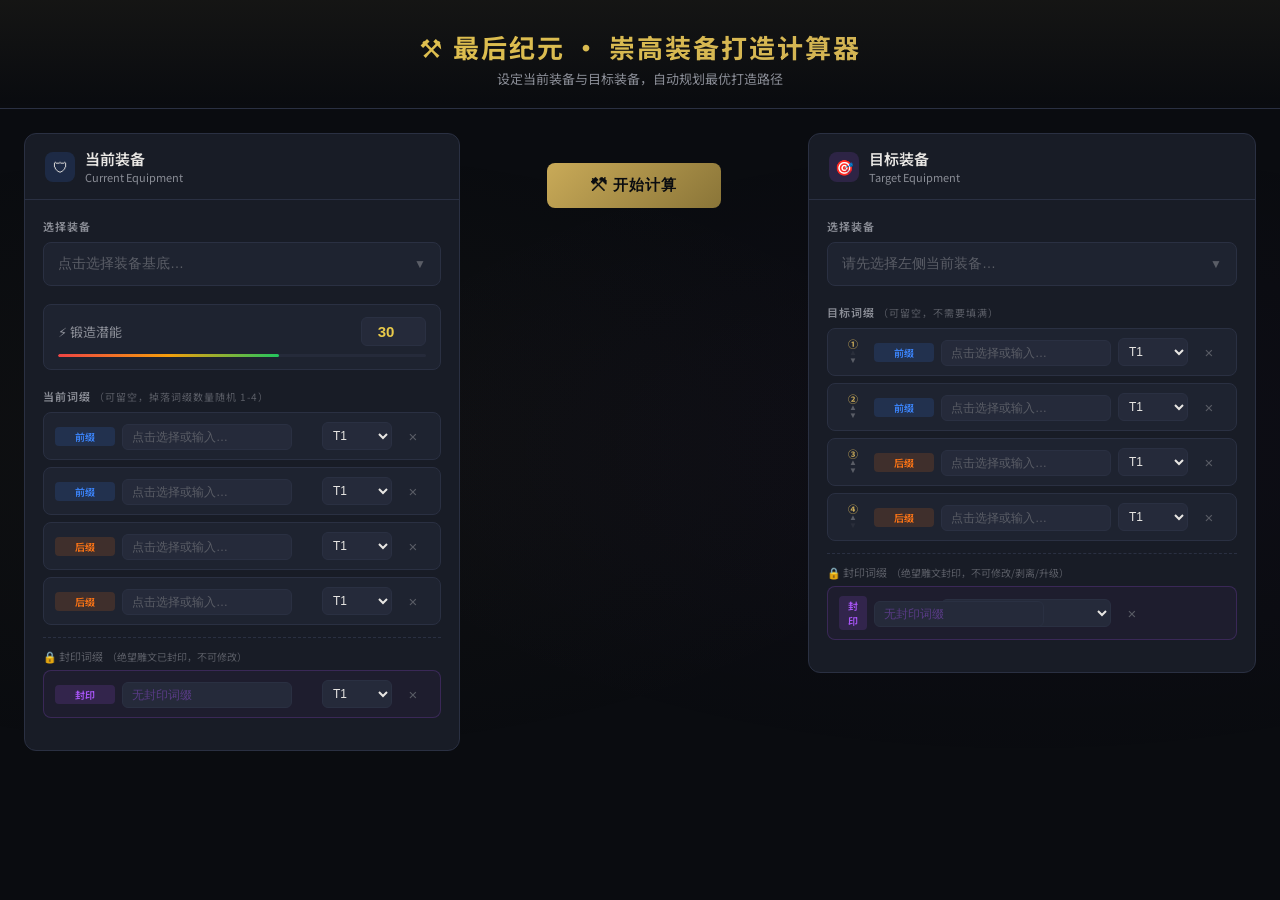
<file: 崇高装备打造计算器V6.html>
<!DOCTYPE html>
<html lang="zh-CN">
<head>
<meta charset="UTF-8">
<meta name="viewport" content="width=device-width, initial-scale=1.0">
<title>最后纪元 - 崇高装备打造计算器</title>
<style>
  @import url('https://fonts.googleapis.com/css2?family=Noto+Sans+SC:wght@300;400;500;600;700&display=swap');
  :root {
    --bg-darkest: #0a0c10; --bg-dark: #12151c; --bg-panel: #181c26;
    --bg-card: #1e2330; --bg-input: #252a3a; --border: #2a3042;
    --border-focus: #4a6fa5; --text-primary: #e8e6e3; --text-secondary: #8a8d96;
    --text-muted: #5a5d66; --gold: #c9aa58; --gold-bright: #e8c94a;
    --gold-dim: #8a7538; --exalted: #a855f7; --success: #22c55e;
    --warning: #f59e0b; --danger: #ef4444; --prefix: #3b82f6; --suffix: #f97316;
    --rune: #06b6d4; --glyph: #ec4899; --radius: 8px; --radius-lg: 12px;
  }
  * { margin:0; padding:0; box-sizing:border-box; }
  body { font-family:'Noto Sans SC',system-ui,sans-serif; background:var(--bg-darkest); color:var(--text-primary); min-height:100vh; }
  body::before { content:''; position:fixed; inset:0; background:radial-gradient(ellipse at 20% 50%,rgba(201,170,88,.03) 0%,transparent 50%),radial-gradient(ellipse at 80% 50%,rgba(168,85,247,.03) 0%,transparent 50%); pointer-events:none; z-index:0; }
  .app { position:relative; z-index:1; }

  /* Header */
  .header { text-align:center; padding:28px 24px 20px; border-bottom:1px solid var(--border); background:linear-gradient(180deg,rgba(201,170,88,.06) 0%,transparent 100%); }
  .header h1 { font-size:26px; font-weight:700; background:linear-gradient(135deg,var(--gold-bright),var(--gold)); -webkit-background-clip:text; -webkit-text-fill-color:transparent; letter-spacing:2px; }
  .header p { color:var(--text-secondary); font-size:13px; margin-top:4px; }

  /* Main layout */
  .main { max-width:1400px; margin:0 auto; padding:24px; display:grid; grid-template-columns:1fr auto 1fr; gap:24px; align-items:start; }

  /* Panels */
  .panel { background:var(--bg-panel); border:1px solid var(--border); border-radius:var(--radius-lg); }
  .panel-header { padding:14px 20px; border-bottom:1px solid var(--border); display:flex; align-items:center; gap:10px; }
  .panel-header .icon { width:30px; height:30px; border-radius:8px; display:flex; align-items:center; justify-content:center; font-size:15px; }
  .panel-header h2 { font-size:15px; font-weight:600; }
  .panel-header .subtitle { font-size:11px; color:var(--text-secondary); }
  .panel-body { padding:18px; }
  .current-panel .icon { background:rgba(59,130,246,.15); }
  .target-panel .icon { background:rgba(168,85,247,.15); }

  /* Section label */
  .section-label { font-size:11px; font-weight:600; color:var(--text-secondary); text-transform:uppercase; letter-spacing:1px; margin-bottom:8px; }

  /* Equipment selector button */
  .equip-selector { margin-bottom:18px; }
  .equip-btn {
    width:100%; padding:12px 14px; background:var(--bg-card); border:1px solid var(--border);
    border-radius:var(--radius); cursor:pointer; display:flex; align-items:center; justify-content:space-between;
    transition:all .15s; color:var(--text-primary); font-size:14px;
  }
  .equip-btn:hover { border-color:var(--gold-dim); }
  .equip-btn.has-value { border-color:var(--gold-dim); background:rgba(201,170,88,.06); }
  .equip-btn .placeholder { color:var(--text-muted); }
  .equip-btn .arrow { color:var(--text-muted); font-size:12px; }
  .equip-btn .selected-name { font-weight:500; }
  .equip-btn .selected-cat { font-size:11px; color:var(--text-secondary); margin-left:6px; }
  .equip-clear { width:24px; height:24px; background:transparent; border:none; color:var(--text-muted); cursor:pointer; font-size:14px; border-radius:4px; display:none; align-items:center; justify-content:center; flex-shrink:0; }
  .equip-clear:hover { color:var(--danger); background:rgba(239,68,68,.1); }
  .equip-btn.has-value .equip-clear { display:flex; }

  /* FP section */
  .fp-section { margin-bottom:18px; padding:12px 14px; background:var(--bg-card); border-radius:var(--radius); border:1px solid var(--border); }
  .fp-row { display:flex; align-items:center; justify-content:space-between; gap:12px; }
  .fp-label { font-size:13px; color:var(--text-secondary); display:flex; align-items:center; gap:6px; }
  .fp-input { width:65px; padding:5px 8px; background:var(--bg-input); border:1px solid var(--border); border-radius:6px; color:var(--gold-bright); font-size:15px; font-weight:600; text-align:center; outline:none; }
  .fp-input:focus { border-color:var(--gold); }
  .fp-bar { margin-top:8px; height:3px; background:var(--bg-input); border-radius:2px; overflow:hidden; }
  .fp-bar-fill { height:100%; background:linear-gradient(90deg,var(--danger),var(--warning),var(--success)); border-radius:2px; transition:width .3s; }

  /* Affix list */
  .affix-section { margin-bottom:14px; }
  .affix-list { display:flex; flex-direction:column; gap:7px; overflow:visible; }
  .affix-slot {
    display:grid; grid-template-columns:60px 1fr 70px 30px; gap:7px; align-items:center;
    padding:9px 11px; background:var(--bg-card); border:1px solid var(--border); border-radius:var(--radius); transition:border-color .15s;
  }
  .affix-slot { overflow:visible; }
  .affix-slot:hover { border-color:var(--border-focus); }

  /* Priority controls (target panel only) */
  .target-panel .affix-slot { grid-template-columns:28px 60px 1fr 70px 30px; }
  .priority-controls { display:flex; flex-direction:column; align-items:center; gap:0; }
  .priority-num { font-size:10px; font-weight:700; color:var(--gold); line-height:1; }
  .priority-btns { display:flex; flex-direction:column; gap:0; }
  .priority-btn { background:none; border:none; color:var(--text-muted); cursor:pointer; font-size:8px; padding:0; line-height:1; }
  .priority-btn:hover { color:var(--gold); }
  .priority-btn:disabled { opacity:0.2; cursor:default; }
  .affix-type { font-size:10px; font-weight:600; padding:2px 7px; border-radius:4px; text-align:center; }
  .affix-type.prefix { background:rgba(59,130,246,.15); color:var(--prefix); }
  .affix-type.suffix { background:rgba(249,115,22,.15); color:var(--suffix); }
  .affix-name-input { padding:5px 9px; background:var(--bg-input); border:1px solid var(--border); border-radius:6px; color:var(--text-primary); font-size:12px; outline:none; }
  .affix-name-input:focus { border-color:var(--border-focus); }
  .affix-name-input::placeholder { color:var(--text-muted); }
  .tier-select { padding:5px 6px; background:var(--bg-input); border:1px solid var(--border); border-radius:6px; color:var(--text-primary); font-size:12px; outline:none; cursor:pointer; }
  .affix-remove { width:28px; height:28px; background:transparent; border:none; border-radius:6px; color:var(--text-muted); cursor:pointer; display:flex; align-items:center; justify-content:center; font-size:15px; }
  .affix-remove:hover { color:var(--danger); background:rgba(239,68,68,.1); }
  .add-affix-btn { width:100%; padding:7px; background:transparent; border:1px dashed var(--border); border-radius:var(--radius); color:var(--text-muted); font-size:12px; cursor:pointer; margin-top:4px; }
  .add-affix-btn:hover { border-color:var(--gold-dim); color:var(--gold); }

  /* Sealed affix */
  .sealed-section { margin-top:12px; padding-top:10px; border-top:1px dashed var(--border); }
  .sealed-label { font-size:11px; color:var(--text-muted); margin-bottom:6px; display:flex; align-items:center; gap:4px; }
  .sealed-slot { background:rgba(168,85,247,.04); border-color:rgba(168,85,247,.2); }
  .sealed-slot .affix-type.sealed { background:rgba(168,85,247,.15); color:var(--exalted); }
  .sealed-slot .affix-name-input { color:var(--exalted); }
  .sealed-slot .affix-name-input::placeholder { color:rgba(168,85,247,.4); }

  /* Center column */
  .center-col { display:flex; flex-direction:column; align-items:center; gap:18px; padding-top:30px; min-width:300px; }
  .calc-btn {
    padding:13px 44px; background:linear-gradient(135deg,var(--gold),var(--gold-dim)); border:none;
    border-radius:var(--radius); color:var(--bg-darkest); font-size:15px; font-weight:700; cursor:pointer;
    letter-spacing:1px; transition:all .2s; position:relative; overflow:hidden;
  }
  .calc-btn:hover { transform:translateY(-1px); box-shadow:0 4px 20px rgba(201,170,88,.3); }

  /* Steps panel */
  .steps-panel { width:100%; background:var(--bg-panel); border:1px solid var(--border); border-radius:var(--radius-lg); overflow:hidden; display:none; }
  .steps-panel.visible { display:block; }
  .steps-header { padding:12px 18px; border-bottom:1px solid var(--border); display:flex; justify-content:space-between; align-items:center; }
  .steps-header h3 { font-size:14px; font-weight:600; }
  .steps-body { padding:14px 18px; }

  .overall-rate { display:flex; align-items:center; gap:14px; padding:12px 14px; background:var(--bg-card); border-radius:var(--radius); border:1px solid var(--border); margin-bottom:14px; }
  .rate-circle { width:50px; height:50px; border-radius:50%; display:flex; align-items:center; justify-content:center; font-size:14px; font-weight:700; flex-shrink:0; position:relative; }
  .rate-circle::before { content:''; position:absolute; inset:0; border-radius:50%; border:3px solid var(--border); }
  .rate-circle.high { color:var(--success); } .rate-circle.high::before { border-color:var(--success); }
  .rate-circle.mid { color:var(--warning); } .rate-circle.mid::before { border-color:var(--warning); }
  .rate-circle.low { color:var(--danger); } .rate-circle.low::before { border-color:var(--danger); }
  .rate-info { flex:1; }
  .rate-info .label { font-size:11px; color:var(--text-secondary); }
  .rate-info .value { font-size:18px; font-weight:700; }
  .rate-info .detail { font-size:11px; color:var(--text-muted); margin-top:2px; }

  .step-list { display:flex; flex-direction:column; gap:7px; }
  .step-card { display:grid; grid-template-columns:32px 1fr auto; gap:10px; align-items:start; padding:10px 12px; background:var(--bg-card); border:1px solid var(--border); border-radius:var(--radius); }
  .step-num { width:28px; height:28px; border-radius:50%; background:var(--bg-input); display:flex; align-items:center; justify-content:center; font-size:12px; font-weight:600; color:var(--gold); flex-shrink:0; }
  .step-action { font-size:12px; font-weight:500; margin-bottom:3px; }
  .step-action .highlight { color:var(--gold); font-weight:600; }
  .step-materials { display:flex; flex-wrap:wrap; gap:5px; margin-bottom:3px; }
  .material-tag { font-size:10px; padding:1px 7px; border-radius:4px; }
  .material-tag.glyph { background:rgba(236,72,153,.12); color:var(--glyph); }
  .material-tag.rune { background:rgba(6,182,212,.12); color:var(--rune); }
  .material-tag.shard { background:rgba(59,130,246,.12); color:var(--prefix); }
  .step-goal { font-size:11px; color:var(--text-secondary); }
  .step-rate { text-align:right; flex-shrink:0; }
  .step-rate .rate-val { font-size:14px; font-weight:700; }
  .step-rate .rate-val.high { color:var(--success); }
  .step-rate .rate-val.mid { color:var(--warning); }
  .step-rate .rate-val.low { color:var(--danger); }
  .step-rate .rate-label { font-size:10px; color:var(--text-muted); }

  .update-section { margin-top:14px; padding:12px 14px; background:var(--bg-card); border-radius:var(--radius); border:1px solid var(--border); }
  .update-section p { font-size:11px; color:var(--text-secondary); margin-bottom:8px; }
  .update-btn { width:100%; padding:9px; background:var(--bg-input); border:1px solid var(--border); border-radius:var(--radius); color:var(--gold); font-size:12px; font-weight:600; cursor:pointer; }
  .update-btn:hover { border-color:var(--gold); background:rgba(201,170,88,.08); }

  /* ===== Equipment Picker Modal ===== */
  .modal-overlay {
    position:fixed; inset:0; background:rgba(0,0,0,.6); z-index:1000;
    display:none; align-items:center; justify-content:center;
    backdrop-filter:blur(4px);
  }
  .modal-overlay.open { display:flex; }
  .modal {
    background:var(--bg-panel); border:1px solid var(--border); border-radius:var(--radius-lg);
    width:680px; max-height:80vh; display:flex; flex-direction:column; overflow:hidden;
    box-shadow:0 20px 60px rgba(0,0,0,.5);
  }
  .modal-header { padding:14px 18px; border-bottom:1px solid var(--border); display:flex; align-items:center; justify-content:space-between; }
  .modal-header h3 { font-size:15px; font-weight:600; }
  .modal-close { width:28px; height:28px; background:transparent; border:none; color:var(--text-muted); cursor:pointer; font-size:18px; border-radius:6px; display:flex; align-items:center; justify-content:center; }
  .modal-close:hover { color:var(--text-primary); background:rgba(255,255,255,.05); }
  .modal-search { padding:10px 18px; border-bottom:1px solid var(--border); }
  .modal-search input { width:100%; padding:8px 12px; background:var(--bg-input); border:1px solid var(--border); border-radius:6px; color:var(--text-primary); font-size:13px; outline:none; }
  .modal-search input:focus { border-color:var(--border-focus); }
  .modal-search input::placeholder { color:var(--text-muted); }
  .modal-body { display:flex; flex:1; overflow:hidden; }
  .modal-cats { width:140px; border-right:1px solid var(--border); overflow-y:auto; padding:8px; flex-shrink:0; }
  .modal-cat-btn {
    width:100%; padding:8px 10px; background:transparent; border:none; border-radius:6px;
    color:var(--text-secondary); font-size:12px; cursor:pointer; text-align:left; transition:all .1s;
    display:flex; align-items:center; gap:6px;
  }
  .modal-cat-btn:hover { background:rgba(255,255,255,.05); color:var(--text-primary); }
  .modal-cat-btn.active { background:rgba(201,170,88,.1); color:var(--gold); font-weight:500; }
  .modal-cat-btn .count { font-size:10px; color:var(--text-muted); margin-left:auto; }
  .modal-items { flex:1; overflow-y:auto; padding:8px; }
  .modal-item {
    padding:8px 12px; border-radius:6px; cursor:pointer; font-size:13px;
    display:flex; align-items:center; justify-content:space-between;
    transition:background .1s;
  }
  .modal-item:hover { background:rgba(255,255,255,.05); }
  .modal-item.selected { background:rgba(201,170,88,.12); color:var(--gold); }
  .modal-item .item-name { font-weight:400; }
  .modal-item .item-level { font-size:11px; color:var(--text-muted); }
  .modal-empty { padding:20px; text-align:center; color:var(--text-muted); font-size:13px; }

  /* Same-category hint */
  .category-lock-hint {
    padding:8px 12px; background:rgba(201,170,88,.06); border:1px solid rgba(201,170,88,.15);
    border-radius:var(--radius); font-size:11px; color:var(--gold-dim); margin-bottom:14px;
    display:none;
  }
  .category-lock-hint.visible { display:block; }

  ::-webkit-scrollbar { width:5px; }
  ::-webkit-scrollbar-track { background:transparent; }
  ::-webkit-scrollbar-thumb { background:var(--border); border-radius:3px; }

  @media (max-width:1100px) {
    .main { grid-template-columns:1fr; max-width:600px; }
    .center-col { padding-top:0; order:-1; }
  }
</style>
</head>
<body>
<div class="app">
  <header class="header">
    <h1>⚒ 最后纪元 · 崇高装备打造计算器</h1>
    <p>设定当前装备与目标装备，自动规划最优打造路径</p>
  </header>

  <div class="main">
    <!-- Left: Current Equipment -->
    <div class="panel current-panel">
      <div class="panel-header">
        <div class="icon">🛡</div>
        <div><h2>当前装备</h2><div class="subtitle">Current Equipment</div></div>
      </div>
      <div class="panel-body">
        <div class="section-label">选择装备</div>
        <div class="equip-selector">
          <button class="equip-btn" id="currentEquipBtn" data-side="current">
            <span class="placeholder">点击选择装备基底…</span>
            <span class="arrow">▼</span>
            <span class="equip-clear" title="清除选择">×</span>
          </button>
        </div>

        <div class="fp-section">
          <div class="fp-row">
            <span class="fp-label">⚡ 锻造潜能</span>
            <input type="number" class="fp-input" id="currentFP" value="30" min="0" max="100">
          </div>
          <div class="fp-bar"><div class="fp-bar-fill" id="fpBar" style="width:60%"></div></div>
        </div>

        <div class="affix-section">
          <div class="section-label">当前词缀 <span style="font-size:10px;color:var(--text-muted);font-weight:400">（可留空，掉落词缀数量随机 1-4）</span></div>
          <div class="affix-list" id="currentAffixes">
            <div class="affix-slot">
              <span class="affix-type prefix">前缀</span>
              <div class="affix-dropdown-wrap" style="position:relative;"><input type="text" class="affix-name-input" placeholder="点击选择或输入…" autocomplete="off"><div class="affix-dropdown" style="display:none; position:absolute; top:100%; left:0; right:0; z-index:50; background:var(--bg-dark); border:1px solid var(--border); border-radius:6px; max-height:200px; overflow-y:auto; margin-top:2px;"></div></div>
              <select class="tier-select"><option value="1">T1</option><option value="2">T2</option><option value="3">T3</option><option value="4">T4</option><option value="5">T5</option><option value="6">T6★</option><option value="7">T7★</option></select>
              <button class="affix-remove" title="清除此词缀">×</button>
            </div>
            <div class="affix-slot">
              <span class="affix-type prefix">前缀</span>
              <div class="affix-dropdown-wrap" style="position:relative;"><input type="text" class="affix-name-input" placeholder="点击选择或输入…" autocomplete="off"><div class="affix-dropdown" style="display:none; position:absolute; top:100%; left:0; right:0; z-index:50; background:var(--bg-dark); border:1px solid var(--border); border-radius:6px; max-height:200px; overflow-y:auto; margin-top:2px;"></div></div>
              <select class="tier-select"><option value="1">T1</option><option value="2">T2</option><option value="3">T3</option><option value="4">T4</option><option value="5">T5</option><option value="6">T6★</option><option value="7">T7★</option></select>
              <button class="affix-remove" title="清除此词缀">×</button>
            </div>
            <div class="affix-slot">
              <span class="affix-type suffix">后缀</span>
              <div class="affix-dropdown-wrap" style="position:relative;"><input type="text" class="affix-name-input" placeholder="点击选择或输入…" autocomplete="off"><div class="affix-dropdown" style="display:none; position:absolute; top:100%; left:0; right:0; z-index:50; background:var(--bg-dark); border:1px solid var(--border); border-radius:6px; max-height:200px; overflow-y:auto; margin-top:2px;"></div></div>
              <select class="tier-select"><option value="1">T1</option><option value="2">T2</option><option value="3">T3</option><option value="4">T4</option><option value="5">T5</option><option value="6">T6★</option><option value="7">T7★</option></select>
              <button class="affix-remove" title="清除此词缀">×</button>
            </div>
            <div class="affix-slot">
              <span class="affix-type suffix">后缀</span>
              <div class="affix-dropdown-wrap" style="position:relative;"><input type="text" class="affix-name-input" placeholder="点击选择或输入…" autocomplete="off"><div class="affix-dropdown" style="display:none; position:absolute; top:100%; left:0; right:0; z-index:50; background:var(--bg-dark); border:1px solid var(--border); border-radius:6px; max-height:200px; overflow-y:auto; margin-top:2px;"></div></div>
              <select class="tier-select"><option value="1">T1</option><option value="2">T2</option><option value="3">T3</option><option value="4">T4</option><option value="5">T5</option><option value="6">T6★</option><option value="7">T7★</option></select>
              <button class="affix-remove" title="清除此词缀">×</button>
            </div>
          </div>
          <!-- Sealed affix slot -->
          <div class="sealed-section">
            <div class="sealed-label">🔒 封印词缀 <span style="font-size:10px;color:var(--text-muted);font-weight:400">（绝望雕文已封印，不可修改）</span></div>
            <div class="affix-slot sealed-slot">
              <span class="affix-type sealed">封印</span>
              <div class="affix-dropdown-wrap" style="position:relative;"><input type="text" class="affix-name-input" placeholder="无封印词缀" autocomplete="off"><div class="affix-dropdown" style="display:none; position:absolute; top:100%; left:0; right:0; z-index:50; background:var(--bg-dark); border:1px solid var(--border); border-radius:6px; max-height:200px; overflow-y:auto; margin-top:2px;"></div></div>
              <select class="tier-select"><option value="1" selected>T1</option><option value="2">T2</option><option value="3">T3</option><option value="4">T4</option><option value="5">T5</option></select>
              <button class="affix-remove" title="清除此词缀">×</button>
            </div>
          </div>
        </div>
      </div>
    </div>

    <!-- Center -->
    <div class="center-col">
      <button class="calc-btn" id="calcBtn">⚒ 开始计算</button>
      <div class="steps-panel" id="stepsPanel">
        <div class="steps-header">
          <h3>📋 打造步骤</h3>
          <span style="font-size:11px;color:var(--text-muted)" id="stepCount"></span>
        </div>
        <div class="steps-body">
          <div class="overall-rate" id="overallRate">
            <div class="rate-circle mid" id="rateCircle">?</div>
            <div class="rate-info">
              <div class="label">整体成功率</div>
              <div class="value" id="rateValue">—</div>
              <div class="detail" id="rateDetail">点击计算开始</div>
            </div>
          </div>
          <div class="step-list" id="stepList"></div>
          <div class="update-section">
            <p>💡 每步操作后，在左侧更新实际结果，然后点击下方按钮重新计算。</p>
            <button class="update-btn" id="updateBtn">🔄 更新装备状态并重新计算</button>
          </div>
        </div>
      </div>
    </div>

    <!-- Right: Target Equipment -->
    <div class="panel target-panel">
      <div class="panel-header">
        <div class="icon">🎯</div>
        <div><h2>目标装备</h2><div class="subtitle">Target Equipment</div></div>
      </div>
      <div class="panel-body">
        <div class="section-label">选择装备</div>
        <div class="category-lock-hint" id="categoryLockHint">
          🔒 目标装备必须与当前装备为同一部位类型（雕文·嫉妒限制）
        </div>
        <div class="equip-selector">
          <button class="equip-btn" id="targetEquipBtn" data-side="target">
            <span class="placeholder">请先选择左侧当前装备…</span>
            <span class="arrow">▼</span>
            <span class="equip-clear" title="清除选择">×</span>
          </button>
        </div>

        <div class="affix-section">
          <div class="section-label">目标词缀 <span style="font-size:10px;color:var(--text-muted);font-weight:400">（可留空，不需要填满）</span></div>
          <div class="affix-list" id="targetAffixes">
            <div class="affix-slot">
              <div class="priority-controls"><span class="priority-num">①</span><div class="priority-btns"><button class="priority-btn" data-dir="up" title="上移">▲</button><button class="priority-btn" data-dir="down" title="下移">▼</button></div></div>
              <span class="affix-type prefix">前缀</span>
              <div class="affix-dropdown-wrap" style="position:relative;"><input type="text" class="affix-name-input" placeholder="点击选择或输入…" autocomplete="off"><div class="affix-dropdown" style="display:none; position:absolute; top:100%; left:0; right:0; z-index:50; background:var(--bg-dark); border:1px solid var(--border); border-radius:6px; max-height:200px; overflow-y:auto; margin-top:2px;"></div></div>
              <select class="tier-select"><option value="1">T1</option><option value="2">T2</option><option value="3">T3</option><option value="4">T4</option><option value="5">T5</option><option value="6">T6★</option><option value="7">T7★</option></select>
              <button class="affix-remove" title="清除此词缀">×</button>
            </div>
            <div class="affix-slot">
              <div class="priority-controls"><span class="priority-num">②</span><div class="priority-btns"><button class="priority-btn" data-dir="up" title="上移">▲</button><button class="priority-btn" data-dir="down" title="下移">▼</button></div></div>
              <span class="affix-type prefix">前缀</span>
              <div class="affix-dropdown-wrap" style="position:relative;"><input type="text" class="affix-name-input" placeholder="点击选择或输入…" autocomplete="off"><div class="affix-dropdown" style="display:none; position:absolute; top:100%; left:0; right:0; z-index:50; background:var(--bg-dark); border:1px solid var(--border); border-radius:6px; max-height:200px; overflow-y:auto; margin-top:2px;"></div></div>
              <select class="tier-select"><option value="1">T1</option><option value="2">T2</option><option value="3">T3</option><option value="4">T4</option><option value="5">T5</option><option value="6">T6★</option><option value="7">T7★</option></select>
              <button class="affix-remove" title="清除此词缀">×</button>
            </div>
            <div class="affix-slot">
              <div class="priority-controls"><span class="priority-num">③</span><div class="priority-btns"><button class="priority-btn" data-dir="up" title="上移">▲</button><button class="priority-btn" data-dir="down" title="下移">▼</button></div></div>
              <span class="affix-type suffix">后缀</span>
              <div class="affix-dropdown-wrap" style="position:relative;"><input type="text" class="affix-name-input" placeholder="点击选择或输入…" autocomplete="off"><div class="affix-dropdown" style="display:none; position:absolute; top:100%; left:0; right:0; z-index:50; background:var(--bg-dark); border:1px solid var(--border); border-radius:6px; max-height:200px; overflow-y:auto; margin-top:2px;"></div></div>
              <select class="tier-select"><option value="1">T1</option><option value="2">T2</option><option value="3">T3</option><option value="4">T4</option><option value="5">T5</option><option value="6">T6★</option><option value="7">T7★</option></select>
              <button class="affix-remove" title="清除此词缀">×</button>
            </div>
            <div class="affix-slot">
              <div class="priority-controls"><span class="priority-num">④</span><div class="priority-btns"><button class="priority-btn" data-dir="up" title="上移">▲</button><button class="priority-btn" data-dir="down" title="下移">▼</button></div></div>
              <span class="affix-type suffix">后缀</span>
              <div class="affix-dropdown-wrap" style="position:relative;"><input type="text" class="affix-name-input" placeholder="点击选择或输入…" autocomplete="off"><div class="affix-dropdown" style="display:none; position:absolute; top:100%; left:0; right:0; z-index:50; background:var(--bg-dark); border:1px solid var(--border); border-radius:6px; max-height:200px; overflow-y:auto; margin-top:2px;"></div></div>
              <select class="tier-select"><option value="1">T1</option><option value="2">T2</option><option value="3">T3</option><option value="4">T4</option><option value="5">T5</option><option value="6">T6★</option><option value="7">T7★</option></select>
              <button class="affix-remove" title="清除此词缀">×</button>
            </div>
          </div>
          <!-- Sealed affix slot (Glyph of Despair) -->
          <div class="sealed-section">
            <div class="sealed-label">🔒 封印词缀 <span style="font-size:10px;color:var(--text-muted);font-weight:400">（绝望雕文封印，不可修改/剥离/升级）</span></div>
            <div class="affix-slot sealed-slot">
              <span class="affix-type sealed">封印</span>
              <div class="affix-dropdown-wrap" style="position:relative;"><input type="text" class="affix-name-input" placeholder="无封印词缀" autocomplete="off"><div class="affix-dropdown" style="display:none; position:absolute; top:100%; left:0; right:0; z-index:50; background:var(--bg-dark); border:1px solid var(--border); border-radius:6px; max-height:200px; overflow-y:auto; margin-top:2px;"></div></div>
              <select class="tier-select"><option value="1">T1</option><option value="2">T2</option><option value="3">T3</option><option value="4">T4</option><option value="5">T5</option><option value="6">T6★</option><option value="7">T7★</option></select>
              <button class="affix-remove" title="清除此词缀">×</button>
            </div>
          </div>
        </div>
      </div>
    </div>
  </div>
</div>

<!-- Equipment Picker Modal -->
<div class="modal-overlay" id="modalOverlay">
  <div class="modal">
    <div class="modal-header">
      <h3 id="modalTitle">选择装备</h3>
      <button class="modal-close" id="modalClose">×</button>
    </div>
    <div class="modal-search">
      <input type="text" id="modalSearch" placeholder="搜索装备名称…">
    </div>
    <div class="modal-body">
      <div class="modal-cats" id="modalCats"></div>
      <div class="modal-items" id="modalItems"></div>
    </div>
  </div>
</div>

<script>
const AFFIX_DATA = {"头盔": {"prefix": [{"id": 21, "name": "暴风打击法术伤害", "maxTier": 8}, {"id": 34, "name": "魔力", "maxTier": 8}, {"id": 53, "name": "伤害由魔力优先承受而非生命", "maxTier": 8}, {"id": 70, "name": "召唤物生命", "maxTier": 8}, {"id": 71, "name": "召唤物躲避值", "maxTier": 8}, {"id": 73, "name": "召唤物生命再生", "maxTier": 8}, {"id": 331, "name": "魔力", "maxTier": 8}, {"id": 334, "name": "图腾法术伤害", "maxTier": 8}, {"id": 335, "name": "提高变形期间冷却恢复速度", "maxTier": 8}, {"id": 336, "name": "召唤物暴击伤害加成", "maxTier": 8}, {"id": 337, "name": "召唤物法术暴击几率", "maxTier": 8}, {"id": 338, "name": "变形期间暴击伤害加成", "maxTier": 8}, {"id": 339, "name": "冻伤冰霜抗性穿透", "maxTier": 8}, {"id": 341, "name": "每层冰缓冻结率", "maxTier": 8}, {"id": 342, "name": "图腾施法速度", "maxTier": 8}, {"id": 346, "name": "召唤物近战伤害转化为生命偷取", "maxTier": 8}, {"id": 347, "name": "召唤物击中时施加流血几率", "maxTier": 8}, {"id": 349, "name": "变形期间近战伤害", "maxTier": 8}, {"id": 350, "name": "变形期间法术伤害", "maxTier": 8}, {"id": 351, "name": "变形期间持续伤害", "maxTier": 8}, {"id": 352, "name": "图腾暴击几率", "maxTier": 8}, {"id": 353, "name": "提高鲨鱼之势效果", "maxTier": 8}, {"id": 354, "name": "提高野猪之势持续时间", "maxTier": 8}, {"id": 355, "name": "提高毒蛇之势效果", "maxTier": 8}, {"id": 356, "name": "提高猞猁之势效果", "maxTier": 8}, {"id": 357, "name": "图腾伤害", "maxTier": 8}, {"id": 358, "name": "流血物理抗性穿透", "maxTier": 8}, {"id": 359, "name": "持剑时近战物理伤害", "maxTier": 8}, {"id": 363, "name": "持斧击中时施加流血几率", "maxTier": 8}, {"id": 364, "name": "持锤时近战物理伤害", "maxTier": 8}, {"id": 365, "name": "承受虚空伤害转化为物理伤害", "maxTier": 8}, {"id": 366, "name": "承受腐化伤害转化为物理伤害", "maxTier": 8}, {"id": 367, "name": "承受毒素伤害转化为物理伤害", "maxTier": 8}, {"id": 368, "name": "投掷攻击暴击几率", "maxTier": 8}, {"id": 369, "name": "引导消耗", "maxTier": 8}, {"id": 370, "name": "提高护甲粉碎效果", "maxTier": 8}, {"id": 371, "name": "火焰持续伤害", "maxTier": 8}, {"id": 372, "name": "虚空持续伤害", "maxTier": 8}, {"id": 373, "name": "提高技能回响伤害", "maxTier": 8}, {"id": 374, "name": "提高深渊腐朽持续时间", "maxTier": 8}, {"id": 376, "name": "撕裂击中敌人时恢复魔力", "maxTier": 8}, {"id": 377, "name": "直接施放惩戒时恢复魔力", "maxTier": 8}, {"id": 378, "name": "提高飞锤投掷伤害", "maxTier": 8}, {"id": 379, "name": "提高盾牌投掷暴击几率", "maxTier": 8}, {"id": 380, "name": "提高熔炉之怒伤害", "maxTier": 8}, {"id": 381, "name": "提高法术暴击几率（最大魔力超过300时翻倍）", "maxTier": 8}, {"id": 383, "name": "引导期间法术伤害", "maxTier": 8}, {"id": 384, "name": "召唤物冻结率加成", "maxTier": 8}, {"id": 385, "name": "闪电技能暴击伤害加成", "maxTier": 8}, {"id": 386, "name": "引导期间法术伤害转化为生命偷取", "maxTier": 8}, {"id": 387, "name": "冰霜技能击中时施加冻伤几率", "maxTier": 8}, {"id": 388, "name": "冰霜持续伤害", "maxTier": 8}, {"id": 389, "name": "火焰持续伤害", "maxTier": 8}, {"id": 390, "name": "近战元素伤害", "maxTier": 8}, {"id": 391, "name": "点燃几率于火焰技能击中时", "maxTier": 8}, {"id": 392, "name": "闪电技能击中时施加感电几率", "maxTier": 8}, {"id": 393, "name": "暴击时施放火焰光环几率（每秒至多3次）", "maxTier": 8}, {"id": 394, "name": "提高火焰光环伤害", "maxTier": 8}, {"id": 396, "name": "几率施放火焰光环于被击中时（每秒至多3次）", "maxTier": 8}, {"id": 398, "name": "火焰技能击杀时施放火焰光环几率（每秒至多3次）", "maxTier": 8}, {"id": 399, "name": "近战击中时施加火花电荷几率", "maxTier": 8}, {"id": 400, "name": "魔力消耗转化为能量护盾", "maxTier": 8}, {"id": 401, "name": "变形期间物理伤害", "maxTier": 8}, {"id": 402, "name": "变形期间腐化伤害", "maxTier": 8}, {"id": 410, "name": "提高骷髅法师伤害", "maxTier": 8}, {"id": 412, "name": "收割伤害转化为生命偷取", "maxTier": 8}, {"id": 413, "name": "召唤物承受伤害反射到至攻击者", "maxTier": 8}, {"id": 415, "name": "饥渴灵魂击杀时获得20点能量护盾几率", "maxTier": 8}, {"id": 420, "name": "每个骷髅法师使提高法术伤害", "maxTier": 8}, {"id": 421, "name": "击中时施加咒蚀几率", "maxTier": 8}, {"id": 422, "name": "变形期间伤害转化为生命偷取", "maxTier": 8}, {"id": 423, "name": "降低法术生命消耗", "maxTier": 8}, {"id": 424, "name": "物理法术暴击几率", "maxTier": 8}, {"id": 435, "name": "施放血肉转移时施放骨刺几率", "maxTier": 8}, {"id": 437, "name": "生成影子时获得能量护盾", "maxTier": 8}, {"id": 439, "name": "提高影子攻击伤害", "maxTier": 8}, {"id": 440, "name": "伤害偏斜时恢复生命", "maxTier": 8}, {"id": 442, "name": "被击中后使躲避值", "maxTier": 8}, {"id": 448, "name": "每装备一把匕首提高暴击几率", "maxTier": 8}, {"id": 453, "name": "每装备一把匕首使毒素几率", "maxTier": 8}, {"id": 457, "name": "双持时增加物理投掷伤害", "maxTier": 8}, {"id": 459, "name": "持剑时提高伤害", "maxTier": 8}, {"id": 461, "name": "持匕首时提高伤害", "maxTier": 8}, {"id": 463, "name": "持弓时提高伤害", "maxTier": 8}, {"id": 468, "name": "点燃火焰抗性穿透", "maxTier": 8}, {"id": 469, "name": "提高中毒持续时间", "maxTier": 8}, {"id": 471, "name": "投掷物理伤害", "maxTier": 8}, {"id": 477, "name": "弓击中时粉碎护甲几率", "maxTier": 8}, {"id": 481, "name": "提高护甲粉碎持续时间", "maxTier": 8}, {"id": 483, "name": "弓箭击中时施加点燃几率", "maxTier": 8}, {"id": 485, "name": "弓箭击中时施加点燃几率", "maxTier": 8}, {"id": 487, "name": "暗影匕首物理抗性穿透", "maxTier": 8}, {"id": 489, "name": "弓箭元素伤害", "maxTier": 8}, {"id": 494, "name": "弓箭击中时施加流血几率", "maxTier": 8}, {"id": 496, "name": "提高灰烬打击第一击范围", "maxTier": 8}, {"id": 498, "name": "提高乱舞暴击几率", "maxTier": 8}, {"id": 501, "name": "力量", "maxTier": 8}, {"id": 502, "name": "智力", "maxTier": 8}, {"id": 503, "name": "敏捷", "maxTier": 8}, {"id": 504, "name": "协调", "maxTier": 8}, {"id": 505, "name": "活力", "maxTier": 8}, {"id": 509, "name": "提高爆炸箭矢范围", "maxTier": 8}, {"id": 511, "name": "每支箭矢使多重射击提高伤害", "maxTier": 8}, {"id": 513, "name": "提高箭雨持续时间", "maxTier": 8}, {"id": 515, "name": "每个激活影子使暗影圆舞斩提高伤害", "maxTier": 8}, {"id": 517, "name": "手里剑击中时施加流血几率", "maxTier": 8}, {"id": 521, "name": "提高酸液瓶范围", "maxTier": 8}, {"id": 524, "name": "提高影舞打击范围", "maxTier": 8}, {"id": 526, "name": "同步打击魔力效率", "maxTier": 8}, {"id": 528, "name": "诱饵魔力效率", "maxTier": 8}, {"id": 530, "name": "施放烟雾弹时获得能量护盾", "maxTier": 8}, {"id": 532, "name": "施放瞬影时获得能量护盾", "maxTier": 8}, {"id": 648, "name": "风暴乌鸦法术伤害", "maxTier": 8}, {"id": 655, "name": "标枪投掷增加闪电投掷伤害", "maxTier": 8}, {"id": 666, "name": "提高藤蔓攻击与施法速度", "maxTier": 8}, {"id": 688, "name": "提高烈焰冲刺的速度和距离", "maxTier": 8}, {"id": 690, "name": "几率在直接施放符文箭或火球时获得20法力", "maxTier": 8}, {"id": 691, "name": "符文乞灵每消耗一个符文所获得的护盾", "maxTier": 8}, {"id": 737, "name": "集结风暴击中敌人时获得风暴堆叠几率", "maxTier": 8}, {"id": 747, "name": "直接施放混沌箭时额外发射3枚射弹几率", "maxTier": 8}, {"id": 749, "name": "诅咒法术伤害", "maxTier": 8}, {"id": 762, "name": "追心箭反曲几率", "maxTier": 8}, {"id": 764, "name": "闪电技能击中时施加触电几率", "maxTier": 8}, {"id": 765, "name": "虚空技能击中时施加时间腐朽几率", "maxTier": 8}, {"id": 332, "name": "护甲与召唤物护甲", "maxTier": 8}, {"id": 333, "name": "共享·闪电伤害", "maxTier": 8}, {"id": 340, "name": "共享·冰霜伤害", "maxTier": 8}, {"id": 343, "name": "共享·流血持续时间", "maxTier": 8}, {"id": 344, "name": "共享·提高法术伤害", "maxTier": 8}, {"id": 345, "name": "共享·提高近战伤害", "maxTier": 8}, {"id": 360, "name": "提高物理伤害与流血持续时间", "maxTier": 8}, {"id": 361, "name": "提高火焰伤害与点燃持续时间", "maxTier": 8}, {"id": 362, "name": "提高虚空伤害与增加法术虚空伤害", "maxTier": 8}, {"id": 404, "name": "共享·提高火焰伤害", "maxTier": 8}, {"id": 405, "name": "共享·提高腐化伤害", "maxTier": 8}, {"id": 406, "name": "共享·击中时施加流血几率", "maxTier": 8}, {"id": 407, "name": "共享·提高流血持续时间", "maxTier": 8}, {"id": 408, "name": "共享·流血物理抗性穿透", "maxTier": 8}, {"id": 409, "name": "共享·物理伤害转化为生命偷取", "maxTier": 8}, {"id": 414, "name": "毒素伤害与毒素抗性", "maxTier": 8}, {"id": 416, "name": "提高你与你的召唤物暴击几率", "maxTier": 8}, {"id": 418, "name": "提高血液剥离与鲜血飞溅伤害", "maxTier": 8}, {"id": 419, "name": "骷髅与骷髅法师暴击几率", "maxTier": 8}, {"id": 519, "name": "手里剑闪电伤害", "maxTier": 8}, {"id": 540, "name": "召唤野狼等级", "maxTier": 8}, {"id": 543, "name": "召唤荆棘图腾等级", "maxTier": 8}, {"id": 544, "name": "召唤树人等级", "maxTier": 8}, {"id": 546, "name": "元素新星等级", "maxTier": 8}, {"id": 548, "name": "火球术穿透几率", "maxTier": 8}, {"id": 552, "name": "传送等级", "maxTier": 8}, {"id": 555, "name": "召唤野熊等级", "maxTier": 8}, {"id": 556, "name": "静电球等级", "maxTier": 8}, {"id": 557, "name": "闪电冲击等级", "maxTier": 8}, {"id": 559, "name": "根须纠缠等级", "maxTier": 8}, {"id": 560, "name": "放逐等级", "maxTier": 8}, {"id": 562, "name": "吞噬球等级", "maxTier": 8}, {"id": 566, "name": "时间回溯等级", "maxTier": 8}, {"id": 569, "name": "复仇等级", "maxTier": 8}, {"id": 570, "name": "盾牌投掷等级", "maxTier": 8}, {"id": 575, "name": "专注等级", "maxTier": 8}, {"id": 577, "name": "饥渴灵魂等级", "maxTier": 8}, {"id": 578, "name": "血液剥离等级", "maxTier": 8}, {"id": 580, "name": "召唤白骨魔像等级", "maxTier": 8}, {"id": 582, "name": "骨刺等级", "maxTier": 8}, {"id": 585, "name": "召唤风暴图腾等级", "maxTier": 8}, {"id": 592, "name": "环形盾阵等级", "maxTier": 8}, {"id": 598, "name": "附魔武器等级", "maxTier": 8}, {"id": 602, "name": "熊人形态等级", "maxTier": 8}, {"id": 604, "name": "显化铠甲等级", "maxTier": 8}, {"id": 611, "name": "手里剑等级", "maxTier": 8}, {"id": 613, "name": "多重射击等级", "maxTier": 8}, {"id": 614, "name": "穿刺等级", "maxTier": 8}, {"id": 615, "name": "诱饵等级", "maxTier": 8}, {"id": 620, "name": "同步打击等级", "maxTier": 8}, {"id": 629, "name": "地震等级", "maxTier": 8}, {"id": 631, "name": "熔炉之怒等级", "maxTier": 8}, {"id": 634, "name": "精神瘟疫等级", "maxTier": 8}, {"id": 636, "name": "死亡封印等级", "maxTier": 8}, {"id": 638, "name": "黑暗箭袋等级", "maxTier": 8}, {"id": 647, "name": "召唤自爆僵尸等级", "maxTier": 8}, {"id": 681, "name": "符文箭等级", "maxTier": 8}, {"id": 682, "name": "符文乞灵等级", "maxTier": 8}, {"id": 693, "name": "火焰乞灵的穿透", "maxTier": 8}, {"id": 694, "name": "寒冷乞灵的穿透", "maxTier": 8}, {"id": 695, "name": "冰霜墙持续时长和冻伤几率", "maxTier": 8}, {"id": 696, "name": "闪电乞灵的穿透", "maxTier": 8}, {"id": 726, "name": "治愈之手等级", "maxTier": 8}, {"id": 727, "name": "驯鹰术等级", "maxTier": 8}, {"id": 734, "name": "混沌箭等级", "maxTier": 8}, {"id": 735, "name": "鬼焰等级", "maxTier": 8}, {"id": 739, "name": "俯冲轰炸伤害与范围", "maxTier": 8}, {"id": 1090, "name": "剑刃风暴等级", "maxTier": 8}, {"id": 949, "name": "套装·分身的假象-已重铸", "maxTier": 7}, {"id": 792, "name": "套装·加斯帕的洞察-已重铸", "maxTier": 7}, {"id": 782, "name": "套装·博德曼的传承-已重铸", "maxTier": 7}, {"id": 0, "name": "套装·库宗的伪装-已重铸", "maxTier": 7}, {"id": 784, "name": "套装·海盗的鲜血风帽-已重铸", "maxTier": 7}, {"id": 821, "name": "套装·维拉提亚的风暴王冠-已重铸", "maxTier": 7}, {"id": 817, "name": "套装·耀阳重盔-已重铸", "maxTier": 7}], "suffix": [{"id": 1, "name": "护甲", "maxTier": 8}, {"id": 7, "name": "虚空抗性", "maxTier": 8}, {"id": 8, "name": "躲避值", "maxTier": 8}, {"id": 10, "name": "腐化抗性", "maxTier": 8}, {"id": 13, "name": "火焰抗性", "maxTier": 8}, {"id": 17, "name": "冰霜抗性", "maxTier": 8}, {"id": 19, "name": "毒素抗性", "maxTier": 8}, {"id": 22, "name": "生命再生", "maxTier": 8}, {"id": 24, "name": "闪电抗性", "maxTier": 8}, {"id": 25, "name": "生命", "maxTier": 8}, {"id": 31, "name": "护甲", "maxTier": 8}, {"id": 45, "name": "物理抗性", "maxTier": 8}, {"id": 52, "name": "生命", "maxTier": 8}, {"id": 80, "name": "元素抗性", "maxTier": 8}, {"id": 90, "name": "每秒生命再生", "maxTier": 8}, {"id": 92, "name": "耐伤", "maxTier": 8}, {"id": 382, "name": "每秒获得能量护盾", "maxTier": 8}, {"id": 97, "name": "暴击避免与增加躲避值", "maxTier": 8}, {"id": 715, "name": "护甲与降低承受暴击额外伤害", "maxTier": 8}, {"id": 800, "name": "套装·伊莎多拉的复仇-已重铸", "maxTier": 7}, {"id": 803, "name": "套装·终末野熊的挽歌-已重铸", "maxTier": 7}]}, "胸甲": {"prefix": [{"id": 34, "name": "魔力", "maxTier": 8}, {"id": 53, "name": "伤害由魔力优先承受而非生命", "maxTier": 8}, {"id": 70, "name": "召唤物生命", "maxTier": 8}, {"id": 95, "name": "伤害反射至攻击者", "maxTier": 8}, {"id": 96, "name": "伤害反射", "maxTier": 8}, {"id": 331, "name": "魔力", "maxTier": 8}, {"id": 334, "name": "图腾法术伤害", "maxTier": 8}, {"id": 336, "name": "召唤物暴击伤害加成", "maxTier": 8}, {"id": 337, "name": "召唤物法术暴击几率", "maxTier": 8}, {"id": 338, "name": "变形期间暴击伤害加成", "maxTier": 8}, {"id": 339, "name": "冻伤冰霜抗性穿透", "maxTier": 8}, {"id": 341, "name": "每层冰缓冻结率", "maxTier": 8}, {"id": 342, "name": "图腾施法速度", "maxTier": 8}, {"id": 346, "name": "召唤物近战伤害转化为生命偷取", "maxTier": 8}, {"id": 347, "name": "召唤物击中时施加流血几率", "maxTier": 8}, {"id": 348, "name": "召唤物近战暴击几率", "maxTier": 8}, {"id": 349, "name": "变形期间近战伤害", "maxTier": 8}, {"id": 350, "name": "变形期间法术伤害", "maxTier": 8}, {"id": 351, "name": "变形期间持续伤害", "maxTier": 8}, {"id": 352, "name": "图腾暴击几率", "maxTier": 8}, {"id": 353, "name": "提高鲨鱼之势效果", "maxTier": 8}, {"id": 354, "name": "提高野猪之势持续时间", "maxTier": 8}, {"id": 355, "name": "提高毒蛇之势效果", "maxTier": 8}, {"id": 356, "name": "提高猞猁之势效果", "maxTier": 8}, {"id": 357, "name": "图腾伤害", "maxTier": 8}, {"id": 358, "name": "流血物理抗性穿透", "maxTier": 8}, {"id": 359, "name": "持剑时近战物理伤害", "maxTier": 8}, {"id": 363, "name": "持斧击中时施加流血几率", "maxTier": 8}, {"id": 364, "name": "持锤时近战物理伤害", "maxTier": 8}, {"id": 365, "name": "承受虚空伤害转化为物理伤害", "maxTier": 8}, {"id": 366, "name": "承受腐化伤害转化为物理伤害", "maxTier": 8}, {"id": 367, "name": "承受毒素伤害转化为物理伤害", "maxTier": 8}, {"id": 368, "name": "投掷攻击暴击几率", "maxTier": 8}, {"id": 370, "name": "提高护甲粉碎效果", "maxTier": 8}, {"id": 371, "name": "火焰持续伤害", "maxTier": 8}, {"id": 372, "name": "虚空持续伤害", "maxTier": 8}, {"id": 373, "name": "提高技能回响伤害", "maxTier": 8}, {"id": 374, "name": "提高深渊腐朽持续时间", "maxTier": 8}, {"id": 375, "name": "复仇击中敌人时恢复魔力", "maxTier": 8}, {"id": 378, "name": "提高飞锤投掷伤害", "maxTier": 8}, {"id": 379, "name": "提高盾牌投掷暴击几率", "maxTier": 8}, {"id": 380, "name": "提高熔炉之怒伤害", "maxTier": 8}, {"id": 381, "name": "提高法术暴击几率（最大魔力超过300时翻倍）", "maxTier": 8}, {"id": 383, "name": "引导期间法术伤害", "maxTier": 8}, {"id": 384, "name": "召唤物冻结率加成", "maxTier": 8}, {"id": 385, "name": "闪电技能暴击伤害加成", "maxTier": 8}, {"id": 386, "name": "引导期间法术伤害转化为生命偷取", "maxTier": 8}, {"id": 387, "name": "冰霜技能击中时施加冻伤几率", "maxTier": 8}, {"id": 388, "name": "冰霜持续伤害", "maxTier": 8}, {"id": 389, "name": "火焰持续伤害", "maxTier": 8}, {"id": 390, "name": "近战元素伤害", "maxTier": 8}, {"id": 391, "name": "点燃几率于火焰技能击中时", "maxTier": 8}, {"id": 392, "name": "闪电技能击中时施加感电几率", "maxTier": 8}, {"id": 393, "name": "暴击时施放火焰光环几率（每秒至多3次）", "maxTier": 8}, {"id": 394, "name": "提高火焰光环伤害", "maxTier": 8}, {"id": 395, "name": "被击中时获得闪电庇护几率", "maxTier": 8}, {"id": 396, "name": "几率施放火焰光环于被击中时（每秒至多3次）", "maxTier": 8}, {"id": 398, "name": "火焰技能击杀时施放火焰光环几率（每秒至多3次）", "maxTier": 8}, {"id": 400, "name": "魔力消耗转化为能量护盾", "maxTier": 8}, {"id": 401, "name": "变形期间物理伤害", "maxTier": 8}, {"id": 402, "name": "变形期间腐化伤害", "maxTier": 8}, {"id": 410, "name": "提高骷髅法师伤害", "maxTier": 8}, {"id": 411, "name": "施放收割时恢复魔力", "maxTier": 8}, {"id": 412, "name": "收割伤害转化为生命偷取", "maxTier": 8}, {"id": 413, "name": "召唤物承受伤害反射到至攻击者", "maxTier": 8}, {"id": 415, "name": "饥渴灵魂击杀时获得20点能量护盾几率", "maxTier": 8}, {"id": 417, "name": "骨刺对流血敌人持续伤害总增", "maxTier": 8}, {"id": 420, "name": "每个骷髅法师使提高法术伤害", "maxTier": 8}, {"id": 421, "name": "击中时施加咒蚀几率", "maxTier": 8}, {"id": 422, "name": "变形期间伤害转化为生命偷取", "maxTier": 8}, {"id": 424, "name": "物理法术暴击几率", "maxTier": 8}, {"id": 435, "name": "施放血肉转移时施放骨刺几率", "maxTier": 8}, {"id": 437, "name": "生成影子时获得能量护盾", "maxTier": 8}, {"id": 439, "name": "提高影子攻击伤害", "maxTier": 8}, {"id": 440, "name": "伤害偏斜时恢复生命", "maxTier": 8}, {"id": 442, "name": "被击中后使躲避值", "maxTier": 8}, {"id": 443, "name": "近战击中时获得猩红帷幕几率", "maxTier": 8}, {"id": 446, "name": "每装备一把剑提高暴击几率", "maxTier": 8}, {"id": 449, "name": "被击中时获得暮色帷幕几率", "maxTier": 8}, {"id": 451, "name": "每装备一把剑使流血几率", "maxTier": 8}, {"id": 454, "name": "近战击中时获得暮色帷幕几率", "maxTier": 8}, {"id": 459, "name": "持剑时提高伤害", "maxTier": 8}, {"id": 461, "name": "持匕首时提高伤害", "maxTier": 8}, {"id": 463, "name": "持弓时提高伤害", "maxTier": 8}, {"id": 468, "name": "点燃火焰抗性穿透", "maxTier": 8}, {"id": 471, "name": "投掷物理伤害", "maxTier": 8}, {"id": 473, "name": "几率粉碎护甲于投掷攻击击中时", "maxTier": 8}, {"id": 475, "name": "几率粉碎护甲于近战击中时", "maxTier": 8}, {"id": 479, "name": "提高护甲粉碎效果", "maxTier": 8}, {"id": 487, "name": "暗影匕首物理抗性穿透", "maxTier": 8}, {"id": 494, "name": "弓箭击中时施加流血几率", "maxTier": 8}, {"id": 498, "name": "提高乱舞暴击几率", "maxTier": 8}, {"id": 500, "name": "穿刺物理抗性穿透", "maxTier": 8}, {"id": 501, "name": "力量", "maxTier": 8}, {"id": 502, "name": "智力", "maxTier": 8}, {"id": 503, "name": "敏捷", "maxTier": 8}, {"id": 504, "name": "协调", "maxTier": 8}, {"id": 505, "name": "活力", "maxTier": 8}, {"id": 509, "name": "提高爆炸箭矢范围", "maxTier": 8}, {"id": 511, "name": "每支箭矢使多重射击提高伤害", "maxTier": 8}, {"id": 515, "name": "每个激活影子使暗影圆舞斩提高伤害", "maxTier": 8}, {"id": 517, "name": "手里剑击中时施加流血几率", "maxTier": 8}, {"id": 521, "name": "提高酸液瓶范围", "maxTier": 8}, {"id": 526, "name": "同步打击魔力效率", "maxTier": 8}, {"id": 528, "name": "诱饵魔力效率", "maxTier": 8}, {"id": 530, "name": "施放烟雾弹时获得能量护盾", "maxTier": 8}, {"id": 532, "name": "施放瞬影时获得能量护盾", "maxTier": 8}, {"id": 656, "name": "引导旋风斩期间耐伤", "maxTier": 8}, {"id": 663, "name": "蝗虫护甲粉碎几率", "maxTier": 8}, {"id": 665, "name": "裂地猛击击中时生成震波几率", "maxTier": 8}, {"id": 667, "name": "狂暴暴击几率", "maxTier": 8}, {"id": 687, "name": "站在你的统治铭文上时, 你或你的盟友每秒获得的护盾", "maxTier": 8}, {"id": 691, "name": "符文乞灵每消耗一个符文所获得的护盾", "maxTier": 8}, {"id": 748, "name": "提高冥府裂缝灵体频率", "maxTier": 8}, {"id": 762, "name": "追心箭反曲几率", "maxTier": 8}, {"id": 764, "name": "闪电技能击中时施加触电几率", "maxTier": 8}, {"id": 765, "name": "虚空技能击中时施加时间腐朽几率", "maxTier": 8}, {"id": 192, "name": "+1骷髅上限与提高骷髅伤害", "maxTier": 8}, {"id": 332, "name": "护甲与召唤物护甲", "maxTier": 8}, {"id": 333, "name": "共享·闪电伤害", "maxTier": 8}, {"id": 340, "name": "共享·冰霜伤害", "maxTier": 8}, {"id": 343, "name": "共享·流血持续时间", "maxTier": 8}, {"id": 344, "name": "共享·提高法术伤害", "maxTier": 8}, {"id": 345, "name": "共享·提高近战伤害", "maxTier": 8}, {"id": 360, "name": "提高物理伤害与流血持续时间", "maxTier": 8}, {"id": 361, "name": "提高火焰伤害与点燃持续时间", "maxTier": 8}, {"id": 362, "name": "提高虚空伤害与增加法术虚空伤害", "maxTier": 8}, {"id": 397, "name": "火焰护盾充能与增加能量护盾", "maxTier": 8}, {"id": 404, "name": "共享·提高火焰伤害", "maxTier": 8}, {"id": 405, "name": "共享·提高腐化伤害", "maxTier": 8}, {"id": 406, "name": "共享·击中时施加流血几率", "maxTier": 8}, {"id": 407, "name": "共享·提高流血持续时间", "maxTier": 8}, {"id": 408, "name": "共享·流血物理抗性穿透", "maxTier": 8}, {"id": 409, "name": "共享·物理伤害转化为生命偷取", "maxTier": 8}, {"id": 414, "name": "毒素伤害与毒素抗性", "maxTier": 8}, {"id": 416, "name": "提高你与你的召唤物暴击几率", "maxTier": 8}, {"id": 418, "name": "提高血液剥离与鲜血飞溅伤害", "maxTier": 8}, {"id": 419, "name": "骷髅与骷髅法师暴击几率", "maxTier": 8}, {"id": 519, "name": "手里剑闪电伤害", "maxTier": 8}, {"id": 534, "name": "黑暗箭袋掉落黑暗箭矢数量与提高弓箭伤害", "maxTier": 8}, {"id": 536, "name": "弩炮上限与提高弩炮攻击速度", "maxTier": 8}, {"id": 537, "name": "致命幻影的幻影数量与魔力效率", "maxTier": 8}, {"id": 541, "name": "龙卷风等级", "maxTier": 8}, {"id": 547, "name": "魔力打击等级", "maxTier": 8}, {"id": 549, "name": "火球术等级", "maxTier": 8}, {"id": 550, "name": "冰川等级", "maxTier": 8}, {"id": 551, "name": "陨石等级", "maxTier": 8}, {"id": 561, "name": "旋风斩等级", "maxTier": 8}, {"id": 563, "name": "撕裂等级", "maxTier": 8}, {"id": 565, "name": "盾牌冲锋等级", "maxTier": 8}, {"id": 567, "name": "深渊回响等级", "maxTier": 8}, {"id": 568, "name": "抹消打击等级", "maxTier": 8}, {"id": 571, "name": "恐惧幽影等级", "maxTier": 8}, {"id": 572, "name": "召唤骷髅等级", "maxTier": 8}, {"id": 574, "name": "牺牲等级", "maxTier": 8}, {"id": 579, "name": "召唤幽灵等级", "maxTier": 8}, {"id": 581, "name": "漫游灵体等级", "maxTier": 8}, {"id": 584, "name": "烈焰掠夺等级", "maxTier": 8}, {"id": 586, "name": "灵魂盛宴等级", "maxTier": 8}, {"id": 588, "name": "冲锋等级", "maxTier": 8}, {"id": 593, "name": "火焰烙印等级", "maxTier": 8}, {"id": 595, "name": "伊泰拉的祝福等级", "maxTier": 8}, {"id": 597, "name": "碎冰打击等级", "maxTier": 8}, {"id": 605, "name": "锻造打击等级", "maxTier": 8}, {"id": 607, "name": "死神形态等级", "maxTier": 8}, {"id": 608, "name": "酸液瓶等级", "maxTier": 8}, {"id": 609, "name": "暗影圆舞斩等级", "maxTier": 8}, {"id": 617, "name": "爆炸箭矢等级", "maxTier": 8}, {"id": 618, "name": "箭雨等级", "maxTier": 8}, {"id": 619, "name": "瞬影等级", "maxTier": 8}, {"id": 621, "name": "暴风打击等级", "maxTier": 8}, {"id": 622, "name": "集结风暴等级", "maxTier": 8}, {"id": 626, "name": "漩涡等级", "maxTier": 8}, {"id": 627, "name": "召唤迅猛龙等级", "maxTier": 8}, {"id": 630, "name": "奥术升华等级", "maxTier": 8}, {"id": 632, "name": "吸取生命等级", "maxTier": 8}, {"id": 637, "name": "寒冰弹幕等级", "maxTier": 8}, {"id": 642, "name": "烟雾弹等级", "maxTier": 8}, {"id": 646, "name": "召唤风暴乌鸦等级", "maxTier": 8}, {"id": 649, "name": "自爆僵尸速度与伤害", "maxTier": 8}, {"id": 652, "name": "多重打击等级", "maxTier": 8}, {"id": 660, "name": "虫群之刃形态等级", "maxTier": 8}, {"id": 661, "name": "裂地猛击等级", "maxTier": 8}, {"id": 680, "name": "烈焰冲刺等级", "maxTier": 8}, {"id": 693, "name": "火焰乞灵的穿透", "maxTier": 8}, {"id": 694, "name": "寒冷乞灵的穿透", "maxTier": 8}, {"id": 695, "name": "冰霜墙持续时长和冻伤几率", "maxTier": 8}, {"id": 696, "name": "闪电乞灵的穿透", "maxTier": 8}, {"id": 728, "name": "俯冲轰炸等级", "maxTier": 8}, {"id": 729, "name": "爆炸陷阱等级", "maxTier": 8}, {"id": 733, "name": "冥府裂缝等级", "maxTier": 8}, {"id": 761, "name": "追心箭等级", "maxTier": 8}, {"id": 944, "name": "剥皮等级", "maxTier": 8}, {"id": 1110, "name": "盾牌投掷转化为虚空", "maxTier": 8}, {"id": 948, "name": "套装·分身的欺骗-已重铸", "maxTier": 7}, {"id": 791, "name": "套装·加斯帕的敏锐-已重铸", "maxTier": 7}, {"id": 781, "name": "套装·博德曼的谬误-已重铸", "maxTier": 7}, {"id": 805, "name": "套装·终末野熊的蔑视-已重铸", "maxTier": 7}, {"id": 818, "name": "套装·耀阳胸铠-已重铸", "maxTier": 7}, {"id": 956, "name": "套装·蜂农防护服-已重铸", "maxTier": 7}], "suffix": [{"id": 1, "name": "护甲", "maxTier": 8}, {"id": 7, "name": "虚空抗性", "maxTier": 8}, {"id": 8, "name": "躲避值", "maxTier": 8}, {"id": 10, "name": "腐化抗性", "maxTier": 8}, {"id": 13, "name": "火焰抗性", "maxTier": 8}, {"id": 17, "name": "冰霜抗性", "maxTier": 8}, {"id": 19, "name": "毒素抗性", "maxTier": 8}, {"id": 22, "name": "生命再生", "maxTier": 8}, {"id": 24, "name": "闪电抗性", "maxTier": 8}, {"id": 25, "name": "生命", "maxTier": 8}, {"id": 31, "name": "护甲", "maxTier": 8}, {"id": 45, "name": "物理抗性", "maxTier": 8}, {"id": 52, "name": "生命", "maxTier": 8}, {"id": 59, "name": "躲避值", "maxTier": 8}, {"id": 80, "name": "元素抗性", "maxTier": 8}, {"id": 382, "name": "每秒获得能量护盾", "maxTier": 8}, {"id": 715, "name": "护甲与降低承受暴击额外伤害", "maxTier": 8}]}, "腰带": {"prefix": [{"id": 12, "name": "火焰伤害", "maxTier": 8}, {"id": 15, "name": "虚空伤害", "maxTier": 8}, {"id": 16, "name": "冰霜伤害", "maxTier": 8}, {"id": 18, "name": "腐化伤害", "maxTier": 8}, {"id": 23, "name": "闪电伤害", "maxTier": 8}, {"id": 26, "name": "召唤物伤害", "maxTier": 8}, {"id": 30, "name": "物理伤害", "maxTier": 8}, {"id": 61, "name": "毒素伤害", "maxTier": 8}, {"id": 65, "name": "提高发现药剂几率", "maxTier": 8}, {"id": 66, "name": "使用药剂时获得能量护盾", "maxTier": 8}, {"id": 70, "name": "召唤物生命", "maxTier": 8}, {"id": 73, "name": "召唤物生命再生", "maxTier": 8}, {"id": 83, "name": "药剂恢复生命转化为能量护盾", "maxTier": 8}, {"id": 88, "name": "投掷伤害", "maxTier": 8}, {"id": 100, "name": "元素持续伤害", "maxTier": 8}, {"id": 330, "name": "魔力再生", "maxTier": 8}, {"id": 67, "name": "冻结率与使用药剂时施放冰冻凝结", "maxTier": 8}, {"id": 75, "name": "使用药剂时获得能量护盾并净化异常状态", "maxTier": 8}, {"id": 82, "name": "额外药剂栏位与药剂恢复生命", "maxTier": 8}, {"id": 959, "name": "套装·乔尔曼的焦渴-已重铸", "maxTier": 7}, {"id": 808, "name": "套装·佩布斯的咬痕饰带-已重铸", "maxTier": 7}, {"id": 822, "name": "套装·泽里克的诡计-已重铸", "maxTier": 7}], "suffix": [{"id": 7, "name": "虚空抗性", "maxTier": 8}, {"id": 8, "name": "躲避值", "maxTier": 8}, {"id": 10, "name": "腐化抗性", "maxTier": 8}, {"id": 13, "name": "火焰抗性", "maxTier": 8}, {"id": 17, "name": "冰霜抗性", "maxTier": 8}, {"id": 19, "name": "毒素抗性", "maxTier": 8}, {"id": 22, "name": "生命再生", "maxTier": 8}, {"id": 24, "name": "闪电抗性", "maxTier": 8}, {"id": 25, "name": "生命", "maxTier": 8}, {"id": 27, "name": "提高冷却恢复速度", "maxTier": 8}, {"id": 45, "name": "物理抗性", "maxTier": 8}, {"id": 52, "name": "生命", "maxTier": 8}, {"id": 59, "name": "躲避值", "maxTier": 8}, {"id": 80, "name": "元素抗性", "maxTier": 8}, {"id": 92, "name": "耐伤", "maxTier": 8}, {"id": 425, "name": "耐伤阈值", "maxTier": 8}, {"id": 29, "name": "生命与晕眩避免", "maxTier": 8}, {"id": 36, "name": "复合生命", "maxTier": 8}, {"id": 97, "name": "暴击避免与增加躲避值", "maxTier": 8}, {"id": 715, "name": "护甲与降低承受暴击额外伤害", "maxTier": 8}, {"id": 802, "name": "套装·伊莎多拉的墓碑锁链-已重铸", "maxTier": 7}]}, "靴子": {"prefix": [{"id": 28, "name": "移动速度", "maxTier": 8}, {"id": 71, "name": "召唤物躲避值", "maxTier": 8}, {"id": 501, "name": "力量", "maxTier": 8}, {"id": 502, "name": "智力", "maxTier": 8}, {"id": 503, "name": "敏捷", "maxTier": 8}, {"id": 504, "name": "协调", "maxTier": 8}, {"id": 505, "name": "活力", "maxTier": 8}, {"id": 795, "name": "套装·哈瓦尔的立足-已重铸", "maxTier": 7}, {"id": 0, "name": "套装·泽里克的野心-已重铸", "maxTier": 7}], "suffix": [{"id": 1, "name": "护甲", "maxTier": 8}, {"id": 7, "name": "虚空抗性", "maxTier": 8}, {"id": 8, "name": "躲避值", "maxTier": 8}, {"id": 10, "name": "腐化抗性", "maxTier": 8}, {"id": 13, "name": "火焰抗性", "maxTier": 8}, {"id": 17, "name": "冰霜抗性", "maxTier": 8}, {"id": 19, "name": "毒素抗性", "maxTier": 8}, {"id": 24, "name": "闪电抗性", "maxTier": 8}, {"id": 25, "name": "生命", "maxTier": 8}, {"id": 27, "name": "提高冷却恢复速度", "maxTier": 8}, {"id": 31, "name": "护甲", "maxTier": 8}, {"id": 45, "name": "物理抗性", "maxTier": 8}, {"id": 80, "name": "元素抗性", "maxTier": 8}, {"id": 36, "name": "复合生命", "maxTier": 8}, {"id": 97, "name": "暴击避免与增加躲避值", "maxTier": 8}, {"id": 715, "name": "护甲与降低承受暴击额外伤害", "maxTier": 8}, {"id": 760, "name": "闪避时躲避与提高躲避值", "maxTier": 8}]}, "手套": {"prefix": [{"id": 2, "name": "近战攻击速度", "maxTier": 8}, {"id": 4, "name": "施法速度", "maxTier": 8}, {"id": 5, "name": "暴击几率", "maxTier": 8}, {"id": 26, "name": "召唤物伤害", "maxTier": 8}, {"id": 34, "name": "魔力", "maxTier": 8}, {"id": 66, "name": "使用药剂时获得能量护盾", "maxTier": 8}, {"id": 69, "name": "近战伤害转化为生命偷取", "maxTier": 8}, {"id": 70, "name": "召唤物生命", "maxTier": 8}, {"id": 72, "name": "持续伤害", "maxTier": 8}, {"id": 83, "name": "药剂恢复生命转化为能量护盾", "maxTier": 8}, {"id": 87, "name": "投掷攻击速度", "maxTier": 8}, {"id": 88, "name": "投掷伤害", "maxTier": 8}, {"id": 101, "name": "提高范围技能的范围", "maxTier": 8}, {"id": 501, "name": "力量", "maxTier": 8}, {"id": 502, "name": "智力", "maxTier": 8}, {"id": 503, "name": "敏捷", "maxTier": 8}, {"id": 504, "name": "协调", "maxTier": 8}, {"id": 14, "name": "冻结率加成与冰霜抗性", "maxTier": 8}, {"id": 945, "name": "召唤物范围与伤害", "maxTier": 8}, {"id": 806, "name": "套装·巫妖的妒忌-已重铸", "maxTier": 7}, {"id": 823, "name": "套装·泽里克的贪婪-已重铸", "maxTier": 7}], "suffix": [{"id": 7, "name": "虚空抗性", "maxTier": 8}, {"id": 8, "name": "躲避值", "maxTier": 8}, {"id": 10, "name": "腐化抗性", "maxTier": 8}, {"id": 13, "name": "火焰抗性", "maxTier": 8}, {"id": 17, "name": "冰霜抗性", "maxTier": 8}, {"id": 19, "name": "毒素抗性", "maxTier": 8}, {"id": 24, "name": "闪电抗性", "maxTier": 8}, {"id": 25, "name": "生命", "maxTier": 8}, {"id": 31, "name": "护甲", "maxTier": 8}, {"id": 40, "name": "提高偷取速率", "maxTier": 8}, {"id": 45, "name": "物理抗性", "maxTier": 8}, {"id": 58, "name": "提高晕眩几率", "maxTier": 8}, {"id": 80, "name": "元素抗性", "maxTier": 8}, {"id": 86, "name": "几率粉碎护甲于击中时", "maxTier": 8}, {"id": 90, "name": "每秒生命再生", "maxTier": 8}, {"id": 92, "name": "耐伤", "maxTier": 8}, {"id": 429, "name": "击中时施加虚弱几率", "maxTier": 8}, {"id": 36, "name": "复合生命", "maxTier": 8}, {"id": 97, "name": "暴击避免与增加躲避值", "maxTier": 8}, {"id": 426, "name": "格挡几率与格挡效率", "maxTier": 8}, {"id": 715, "name": "护甲与降低承受暴击额外伤害", "maxTier": 8}, {"id": 801, "name": "套装·伊莎多拉的死亡寒意-已重铸", "maxTier": 7}, {"id": 804, "name": "套装·终末野熊的暴怒-已重铸", "maxTier": 7}]}, "单手斧": {"prefix": [{"id": 2, "name": "近战攻击速度", "maxTier": 8}, {"id": 5, "name": "暴击几率", "maxTier": 8}, {"id": 6, "name": "暴击伤害加成", "maxTier": 8}, {"id": 12, "name": "火焰伤害", "maxTier": 8}, {"id": 15, "name": "虚空伤害", "maxTier": 8}, {"id": 16, "name": "冰霜伤害", "maxTier": 8}, {"id": 18, "name": "腐化伤害", "maxTier": 8}, {"id": 23, "name": "闪电伤害", "maxTier": 8}, {"id": 30, "name": "物理伤害", "maxTier": 8}, {"id": 61, "name": "毒素伤害", "maxTier": 8}, {"id": 62, "name": "近战暴击几率", "maxTier": 8}, {"id": 63, "name": "近战物理伤害", "maxTier": 8}, {"id": 69, "name": "近战伤害转化为生命偷取", "maxTier": 8}, {"id": 72, "name": "持续伤害", "maxTier": 8}, {"id": 76, "name": "近战虚空伤害", "maxTier": 8}, {"id": 77, "name": "近战火焰伤害", "maxTier": 8}, {"id": 78, "name": "近战冰霜伤害", "maxTier": 8}, {"id": 79, "name": "近战闪电伤害", "maxTier": 8}, {"id": 89, "name": "近战伤害", "maxTier": 8}, {"id": 717, "name": "招架几率", "maxTier": 8}, {"id": 718, "name": "魔力与魔力再生", "maxTier": 8}, {"id": 943, "name": "增加近战与法术腐化伤害", "maxTier": 8}, {"id": 958, "name": "套装·乔尔曼的饥饿-已重铸", "maxTier": 7}], "suffix": [{"id": 20, "name": "击杀时恢复生命", "maxTier": 8}, {"id": 44, "name": "近战击中时恢复生命", "maxTier": 8}, {"id": 54, "name": "击中时施加中毒几率", "maxTier": 8}, {"id": 55, "name": "击中时施加点燃几率", "maxTier": 8}, {"id": 56, "name": "击中时施加冰缓几率", "maxTier": 8}, {"id": 57, "name": "击中时施加迟缓几率", "maxTier": 8}, {"id": 58, "name": "提高晕眩几率", "maxTier": 8}, {"id": 60, "name": "击中时施加致盲几率", "maxTier": 8}, {"id": 68, "name": "击中时施加流血几率", "maxTier": 8}, {"id": 85, "name": "击中时施加感电几率", "maxTier": 8}, {"id": 86, "name": "几率粉碎护甲于击中时", "maxTier": 8}, {"id": 91, "name": "提高近战晕眩几率", "maxTier": 8}, {"id": 98, "name": "召唤物持续伤害", "maxTier": 8}, {"id": 428, "name": "近战击中时施加虚弱几率", "maxTier": 8}, {"id": 64, "name": "召唤物近战与弓箭伤害", "maxTier": 8}, {"id": 102, "name": "召唤物法术与弓箭伤害", "maxTier": 8}, {"id": 643, "name": "召唤物近战与法术伤害", "maxTier": 8}, {"id": 719, "name": "你与你的召唤物物理抗性穿透", "maxTier": 8}, {"id": 720, "name": "你与你的召唤物火焰抗性穿透", "maxTier": 8}, {"id": 721, "name": "你与你的召唤物冰霜抗性穿透", "maxTier": 8}, {"id": 722, "name": "你与你的召唤物闪电抗性穿透", "maxTier": 8}, {"id": 723, "name": "你与你的召唤物虚空抗性穿透", "maxTier": 8}, {"id": 724, "name": "你与你的召唤物腐化抗性穿透", "maxTier": 8}, {"id": 725, "name": "你与你的召唤物毒素抗性穿透", "maxTier": 8}, {"id": 811, "name": "套装·红宝石毒牙砍刀-已重铸", "maxTier": 7}]}, "匕首": {"prefix": [{"id": 2, "name": "近战攻击速度", "maxTier": 8}, {"id": 4, "name": "施法速度", "maxTier": 8}, {"id": 5, "name": "暴击几率", "maxTier": 8}, {"id": 6, "name": "暴击伤害加成", "maxTier": 8}, {"id": 12, "name": "火焰伤害", "maxTier": 8}, {"id": 16, "name": "冰霜伤害", "maxTier": 8}, {"id": 18, "name": "腐化伤害", "maxTier": 8}, {"id": 23, "name": "闪电伤害", "maxTier": 8}, {"id": 30, "name": "物理伤害", "maxTier": 8}, {"id": 61, "name": "毒素伤害", "maxTier": 8}, {"id": 62, "name": "近战暴击几率", "maxTier": 8}, {"id": 63, "name": "近战物理伤害", "maxTier": 8}, {"id": 69, "name": "近战伤害转化为生命偷取", "maxTier": 8}, {"id": 72, "name": "持续伤害", "maxTier": 8}, {"id": 76, "name": "近战虚空伤害", "maxTier": 8}, {"id": 77, "name": "近战火焰伤害", "maxTier": 8}, {"id": 78, "name": "近战冰霜伤害", "maxTier": 8}, {"id": 79, "name": "近战闪电伤害", "maxTier": 8}, {"id": 89, "name": "近战伤害", "maxTier": 8}, {"id": 717, "name": "招架几率", "maxTier": 8}, {"id": 718, "name": "魔力与魔力再生", "maxTier": 8}, {"id": 943, "name": "增加近战与法术腐化伤害", "maxTier": 8}, {"id": 787, "name": "套装·费洛波尔的雕刻刀-已重铸", "maxTier": 7}], "suffix": [{"id": 20, "name": "击杀时恢复生命", "maxTier": 8}, {"id": 44, "name": "近战击中时恢复生命", "maxTier": 8}, {"id": 54, "name": "击中时施加中毒几率", "maxTier": 8}, {"id": 55, "name": "击中时施加点燃几率", "maxTier": 8}, {"id": 56, "name": "击中时施加冰缓几率", "maxTier": 8}, {"id": 57, "name": "击中时施加迟缓几率", "maxTier": 8}, {"id": 58, "name": "提高晕眩几率", "maxTier": 8}, {"id": 60, "name": "击中时施加致盲几率", "maxTier": 8}, {"id": 68, "name": "击中时施加流血几率", "maxTier": 8}, {"id": 85, "name": "击中时施加感电几率", "maxTier": 8}, {"id": 86, "name": "几率粉碎护甲于击中时", "maxTier": 8}, {"id": 91, "name": "提高近战晕眩几率", "maxTier": 8}, {"id": 428, "name": "近战击中时施加虚弱几率", "maxTier": 8}, {"id": 64, "name": "召唤物近战与弓箭伤害", "maxTier": 8}, {"id": 719, "name": "你与你的召唤物物理抗性穿透", "maxTier": 8}, {"id": 720, "name": "你与你的召唤物火焰抗性穿透", "maxTier": 8}, {"id": 721, "name": "你与你的召唤物冰霜抗性穿透", "maxTier": 8}, {"id": 722, "name": "你与你的召唤物闪电抗性穿透", "maxTier": 8}, {"id": 723, "name": "你与你的召唤物虚空抗性穿透", "maxTier": 8}, {"id": 724, "name": "你与你的召唤物腐化抗性穿透", "maxTier": 8}, {"id": 725, "name": "你与你的召唤物毒素抗性穿透", "maxTier": 8}]}, "单手锤": {"prefix": [{"id": 2, "name": "近战攻击速度", "maxTier": 8}, {"id": 5, "name": "暴击几率", "maxTier": 8}, {"id": 6, "name": "暴击伤害加成", "maxTier": 8}, {"id": 12, "name": "火焰伤害", "maxTier": 8}, {"id": 15, "name": "虚空伤害", "maxTier": 8}, {"id": 16, "name": "冰霜伤害", "maxTier": 8}, {"id": 18, "name": "腐化伤害", "maxTier": 8}, {"id": 23, "name": "闪电伤害", "maxTier": 8}, {"id": 30, "name": "物理伤害", "maxTier": 8}, {"id": 61, "name": "毒素伤害", "maxTier": 8}, {"id": 62, "name": "近战暴击几率", "maxTier": 8}, {"id": 63, "name": "近战物理伤害", "maxTier": 8}, {"id": 69, "name": "近战伤害转化为生命偷取", "maxTier": 8}, {"id": 72, "name": "持续伤害", "maxTier": 8}, {"id": 76, "name": "近战虚空伤害", "maxTier": 8}, {"id": 77, "name": "近战火焰伤害", "maxTier": 8}, {"id": 78, "name": "近战冰霜伤害", "maxTier": 8}, {"id": 79, "name": "近战闪电伤害", "maxTier": 8}, {"id": 89, "name": "近战伤害", "maxTier": 8}, {"id": 717, "name": "招架几率", "maxTier": 8}, {"id": 954, "name": "套装·蜂农梳-已重铸", "maxTier": 7}, {"id": 815, "name": "套装·西纳提亚的濒死之息-已重铸", "maxTier": 7}], "suffix": [{"id": 20, "name": "击杀时恢复生命", "maxTier": 8}, {"id": 44, "name": "近战击中时恢复生命", "maxTier": 8}, {"id": 54, "name": "击中时施加中毒几率", "maxTier": 8}, {"id": 55, "name": "击中时施加点燃几率", "maxTier": 8}, {"id": 56, "name": "击中时施加冰缓几率", "maxTier": 8}, {"id": 57, "name": "击中时施加迟缓几率", "maxTier": 8}, {"id": 58, "name": "提高晕眩几率", "maxTier": 8}, {"id": 60, "name": "击中时施加致盲几率", "maxTier": 8}, {"id": 85, "name": "击中时施加感电几率", "maxTier": 8}, {"id": 86, "name": "几率粉碎护甲于击中时", "maxTier": 8}, {"id": 91, "name": "提高近战晕眩几率", "maxTier": 8}, {"id": 428, "name": "近战击中时施加虚弱几率", "maxTier": 8}, {"id": 719, "name": "你与你的召唤物物理抗性穿透", "maxTier": 8}, {"id": 720, "name": "你与你的召唤物火焰抗性穿透", "maxTier": 8}, {"id": 721, "name": "你与你的召唤物冰霜抗性穿透", "maxTier": 8}, {"id": 722, "name": "你与你的召唤物闪电抗性穿透", "maxTier": 8}, {"id": 723, "name": "你与你的召唤物虚空抗性穿透", "maxTier": 8}]}, "权杖": {"prefix": [{"id": 2, "name": "近战攻击速度", "maxTier": 8}, {"id": 4, "name": "施法速度", "maxTier": 8}, {"id": 5, "name": "暴击几率", "maxTier": 8}, {"id": 6, "name": "暴击伤害加成", "maxTier": 8}, {"id": 9, "name": "元素伤害", "maxTier": 8}, {"id": 12, "name": "火焰伤害", "maxTier": 8}, {"id": 15, "name": "虚空伤害", "maxTier": 8}, {"id": 16, "name": "冰霜伤害", "maxTier": 8}, {"id": 18, "name": "腐化伤害", "maxTier": 8}, {"id": 23, "name": "闪电伤害", "maxTier": 8}, {"id": 30, "name": "物理伤害", "maxTier": 8}, {"id": 38, "name": "法术伤害", "maxTier": 8}, {"id": 61, "name": "毒素伤害", "maxTier": 8}, {"id": 62, "name": "近战暴击几率", "maxTier": 8}, {"id": 63, "name": "近战物理伤害", "maxTier": 8}, {"id": 69, "name": "近战伤害转化为生命偷取", "maxTier": 8}, {"id": 72, "name": "持续伤害", "maxTier": 8}, {"id": 76, "name": "近战虚空伤害", "maxTier": 8}, {"id": 77, "name": "近战火焰伤害", "maxTier": 8}, {"id": 78, "name": "近战冰霜伤害", "maxTier": 8}, {"id": 79, "name": "近战闪电伤害", "maxTier": 8}, {"id": 84, "name": "法术暴击几率", "maxTier": 8}, {"id": 89, "name": "近战伤害", "maxTier": 8}, {"id": 42, "name": "闪电伤害与生命偷取", "maxTier": 8}, {"id": 506, "name": "法术伤害与降低魔力消耗", "maxTier": 8}, {"id": 759, "name": "魔力与魔力消耗转化为能量护盾", "maxTier": 8}, {"id": 793, "name": "套装·加斯帕的意志-已重铸", "maxTier": 7}, {"id": 783, "name": "套装·博德曼的宽木板-已重铸", "maxTier": 7}], "suffix": [{"id": 11, "name": "冻结率加成", "maxTier": 8}, {"id": 20, "name": "击杀时恢复生命", "maxTier": 8}, {"id": 54, "name": "击中时施加中毒几率", "maxTier": 8}, {"id": 55, "name": "击中时施加点燃几率", "maxTier": 8}, {"id": 56, "name": "击中时施加冰缓几率", "maxTier": 8}, {"id": 57, "name": "击中时施加迟缓几率", "maxTier": 8}, {"id": 58, "name": "提高晕眩几率", "maxTier": 8}, {"id": 60, "name": "击中时施加致盲几率", "maxTier": 8}, {"id": 85, "name": "击中时施加感电几率", "maxTier": 8}, {"id": 91, "name": "提高近战晕眩几率", "maxTier": 8}, {"id": 102, "name": "召唤物法术与弓箭伤害", "maxTier": 8}, {"id": 643, "name": "召唤物近战与法术伤害", "maxTier": 8}, {"id": 719, "name": "你与你的召唤物物理抗性穿透", "maxTier": 8}, {"id": 720, "name": "你与你的召唤物火焰抗性穿透", "maxTier": 8}, {"id": 721, "name": "你与你的召唤物冰霜抗性穿透", "maxTier": 8}, {"id": 722, "name": "你与你的召唤物闪电抗性穿透", "maxTier": 8}, {"id": 723, "name": "你与你的召唤物虚空抗性穿透", "maxTier": 8}, {"id": 724, "name": "你与你的召唤物腐化抗性穿透", "maxTier": 8}, {"id": 725, "name": "你与你的召唤物毒素抗性穿透", "maxTier": 8}]}, "单手剑": {"prefix": [{"id": 2, "name": "近战攻击速度", "maxTier": 8}, {"id": 5, "name": "暴击几率", "maxTier": 8}, {"id": 6, "name": "暴击伤害加成", "maxTier": 8}, {"id": 12, "name": "火焰伤害", "maxTier": 8}, {"id": 15, "name": "虚空伤害", "maxTier": 8}, {"id": 16, "name": "冰霜伤害", "maxTier": 8}, {"id": 18, "name": "腐化伤害", "maxTier": 8}, {"id": 23, "name": "闪电伤害", "maxTier": 8}, {"id": 30, "name": "物理伤害", "maxTier": 8}, {"id": 49, "name": "法术伤害", "maxTier": 8}, {"id": 61, "name": "毒素伤害", "maxTier": 8}, {"id": 62, "name": "近战暴击几率", "maxTier": 8}, {"id": 63, "name": "近战物理伤害", "maxTier": 8}, {"id": 69, "name": "近战伤害转化为生命偷取", "maxTier": 8}, {"id": 72, "name": "持续伤害", "maxTier": 8}, {"id": 76, "name": "近战虚空伤害", "maxTier": 8}, {"id": 77, "name": "近战火焰伤害", "maxTier": 8}, {"id": 78, "name": "近战冰霜伤害", "maxTier": 8}, {"id": 79, "name": "近战闪电伤害", "maxTier": 8}, {"id": 89, "name": "近战伤害", "maxTier": 8}, {"id": 717, "name": "招架几率", "maxTier": 8}, {"id": 718, "name": "魔力与魔力再生", "maxTier": 8}, {"id": 957, "name": "套装·乔尔曼的盛宴-已重铸", "maxTier": 7}, {"id": 962, "name": "套装·库宗的盛怒-已重铸", "maxTier": 7}, {"id": 813, "name": "套装·破碎长矛的碎片-已重铸", "maxTier": 7}, {"id": 788, "name": "套装·遗忘骑士之刃-已重铸", "maxTier": 7}], "suffix": [{"id": 20, "name": "击杀时恢复生命", "maxTier": 8}, {"id": 44, "name": "近战击中时恢复生命", "maxTier": 8}, {"id": 54, "name": "击中时施加中毒几率", "maxTier": 8}, {"id": 55, "name": "击中时施加点燃几率", "maxTier": 8}, {"id": 56, "name": "击中时施加冰缓几率", "maxTier": 8}, {"id": 57, "name": "击中时施加迟缓几率", "maxTier": 8}, {"id": 58, "name": "提高晕眩几率", "maxTier": 8}, {"id": 59, "name": "躲避值", "maxTier": 8}, {"id": 60, "name": "击中时施加致盲几率", "maxTier": 8}, {"id": 68, "name": "击中时施加流血几率", "maxTier": 8}, {"id": 85, "name": "击中时施加感电几率", "maxTier": 8}, {"id": 86, "name": "几率粉碎护甲于击中时", "maxTier": 8}, {"id": 91, "name": "提高近战晕眩几率", "maxTier": 8}, {"id": 98, "name": "召唤物持续伤害", "maxTier": 8}, {"id": 428, "name": "近战击中时施加虚弱几率", "maxTier": 8}, {"id": 64, "name": "召唤物近战与弓箭伤害", "maxTier": 8}, {"id": 643, "name": "召唤物近战与法术伤害", "maxTier": 8}, {"id": 719, "name": "你与你的召唤物物理抗性穿透", "maxTier": 8}, {"id": 720, "name": "你与你的召唤物火焰抗性穿透", "maxTier": 8}, {"id": 721, "name": "你与你的召唤物冰霜抗性穿透", "maxTier": 8}, {"id": 722, "name": "你与你的召唤物闪电抗性穿透", "maxTier": 8}, {"id": 723, "name": "你与你的召唤物虚空抗性穿透", "maxTier": 8}, {"id": 725, "name": "你与你的召唤物毒素抗性穿透", "maxTier": 8}]}, "魔杖": {"prefix": [{"id": 4, "name": "施法速度", "maxTier": 8}, {"id": 5, "name": "暴击几率", "maxTier": 8}, {"id": 6, "name": "暴击伤害加成", "maxTier": 8}, {"id": 9, "name": "元素伤害", "maxTier": 8}, {"id": 12, "name": "火焰伤害", "maxTier": 8}, {"id": 16, "name": "冰霜伤害", "maxTier": 8}, {"id": 18, "name": "腐化伤害", "maxTier": 8}, {"id": 23, "name": "闪电伤害", "maxTier": 8}, {"id": 30, "name": "物理伤害", "maxTier": 8}, {"id": 38, "name": "法术伤害", "maxTier": 8}, {"id": 72, "name": "持续伤害", "maxTier": 8}, {"id": 84, "name": "法术暴击几率", "maxTier": 8}, {"id": 100, "name": "元素持续伤害", "maxTier": 8}, {"id": 718, "name": "魔力与魔力再生", "maxTier": 8}, {"id": 759, "name": "魔力与魔力消耗转化为能量护盾", "maxTier": 8}, {"id": 809, "name": "套装·佩布斯的股骨-已重铸", "maxTier": 7}], "suffix": [{"id": 11, "name": "冻结率加成", "maxTier": 8}, {"id": 55, "name": "击中时施加点燃几率", "maxTier": 8}, {"id": 56, "name": "击中时施加冰缓几率", "maxTier": 8}, {"id": 57, "name": "击中时施加迟缓几率", "maxTier": 8}, {"id": 58, "name": "提高晕眩几率", "maxTier": 8}, {"id": 60, "name": "击中时施加致盲几率", "maxTier": 8}, {"id": 85, "name": "击中时施加感电几率", "maxTier": 8}, {"id": 102, "name": "召唤物法术与弓箭伤害", "maxTier": 8}, {"id": 719, "name": "你与你的召唤物物理抗性穿透", "maxTier": 8}, {"id": 720, "name": "你与你的召唤物火焰抗性穿透", "maxTier": 8}, {"id": 721, "name": "你与你的召唤物冰霜抗性穿透", "maxTier": 8}, {"id": 722, "name": "你与你的召唤物闪电抗性穿透", "maxTier": 8}, {"id": 723, "name": "你与你的召唤物虚空抗性穿透", "maxTier": 8}, {"id": 724, "name": "你与你的召唤物腐化抗性穿透", "maxTier": 8}, {"id": 725, "name": "你与你的召唤物毒素抗性穿透", "maxTier": 8}]}, "双手斧": {"prefix": [{"id": 2, "name": "近战攻击速度", "maxTier": 8}, {"id": 5, "name": "暴击几率", "maxTier": 8}, {"id": 6, "name": "暴击伤害加成", "maxTier": 8}, {"id": 12, "name": "火焰伤害", "maxTier": 8}, {"id": 15, "name": "虚空伤害", "maxTier": 8}, {"id": 16, "name": "冰霜伤害", "maxTier": 8}, {"id": 18, "name": "腐化伤害", "maxTier": 8}, {"id": 23, "name": "闪电伤害", "maxTier": 8}, {"id": 30, "name": "物理伤害", "maxTier": 8}, {"id": 61, "name": "毒素伤害", "maxTier": 8}, {"id": 62, "name": "近战暴击几率", "maxTier": 8}, {"id": 63, "name": "近战物理伤害", "maxTier": 8}, {"id": 69, "name": "近战伤害转化为生命偷取", "maxTier": 8}, {"id": 72, "name": "持续伤害", "maxTier": 8}, {"id": 76, "name": "近战虚空伤害", "maxTier": 8}, {"id": 77, "name": "近战火焰伤害", "maxTier": 8}, {"id": 78, "name": "近战冰霜伤害", "maxTier": 8}, {"id": 79, "name": "近战闪电伤害", "maxTier": 8}, {"id": 89, "name": "近战伤害", "maxTier": 8}, {"id": 717, "name": "招架几率", "maxTier": 8}, {"id": 718, "name": "魔力与魔力再生", "maxTier": 8}, {"id": 943, "name": "增加近战与法术腐化伤害", "maxTier": 8}], "suffix": [{"id": 20, "name": "击杀时恢复生命", "maxTier": 8}, {"id": 44, "name": "近战击中时恢复生命", "maxTier": 8}, {"id": 50, "name": "所有属性", "maxTier": 8}, {"id": 54, "name": "击中时施加中毒几率", "maxTier": 8}, {"id": 55, "name": "击中时施加点燃几率", "maxTier": 8}, {"id": 56, "name": "击中时施加冰缓几率", "maxTier": 8}, {"id": 57, "name": "击中时施加迟缓几率", "maxTier": 8}, {"id": 58, "name": "提高晕眩几率", "maxTier": 8}, {"id": 60, "name": "击中时施加致盲几率", "maxTier": 8}, {"id": 68, "name": "击中时施加流血几率", "maxTier": 8}, {"id": 85, "name": "击中时施加感电几率", "maxTier": 8}, {"id": 86, "name": "几率粉碎护甲于击中时", "maxTier": 8}, {"id": 91, "name": "提高近战晕眩几率", "maxTier": 8}, {"id": 98, "name": "召唤物持续伤害", "maxTier": 8}, {"id": 427, "name": "降低承受暴击额外伤害", "maxTier": 8}, {"id": 428, "name": "近战击中时施加虚弱几率", "maxTier": 8}, {"id": 671, "name": "提高近战技能范围", "maxTier": 8}, {"id": 64, "name": "召唤物近战与弓箭伤害", "maxTier": 8}, {"id": 102, "name": "召唤物法术与弓箭伤害", "maxTier": 8}, {"id": 643, "name": "召唤物近战与法术伤害", "maxTier": 8}, {"id": 719, "name": "你与你的召唤物物理抗性穿透", "maxTier": 8}, {"id": 720, "name": "你与你的召唤物火焰抗性穿透", "maxTier": 8}, {"id": 721, "name": "你与你的召唤物冰霜抗性穿透", "maxTier": 8}, {"id": 722, "name": "你与你的召唤物闪电抗性穿透", "maxTier": 8}, {"id": 723, "name": "你与你的召唤物虚空抗性穿透", "maxTier": 8}, {"id": 724, "name": "你与你的召唤物腐化抗性穿透", "maxTier": 8}, {"id": 725, "name": "你与你的召唤物毒素抗性穿透", "maxTier": 8}]}, "双手锤": {"prefix": [{"id": 2, "name": "近战攻击速度", "maxTier": 8}, {"id": 5, "name": "暴击几率", "maxTier": 8}, {"id": 6, "name": "暴击伤害加成", "maxTier": 8}, {"id": 12, "name": "火焰伤害", "maxTier": 8}, {"id": 15, "name": "虚空伤害", "maxTier": 8}, {"id": 16, "name": "冰霜伤害", "maxTier": 8}, {"id": 18, "name": "腐化伤害", "maxTier": 8}, {"id": 23, "name": "闪电伤害", "maxTier": 8}, {"id": 30, "name": "物理伤害", "maxTier": 8}, {"id": 61, "name": "毒素伤害", "maxTier": 8}, {"id": 62, "name": "近战暴击几率", "maxTier": 8}, {"id": 63, "name": "近战物理伤害", "maxTier": 8}, {"id": 69, "name": "近战伤害转化为生命偷取", "maxTier": 8}, {"id": 72, "name": "持续伤害", "maxTier": 8}, {"id": 76, "name": "近战虚空伤害", "maxTier": 8}, {"id": 77, "name": "近战火焰伤害", "maxTier": 8}, {"id": 78, "name": "近战冰霜伤害", "maxTier": 8}, {"id": 79, "name": "近战闪电伤害", "maxTier": 8}, {"id": 89, "name": "近战伤害", "maxTier": 8}, {"id": 717, "name": "招架几率", "maxTier": 8}, {"id": 819, "name": "套装·耀阳之锤-已重铸", "maxTier": 7}], "suffix": [{"id": 20, "name": "击杀时恢复生命", "maxTier": 8}, {"id": 44, "name": "近战击中时恢复生命", "maxTier": 8}, {"id": 50, "name": "所有属性", "maxTier": 8}, {"id": 54, "name": "击中时施加中毒几率", "maxTier": 8}, {"id": 55, "name": "击中时施加点燃几率", "maxTier": 8}, {"id": 56, "name": "击中时施加冰缓几率", "maxTier": 8}, {"id": 57, "name": "击中时施加迟缓几率", "maxTier": 8}, {"id": 58, "name": "提高晕眩几率", "maxTier": 8}, {"id": 60, "name": "击中时施加致盲几率", "maxTier": 8}, {"id": 85, "name": "击中时施加感电几率", "maxTier": 8}, {"id": 86, "name": "几率粉碎护甲于击中时", "maxTier": 8}, {"id": 91, "name": "提高近战晕眩几率", "maxTier": 8}, {"id": 427, "name": "降低承受暴击额外伤害", "maxTier": 8}, {"id": 428, "name": "近战击中时施加虚弱几率", "maxTier": 8}, {"id": 671, "name": "提高近战技能范围", "maxTier": 8}, {"id": 719, "name": "你与你的召唤物物理抗性穿透", "maxTier": 8}, {"id": 720, "name": "你与你的召唤物火焰抗性穿透", "maxTier": 8}, {"id": 721, "name": "你与你的召唤物冰霜抗性穿透", "maxTier": 8}, {"id": 722, "name": "你与你的召唤物闪电抗性穿透", "maxTier": 8}, {"id": 723, "name": "你与你的召唤物虚空抗性穿透", "maxTier": 8}]}, "长矛": {"prefix": [{"id": 2, "name": "近战攻击速度", "maxTier": 8}, {"id": 5, "name": "暴击几率", "maxTier": 8}, {"id": 6, "name": "暴击伤害加成", "maxTier": 8}, {"id": 12, "name": "火焰伤害", "maxTier": 8}, {"id": 15, "name": "虚空伤害", "maxTier": 8}, {"id": 16, "name": "冰霜伤害", "maxTier": 8}, {"id": 18, "name": "腐化伤害", "maxTier": 8}, {"id": 23, "name": "闪电伤害", "maxTier": 8}, {"id": 30, "name": "物理伤害", "maxTier": 8}, {"id": 61, "name": "毒素伤害", "maxTier": 8}, {"id": 62, "name": "近战暴击几率", "maxTier": 8}, {"id": 63, "name": "近战物理伤害", "maxTier": 8}, {"id": 69, "name": "近战伤害转化为生命偷取", "maxTier": 8}, {"id": 72, "name": "持续伤害", "maxTier": 8}, {"id": 76, "name": "近战虚空伤害", "maxTier": 8}, {"id": 77, "name": "近战火焰伤害", "maxTier": 8}, {"id": 78, "name": "近战冰霜伤害", "maxTier": 8}, {"id": 79, "name": "近战闪电伤害", "maxTier": 8}, {"id": 89, "name": "近战伤害", "maxTier": 8}, {"id": 717, "name": "招架几率", "maxTier": 8}, {"id": 718, "name": "魔力与魔力再生", "maxTier": 8}], "suffix": [{"id": 20, "name": "击杀时恢复生命", "maxTier": 8}, {"id": 44, "name": "近战击中时恢复生命", "maxTier": 8}, {"id": 50, "name": "所有属性", "maxTier": 8}, {"id": 54, "name": "击中时施加中毒几率", "maxTier": 8}, {"id": 55, "name": "击中时施加点燃几率", "maxTier": 8}, {"id": 56, "name": "击中时施加冰缓几率", "maxTier": 8}, {"id": 57, "name": "击中时施加迟缓几率", "maxTier": 8}, {"id": 58, "name": "提高晕眩几率", "maxTier": 8}, {"id": 60, "name": "击中时施加致盲几率", "maxTier": 8}, {"id": 68, "name": "击中时施加流血几率", "maxTier": 8}, {"id": 85, "name": "击中时施加感电几率", "maxTier": 8}, {"id": 86, "name": "几率粉碎护甲于击中时", "maxTier": 8}, {"id": 91, "name": "提高近战晕眩几率", "maxTier": 8}, {"id": 98, "name": "召唤物持续伤害", "maxTier": 8}, {"id": 427, "name": "降低承受暴击额外伤害", "maxTier": 8}, {"id": 428, "name": "近战击中时施加虚弱几率", "maxTier": 8}, {"id": 671, "name": "提高近战技能范围", "maxTier": 8}, {"id": 64, "name": "召唤物近战与弓箭伤害", "maxTier": 8}, {"id": 643, "name": "召唤物近战与法术伤害", "maxTier": 8}, {"id": 719, "name": "你与你的召唤物物理抗性穿透", "maxTier": 8}, {"id": 720, "name": "你与你的召唤物火焰抗性穿透", "maxTier": 8}, {"id": 721, "name": "你与你的召唤物冰霜抗性穿透", "maxTier": 8}, {"id": 722, "name": "你与你的召唤物闪电抗性穿透", "maxTier": 8}, {"id": 723, "name": "你与你的召唤物虚空抗性穿透", "maxTier": 8}, {"id": 725, "name": "你与你的召唤物毒素抗性穿透", "maxTier": 8}]}, "长杖": {"prefix": [{"id": 4, "name": "施法速度", "maxTier": 8}, {"id": 5, "name": "暴击几率", "maxTier": 8}, {"id": 6, "name": "暴击伤害加成", "maxTier": 8}, {"id": 9, "name": "元素伤害", "maxTier": 8}, {"id": 12, "name": "火焰伤害", "maxTier": 8}, {"id": 15, "name": "虚空伤害", "maxTier": 8}, {"id": 16, "name": "冰霜伤害", "maxTier": 8}, {"id": 18, "name": "腐化伤害", "maxTier": 8}, {"id": 23, "name": "闪电伤害", "maxTier": 8}, {"id": 30, "name": "物理伤害", "maxTier": 8}, {"id": 38, "name": "法术伤害", "maxTier": 8}, {"id": 61, "name": "毒素伤害", "maxTier": 8}, {"id": 62, "name": "近战暴击几率", "maxTier": 8}, {"id": 63, "name": "近战物理伤害", "maxTier": 8}, {"id": 72, "name": "持续伤害", "maxTier": 8}, {"id": 76, "name": "近战虚空伤害", "maxTier": 8}, {"id": 77, "name": "近战火焰伤害", "maxTier": 8}, {"id": 78, "name": "近战冰霜伤害", "maxTier": 8}, {"id": 79, "name": "近战闪电伤害", "maxTier": 8}, {"id": 84, "name": "法术暴击几率", "maxTier": 8}, {"id": 100, "name": "元素持续伤害", "maxTier": 8}, {"id": 103, "name": "引导期间伤害", "maxTier": 8}, {"id": 717, "name": "招架几率", "maxTier": 8}, {"id": 718, "name": "魔力与魔力再生", "maxTier": 8}, {"id": 759, "name": "魔力与魔力消耗转化为能量护盾", "maxTier": 8}, {"id": 794, "name": "套装·哈瓦尔的誓约-已重铸", "maxTier": 7}, {"id": 820, "name": "套装·维拉提亚的陨落-已重铸", "maxTier": 7}], "suffix": [{"id": 11, "name": "冻结率加成", "maxTier": 8}, {"id": 20, "name": "击杀时恢复生命", "maxTier": 8}, {"id": 54, "name": "击中时施加中毒几率", "maxTier": 8}, {"id": 55, "name": "击中时施加点燃几率", "maxTier": 8}, {"id": 56, "name": "击中时施加冰缓几率", "maxTier": 8}, {"id": 57, "name": "击中时施加迟缓几率", "maxTier": 8}, {"id": 58, "name": "提高晕眩几率", "maxTier": 8}, {"id": 60, "name": "击中时施加致盲几率", "maxTier": 8}, {"id": 85, "name": "击中时施加感电几率", "maxTier": 8}, {"id": 64, "name": "召唤物近战与弓箭伤害", "maxTier": 8}, {"id": 102, "name": "召唤物法术与弓箭伤害", "maxTier": 8}, {"id": 643, "name": "召唤物近战与法术伤害", "maxTier": 8}, {"id": 719, "name": "你与你的召唤物物理抗性穿透", "maxTier": 8}, {"id": 720, "name": "你与你的召唤物火焰抗性穿透", "maxTier": 8}, {"id": 721, "name": "你与你的召唤物冰霜抗性穿透", "maxTier": 8}, {"id": 722, "name": "你与你的召唤物闪电抗性穿透", "maxTier": 8}, {"id": 723, "name": "你与你的召唤物虚空抗性穿透", "maxTier": 8}, {"id": 724, "name": "你与你的召唤物腐化抗性穿透", "maxTier": 8}, {"id": 725, "name": "你与你的召唤物毒素抗性穿透", "maxTier": 8}]}, "双手剑": {"prefix": [{"id": 2, "name": "近战攻击速度", "maxTier": 8}, {"id": 5, "name": "暴击几率", "maxTier": 8}, {"id": 6, "name": "暴击伤害加成", "maxTier": 8}, {"id": 12, "name": "火焰伤害", "maxTier": 8}, {"id": 15, "name": "虚空伤害", "maxTier": 8}, {"id": 16, "name": "冰霜伤害", "maxTier": 8}, {"id": 18, "name": "腐化伤害", "maxTier": 8}, {"id": 23, "name": "闪电伤害", "maxTier": 8}, {"id": 30, "name": "物理伤害", "maxTier": 8}, {"id": 61, "name": "毒素伤害", "maxTier": 8}, {"id": 62, "name": "近战暴击几率", "maxTier": 8}, {"id": 63, "name": "近战物理伤害", "maxTier": 8}, {"id": 69, "name": "近战伤害转化为生命偷取", "maxTier": 8}, {"id": 72, "name": "持续伤害", "maxTier": 8}, {"id": 76, "name": "近战虚空伤害", "maxTier": 8}, {"id": 77, "name": "近战火焰伤害", "maxTier": 8}, {"id": 78, "name": "近战冰霜伤害", "maxTier": 8}, {"id": 79, "name": "近战闪电伤害", "maxTier": 8}, {"id": 89, "name": "近战伤害", "maxTier": 8}, {"id": 717, "name": "招架几率", "maxTier": 8}, {"id": 718, "name": "魔力与魔力再生", "maxTier": 8}], "suffix": [{"id": 20, "name": "击杀时恢复生命", "maxTier": 8}, {"id": 44, "name": "近战击中时恢复生命", "maxTier": 8}, {"id": 50, "name": "所有属性", "maxTier": 8}, {"id": 54, "name": "击中时施加中毒几率", "maxTier": 8}, {"id": 55, "name": "击中时施加点燃几率", "maxTier": 8}, {"id": 56, "name": "击中时施加冰缓几率", "maxTier": 8}, {"id": 57, "name": "击中时施加迟缓几率", "maxTier": 8}, {"id": 58, "name": "提高晕眩几率", "maxTier": 8}, {"id": 60, "name": "击中时施加致盲几率", "maxTier": 8}, {"id": 68, "name": "击中时施加流血几率", "maxTier": 8}, {"id": 85, "name": "击中时施加感电几率", "maxTier": 8}, {"id": 86, "name": "几率粉碎护甲于击中时", "maxTier": 8}, {"id": 91, "name": "提高近战晕眩几率", "maxTier": 8}, {"id": 98, "name": "召唤物持续伤害", "maxTier": 8}, {"id": 427, "name": "降低承受暴击额外伤害", "maxTier": 8}, {"id": 428, "name": "近战击中时施加虚弱几率", "maxTier": 8}, {"id": 671, "name": "提高近战技能范围", "maxTier": 8}, {"id": 64, "name": "召唤物近战与弓箭伤害", "maxTier": 8}, {"id": 643, "name": "召唤物近战与法术伤害", "maxTier": 8}, {"id": 719, "name": "你与你的召唤物物理抗性穿透", "maxTier": 8}, {"id": 720, "name": "你与你的召唤物火焰抗性穿透", "maxTier": 8}, {"id": 721, "name": "你与你的召唤物冰霜抗性穿透", "maxTier": 8}, {"id": 722, "name": "你与你的召唤物闪电抗性穿透", "maxTier": 8}, {"id": 723, "name": "你与你的召唤物虚空抗性穿透", "maxTier": 8}, {"id": 725, "name": "你与你的召唤物毒素抗性穿透", "maxTier": 8}]}, "箭袋": {"prefix": [{"id": 5, "name": "暴击几率", "maxTier": 8}, {"id": 12, "name": "火焰伤害", "maxTier": 8}, {"id": 16, "name": "冰霜伤害", "maxTier": 8}, {"id": 23, "name": "闪电伤害", "maxTier": 8}, {"id": 26, "name": "召唤物伤害", "maxTier": 8}, {"id": 30, "name": "物理伤害", "maxTier": 8}, {"id": 61, "name": "毒素伤害", "maxTier": 8}, {"id": 72, "name": "持续伤害", "maxTier": 8}, {"id": 431, "name": "弓箭伤害", "maxTier": 8}, {"id": 432, "name": "弓箭攻击速度", "maxTier": 8}, {"id": 433, "name": "弓箭物理伤害", "maxTier": 8}, {"id": 434, "name": "弓箭火焰伤害", "maxTier": 8}, {"id": 503, "name": "敏捷", "maxTier": 8}, {"id": 669, "name": "弓闪电伤害", "maxTier": 8}, {"id": 670, "name": "弓寒冷伤害", "maxTier": 8}], "suffix": [{"id": 7, "name": "虚空抗性", "maxTier": 8}, {"id": 10, "name": "腐化抗性", "maxTier": 8}, {"id": 13, "name": "火焰抗性", "maxTier": 8}, {"id": 17, "name": "冰霜抗性", "maxTier": 8}, {"id": 19, "name": "毒素抗性", "maxTier": 8}, {"id": 20, "name": "击杀时恢复生命", "maxTier": 8}, {"id": 24, "name": "闪电抗性", "maxTier": 8}, {"id": 45, "name": "物理抗性", "maxTier": 8}, {"id": 54, "name": "击中时施加中毒几率", "maxTier": 8}, {"id": 55, "name": "击中时施加点燃几率", "maxTier": 8}, {"id": 56, "name": "击中时施加冰缓几率", "maxTier": 8}, {"id": 57, "name": "击中时施加迟缓几率", "maxTier": 8}, {"id": 58, "name": "提高晕眩几率", "maxTier": 8}, {"id": 60, "name": "击中时施加致盲几率", "maxTier": 8}, {"id": 68, "name": "击中时施加流血几率", "maxTier": 8}, {"id": 80, "name": "元素抗性", "maxTier": 8}, {"id": 85, "name": "击中时施加感电几率", "maxTier": 8}, {"id": 86, "name": "几率粉碎护甲于击中时", "maxTier": 8}]}, "盾牌": {"prefix": [{"id": 3, "name": "格挡几率", "maxTier": 8}, {"id": 30, "name": "物理伤害", "maxTier": 8}, {"id": 41, "name": "格挡时恢复生命", "maxTier": 8}, {"id": 43, "name": "提高治疗效率", "maxTier": 8}, {"id": 70, "name": "召唤物生命", "maxTier": 8}, {"id": 81, "name": "格挡效率", "maxTier": 8}, {"id": 89, "name": "近战伤害", "maxTier": 8}, {"id": 95, "name": "伤害反射至攻击者", "maxTier": 8}, {"id": 96, "name": "伤害反射", "maxTier": 8}, {"id": 785, "name": "套装·海盗的跳帮盾-已重铸", "maxTier": 7}, {"id": 812, "name": "套装·红宝石毒牙塔盾-已重铸", "maxTier": 7}, {"id": 816, "name": "套装·西纳提亚的亡者复苏-已重铸", "maxTier": 7}, {"id": 789, "name": "套装·遗忘骑士的抗争-已重铸", "maxTier": 7}], "suffix": [{"id": 1, "name": "护甲", "maxTier": 8}, {"id": 7, "name": "虚空抗性", "maxTier": 8}, {"id": 10, "name": "腐化抗性", "maxTier": 8}, {"id": 13, "name": "火焰抗性", "maxTier": 8}, {"id": 17, "name": "冰霜抗性", "maxTier": 8}, {"id": 19, "name": "毒素抗性", "maxTier": 8}, {"id": 24, "name": "闪电抗性", "maxTier": 8}, {"id": 25, "name": "生命", "maxTier": 8}, {"id": 31, "name": "护甲", "maxTier": 8}, {"id": 45, "name": "物理抗性", "maxTier": 8}, {"id": 46, "name": "所有抗性", "maxTier": 8}, {"id": 47, "name": "冰缓攻击者几率", "maxTier": 8}, {"id": 48, "name": "迟缓攻击者几率", "maxTier": 8}, {"id": 74, "name": "格挡时承受伤害", "maxTier": 8}, {"id": 80, "name": "元素抗性", "maxTier": 8}, {"id": 92, "name": "耐伤", "maxTier": 8}, {"id": 94, "name": "感电攻击者几率", "maxTier": 8}, {"id": 715, "name": "护甲与降低承受暴击额外伤害", "maxTier": 8}]}, "法器": {"prefix": [{"id": 4, "name": "施法速度", "maxTier": 8}, {"id": 5, "name": "暴击几率", "maxTier": 8}, {"id": 6, "name": "暴击伤害加成", "maxTier": 8}, {"id": 9, "name": "元素伤害", "maxTier": 8}, {"id": 12, "name": "火焰伤害", "maxTier": 8}, {"id": 16, "name": "冰霜伤害", "maxTier": 8}, {"id": 18, "name": "腐化伤害", "maxTier": 8}, {"id": 23, "name": "闪电伤害", "maxTier": 8}, {"id": 26, "name": "召唤物伤害", "maxTier": 8}, {"id": 34, "name": "魔力", "maxTier": 8}, {"id": 38, "name": "法术伤害", "maxTier": 8}, {"id": 61, "name": "毒素伤害", "maxTier": 8}, {"id": 70, "name": "召唤物生命", "maxTier": 8}, {"id": 72, "name": "持续伤害", "maxTier": 8}, {"id": 84, "name": "法术暴击几率", "maxTier": 8}, {"id": 807, "name": "套装·巫妖的蔑视-已重铸", "maxTier": 7}, {"id": 955, "name": "套装·蜂农烟熏器-已重铸", "maxTier": 7}], "suffix": [{"id": 7, "name": "虚空抗性", "maxTier": 8}, {"id": 8, "name": "躲避值", "maxTier": 8}, {"id": 10, "name": "腐化抗性", "maxTier": 8}, {"id": 11, "name": "冻结率加成", "maxTier": 8}, {"id": 13, "name": "火焰抗性", "maxTier": 8}, {"id": 17, "name": "冰霜抗性", "maxTier": 8}, {"id": 19, "name": "毒素抗性", "maxTier": 8}, {"id": 24, "name": "闪电抗性", "maxTier": 8}, {"id": 47, "name": "冰缓攻击者几率", "maxTier": 8}, {"id": 48, "name": "迟缓攻击者几率", "maxTier": 8}, {"id": 80, "name": "元素抗性", "maxTier": 8}, {"id": 94, "name": "感电攻击者几率", "maxTier": 8}, {"id": 382, "name": "每秒获得能量护盾", "maxTier": 8}]}, "护身符": {"prefix": [{"id": 0, "name": "虚空抗性穿透", "maxTier": 8}, {"id": 5, "name": "暴击几率", "maxTier": 8}, {"id": 6, "name": "暴击伤害加成", "maxTier": 8}, {"id": 9, "name": "元素伤害", "maxTier": 8}, {"id": 12, "name": "火焰伤害", "maxTier": 8}, {"id": 15, "name": "虚空伤害", "maxTier": 8}, {"id": 16, "name": "冰霜伤害", "maxTier": 8}, {"id": 18, "name": "腐化伤害", "maxTier": 8}, {"id": 23, "name": "闪电伤害", "maxTier": 8}, {"id": 26, "name": "召唤物伤害", "maxTier": 8}, {"id": 30, "name": "物理伤害", "maxTier": 8}, {"id": 32, "name": "火焰抗性穿透", "maxTier": 8}, {"id": 33, "name": "物理抗性穿透", "maxTier": 8}, {"id": 34, "name": "魔力", "maxTier": 8}, {"id": 35, "name": "冰霜抗性穿透", "maxTier": 8}, {"id": 37, "name": "毒素抗性穿透", "maxTier": 8}, {"id": 38, "name": "法术伤害", "maxTier": 8}, {"id": 39, "name": "闪电抗性穿透", "maxTier": 8}, {"id": 43, "name": "提高治疗效率", "maxTier": 8}, {"id": 61, "name": "毒素伤害", "maxTier": 8}, {"id": 65, "name": "提高发现药剂几率", "maxTier": 8}, {"id": 66, "name": "使用药剂时获得能量护盾", "maxTier": 8}, {"id": 70, "name": "召唤物生命", "maxTier": 8}, {"id": 72, "name": "持续伤害", "maxTier": 8}, {"id": 84, "name": "法术暴击几率", "maxTier": 8}, {"id": 88, "name": "投掷伤害", "maxTier": 8}, {"id": 93, "name": "腐化抗性穿透", "maxTier": 8}, {"id": 99, "name": "击杀时获得能量护盾", "maxTier": 8}, {"id": 100, "name": "元素持续伤害", "maxTier": 8}, {"id": 101, "name": "提高范围技能的范围", "maxTier": 8}, {"id": 103, "name": "引导期间伤害", "maxTier": 8}, {"id": 330, "name": "魔力再生", "maxTier": 8}, {"id": 14, "name": "冻结率加成与冰霜抗性", "maxTier": 8}, {"id": 945, "name": "召唤物范围与伤害", "maxTier": 8}, {"id": 797, "name": "套装·咒祈师的冰冻之心-已重铸", "maxTier": 7}, {"id": 0, "name": "套装·编织者的遗弃之眼-已重铸", "maxTier": 7}, {"id": 790, "name": "套装·遗忘骑士的挂坠-已重铸", "maxTier": 7}], "suffix": [{"id": 7, "name": "虚空抗性", "maxTier": 8}, {"id": 8, "name": "躲避值", "maxTier": 8}, {"id": 10, "name": "腐化抗性", "maxTier": 8}, {"id": 13, "name": "火焰抗性", "maxTier": 8}, {"id": 17, "name": "冰霜抗性", "maxTier": 8}, {"id": 19, "name": "毒素抗性", "maxTier": 8}, {"id": 24, "name": "闪电抗性", "maxTier": 8}, {"id": 25, "name": "生命", "maxTier": 8}, {"id": 45, "name": "物理抗性", "maxTier": 8}, {"id": 55, "name": "击中时施加点燃几率", "maxTier": 8}, {"id": 59, "name": "躲避值", "maxTier": 8}, {"id": 80, "name": "元素抗性", "maxTier": 8}, {"id": 85, "name": "击中时施加感电几率", "maxTier": 8}, {"id": 86, "name": "几率粉碎护甲于击中时", "maxTier": 8}, {"id": 90, "name": "每秒生命再生", "maxTier": 8}, {"id": 429, "name": "击中时施加虚弱几率", "maxTier": 8}, {"id": 29, "name": "生命与晕眩避免", "maxTier": 8}, {"id": 824, "name": "每秒获得能量护盾与能量护盾衰减阈值", "maxTier": 8}]}, "戒指": {"prefix": [{"id": 5, "name": "暴击几率", "maxTier": 8}, {"id": 9, "name": "元素伤害", "maxTier": 8}, {"id": 12, "name": "火焰伤害", "maxTier": 8}, {"id": 15, "name": "虚空伤害", "maxTier": 8}, {"id": 16, "name": "冰霜伤害", "maxTier": 8}, {"id": 18, "name": "腐化伤害", "maxTier": 8}, {"id": 23, "name": "闪电伤害", "maxTier": 8}, {"id": 26, "name": "召唤物伤害", "maxTier": 8}, {"id": 30, "name": "物理伤害", "maxTier": 8}, {"id": 38, "name": "法术伤害", "maxTier": 8}, {"id": 43, "name": "提高治疗效率", "maxTier": 8}, {"id": 61, "name": "毒素伤害", "maxTier": 8}, {"id": 70, "name": "召唤物生命", "maxTier": 8}, {"id": 71, "name": "召唤物躲避值", "maxTier": 8}, {"id": 72, "name": "持续伤害", "maxTier": 8}, {"id": 83, "name": "药剂恢复生命转化为能量护盾", "maxTier": 8}, {"id": 87, "name": "投掷攻击速度", "maxTier": 8}, {"id": 100, "name": "元素持续伤害", "maxTier": 8}, {"id": 330, "name": "魔力再生", "maxTier": 8}, {"id": 501, "name": "力量", "maxTier": 8}, {"id": 502, "name": "智力", "maxTier": 8}, {"id": 503, "name": "敏捷", "maxTier": 8}, {"id": 504, "name": "协调", "maxTier": 8}, {"id": 14, "name": "冻结率加成与冰霜抗性", "maxTier": 8}, {"id": 507, "name": "投掷伤害与降低魔力消耗", "maxTier": 8}, {"id": 960, "name": "套装·克普拉汉的冰晶-已重铸", "maxTier": 7}, {"id": 961, "name": "套装·克普拉汉的火晶-已重铸", "maxTier": 7}, {"id": 798, "name": "套装·咒祈师的灼热之握-已重铸", "maxTier": 7}, {"id": 799, "name": "套装·咒祈师的静电之触-已重铸", "maxTier": 7}, {"id": 950, "name": "套装·编织者的遗弃壳质-已重铸", "maxTier": 7}, {"id": 786, "name": "套装·费洛波尔的毅力-已重铸", "maxTier": 7}], "suffix": [{"id": 7, "name": "虚空抗性", "maxTier": 8}, {"id": 8, "name": "躲避值", "maxTier": 8}, {"id": 10, "name": "腐化抗性", "maxTier": 8}, {"id": 13, "name": "火焰抗性", "maxTier": 8}, {"id": 17, "name": "冰霜抗性", "maxTier": 8}, {"id": 19, "name": "毒素抗性", "maxTier": 8}, {"id": 22, "name": "生命再生", "maxTier": 8}, {"id": 24, "name": "闪电抗性", "maxTier": 8}, {"id": 25, "name": "生命", "maxTier": 8}, {"id": 45, "name": "物理抗性", "maxTier": 8}, {"id": 51, "name": "晕眩避免", "maxTier": 8}, {"id": 80, "name": "元素抗性", "maxTier": 8}, {"id": 92, "name": "耐伤", "maxTier": 8}, {"id": 97, "name": "暴击避免与增加躲避值", "maxTier": 8}, {"id": 426, "name": "格挡几率与格挡效率", "maxTier": 8}, {"id": 824, "name": "每秒获得能量护盾与能量护盾衰减阈值", "maxTier": 8}, {"id": 825, "name": "增加生命与生命再生", "maxTier": 8}]}, "遗物": {"prefix": [{"id": 4, "name": "施法速度", "maxTier": 8}, {"id": 5, "name": "暴击几率", "maxTier": 8}, {"id": 6, "name": "暴击伤害加成", "maxTier": 8}, {"id": 12, "name": "火焰伤害", "maxTier": 8}, {"id": 15, "name": "虚空伤害", "maxTier": 8}, {"id": 16, "name": "冰霜伤害", "maxTier": 8}, {"id": 18, "name": "腐化伤害", "maxTier": 8}, {"id": 23, "name": "闪电伤害", "maxTier": 8}, {"id": 26, "name": "召唤物伤害", "maxTier": 8}, {"id": 30, "name": "物理伤害", "maxTier": 8}, {"id": 34, "name": "魔力", "maxTier": 8}, {"id": 43, "name": "提高治疗效率", "maxTier": 8}, {"id": 61, "name": "毒素伤害", "maxTier": 8}, {"id": 70, "name": "召唤物生命", "maxTier": 8}, {"id": 71, "name": "召唤物躲避值", "maxTier": 8}, {"id": 72, "name": "持续伤害", "maxTier": 8}, {"id": 73, "name": "召唤物生命再生", "maxTier": 8}, {"id": 83, "name": "药剂恢复生命转化为能量护盾", "maxTier": 8}, {"id": 84, "name": "法术暴击几率", "maxTier": 8}, {"id": 88, "name": "投掷伤害", "maxTier": 8}, {"id": 100, "name": "元素持续伤害", "maxTier": 8}, {"id": 103, "name": "引导期间伤害", "maxTier": 8}, {"id": 330, "name": "魔力再生", "maxTier": 8}, {"id": 501, "name": "力量", "maxTier": 8}, {"id": 502, "name": "智力", "maxTier": 8}, {"id": 503, "name": "敏捷", "maxTier": 8}, {"id": 504, "name": "协调", "maxTier": 8}, {"id": 14, "name": "冻结率加成与冰霜抗性", "maxTier": 8}, {"id": 539, "name": "横扫等级", "maxTier": 8}, {"id": 542, "name": "狂怒跃击等级", "maxTier": 8}, {"id": 545, "name": "召唤狂暴图腾等级", "maxTier": 8}, {"id": 553, "name": "熔岩球等级", "maxTier": 8}, {"id": 554, "name": "黑洞等级", "maxTier": 8}, {"id": 558, "name": "毒蛇打击等级", "maxTier": 8}, {"id": 564, "name": "飞锤投掷等级", "maxTier": 8}, {"id": 573, "name": "炼狱幽影等级", "maxTier": 8}, {"id": 576, "name": "腐朽光环等级", "maxTier": 8}, {"id": 583, "name": "血肉转移等级", "maxTier": 8}, {"id": 587, "name": "急速冰冻等级", "maxTier": 8}, {"id": 589, "name": "斥责等级", "maxTier": 8}, {"id": 590, "name": "召唤剑齿虎等级", "maxTier": 8}, {"id": 591, "name": "召唤毒蝎等级", "maxTier": 8}, {"id": 594, "name": "收割等级", "maxTier": 8}, {"id": 596, "name": "审判等级", "maxTier": 8}, {"id": 599, "name": "雪崩等级", "maxTier": 8}, {"id": 600, "name": "希望符号等级", "maxTier": 8}, {"id": 601, "name": "神圣光环等级", "maxTier": 8}, {"id": 603, "name": "惩戒等级", "maxTier": 8}, {"id": 606, "name": "树人形态等级", "maxTier": 8}, {"id": 610, "name": "乱舞等级", "maxTier": 8}, {"id": 612, "name": "影舞打击等级", "maxTier": 8}, {"id": 616, "name": "灰烬打击等级", "maxTier": 8}, {"id": 623, "name": "召唤骷髅法师等级", "maxTier": 8}, {"id": 624, "name": "静电等级", "maxTier": 8}, {"id": 625, "name": "瓦解射线等级", "maxTier": 8}, {"id": 628, "name": "火焰护盾等级", "maxTier": 8}, {"id": 633, "name": "缝合憎恶等级", "maxTier": 8}, {"id": 635, "name": "白骨诅咒等级", "maxTier": 8}, {"id": 639, "name": "盾牌猛击等级", "maxTier": 8}, {"id": 640, "name": "召唤弩炮等级", "maxTier": 8}, {"id": 641, "name": "致命幻影等级", "maxTier": 8}, {"id": 644, "name": "震地战吼等级", "maxTier": 8}, {"id": 645, "name": "浪涌等级", "maxTier": 8}, {"id": 653, "name": "虚空顺势斩等级", "maxTier": 8}, {"id": 654, "name": "标枪投掷等级", "maxTier": 8}, {"id": 662, "name": "黯影之刃等级", "maxTier": 8}, {"id": 683, "name": "冰霜墙等级", "maxTier": 8}, {"id": 684, "name": "统治铭文等级", "maxTier": 8}, {"id": 709, "name": "冰霜利爪等级", "maxTier": 8}, {"id": 730, "name": "空域袭击等级", "maxTier": 8}, {"id": 731, "name": "绳网等级", "maxTier": 8}, {"id": 732, "name": "亵渎帷幕等级", "maxTier": 8}, {"id": 1091, "name": "暗影劈裂等级", "maxTier": 8}, {"id": 810, "name": "套装·佩布斯的项圈-已重铸", "maxTier": 7}, {"id": 947, "name": "套装·分身的模仿-已重铸", "maxTier": 7}, {"id": 796, "name": "套装·大山的最后赠礼-已重铸", "maxTier": 7}], "suffix": [{"id": 7, "name": "虚空抗性", "maxTier": 8}, {"id": 10, "name": "腐化抗性", "maxTier": 8}, {"id": 13, "name": "火焰抗性", "maxTier": 8}, {"id": 17, "name": "冰霜抗性", "maxTier": 8}, {"id": 19, "name": "毒素抗性", "maxTier": 8}, {"id": 22, "name": "生命再生", "maxTier": 8}, {"id": 24, "name": "闪电抗性", "maxTier": 8}, {"id": 25, "name": "生命", "maxTier": 8}, {"id": 45, "name": "物理抗性", "maxTier": 8}, {"id": 80, "name": "元素抗性", "maxTier": 8}, {"id": 92, "name": "耐伤", "maxTier": 8}, {"id": 104, "name": "引导期间所有抗性", "maxTier": 8}, {"id": 429, "name": "击中时施加虚弱几率", "maxTier": 8}, {"id": 825, "name": "增加生命与生命再生", "maxTier": 8}, {"id": 814, "name": "套装·破碎长矛的裂片-已重铸", "maxTier": 7}]}, "弓": {"prefix": [{"id": 5, "name": "暴击几率", "maxTier": 8}, {"id": 6, "name": "暴击伤害加成", "maxTier": 8}, {"id": 12, "name": "火焰伤害", "maxTier": 8}, {"id": 16, "name": "冰霜伤害", "maxTier": 8}, {"id": 23, "name": "闪电伤害", "maxTier": 8}, {"id": 30, "name": "物理伤害", "maxTier": 8}, {"id": 61, "name": "毒素伤害", "maxTier": 8}, {"id": 72, "name": "持续伤害", "maxTier": 8}, {"id": 431, "name": "弓箭伤害", "maxTier": 8}, {"id": 432, "name": "弓箭攻击速度", "maxTier": 8}, {"id": 433, "name": "弓箭物理伤害", "maxTier": 8}, {"id": 434, "name": "弓箭火焰伤害", "maxTier": 8}, {"id": 669, "name": "弓闪电伤害", "maxTier": 8}, {"id": 670, "name": "弓寒冷伤害", "maxTier": 8}, {"id": 672, "name": "暴击率和弓攻击速度", "maxTier": 8}], "suffix": [{"id": 20, "name": "击杀时恢复生命", "maxTier": 8}, {"id": 54, "name": "击中时施加中毒几率", "maxTier": 8}, {"id": 55, "name": "击中时施加点燃几率", "maxTier": 8}, {"id": 56, "name": "击中时施加冰缓几率", "maxTier": 8}, {"id": 57, "name": "击中时施加迟缓几率", "maxTier": 8}, {"id": 58, "name": "提高晕眩几率", "maxTier": 8}, {"id": 60, "name": "击中时施加致盲几率", "maxTier": 8}, {"id": 68, "name": "击中时施加流血几率", "maxTier": 8}, {"id": 85, "name": "击中时施加感电几率", "maxTier": 8}, {"id": 86, "name": "几率粉碎护甲于击中时", "maxTier": 8}, {"id": 64, "name": "召唤物近战与弓箭伤害", "maxTier": 8}, {"id": 719, "name": "你与你的召唤物物理抗性穿透", "maxTier": 8}, {"id": 720, "name": "你与你的召唤物火焰抗性穿透", "maxTier": 8}, {"id": 721, "name": "你与你的召唤物冰霜抗性穿透", "maxTier": 8}, {"id": 722, "name": "你与你的召唤物闪电抗性穿透", "maxTier": 8}, {"id": 723, "name": "你与你的召唤物虚空抗性穿透", "maxTier": 8}, {"id": 725, "name": "你与你的召唤物毒素抗性穿透", "maxTier": 8}]}};

// ===== Equipment Data (extracted from game files) =====
const EQUIPMENT_DATA = {
  "头盔": [
    {
      "id": "0_8",
      "name": "流亡者护盔",
      "levelReq": 0
    },
    {
      "id": "0_9",
      "name": "骨制面具",
      "levelReq": 3
    },
    {
      "id": "0_10",
      "name": "头骨护盔",
      "levelReq": 6
    },
    {
      "id": "0_11",
      "name": "死亡面具",
      "levelReq": 13
    },
    {
      "id": "0_12",
      "name": "恶魔风帽",
      "levelReq": 29
    },
    {
      "id": "0_13",
      "name": "葬仪面具",
      "levelReq": 51
    },
    {
      "id": "0_14",
      "name": "亵渎头冠",
      "levelReq": 60
    },
    {
      "id": "0_15",
      "name": "亡魂面具",
      "levelReq": 66
    },
    {
      "id": "0_16",
      "name": "铜制头环",
      "levelReq": 0
    },
    {
      "id": "0_17",
      "name": "行家头盔",
      "levelReq": 3
    },
    {
      "id": "0_18",
      "name": "守护者头盔",
      "levelReq": 6
    },
    {
      "id": "0_19",
      "name": "神殿面纱",
      "levelReq": 22
    },
    {
      "id": "0_20",
      "name": "银月头盔",
      "levelReq": 33
    },
    {
      "id": "0_21",
      "name": "奥秘头盔",
      "levelReq": 50
    },
    {
      "id": "0_22",
      "name": "天神头盔",
      "levelReq": 56
    },
    {
      "id": "0_23",
      "name": "符文面罩",
      "levelReq": 63
    },
    {
      "id": "0_24",
      "name": "橡木头盔",
      "levelReq": 0
    },
    {
      "id": "0_25",
      "name": "野狼皮帽",
      "levelReq": 7
    },
    {
      "id": "0_26",
      "name": "森林风帽",
      "levelReq": 13
    },
    {
      "id": "0_27",
      "name": "壳制头盔",
      "levelReq": 21
    },
    {
      "id": "0_28",
      "name": "迅猛龙头盔",
      "levelReq": 30
    },
    {
      "id": "0_29",
      "name": "冰狼皮帽",
      "levelReq": 58
    },
    {
      "id": "0_30",
      "name": "黑狼皮帽",
      "levelReq": 58
    },
    {
      "id": "0_31",
      "name": "原木面罩",
      "levelReq": 64
    },
    {
      "id": "0_32",
      "name": "皮制头盔",
      "levelReq": 0
    },
    {
      "id": "0_33",
      "name": "步兵头盔",
      "levelReq": 3
    },
    {
      "id": "0_34",
      "name": "铁制面甲",
      "levelReq": 12
    },
    {
      "id": "0_35",
      "name": "全覆式头盔",
      "levelReq": 20
    },
    {
      "id": "0_36",
      "name": "翼盔",
      "levelReq": 40
    },
    {
      "id": "0_37",
      "name": "追随者头盔",
      "levelReq": 51
    },
    {
      "id": "0_38",
      "name": "预兆头盔",
      "levelReq": 60
    },
    {
      "id": "0_39",
      "name": "太阳之城重盔",
      "levelReq": 72
    },
    {
      "id": "0_40",
      "name": "暴君头冠",
      "levelReq": 75
    },
    {
      "id": "0_41",
      "name": "獠牙重盔",
      "levelReq": 73
    },
    {
      "id": "0_42",
      "name": "布兜帽",
      "levelReq": 0
    },
    {
      "id": "0_43",
      "name": "皮制面具",
      "levelReq": 3
    },
    {
      "id": "0_44",
      "name": "强盗头盔",
      "levelReq": 5
    },
    {
      "id": "0_45",
      "name": "流亡者帽子",
      "levelReq": 24
    },
    {
      "id": "0_46",
      "name": "具角头盔",
      "levelReq": 28
    },
    {
      "id": "0_47",
      "name": "黯影兜帽",
      "levelReq": 37
    },
    {
      "id": "0_48",
      "name": "流放者帽子",
      "levelReq": 45
    },
    {
      "id": "0_49",
      "name": "尖顶头盔",
      "levelReq": 60
    },
    {
      "id": "0_50",
      "name": "驯鹰头盔",
      "levelReq": 68
    },
    {
      "id": "0_51",
      "name": "大墓地头盔",
      "levelReq": 73
    },
    {
      "id": "0_52",
      "name": "恐惧头冠",
      "levelReq": 80
    },
    {
      "id": "0_53",
      "name": "禽鸟头盔",
      "levelReq": 3
    },
    {
      "id": "0_54",
      "name": "科尔海姆风帽",
      "levelReq": 43
    },
    {
      "id": "0_55",
      "name": "梅鲁纳头盔",
      "levelReq": 51
    },
    {
      "id": "0_56",
      "name": "先祖王冠",
      "levelReq": 86
    },
    {
      "id": "0_57",
      "name": "风化王冠",
      "levelReq": 14
    },
    {
      "id": "0_58",
      "name": "奥术面罩",
      "levelReq": 84
    },
    {
      "id": "0_59",
      "name": "竞技场头盔",
      "levelReq": 6
    },
    {
      "id": "0_60",
      "name": "尖刺头盔",
      "levelReq": 27
    },
    {
      "id": "0_61",
      "name": "狮子重盔",
      "levelReq": 85
    },
    {
      "id": "0_62",
      "name": "巫师帽子",
      "levelReq": 21
    },
    {
      "id": "0_63",
      "name": "女巫帽子",
      "levelReq": 39
    },
    {
      "id": "0_64",
      "name": "不朽头冠",
      "levelReq": 79
    },
    {
      "id": "0_65",
      "name": "格罗皮兜帽",
      "levelReq": 12
    },
    {
      "id": "0_66",
      "name": "蛇鳞克星恐怖面具",
      "levelReq": 53
    },
    {
      "id": "0_67",
      "name": "血腥面罩",
      "levelReq": 74
    },
    {
      "id": "0_68",
      "name": "巨龙面罩",
      "levelReq": 81
    },
    {
      "id": "0_69",
      "name": "戈尔贡鳞片护盔",
      "levelReq": 86
    },
    {
      "id": "0_70",
      "name": "渡鸦头冠",
      "levelReq": 85
    }
  ],
  "胸甲": [
    {
      "id": "1_8",
      "name": "流亡者破布",
      "levelReq": 0
    },
    {
      "id": "1_9",
      "name": "异教徒服饰",
      "levelReq": 1
    },
    {
      "id": "1_10",
      "name": "新人长袍",
      "levelReq": 4
    },
    {
      "id": "1_11",
      "name": "罗纹胸铠",
      "levelReq": 12
    },
    {
      "id": "1_12",
      "name": "恶魔长袍",
      "levelReq": 27
    },
    {
      "id": "1_13",
      "name": "葬仪板甲",
      "levelReq": 53
    },
    {
      "id": "1_14",
      "name": "亵渎华服",
      "levelReq": 61
    },
    {
      "id": "1_15",
      "name": "亡魂板甲",
      "levelReq": 66
    },
    {
      "id": "1_16",
      "name": "旅行大衣",
      "levelReq": 0
    },
    {
      "id": "1_17",
      "name": "行家长袍",
      "levelReq": 0
    },
    {
      "id": "1_18",
      "name": "档案长袍",
      "levelReq": 12
    },
    {
      "id": "1_19",
      "name": "神殿服饰",
      "levelReq": 21
    },
    {
      "id": "1_20",
      "name": "华丽长袍",
      "levelReq": 40
    },
    {
      "id": "1_21",
      "name": "奥秘板甲",
      "levelReq": 52
    },
    {
      "id": "1_22",
      "name": "天神衣饰",
      "levelReq": 60
    },
    {
      "id": "1_23",
      "name": "沃考尔华服",
      "levelReq": 64
    },
    {
      "id": "1_24",
      "name": "毛皮胸甲",
      "levelReq": 0
    },
    {
      "id": "1_25",
      "name": "橡木胸甲",
      "levelReq": 0
    },
    {
      "id": "1_26",
      "name": "森林服饰",
      "levelReq": 14
    },
    {
      "id": "1_27",
      "name": "冰狼服饰",
      "levelReq": 29
    },
    {
      "id": "1_28",
      "name": "萨满服饰",
      "levelReq": 36
    },
    {
      "id": "1_29",
      "name": "科尔海姆胸甲",
      "levelReq": 46
    },
    {
      "id": "1_30",
      "name": "梅鲁纳甲胄",
      "levelReq": 52
    },
    {
      "id": "1_31",
      "name": "原木大衣",
      "levelReq": 63
    },
    {
      "id": "1_32",
      "name": "链环锁甲",
      "levelReq": 0
    },
    {
      "id": "1_33",
      "name": "步兵锁甲",
      "levelReq": 0
    },
    {
      "id": "1_34",
      "name": "铁制胸铠",
      "levelReq": 13
    },
    {
      "id": "1_35",
      "name": "全身板甲",
      "levelReq": 19
    },
    {
      "id": "1_36",
      "name": "贵族板甲",
      "levelReq": 42
    },
    {
      "id": "1_37",
      "name": "追随者板甲",
      "levelReq": 53
    },
    {
      "id": "1_38",
      "name": "预兆板甲",
      "levelReq": 59
    },
    {
      "id": "1_39",
      "name": "太阳之城板甲",
      "levelReq": 68
    },
    {
      "id": "1_40",
      "name": "启示板甲",
      "levelReq": 79
    },
    {
      "id": "1_41",
      "name": "暴君华服",
      "levelReq": 77
    },
    {
      "id": "1_42",
      "name": "先祖服饰",
      "levelReq": 76
    },
    {
      "id": "1_43",
      "name": "布制胸甲",
      "levelReq": 0
    },
    {
      "id": "1_44",
      "name": "皮制锁甲",
      "levelReq": 0
    },
    {
      "id": "1_45",
      "name": "强盗服饰",
      "levelReq": 6
    },
    {
      "id": "1_46",
      "name": "流亡者大衣",
      "levelReq": 23
    },
    {
      "id": "1_47",
      "name": "镶片胸甲",
      "levelReq": 27
    },
    {
      "id": "1_48",
      "name": "黯影大衣",
      "levelReq": 39
    },
    {
      "id": "1_49",
      "name": "流放者大衣",
      "levelReq": 44
    },
    {
      "id": "1_50",
      "name": "精英华服",
      "levelReq": 61
    },
    {
      "id": "1_51",
      "name": "驯鹰胸甲",
      "levelReq": 67
    },
    {
      "id": "1_52",
      "name": "大墓地板甲",
      "levelReq": 71
    },
    {
      "id": "1_53",
      "name": "禽鸟服饰",
      "levelReq": 6
    },
    {
      "id": "1_54",
      "name": "壳制甲胄",
      "levelReq": 22
    },
    {
      "id": "1_55",
      "name": "野兽链甲",
      "levelReq": 70
    },
    {
      "id": "1_56",
      "name": "守护者衣饰",
      "levelReq": 5
    },
    {
      "id": "1_57",
      "name": "银月衣饰",
      "levelReq": 30
    },
    {
      "id": "1_58",
      "name": "奥术华服",
      "levelReq": 87
    },
    {
      "id": "1_59",
      "name": "破旧板甲",
      "levelReq": 4
    },
    {
      "id": "1_60",
      "name": "熔炉板甲",
      "levelReq": 29
    },
    {
      "id": "1_61",
      "name": "勇士华服",
      "levelReq": 86
    },
    {
      "id": "1_62",
      "name": "巫师长袍",
      "levelReq": 29
    },
    {
      "id": "1_63",
      "name": "女巫长袍",
      "levelReq": 41
    },
    {
      "id": "1_64",
      "name": "不朽华服",
      "levelReq": 77
    },
    {
      "id": "1_65",
      "name": "格罗皮大衣",
      "levelReq": 11
    },
    {
      "id": "1_66",
      "name": "蛇鳞克星大衣",
      "levelReq": 54
    },
    {
      "id": "1_67",
      "name": "地龙皮大衣",
      "levelReq": 73
    },
    {
      "id": "1_68",
      "name": "龙皮大衣",
      "levelReq": 80
    },
    {
      "id": "1_69",
      "name": "戈尔贡鳞片大衣",
      "levelReq": 85
    },
    {
      "id": "1_70",
      "name": "血腥华服",
      "levelReq": 84
    }
  ],
  "腰带": [
    {
      "id": "2_0",
      "name": "饰带",
      "levelReq": 0
    },
    {
      "id": "2_1",
      "name": "皮腰带",
      "levelReq": 9
    },
    {
      "id": "2_2",
      "name": "镀层腰带",
      "levelReq": 19
    },
    {
      "id": "2_4",
      "name": "铁链腰带",
      "levelReq": 31
    },
    {
      "id": "2_5",
      "name": "游牧民腰带",
      "levelReq": 45
    },
    {
      "id": "2_6",
      "name": "贵族饰带",
      "levelReq": 14
    },
    {
      "id": "2_7",
      "name": "蛛丝饰带",
      "levelReq": 58
    },
    {
      "id": "2_8",
      "name": "禁卫腰带",
      "levelReq": 66
    },
    {
      "id": "2_9",
      "name": "鹰首人腰带",
      "levelReq": 73
    },
    {
      "id": "2_10",
      "name": "神圣束腰",
      "levelReq": 80
    }
  ],
  "靴子": [
    {
      "id": "3_0",
      "name": "毛皮靴子",
      "levelReq": 0
    },
    {
      "id": "3_1",
      "name": "皮靴",
      "levelReq": 8
    },
    {
      "id": "3_2",
      "name": "铁制护胫",
      "levelReq": 16
    },
    {
      "id": "3_3",
      "name": "流亡者靴子",
      "levelReq": 23
    },
    {
      "id": "3_4",
      "name": "镶片靴子",
      "levelReq": 30
    },
    {
      "id": "3_5",
      "name": "赫伯利亚靴子",
      "levelReq": 45
    },
    {
      "id": "3_6",
      "name": "太阳之城护胫",
      "levelReq": 67
    },
    {
      "id": "3_8",
      "name": "神殿靴子",
      "levelReq": 55
    },
    {
      "id": "3_9",
      "name": "奥术靴子",
      "levelReq": 60
    },
    {
      "id": "3_10",
      "name": "先锋靴子",
      "levelReq": 76
    },
    {
      "id": "3_11",
      "name": "城堡靴子",
      "levelReq": 85
    }
  ],
  "手套": [
    {
      "id": "4_0",
      "name": "毛皮手套",
      "levelReq": 0
    },
    {
      "id": "4_1",
      "name": "皮手套",
      "levelReq": 6
    },
    {
      "id": "4_2",
      "name": "甲片护腕",
      "levelReq": 15
    },
    {
      "id": "4_3",
      "name": "流亡者手套",
      "levelReq": 25
    },
    {
      "id": "4_4",
      "name": "贵族手套",
      "levelReq": 31
    },
    {
      "id": "4_5",
      "name": "镀层臂铠",
      "levelReq": 45
    },
    {
      "id": "4_6",
      "name": "太阳之城护腕",
      "levelReq": 62
    },
    {
      "id": "4_7",
      "name": "圣教军臂铠",
      "levelReq": 64
    },
    {
      "id": "4_10",
      "name": "奥术护腕",
      "levelReq": 54
    },
    {
      "id": "4_11",
      "name": "苦修者手套",
      "levelReq": 79
    },
    {
      "id": "4_12",
      "name": "永恒臂铠",
      "levelReq": 86
    }
  ],
  "单手斧": [
    {
      "id": "5_0",
      "name": "短柄小斧",
      "levelReq": 0
    },
    {
      "id": "5_1",
      "name": "尖嘴镐",
      "levelReq": 6
    },
    {
      "id": "5_2",
      "name": "生锈屠刀",
      "levelReq": 12
    },
    {
      "id": "5_3",
      "name": "战斗斧",
      "levelReq": 24
    },
    {
      "id": "5_4",
      "name": "镰刀",
      "levelReq": 35
    },
    {
      "id": "5_5",
      "name": "温加里之斧",
      "levelReq": 46
    },
    {
      "id": "5_6",
      "name": "月牙斧",
      "levelReq": 51
    },
    {
      "id": "5_7",
      "name": "壳质利爪",
      "levelReq": 59
    },
    {
      "id": "5_8",
      "name": "鹰翼斧",
      "levelReq": 63
    },
    {
      "id": "5_9",
      "name": "狩魂镰刀",
      "levelReq": 66
    },
    {
      "id": "5_10",
      "name": "暗影屠刀",
      "levelReq": 71
    },
    {
      "id": "5_11",
      "name": "龙骨斧",
      "levelReq": 80
    }
  ],
  "匕首": [
    {
      "id": "6_0",
      "name": "锐匕",
      "levelReq": 0
    },
    {
      "id": "6_1",
      "name": "祭祀小刀",
      "levelReq": 12
    },
    {
      "id": "6_2",
      "name": "骨制匕首",
      "levelReq": 25
    },
    {
      "id": "6_3",
      "name": "波形匕首",
      "levelReq": 27
    },
    {
      "id": "6_4",
      "name": "狩猎小刀",
      "levelReq": 44
    },
    {
      "id": "6_5",
      "name": "弯月匕首",
      "levelReq": 51
    },
    {
      "id": "6_6",
      "name": "蛇神匕首",
      "levelReq": 55
    },
    {
      "id": "6_7",
      "name": "符文匕首",
      "levelReq": 61
    },
    {
      "id": "6_8",
      "name": "十手短刀",
      "levelReq": 65
    },
    {
      "id": "6_9",
      "name": "壳质匕首",
      "levelReq": 68
    },
    {
      "id": "6_10",
      "name": "黑曜石匕首",
      "levelReq": 71
    }
  ],
  "单手锤": [
    {
      "id": "7_0",
      "name": "棍棒",
      "levelReq": 0
    },
    {
      "id": "7_1",
      "name": "铁锤",
      "levelReq": 8
    },
    {
      "id": "7_2",
      "name": "凸缘钉头锤",
      "levelReq": 18
    },
    {
      "id": "7_3",
      "name": "晨星锤",
      "levelReq": 29
    },
    {
      "id": "7_4",
      "name": "鹤嘴锤",
      "levelReq": 37
    },
    {
      "id": "7_5",
      "name": "象牙棍",
      "levelReq": 45
    },
    {
      "id": "7_6",
      "name": "海胆锤",
      "levelReq": 50
    },
    {
      "id": "7_7",
      "name": "蛇锤",
      "levelReq": 54
    },
    {
      "id": "7_8",
      "name": "太阳之城战锤",
      "levelReq": 62
    },
    {
      "id": "7_9",
      "name": "厄星锤",
      "levelReq": 70
    },
    {
      "id": "7_10",
      "name": "符文锤",
      "levelReq": 78
    }
  ],
  "权杖": [
    {
      "id": "8_0",
      "name": "铜制权杖",
      "levelReq": 0
    },
    {
      "id": "8_1",
      "name": "冰霜权杖",
      "levelReq": 43
    },
    {
      "id": "8_2",
      "name": "华丽权杖",
      "levelReq": 35
    },
    {
      "id": "8_3",
      "name": "信徒权杖",
      "levelReq": 11
    },
    {
      "id": "8_4",
      "name": "橡木权杖",
      "levelReq": 21
    },
    {
      "id": "8_5",
      "name": "黄金权杖",
      "levelReq": 52
    },
    {
      "id": "8_6",
      "name": "白银权杖",
      "levelReq": 63
    },
    {
      "id": "8_8",
      "name": "黑曜石权杖",
      "levelReq": 75
    },
    {
      "id": "8_9",
      "name": "骸骨权杖",
      "levelReq": 67
    }
  ],
  "单手剑": [
    {
      "id": "9_0",
      "name": "断剑",
      "levelReq": 5
    },
    {
      "id": "9_1",
      "name": "阔剑",
      "levelReq": 20
    },
    {
      "id": "9_2",
      "name": "锈蚀之刃",
      "levelReq": 39
    },
    {
      "id": "9_3",
      "name": "角斗士短剑",
      "levelReq": 0
    },
    {
      "id": "9_4",
      "name": "信徒之刃",
      "levelReq": 15
    },
    {
      "id": "9_5",
      "name": "弯刃大刀",
      "levelReq": 30
    },
    {
      "id": "9_6",
      "name": "长剑",
      "levelReq": 50
    },
    {
      "id": "9_7",
      "name": "蛇人弯刀",
      "levelReq": 54
    },
    {
      "id": "9_8",
      "name": "水晶剑",
      "levelReq": 64
    },
    {
      "id": "9_9",
      "name": "武士刀",
      "levelReq": 70
    },
    {
      "id": "9_10",
      "name": "黎明之刃",
      "levelReq": 75
    }
  ],
  "魔杖": [
    {
      "id": "10_0",
      "name": "珊瑚魔杖",
      "levelReq": 51
    },
    {
      "id": "10_1",
      "name": "花楸魔杖",
      "levelReq": 0
    },
    {
      "id": "10_2",
      "name": "档案魔杖",
      "levelReq": 5
    },
    {
      "id": "10_3",
      "name": "华丽魔杖",
      "levelReq": 55
    },
    {
      "id": "10_4",
      "name": "树人枝杈",
      "levelReq": 47
    },
    {
      "id": "10_5",
      "name": "仪式木杖",
      "levelReq": 14
    },
    {
      "id": "10_6",
      "name": "象牙魔杖",
      "levelReq": 31
    },
    {
      "id": "10_7",
      "name": "桦木魔杖",
      "levelReq": 20
    },
    {
      "id": "10_8",
      "name": "亵渎魔杖",
      "levelReq": 67
    },
    {
      "id": "10_9",
      "name": "水晶魔杖",
      "levelReq": 60
    },
    {
      "id": "10_10",
      "name": "龙角魔杖",
      "levelReq": 77
    }
  ],
  "双手斧": [
    {
      "id": "12_0",
      "name": "伐木斧",
      "levelReq": 0
    },
    {
      "id": "12_1",
      "name": "庇护斧",
      "levelReq": 5
    },
    {
      "id": "12_2",
      "name": "信徒斩斧",
      "levelReq": 14
    },
    {
      "id": "12_3",
      "name": "钩镰斧",
      "levelReq": 21
    },
    {
      "id": "12_4",
      "name": "帝国戟",
      "levelReq": 33
    },
    {
      "id": "12_5",
      "name": "冰霜斧",
      "levelReq": 47
    },
    {
      "id": "12_6",
      "name": "巨斧",
      "levelReq": 54
    },
    {
      "id": "12_7",
      "name": "碧玉斩斧",
      "levelReq": 62
    },
    {
      "id": "12_8",
      "name": "黑曜石斧",
      "levelReq": 64
    },
    {
      "id": "12_9",
      "name": "骨镰",
      "levelReq": 66
    },
    {
      "id": "12_10",
      "name": "月牙砍刀",
      "levelReq": 71
    },
    {
      "id": "12_11",
      "name": "璀璨斧",
      "levelReq": 76
    }
  ],
  "双手锤": [
    {
      "id": "13_0",
      "name": "巨锤",
      "levelReq": 0
    },
    {
      "id": "13_1",
      "name": "尖刺巨棒",
      "levelReq": 7
    },
    {
      "id": "13_2",
      "name": "大槌",
      "levelReq": 19
    },
    {
      "id": "13_3",
      "name": "尖刺大槌",
      "levelReq": 28
    },
    {
      "id": "13_4",
      "name": "巨型棍棒",
      "levelReq": 39
    },
    {
      "id": "13_5",
      "name": "双手大锤",
      "levelReq": 52
    },
    {
      "id": "13_6",
      "name": "泰坦股骨",
      "levelReq": 58
    },
    {
      "id": "13_7",
      "name": "恐惧之锤",
      "levelReq": 66
    },
    {
      "id": "13_8",
      "name": "琉森锤",
      "levelReq": 74
    },
    {
      "id": "13_9",
      "name": "象头锤",
      "levelReq": 78
    }
  ],
  "长矛": [
    {
      "id": "14_0",
      "name": "长矛",
      "levelReq": 6
    },
    {
      "id": "14_1",
      "name": "短矛",
      "levelReq": 0
    },
    {
      "id": "14_2",
      "name": "冰矛",
      "levelReq": 46
    },
    {
      "id": "14_3",
      "name": "尖刺矛",
      "levelReq": 16
    },
    {
      "id": "14_4",
      "name": "三叉戟",
      "levelReq": 51
    },
    {
      "id": "14_5",
      "name": "宽刃长刀",
      "levelReq": 29
    },
    {
      "id": "14_6",
      "name": "十文字枪",
      "levelReq": 22
    },
    {
      "id": "14_7",
      "name": "屠龙戟",
      "levelReq": 76
    },
    {
      "id": "14_8",
      "name": "弑神之矛",
      "levelReq": 82
    },
    {
      "id": "14_9",
      "name": "太阳之矛",
      "levelReq": 63
    },
    {
      "id": "14_10",
      "name": "长柄挖钩",
      "levelReq": 38
    },
    {
      "id": "14_11",
      "name": "盘绕双尖枪",
      "levelReq": 56
    },
    {
      "id": "14_12",
      "name": "黑曜石长矛",
      "levelReq": 68
    }
  ],
  "长杖": [
    {
      "id": "15_0",
      "name": "旅行长杖",
      "levelReq": 0
    },
    {
      "id": "15_1",
      "name": "根须长杖",
      "levelReq": 6
    },
    {
      "id": "15_2",
      "name": "祭祀长杖",
      "levelReq": 13
    },
    {
      "id": "15_3",
      "name": "六尺长杖",
      "levelReq": 23
    },
    {
      "id": "15_4",
      "name": "帝国长杖",
      "levelReq": 29
    },
    {
      "id": "15_5",
      "name": "脊骨手杖",
      "levelReq": 38
    },
    {
      "id": "15_6",
      "name": "萨满长杖",
      "levelReq": 46
    },
    {
      "id": "15_7",
      "name": "月牙长杖",
      "levelReq": 50
    },
    {
      "id": "15_8",
      "name": "水晶长杖",
      "levelReq": 58
    },
    {
      "id": "15_9",
      "name": "具角长杖",
      "levelReq": 66
    },
    {
      "id": "15_10",
      "name": "神殿长杖",
      "levelReq": 70
    },
    {
      "id": "15_11",
      "name": "刀刃长杖",
      "levelReq": 74
    },
    {
      "id": "15_12",
      "name": "扇刃长杖",
      "levelReq": 80
    },
    {
      "id": "15_13",
      "name": "龙型长杖",
      "levelReq": 85
    }
  ],
  "双手剑": [
    {
      "id": "16_0",
      "name": "手半剑",
      "levelReq": 0
    },
    {
      "id": "16_1",
      "name": "分刃巨剑",
      "levelReq": 10
    },
    {
      "id": "16_2",
      "name": "帝国战刃",
      "levelReq": 24
    },
    {
      "id": "16_3",
      "name": "镰状剑",
      "levelReq": 36
    },
    {
      "id": "16_4",
      "name": "大剑",
      "levelReq": 46
    },
    {
      "id": "16_5",
      "name": "大太刀",
      "levelReq": 56
    },
    {
      "id": "16_6",
      "name": "翼柄剑",
      "levelReq": 61
    },
    {
      "id": "16_7",
      "name": "焰形大剑",
      "levelReq": 70
    },
    {
      "id": "16_8",
      "name": "空心刃",
      "levelReq": 77
    },
    {
      "id": "16_9",
      "name": "双手巨剑",
      "levelReq": 80
    }
  ],
  "箭袋": [
    {
      "id": "17_0",
      "name": "轻型箭袋",
      "levelReq": 0
    },
    {
      "id": "17_1",
      "name": "重型箭袋",
      "levelReq": 7
    },
    {
      "id": "17_2",
      "name": "象牙箭袋",
      "levelReq": 23
    },
    {
      "id": "17_3",
      "name": "游牧民箭袋",
      "levelReq": 44
    },
    {
      "id": "17_4",
      "name": "遥远林地箭袋",
      "levelReq": 48
    },
    {
      "id": "17_5",
      "name": "斯卡尼尔箭袋",
      "levelReq": 52
    },
    {
      "id": "17_6",
      "name": "娜迦沙箭袋",
      "levelReq": 65
    },
    {
      "id": "17_7",
      "name": "蛛丝箭袋",
      "levelReq": 68
    },
    {
      "id": "17_8",
      "name": "钢织箭袋",
      "levelReq": 77
    }
  ],
  "盾牌": [
    {
      "id": "18_0",
      "name": "木盾",
      "levelReq": 0
    },
    {
      "id": "18_1",
      "name": "团牌",
      "levelReq": 3
    },
    {
      "id": "18_2",
      "name": "熨斗形盾",
      "levelReq": 15
    },
    {
      "id": "18_4",
      "name": "骑士盾",
      "levelReq": 24
    },
    {
      "id": "18_5",
      "name": "塔盾",
      "levelReq": 30
    },
    {
      "id": "18_6",
      "name": "强盗盾",
      "levelReq": 36
    },
    {
      "id": "18_7",
      "name": "根须之盾",
      "levelReq": 41
    },
    {
      "id": "18_8",
      "name": "霜冻之盾",
      "levelReq": 45
    },
    {
      "id": "18_9",
      "name": "鸢形盾",
      "levelReq": 50
    },
    {
      "id": "18_10",
      "name": "梅鲁纳之盾",
      "levelReq": 52
    },
    {
      "id": "18_11",
      "name": "山之盾",
      "levelReq": 59
    },
    {
      "id": "18_12",
      "name": "甲壳盾",
      "levelReq": 64
    },
    {
      "id": "18_13",
      "name": "强化玻璃盾",
      "levelReq": 72
    },
    {
      "id": "18_14",
      "name": "黎明之盾",
      "levelReq": 76
    }
  ],
  "法器": [
    {
      "id": "19_0",
      "name": "玻璃法器",
      "levelReq": 0
    },
    {
      "id": "19_1",
      "name": "皮革巨著",
      "levelReq": 4
    },
    {
      "id": "19_2",
      "name": "仪式石",
      "levelReq": 12
    },
    {
      "id": "19_3",
      "name": "烙印头骨",
      "levelReq": 24
    },
    {
      "id": "19_4",
      "name": "蓝宝石巨著",
      "levelReq": 32
    },
    {
      "id": "19_5",
      "name": "鹰首人头骨",
      "levelReq": 38
    },
    {
      "id": "19_6",
      "name": "符文石",
      "levelReq": 46
    },
    {
      "id": "19_7",
      "name": "星盘",
      "levelReq": 50
    },
    {
      "id": "19_8",
      "name": "华丽焦点",
      "levelReq": 54
    },
    {
      "id": "19_9",
      "name": "龙之眼",
      "levelReq": 62
    },
    {
      "id": "19_10",
      "name": "血肉巨著",
      "levelReq": 66
    },
    {
      "id": "19_11",
      "name": "水晶头骨",
      "levelReq": 74
    },
    {
      "id": "19_12",
      "name": "时之盘",
      "levelReq": 80
    }
  ],
  "护身符": [
    {
      "id": "20_0",
      "name": "紫铜护身符",
      "levelReq": 18
    },
    {
      "id": "20_1",
      "name": "碧玉护身符",
      "levelReq": 4
    },
    {
      "id": "20_2",
      "name": "银护身符",
      "levelReq": 24
    },
    {
      "id": "20_3",
      "name": "黄铜护身符",
      "levelReq": 4
    },
    {
      "id": "20_4",
      "name": "绿松石护身符",
      "levelReq": 36
    },
    {
      "id": "20_5",
      "name": "红宝石护身符",
      "levelReq": 0
    },
    {
      "id": "20_6",
      "name": "蓝宝石护身符",
      "levelReq": 44
    },
    {
      "id": "20_7",
      "name": "白骨护身符",
      "levelReq": 58
    },
    {
      "id": "20_8",
      "name": "神谕护身符",
      "levelReq": 76
    },
    {
      "id": "20_9",
      "name": "金护身符",
      "levelReq": 71
    }
  ],
  "戒指": [
    {
      "id": "21_0",
      "name": "铜戒指",
      "levelReq": 14
    },
    {
      "id": "21_1",
      "name": "红宝石戒指",
      "levelReq": 62
    },
    {
      "id": "21_2",
      "name": "蓝宝石戒指",
      "levelReq": 40
    },
    {
      "id": "21_3",
      "name": "银戒指",
      "levelReq": 0
    },
    {
      "id": "21_4",
      "name": "金戒指",
      "levelReq": 25
    },
    {
      "id": "21_6",
      "name": "碧玉戒指",
      "levelReq": 0
    },
    {
      "id": "21_7",
      "name": "绿松石戒指",
      "levelReq": 31
    },
    {
      "id": "21_8",
      "name": "象牙戒指",
      "levelReq": 66
    },
    {
      "id": "21_9",
      "name": "珊瑚戒指",
      "levelReq": 48
    },
    {
      "id": "21_10",
      "name": "蛋白石戒指",
      "levelReq": 52
    }
  ],
  "遗物": [
    {
      "id": "22_3",
      "name": "黄铜圣杯",
      "levelReq": 0
    },
    {
      "id": "22_4",
      "name": "白银圣杯",
      "levelReq": 15
    },
    {
      "id": "22_5",
      "name": "黄金圣杯",
      "levelReq": 37
    },
    {
      "id": "22_11",
      "name": "污损骸骨",
      "levelReq": 0
    },
    {
      "id": "22_12",
      "name": "囚禁灵魂",
      "levelReq": 5
    },
    {
      "id": "22_13",
      "name": "矮人胆汁",
      "levelReq": 13
    },
    {
      "id": "22_14",
      "name": "诅咒骸骨",
      "levelReq": 33
    },
    {
      "id": "22_15",
      "name": "符文骸骨",
      "levelReq": 51
    },
    {
      "id": "22_16",
      "name": "腐朽矮人",
      "levelReq": 59
    },
    {
      "id": "22_17",
      "name": "咒蚀灵魂",
      "levelReq": 63
    },
    {
      "id": "22_18",
      "name": "矮人血液",
      "levelReq": 65
    },
    {
      "id": "22_19",
      "name": "腐烂灵魂",
      "levelReq": 71
    },
    {
      "id": "22_20",
      "name": "符文卷轴",
      "levelReq": 0
    },
    {
      "id": "22_21",
      "name": "奥术羽毛笔",
      "levelReq": 6
    },
    {
      "id": "22_22",
      "name": "三眼遗物",
      "levelReq": 12
    },
    {
      "id": "22_23",
      "name": "书写羽毛笔",
      "levelReq": 41
    },
    {
      "id": "22_24",
      "name": "远古卷轴",
      "levelReq": 52
    },
    {
      "id": "22_25",
      "name": "窥视之瞳",
      "levelReq": 58
    },
    {
      "id": "22_26",
      "name": "守护卷轴",
      "levelReq": 64
    },
    {
      "id": "22_27",
      "name": "符文羽毛笔",
      "levelReq": 72
    },
    {
      "id": "22_28",
      "name": "长老之瞳",
      "levelReq": 76
    },
    {
      "id": "22_29",
      "name": "捕梦网",
      "levelReq": 0
    },
    {
      "id": "22_30",
      "name": "睿智鹿角",
      "levelReq": 4
    },
    {
      "id": "22_31",
      "name": "鲜活之种",
      "levelReq": 11
    },
    {
      "id": "22_32",
      "name": "赭色鹿角",
      "levelReq": 18
    },
    {
      "id": "22_33",
      "name": "树人之种",
      "levelReq": 45
    },
    {
      "id": "22_34",
      "name": "捕血网",
      "levelReq": 53
    },
    {
      "id": "22_35",
      "name": "霜冻种子",
      "levelReq": 67
    },
    {
      "id": "22_36",
      "name": "捕灵网",
      "levelReq": 70
    },
    {
      "id": "22_37",
      "name": "靛蓝鹿角",
      "levelReq": 75
    },
    {
      "id": "22_38",
      "name": "朝霞徽章",
      "levelReq": 0
    },
    {
      "id": "22_39",
      "name": "异端文稿",
      "levelReq": 5
    },
    {
      "id": "22_40",
      "name": "悲恸旗帜",
      "levelReq": 12
    },
    {
      "id": "22_41",
      "name": "铭文碑",
      "levelReq": 29
    },
    {
      "id": "22_42",
      "name": "太阳之城旗帜",
      "levelReq": 44
    },
    {
      "id": "22_43",
      "name": "太阳戒文碑",
      "levelReq": 50
    },
    {
      "id": "22_44",
      "name": "银色饰章",
      "levelReq": 58
    },
    {
      "id": "22_45",
      "name": "恐惧旗帜",
      "levelReq": 63
    },
    {
      "id": "22_46",
      "name": "污秽雕像",
      "levelReq": 77
    },
    {
      "id": "22_47",
      "name": "象牙骰子",
      "levelReq": 0
    },
    {
      "id": "22_48",
      "name": "毒液瓶",
      "levelReq": 4
    },
    {
      "id": "22_49",
      "name": "风化钱币",
      "levelReq": 16
    },
    {
      "id": "22_50",
      "name": "被盗税金",
      "levelReq": 44
    },
    {
      "id": "22_51",
      "name": "油瓶",
      "levelReq": 51
    },
    {
      "id": "22_52",
      "name": "碧玉骰子",
      "levelReq": 55
    },
    {
      "id": "22_53",
      "name": "红宝石骰子",
      "levelReq": 62
    },
    {
      "id": "22_54",
      "name": "解毒药剂瓶",
      "levelReq": 68
    },
    {
      "id": "22_55",
      "name": "古代钱币",
      "levelReq": 74
    }
  ],
  "弓": [
    {
      "id": "23_0",
      "name": "短弓",
      "levelReq": 0
    },
    {
      "id": "23_1",
      "name": "桦木弓",
      "levelReq": 6
    },
    {
      "id": "23_2",
      "name": "临时弓",
      "levelReq": 13
    },
    {
      "id": "23_3",
      "name": "帝国弓",
      "levelReq": 23
    },
    {
      "id": "23_4",
      "name": "反曲弓",
      "levelReq": 30
    },
    {
      "id": "23_5",
      "name": "北境弓",
      "levelReq": 43
    },
    {
      "id": "23_6",
      "name": "长弓",
      "levelReq": 50
    },
    {
      "id": "23_7",
      "name": "恐棘弓",
      "levelReq": 58
    },
    {
      "id": "23_8",
      "name": "蛇形弓",
      "levelReq": 60
    },
    {
      "id": "23_9",
      "name": "鹰首人之弓",
      "levelReq": 62
    },
    {
      "id": "23_10",
      "name": "黑曜石弓",
      "levelReq": 72
    }
  ]
};

// ===== State =====
const state = {
  current: { category: null, item: null },
  target:  { category: null, item: null },
  modalSide: null, // 'current' or 'target'
  modalActiveCat: null,
};

// ===== Modal Logic =====
const overlay = document.getElementById('modalOverlay');
const modalCats = document.getElementById('modalCats');
const modalItems = document.getElementById('modalItems');
const modalSearch = document.getElementById('modalSearch');
const modalTitle = document.getElementById('modalTitle');

function openModal(side) {
  state.modalSide = side;
  overlay.classList.add('open');
  modalTitle.textContent = side === 'current' ? '选择当前装备基底' : '选择目标装备基底';
  renderCategories();
  modalSearch.value = '';
  modalSearch.focus();
}

function closeModal() {
  overlay.classList.remove('open');
  state.modalSide = null;
}

document.getElementById('modalClose').addEventListener('click', closeModal);
overlay.addEventListener('click', e => { if (e.target === overlay) closeModal(); });

function getAllCategories() {
  return Object.keys(EQUIPMENT_DATA);
}

function getSelectableCategories(side) {
  if (side === 'target' && state.current.category) {
    // Target must be same category as current
    return [state.current.category];
  }
  if (side === 'current' && state.target.category) {
    // If target already selected, current must match
    return [state.target.category];
  }
  return getAllCategories();
}

function renderCategories() {
  const side = state.modalSide;
  const cats = getAllCategories();
  const selectable = new Set(getSelectableCategories(side));
  const activeCat = state.modalActiveCat || (side === 'target' && state.current.category ? state.current.category : cats[0]);
  state.modalActiveCat = selectable.has(activeCat) ? activeCat : [...selectable][0];

  modalCats.innerHTML = '';
  cats.forEach(cat => {
    const btn = document.createElement('button');
    btn.className = 'modal-cat-btn' + (cat === state.modalActiveCat ? ' active' : '');
    if (!selectable.has(cat)) {
      btn.style.opacity = '0.3';
      btn.style.pointerEvents = 'none';
    }
    const items = EQUIPMENT_DATA[cat] || [];
    btn.innerHTML = `<span>${cat}</span><span class="count">${items.length}</span>`;
    btn.addEventListener('click', () => {
      state.modalActiveCat = cat;
      renderCategories();
      renderItems();
    });
    modalCats.appendChild(btn);
  });
  renderItems();
}

function renderItems() {
  const cat = state.modalActiveCat;
  const items = EQUIPMENT_DATA[cat] || [];
  const filter = modalSearch.value.trim().toLowerCase();
  const side = state.modalSide;
  const selected = side === 'current' ? state.current.item : state.target.item;

  const filtered = filter ? items.filter(i => i.name.toLowerCase().includes(filter)) : items;

  if (filtered.length === 0) {
    modalItems.innerHTML = '<div class="modal-empty">没有找到匹配的装备</div>';
    return;
  }

  modalItems.innerHTML = '';
  filtered.forEach(item => {
    const div = document.createElement('div');
    div.className = 'modal-item' + (selected && selected.id === item.id ? ' selected' : '');
    div.innerHTML = `<span class="item-name">${item.name}</span><span class="item-level">Lv${item.levelReq}</span>`;
    div.addEventListener('click', () => selectItem(cat, item));
    modalItems.appendChild(div);
  });
}

function selectItem(category, item) {
  const side = state.modalSide;
  if (side === 'current') {
    state.current.category = category;
    state.current.item = item;
    updateEquipButton('current');
    // If target is selected and different category, clear it
    if (state.target.category && state.target.category !== category) {
      state.target.category = null;
      state.target.item = null;
      updateEquipButton('target');
    }
    updateCategoryLock();
  } else {
    state.target.category = category;
    state.target.item = item;
    updateEquipButton('target');
  }
  closeModal();
}

function updateEquipButton(side) {
  const btn = document.getElementById(side === 'current' ? 'currentEquipBtn' : 'targetEquipBtn');
  const data = side === 'current' ? state.current : state.target;
  if (data.item) {
    btn.classList.add('has-value');
    btn.innerHTML = `<span><span class="selected-name">${data.item.name}</span><span class="selected-cat">${data.category}</span></span><span class="arrow">▼</span><span class="equip-clear" title="清除选择">×</span>`;
  } else {
    btn.classList.remove('has-value');
    const placeholder = side === 'current' ? '点击选择装备基底…' : (state.current.category ? `点击选择${state.current.category}…` : '请先选择左侧当前装备…');
    btn.innerHTML = `<span class="placeholder">${placeholder}</span><span class="arrow">▼</span><span class="equip-clear" title="清除选择">×</span>`;
  }
  // Re-bind clear handler
  const clearBtn = btn.querySelector('.equip-clear');
  if (clearBtn) {
    clearBtn.addEventListener('click', (e) => {
      e.stopPropagation();
      if (side === 'current') {
        state.current = { category: null, item: null };
        // Also clear target if different category
        if (state.target.category) {
          state.target = { category: null, item: null };
          updateEquipButton('target');
        }
      } else {
        state.target = { category: null, item: null };
      }
      updateEquipButton(side);
      updateCategoryLock();
    });
  }
}

function updateCategoryLock() {
  const hint = document.getElementById('categoryLockHint');
  if (state.current.category) {
    hint.classList.add('visible');
    hint.textContent = `🔒 目标装备必须为「${state.current.category}」类别（雕文·嫉妒限制：同部位转换）`;
  } else {
    hint.classList.remove('visible');
  }
}

// Open modal on button click
document.getElementById('currentEquipBtn').addEventListener('click', () => openModal('current'));
document.getElementById('targetEquipBtn').addEventListener('click', () => {
  if (!state.current.category) {
    // Flash hint
    const hint = document.getElementById('categoryLockHint');
    hint.classList.add('visible');
    hint.textContent = '⚠️ 请先选择左侧当前装备';
    hint.style.borderColor = 'rgba(239,68,68,.3)';
    hint.style.color = '#ef4444';
    setTimeout(() => { updateCategoryLock(); hint.style.borderColor = ''; hint.style.color = ''; }, 2000);
    return;
  }
  openModal('target');
});

// Search filter
modalSearch.addEventListener('input', renderItems);

// ===== Initialize existing affix slots with dropdown behavior =====
function initAffixDropdowns() {
  document.querySelectorAll('.affix-slot').forEach(slot => {
    const input = slot.querySelector('.affix-name-input');
    const dropdown = slot.querySelector('.affix-dropdown');
    if (!input || !dropdown) return;
    
    const type = slot.querySelector('.affix-type')?.classList.contains('prefix') ? 'prefix' : 'suffix';
    const panel = slot.closest('.current-panel, .target-panel');
    const side = panel?.classList.contains('current-panel') ? 'current' : 'target';

    function showDropdown() {
      const cat = getAffixCategory(side);
      if (!cat || !AFFIX_DATA[cat]) {
        dropdown.innerHTML = '<div style="padding:10px; color:var(--text-muted); font-size:12px;">请先选择装备基底</div>';
        dropdown.style.display = 'block';
        return;
      }
      const affixes = AFFIX_DATA[cat][type] || [];
      const filter = input.value.trim().toLowerCase();
      const filtered = filter ? affixes.filter(a => a.name.toLowerCase().includes(filter)) : affixes;
      
      if (filtered.length === 0) {
        dropdown.innerHTML = '<div style="padding:10px; color:var(--text-muted); font-size:12px;">无匹配词缀</div>';
      } else {
        dropdown.innerHTML = '';
        const tierSelect = slot.querySelector('.tier-select');
        filtered.forEach(affix => {
          const item = document.createElement('div');
          item.style.cssText = 'padding:6px 10px; cursor:pointer; font-size:12px; display:flex; justify-content:space-between; color:var(--text-primary);';
          item.innerHTML = '<span>' + affix.name + '</span><span style="color:var(--text-muted); font-size:11px;">T1-T' + affix.maxTier + '</span>';
          item.addEventListener('mouseenter', () => item.style.background = 'rgba(255,255,255,.05)');
          item.addEventListener('mouseleave', () => item.style.background = '');
          item.addEventListener('click', () => {
            input.value = affix.name;
            if (tierSelect) {
              const maxT = Math.min(affix.maxTier, 7);
              tierSelect.value = maxT > 5 ? '5' : String(maxT);
            }
            dropdown.style.display = 'none';
          });
          dropdown.appendChild(item);
        });
      }
      dropdown.style.display = 'block';
    }

    input.addEventListener('focus', showDropdown);
    input.addEventListener('input', showDropdown);
    input.addEventListener('blur', () => setTimeout(() => dropdown.style.display = 'none', 200));

    // × button clears input
    const removeBtn = slot.querySelector('.affix-remove');
    if (removeBtn) {
      removeBtn.addEventListener('click', (e) => {
        e.preventDefault();
        e.stopPropagation();
        input.value = '';
        const tierSelect = slot.querySelector('.tier-select');
        if (tierSelect) tierSelect.value = '1';
        dropdown.style.display = 'none';
        input.focus();
      });
    }
  });
}
initAffixDropdowns();

// ===== Target Affix Priority Reorder =====
const PRIORITIES = ['①', '②', '③', '④', '⑤', '⑥', '⑦', '⑧'];
function updatePriorityLabels() {
  const list = document.getElementById('targetAffixes');
  const slots = list.querySelectorAll('.affix-slot');
  slots.forEach((slot, i) => {
    const num = slot.querySelector('.priority-num');
    if (num) num.textContent = PRIORITIES[i] || (i + 1);
    const upBtn = slot.querySelector('.priority-btn[data-dir="up"]');
    const downBtn = slot.querySelector('.priority-btn[data-dir="down"]');
    if (upBtn) upBtn.disabled = (i === 0);
    if (downBtn) downBtn.disabled = (i === slots.length - 1);
  });
}

document.getElementById('targetAffixes').addEventListener('click', (e) => {
  const btn = e.target.closest('.priority-btn');
  if (!btn || btn.disabled) return;
  const slot = btn.closest('.affix-slot');
  const list = document.getElementById('targetAffixes');
  const slots = [...list.querySelectorAll('.affix-slot')];
  const idx = slots.indexOf(slot);
  if (btn.dataset.dir === 'up' && idx > 0) {
    list.insertBefore(slot, slots[idx - 1]);
  } else if (btn.dataset.dir === 'down' && idx < slots.length - 1) {
    list.insertBefore(slots[idx + 1], slot);
  }
  updatePriorityLabels();
  // Re-init dropdowns for moved slots
  initAffixDropdowns();
});
updatePriorityLabels();

// ===== Base selector (keep existing for compatibility) =====
document.querySelectorAll('.base-selector').forEach(selector => {
  selector.querySelectorAll('.base-option').forEach(opt => {
    opt.addEventListener('click', () => {
      selector.querySelectorAll('.base-option').forEach(o => o.classList.remove('active'));
      opt.classList.add('active');
    });
  });
});

// FP bar
document.getElementById('currentFP').addEventListener('input', function() {
  document.getElementById('fpBar').style.width = Math.min(100, (this.value / 50) * 100) + '%';
});

// Add affix
// ===== Affix Dropdown Logic =====
function getAffixCategory(side) {
  const data = side === 'current' ? state.current : state.target;
  return data.category || null;
}

function getAvailableAffixes(side, type) {
  const cat = getAffixCategory(side);
  if (!cat || !AFFIX_DATA[cat]) return [];
  return AFFIX_DATA[cat][type] || [];
}

function createAffixSlot(type = 'prefix', side = 'current') {
  const div = document.createElement('div');
  div.className = 'affix-slot';
  const typeLabel = type === 'prefix' ? '前缀' : '后缀';
  div.innerHTML = `
    <span class="affix-type ${type}">${typeLabel}</span>
    <div class="affix-dropdown-wrap" style="position:relative;">
      <input type="text" class="affix-name-input" placeholder="点击选择或输入词缀…" data-type="${type}" data-side="${side}" autocomplete="off">
      <div class="affix-dropdown" style="display:none; position:absolute; top:100%; left:0; right:0; z-index:50; background:var(--bg-dark); border:1px solid var(--border); border-radius:6px; max-height:200px; overflow-y:auto; margin-top:2px;"></div>
    </div>
    <select class="tier-select">
      <option value="1">T1</option><option value="2">T2</option><option value="3">T3</option>
      <option value="4">T4</option><option value="5" selected>T5</option>
      <option value="6">T6★</option><option value="7">T7★</option>
    </select>
    <button class="affix-remove">×</button>
  `;
  const input = div.querySelector('.affix-name-input');
  const dropdown = div.querySelector('.affix-dropdown');
  const tierSelect = div.querySelector('.tier-select');

  function showDropdown() {
    const affixes = getAvailableAffixes(side, type);
    const filter = input.value.trim().toLowerCase();
    const filtered = filter ? affixes.filter(a => a.name.toLowerCase().includes(filter)) : affixes;
    if (filtered.length === 0) {
      if (!getAffixCategory(side)) {
        dropdown.innerHTML = '<div style="padding:10px; color:var(--text-muted); font-size:12px;">请先选择装备基底</div>';
      } else {
        dropdown.innerHTML = '<div style="padding:10px; color:var(--text-muted); font-size:12px;">无匹配词缀</div>';
      }
    } else {
      dropdown.innerHTML = '';
      filtered.forEach(affix => {
        const item = document.createElement('div');
        item.style.cssText = 'padding:6px 10px; cursor:pointer; font-size:12px; display:flex; justify-content:space-between; color:var(--text-primary);';
        item.innerHTML = `<span>${affix.name}</span><span style="color:var(--text-muted); font-size:11px;">T1-T${affix.maxTier}</span>`;
        item.addEventListener('mouseenter', () => item.style.background = 'rgba(255,255,255,.05)');
        item.addEventListener('mouseleave', () => item.style.background = '');
        item.addEventListener('click', () => {
          input.value = affix.name;
          // Auto-set max tier
          const maxT = Math.min(affix.maxTier, 7);
          tierSelect.value = maxT > 5 ? '5' : String(maxT);
          dropdown.style.display = 'none';
        });
        dropdown.appendChild(item);
      });
    }
    dropdown.style.display = 'block';
  }

  input.addEventListener('focus', showDropdown);
  input.addEventListener('input', showDropdown);
  input.addEventListener('blur', () => setTimeout(() => dropdown.style.display = 'none', 200));

  div.querySelector('.affix-remove').addEventListener('click', (e) => {
    e.preventDefault();
    e.stopPropagation();
    input.value = '';
    tierSelect.value = '1';
    dropdown.style.display = 'none';
    input.focus();
  });
  return div;
}

document.querySelectorAll('.affix-remove').forEach(b => b.addEventListener('click', (e) => {
  e.preventDefault();
  e.stopPropagation();
  const slot = b.closest('.affix-slot');
  const input = slot.querySelector('.affix-name-input');
  const tierSelect = slot.querySelector('.tier-select');
  const dropdown = slot.querySelector('.affix-dropdown');
  if (input) input.value = '';
  if (tierSelect) tierSelect.value = '1';
  if (dropdown) dropdown.style.display = 'none';
  if (input) input.focus();
}));

// ===== Crafting Calculation (placeholder) =====
const CRAFT_DATA = {
  fpCostRange: { 1:[1,1], 2:[1,2], 3:[1,3], 4:[2,4], 5:[3,5] },
  glyphOfHopeChance: 0.25,
  maxCraftTier: 5,
  despairSealRate: { 1:0.50, 2:0.40, 3:0.30, 4:0.20 },
  // FP per operation: random in range, Hope gives 25% chance to save
  getFpScenarios: function(tier, useHope) {
    const range = this.fpCostRange[tier] || [1, 3];
    const minFp = range[0], maxFp = range[1];
    const avgFp = (minFp + maxFp) / 2;
    if (useHope) {
      return {
        best: 0,  // Hope saves every time (lucky)
        avg: Math.round(avgFp * (1 - this.glyphOfHopeChance) * 10) / 10,
        worst: maxFp, // Hope never saves
      };
    }
    return { best: minFp, avg: avgFp, worst: maxFp };
  },
  avgFpCost: function(maxFp) { return (Math.floor(maxFp / 2) + 1) / 2; },
};

function getPanelData(panelId) {
  const panel = document.getElementById(panelId);
  const affixes = [];
  panel.querySelectorAll('.affix-slot:not(.sealed-slot) .affix-name-input').forEach((input, idx) => {
    const name = input.value.trim();
    const slot = input.closest('.affix-slot');
    const tier = parseInt(slot.querySelector('.tier-select').value);
    const type = slot.querySelector('.affix-type').classList.contains('prefix') ? 'prefix' : 'suffix';
    if (name) affixes.push({ name, tier, type });
  });
  // Sealed affix (read-only in calculation - cannot be upgraded/removed)
  const sealedInput = panel.querySelector('.sealed-slot .affix-name-input');
  const sealedAffix = sealedInput?.value.trim();
  let sealed = null;
  if (sealedAffix) {
    const sealedSlot = sealedInput.closest('.sealed-slot');
    const tier = parseInt(sealedSlot.querySelector('.tier-select').value);
    sealed = { name: sealedAffix, tier, type: 'sealed' };
  }
  return { affixes, sealed };
}

// ===== Despair Glyph Seal Probability =====
// P(seal) depends on: affix tier (lower = higher chance), item rarity, affix count
// Approximate rates based on community testing (placeholder - replace with real data)
const DESPAIR_SEAL_RATE = {
  1: 0.50,  // T1: 50% seal chance
  2: 0.40,  // T2: 40%
  3: 0.30,  // T3: 30%
  4: 0.20,  // T4: 20%
  // T5: cannot seal (not in map)
};


function calculateCrafting() {
  const current = getPanelData('currentAffixes');
  const maxFp = parseInt(document.getElementById('currentFP').value) || 30;
  const target = getPanelData('targetAffixes');
  const basesMatch = state.current.category && state.target.category && state.current.category === state.target.category;
  const mainGlyph = basesMatch ? '希望/嫉妒' : '希望雕文';

  if (!current.affixes.length && !current.sealed) {
    alert('请至少在当前装备中填写一条词缀'); return;
  }
  if (!target.affixes.length && !target.sealed) {
    alert('请至少在目标装备中填写一条词缀'); return;
  }

  if (target.sealed && current.sealed && target.sealed.name !== current.sealed.name) {
    alert('⚠️ 封印词缀无法修改！目标封印词缀与当前封印词缀不同，此目标无法达成。');
    return;
  }

  for (const ta of target.affixes) {
    if (ta.tier > 7) {
      alert(`⚠️ T${ta.tier} 不存在！最高为 T7★。`);
      return;
    }
  }

  const steps = [];
  let fpBest = maxFp, fpAvg = maxFp, fpWorst = maxFp;

  function addFpCost(tier, useHope) {
    const s = CRAFT_DATA.getFpScenarios(tier, useHope);
    fpBest -= s.best;
    fpAvg -= s.avg;
    fpWorst -= s.worst;
  }

  function addFlatFp(best, avg, worst) {
    fpBest -= best;
    fpAvg -= avg;
    fpWorst -= worst;
  }

  const needsHavoc = target.affixes.some(ta => ta.tier > CRAFT_DATA.maxCraftTier);

  // T级池子预检：当前和目标的T级集合是否一致
  const currentTiersPre = current.affixes.map(a => a.tier).slice().sort((a, b) => b - a);
  const targetTiersPre = target.affixes.map(a => a.tier).slice().sort((a, b) => b - a);
  const poolMatchNow = needsHavoc
    && currentTiersPre.length === targetTiersPre.length
    && JSON.stringify(currentTiersPre) === JSON.stringify(targetTiersPre);

  const workingAffixes = [...current.affixes];

  // ═══ 路线A：T级池子已匹配 → 先浩劫保留T7，再剥离/替换词缀名 ═══
  // ═══ 路线B：T级池子不匹配 → 先剥离/添加/升级调整池子，最后浩劫 ═══

  if (poolMatchNow) {
    // ─── 浩劫洗牌（4条词缀都在，满足浩劫前提） ───
    const havocAffixes = target.affixes.filter(ta => ta.tier > CRAFT_DATA.maxCraftTier);
    const fpPerAttempt = CRAFT_DATA.getFpScenarios(5, true);

    for (const ta of havocAffixes) {
      const tierCount = targetTiersPre.filter(t => t === ta.tier).length;
      const p = tierCount / 4;
      const expectedAttempts = Math.ceil(1 / p);

      addFlatFp(fpPerAttempt.best, fpPerAttempt.avg * expectedAttempts, fpPerAttempt.worst * expectedAttempts * 2);

      steps.push({
        action: `浩劫洗牌 → <span class="affix-ref ${ta.type}">${ta.type === 'prefix' ? '前缀' : '后缀'}</span> <span class="highlight">${ta.name}</span> 获得 T${ta.tier}★`,
        materials: [{ type: 'rune', name: '符文·浩劫' }, { type: 'glyph', name: mainGlyph }],
        goal: `T级池 [${currentTiersPre.join(',')}] 洗牌，期望约 ${expectedAttempts} 次（${tierCount}/4 几率）`,
        fpFrag: { best: fpPerAttempt.best, avg: fpPerAttempt.avg * expectedAttempts, worst: fpPerAttempt.worst * expectedAttempts * 2 },
        isHavoc: true,
      });
    }

    // ─── 剥离不需要的词缀（浩劫后T7已在正确位置，可以安全剥离） ───
    const toStrip = [];
    for (const ca of [...workingAffixes]) {
      const needed = target.affixes.some(ta => ta.name === ca.name && ta.type === ca.type);
      if (!needed) { toStrip.push(ca); workingAffixes.splice(workingAffixes.indexOf(ca), 1); }
    }
    for (const affix of toStrip) {
      addFpCost(3, true);
      steps.push({
        action: `剥离 <span class="affix-ref ${affix.type}">${affix.type === 'prefix' ? '前缀' : '后缀'}</span> <span class="highlight">${affix.name}</span> T${affix.tier}`,
        materials: [{ type: 'rune', name: '符文·剥离' }, { type: 'glyph', name: mainGlyph }],
        goal: '移除不需要的词缀', fpFrag: CRAFT_DATA.getFpScenarios(3, true), isStrip: true,
      });
    }

    // ─── 添加缺失的目标词缀 ───
    for (const ta of target.affixes) {
      const exists = workingAffixes.some(ca => ca.name === ta.name && ca.type === ta.type);
      if (!exists) {
        addFpCost(1, true);
        steps.push({
          action: `添加 <span class="affix-ref ${ta.type}">${ta.type === 'prefix' ? '前缀' : '后缀'}</span> <span class="highlight">${ta.name}</span> → T1`,
          materials: [{ type: 'shard', name: `${ta.name}碎片` }, { type: 'glyph', name: mainGlyph }],
          goal: '替换词缀（浩劫已保留T级）', fpFrag: CRAFT_DATA.getFpScenarios(1, true), isAdd: true,
        });
        workingAffixes.push({ name: ta.name, type: ta.type, tier: 1 });
      }
    }

    // ─── 升级新添加的T1词缀到目标T级 ───
    for (const ta of target.affixes) {
      const ca = workingAffixes.find(a => a.name === ta.name && a.type === ta.type);
      if (!ca) continue;
      if (ca.tier >= ta.tier) continue;
      for (let t = ca.tier; t < ta.tier; t++) {
        addFpCost(t + 1, true);
        steps.push({
          action: `升级 <span class="affix-ref ${ta.type}">${ta.type === 'prefix' ? '前缀' : '后缀'}</span> <span class="highlight">${ta.name}</span> T${t} → T${t+1}`,
          materials: [{ type: 'shard', name: `${ta.name}碎片` }, { type: 'glyph', name: mainGlyph }],
          goal: '提升词缀阶级（希望雕文25%省FP）',
          fpFrag: CRAFT_DATA.getFpScenarios(t + 1, true), isUpgrade: true,
        });
      }
      ca.tier = ta.tier;
    }

  } else {
    // ═══ 路线B：池子不匹配 ═══
    // 浩劫要求4条词缀，所以：先添加到4条 → 浩劫 → 再剥离 → 升级

    // ─── Phase 0: 先添加缺失词缀到4条（满足浩劫前提） ───
    for (const ta of target.affixes) {
      const exists = workingAffixes.some(ca => ca.name === ta.name && ca.type === ta.type);
      if (!exists) {
        addFpCost(1, true);
        steps.push({
          action: `添加 <span class="affix-ref ${ta.type}">${ta.type === 'prefix' ? '前缀' : '后缀'}</span> <span class="highlight">${ta.name}</span> → T1`,
          materials: [{ type: 'shard', name: `${ta.name}碎片` }, { type: 'glyph', name: mainGlyph }],
          goal: '先添加词缀凑满4条（浩劫前提）', fpFrag: CRAFT_DATA.getFpScenarios(1, true), isAdd: true,
        });
        workingAffixes.push({ name: ta.name, type: ta.type, tier: 1 });
      }
    }

    // ─── Phase 1: 检查添加后池子是否匹配，匹配则先浩劫 ───
    let havocDoneEarly = false;
    if (needsHavoc) {
      const tiersAfterAdd = workingAffixes.map(a => a.tier).slice().sort((a, b) => b - a);
      const targetTiers = target.affixes.map(a => a.tier).slice().sort((a, b) => b - a);
      const poolMatchNow2 = tiersAfterAdd.length === targetTiers.length
        && JSON.stringify(tiersAfterAdd) === JSON.stringify(targetTiers);

      if (poolMatchNow2) {
        const havocAffixes = target.affixes.filter(ta => ta.tier > CRAFT_DATA.maxCraftTier);
        const fpPerAttempt = CRAFT_DATA.getFpScenarios(5, true);
        for (const ta of havocAffixes) {
          const tierCount = targetTiers.filter(t => t === ta.tier).length;
          const p = tierCount / 4;
          const expectedAttempts = Math.ceil(1 / p);
          addFlatFp(fpPerAttempt.best, fpPerAttempt.avg * expectedAttempts, fpPerAttempt.worst * expectedAttempts * 2);
          steps.push({
            action: `浩劫洗牌 → <span class="affix-ref ${ta.type}">${ta.type === 'prefix' ? '前缀' : '后缀'}</span> <span class="highlight">${ta.name}</span> 获得 T${ta.tier}★`,
            materials: [{ type: 'rune', name: '符文·浩劫' }, { type: 'glyph', name: mainGlyph }],
            goal: `添加后T级池 [${tiersAfterAdd.join(',')}] 已匹配，提前洗牌`,
            fpFrag: { best: fpPerAttempt.best, avg: fpPerAttempt.avg * expectedAttempts, worst: fpPerAttempt.worst * expectedAttempts * 2 },
            isHavoc: true,
          });
        }
        havocDoneEarly = true;
      }
    }

    // ─── Phase 2: 剥离不需要的词缀（浩劫已完成或不需要时才剥离） ───
    const toStrip = [];
    for (const ca of [...workingAffixes]) {
      const needed = target.affixes.some(ta => ta.name === ca.name && ta.type === ca.type);
      if (!needed) { toStrip.push(ca); workingAffixes.splice(workingAffixes.indexOf(ca), 1); }
    }
    for (const affix of toStrip) {
      addFpCost(3, true);
      steps.push({
        action: `剥离 <span class="affix-ref ${affix.type}">${affix.type === 'prefix' ? '前缀' : '后缀'}</span> <span class="highlight">${affix.name}</span> T${affix.tier}`,
        materials: [{ type: 'rune', name: '符文·剥离' }, { type: 'glyph', name: mainGlyph }],
        goal: '移除不需要的词缀', fpFrag: CRAFT_DATA.getFpScenarios(3, true), isStrip: true,
      });
    }

    // ─── Phase 3: 升级词缀 ───
    for (const ta of target.affixes) {
      const ca = workingAffixes.find(a => a.name === ta.name && a.type === ta.type);
      if (!ca) continue;
      // 如果浩劫已提前完成，T7已在位，直接升到最终目标
      // 否则先升到T5，等后续浩劫处理T6/T7
      const targetTier = havocDoneEarly ? ta.tier : (needsHavoc ? Math.min(ta.tier, CRAFT_DATA.maxCraftTier) : ta.tier);
      if (ca.tier >= targetTier) continue;
      for (let t = ca.tier; t < targetTier; t++) {
        addFpCost(t + 1, true);
        steps.push({
          action: `升级 <span class="affix-ref ${ta.type}">${ta.type === 'prefix' ? '前缀' : '后缀'}</span> <span class="highlight">${ta.name}</span> T${t} → T${t+1}`,
          materials: [{ type: 'shard', name: `${ta.name}碎片` }, { type: 'glyph', name: mainGlyph }],
          goal: '提升词缀阶级（希望雕文25%省FP）',
          fpFrag: CRAFT_DATA.getFpScenarios(t + 1, true), isUpgrade: true,
        });
      }
      ca.tier = targetTier;
    }

    // ─── Phase 4: 浩劫（如果之前没提前执行，现在补上） ───
    if (needsHavoc && !havocDoneEarly) {
      const currentTiers = workingAffixes.map(a => a.tier).slice().sort((a, b) => b - a);
      const targetTiers = target.affixes.map(a => a.tier).slice().sort((a, b) => b - a);
      const poolMatch = currentTiers.length === targetTiers.length
        && JSON.stringify(currentTiers) === JSON.stringify(targetTiers);

      if (!poolMatch) {
        steps.push({
          action: `⚠️ 浩劫洗牌失败：T级池子不匹配`,
          materials: [], goal: `当前 [${currentTiers.join(',')}] ≠ 目标 [${targetTiers.join(',')}]，需先调整T级`,
          fpFrag: { best: 0, avg: 0, worst: 0 }, isError: true,
        });
      } else {
        const havocAffixes = target.affixes.filter(ta => ta.tier > CRAFT_DATA.maxCraftTier);
        const fpPerAttempt = CRAFT_DATA.getFpScenarios(5, true);
        for (const ta of havocAffixes) {
          const tierCount = targetTiers.filter(t => t === ta.tier).length;
          const p = tierCount / 4;
          const expectedAttempts = Math.ceil(1 / p);
          addFlatFp(fpPerAttempt.best, fpPerAttempt.avg * expectedAttempts, fpPerAttempt.worst * expectedAttempts * 2);
          steps.push({
            action: `浩劫洗牌 → <span class="affix-ref ${ta.type}">${ta.type === 'prefix' ? '前缀' : '后缀'}</span> <span class="highlight">${ta.name}</span> 获得 T${ta.tier}★`,
            materials: [{ type: 'rune', name: '符文·浩劫' }, { type: 'glyph', name: mainGlyph }],
            goal: `T级池 [${currentTiers.join(',')}] 洗牌，期望约 ${expectedAttempts} 次（${tierCount}/4 几率）`,
            fpFrag: { best: fpPerAttempt.best, avg: fpPerAttempt.avg * expectedAttempts, worst: fpPerAttempt.worst * expectedAttempts * 2 },
            isHavoc: true,
          });
        }
      }
    }
  }

  // Phase 4: Seal (雕文·绝望)
  if (target.sealed && !current.sealed) {
    const targetSealAffix = workingAffixes.find(a => a.name === target.sealed.name);
    if (targetSealAffix) {
      const sealRate = DESPAIR_SEAL_RATE[targetSealAffix.tier];
      if (sealRate) {
        addFpCost(4, true);
        steps.push({
          action: `封印 <span class="affix-ref ${targetSealAffix.type}">${targetSealAffix.type === 'prefix' ? '前缀' : '后缀'}</span> <span class="highlight">${targetSealAffix.name}</span> T${targetSealAffix.tier}`,
          materials: [{ type: 'glyph', name: '雕文·绝望' }],
          goal: `封存此词缀（封存率 ${Math.round(sealRate * 100)}%）`,
          fpFrag: CRAFT_DATA.getFpScenarios(4, false), isSeal: true,
        });
      } else {
        steps.push({
          action: `⚠️ 封印 <span class="highlight">${targetSealAffix.name}</span> T${targetSealAffix.tier}`,
          materials: [], goal: 'T5 无法封印！请先降低词缀阶级',
          fpFrag: { best: 0, avg: 0, worst: 0 }, isSeal: true, isError: true,
        });
      }
    }
  }

  renderSteps(steps, maxFp, fpBest, fpAvg, fpWorst);
}

function renderSteps(steps, maxFp, fpBest, fpAvg, fpWorst) {
  const panel = document.getElementById('stepsPanel');
  panel.classList.add('visible');
  document.getElementById('stepCount').textContent = `共 ${steps.length} 步`;

  const circle = document.getElementById('rateCircle');
  const fpPct = Math.max(0, Math.min(100, (fpAvg / maxFp) * 100));
  circle.textContent = Math.round(fpAvg);
  circle.className = 'rate-circle ' + (fpPct >= 50 ? 'high' : fpPct >= 20 ? 'mid' : 'low');
  circle.style.fontSize = '12px';

  document.getElementById('rateValue').innerHTML =
    `<span style="color:var(--success);font-size:14px">▲ 最好 ${Math.max(0, Math.round(fpBest))} FP</span><br>` +
    `<span style="font-size:18px">◆ 平均 ${Math.max(0, Math.round(fpAvg))} FP</span><br>` +
    `<span style="color:var(--danger);font-size:14px">▼ 最差 ${Math.max(0, Math.round(fpWorst))} FP</span>`;

  const fpBestUsed = maxFp - fpBest;
  const fpAvgUsed = maxFp - fpAvg;
  const fpWorstUsed = maxFp - fpWorst;
  document.getElementById('rateDetail').textContent =
    `${steps.length} 步 · 消耗 FP：最好 ${Math.round(fpBestUsed)} / 平均 ${Math.round(fpAvgUsed)} / 最差 ${Math.round(fpWorstUsed)}`;

  const list = document.getElementById('stepList');
  list.innerHTML = '';
  steps.forEach((step, i) => {
    const card = document.createElement('div');
    card.className = 'step-card';
    if (step.isSeal) card.style.borderColor = 'rgba(168,85,247,.25)';
    if (step.isStrip) card.style.borderColor = 'rgba(239,68,68,.25)';
    if (step.isHavoc) card.style.borderColor = 'rgba(236,72,153,.35)';
    if (step.isError) card.style.borderColor = 'rgba(239,68,68,.5)';

    const fp = step.fpFrag || { best: 0, avg: 0, worst: 0 };
    const fpHtml = step.isError ? '' :
      `<div class="step-fp" style="font-size:10px;margin-top:4px;line-height:1.5">` +
      `<span style="color:var(--success)">▲${Math.round(fp.best)}</span> ` +
      `<span style="color:var(--text-primary)">◆${Math.round(fp.avg)}</span> ` +
      `<span style="color:var(--danger)">▼${Math.round(fp.worst)}</span> FP</div>`;

    card.innerHTML = `
      <div class="step-num" ${step.isSeal ? 'style="color:var(--exalted)"' : step.isStrip ? 'style="color:var(--danger)"' : step.isHavoc ? 'style="color:#ec4899"' : ''}>${i+1}</div>
      <div class="step-content">
        <div class="step-action">${step.action}</div>
        <div class="step-materials">${step.materials.map(m => `<span class="material-tag ${m.type}">${m.type==='glyph'?'💎':m.type==='rune'?'🔷':'🔹'} ${m.name}</span>`).join('')}</div>
        <div class="step-goal">${step.goal}</div>
      </div>
      <div class="step-rate">
        <div class="rate-label">${step.isSeal ? '封印' : step.isStrip ? '剥离' : step.isAdd ? '添加' : step.isHavoc ? '浩劫' : '升级'}</div>
        ${fpHtml}
      </div>
    `;
    list.appendChild(card);
  });
  panel.scrollIntoView({ behavior:'smooth', block:'start' });
}

document.getElementById('calcBtn').addEventListener('click', calculateCrafting);
document.getElementById('updateBtn').addEventListener('click', calculateCrafting);
</script>
</body>
</html>
</file>
